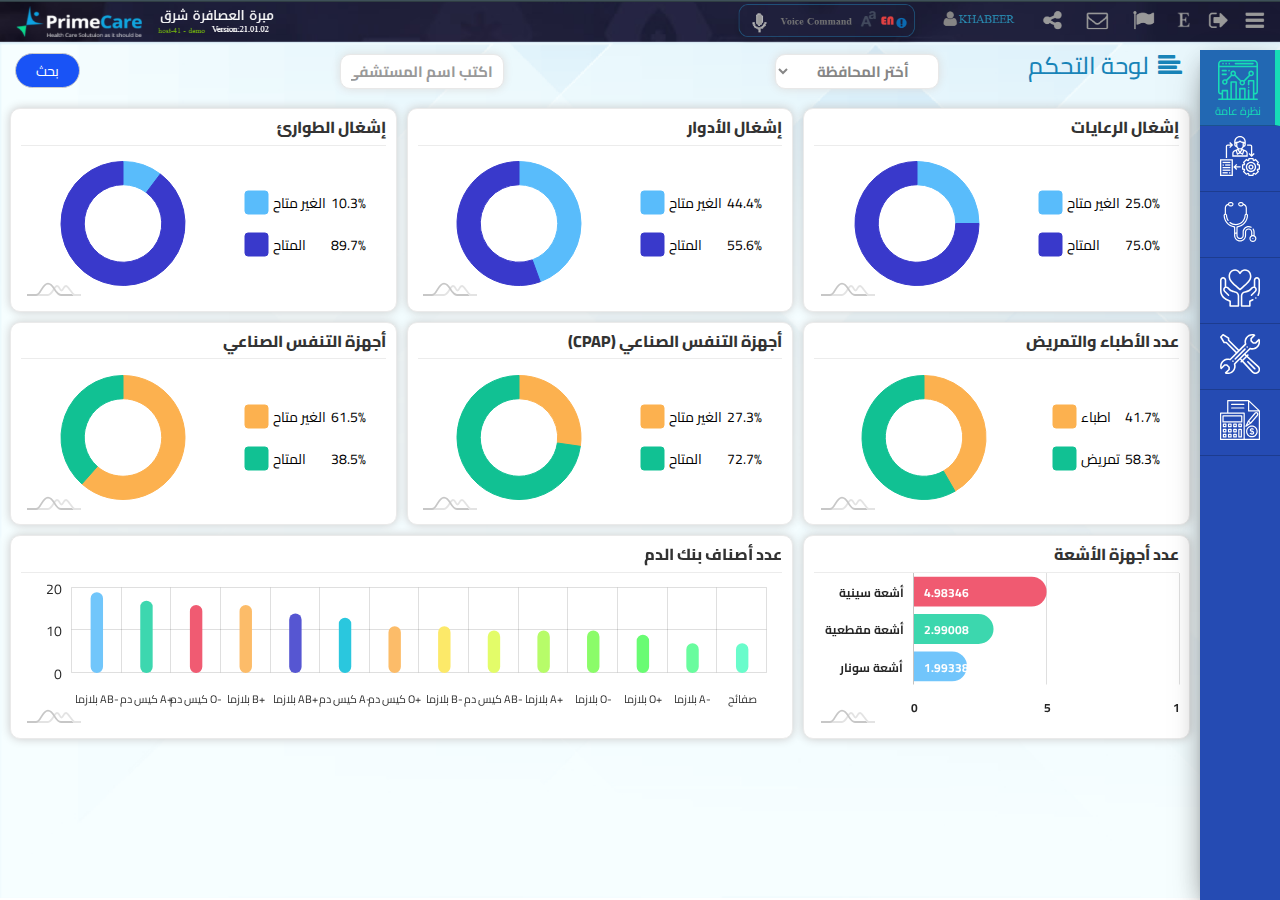
<file: index.html>
<!DOCTYPE html>
<html lang="ar">
<head>
  <meta charset="UTF-8">
  <meta name="viewport" content="width=device-width, initial-scale=1.0">
  <title>Document</title>
  <link rel="preconnect" href="https://fonts.gstatic.com">
  <link href="https://fonts.googleapis.com/css2?family=Cairo:wght@200;300;400;600;700;900&display=swap" rel="stylesheet">
  <link rel="stylesheet" href="https://stackpath.bootstrapcdn.com/font-awesome/4.7.0/css/font-awesome.min.css">
  <link rel="stylesheet" href="css/bootstrap.css">
  <link rel="stylesheet" href="css/copy.css">
  
</head>
<body>
  <header class="header">
    <img src="img/nav.PNG" alt="">
  </header>
  <div class="master-page">
    <aside class="aside" role="tablist">
      <ul class="list-unstyled">
        <li class="list-item active" data-value='overview.html'>
          <a  href="#" >
            <svg version="1.1" id="Capa_1" xmlns="http://www.w3.org/2000/svg" xmlns:xlink="http://www.w3.org/1999/xlink" x="0px" y="0px"
	 viewBox="0 0 512 512" style="enable-background:new 0 0 512 512;" xml:space="preserve">
<g>
	<g>
		<path d="M477.083,440.502c19.253,0,34.917-15.664,34.917-34.918V50c0-27.57-22.43-50-50-50H50C22.43,0,0,22.43,0,50v355.584
			c0,19.254,15.664,34.918,34.917,34.918H46V492H10c-5.523,0-10,4.478-10,10c0,5.522,4.477,10,10,10h492c5.523,0,10-4.478,10-10
			c0-5.522-4.477-10-10-10h-36v-51.498H477.083z M20,50c0-16.542,13.458-30,30-30h412c16.542,0,30,13.458,30,30v22H21.004
			c-0.339,0-0.674,0.018-1.004,0.051V50z M110,492H66v-90h44V492z M222,492h-44V291.432h44V492z M334,492h-44V376h44V492z
			 M456,256.5h-64c-5.523,0-10,4.478-10,10v50.499c0,5.522,4.477,10,10,10s10-4.478,10-10V276.5h44V492h-44V384.25
			c0-5.522-4.477-10-10-10s-10,4.478-10,10V492h-28V366c0-5.522-4.477-10-10-10h-64c-5.523,0-10,4.478-10,10v126h-28V281.432
			c0-5.522-4.477-10-10-10h-64c-5.523,0-10,4.478-10,10V492h-28V392c0-5.522-4.477-10-10-10H56c-5.523,0-10,4.478-10,10v28.502
			H34.917c-8.226,0-14.917-6.692-14.917-14.918V91.949C20.33,91.982,20.665,92,21.004,92H492v313.584
			c0,8.226-6.692,14.918-14.917,14.918H466V266.5C466,260.978,461.523,256.5,456,256.5z"/>
	</g>
</g>
<g>
	<g>
		<path d="M448,36H222.065c-5.523,0-10,4.478-10,10s4.477,10,10,10H448c5.523,0,10-4.478,10-10S453.523,36,448,36z"/>
	</g>
</g>
<g>
	<g>
		<path d="M111.07,38.93C109.21,37.07,106.63,36,104,36s-5.21,1.069-7.07,2.93C95.07,40.79,94,43.37,94,46s1.07,5.21,2.93,7.069
			C98.79,54.93,101.37,56,104,56s5.21-1.07,7.07-2.931C112.93,51.21,114,48.63,114,46S112.93,40.79,111.07,38.93z"/>
	</g>
</g>
<g>
	<g>
		<path d="M71.07,38.93C69.21,37.07,66.63,36,64,36s-5.21,1.069-7.07,2.93C55.07,40.79,54,43.37,54,46s1.07,5.21,2.93,7.069
			C58.79,54.93,61.37,56,64,56s5.21-1.07,7.07-2.931C72.93,51.21,74,48.63,74,46S72.93,40.79,71.07,38.93z"/>
	</g>
</g>
<g>
	<g>
		<path d="M151.07,38.93C149.21,37.07,146.64,36,144,36c-2.63,0-5.21,1.069-7.07,2.93C135.07,40.79,134,43.37,134,46
			s1.07,5.21,2.93,7.069C138.79,54.93,141.37,56,144,56s5.21-1.07,7.07-2.931C152.93,51.21,154,48.63,154,46
			S152.93,40.79,151.07,38.93z"/>
	</g>
</g>
<g>
	<g>
		<path d="M399.07,345.57c-1.86-1.87-4.44-2.93-7.07-2.93s-5.21,1.061-7.07,2.93c-1.86,1.86-2.93,4.44-2.93,7.07
			s1.07,5.21,2.93,7.07c1.86,1.859,4.44,2.93,7.07,2.93s5.21-1.07,7.07-2.93s2.93-4.44,2.93-7.07
			C402,350,400.93,347.43,399.07,345.57z"/>
	</g>
</g>
<g>
	<g>
		<path d="M424,135.939c-19.851,0-36,16.149-36,36c0,7.885,2.555,15.181,6.871,21.118l-66.425,66.425
			c-5.155-2.853-11.077-4.483-17.375-4.483c-5.675,0-11.045,1.325-15.824,3.674l-69.359-69.359
			c2.853-5.155,4.483-11.077,4.483-17.375c0-19.851-16.149-36-36-36s-36,16.149-36,36c0,6.938,1.978,13.42,5.392,18.922
			l-59.053,59.052c-5.155-2.853-11.077-4.483-17.374-4.483c-19.851,0-36,16.149-36,36s16.149,36,36,36c19.851,0,36-16.149,36-36
			c0-6.298-1.63-12.22-4.483-17.375l59.758-59.758c4.763,2.329,10.111,3.641,15.76,3.641c6.297,0,12.219-1.63,17.374-4.483
			l68.68,68.679c-3.391,5.49-5.354,11.95-5.354,18.863c0,19.851,16.149,36,36,36s36-16.149,36-36c0-6.298-1.63-12.22-4.483-17.375
			l68.205-68.205c4.093,1.622,8.546,2.522,13.207,2.522c19.851,0,36-16.149,36-36C460,152.088,443.851,135.939,424,135.939z
			 M87.337,297.432c-8.822,0-16-7.178-16-16c0-8.822,7.178-16,16-16c8.822,0,16,7.178,16,16
			C103.337,290.254,96.159,297.432,87.337,297.432z M194.372,187.939c-8.822,0-16-7.178-16-16c0-8.822,7.178-16,16-16
			s16,7.178,16,16C210.372,180.761,203.194,187.939,194.372,187.939z M311.072,306.999c-8.822,0-16-7.178-16-16
			c0-8.822,7.178-16,16-16c8.822,0,16,7.178,16,16C327.072,299.821,319.894,306.999,311.072,306.999z M424,187.939
			c-8.822,0-16-7.178-16-16c0-8.822,7.178-16,16-16c8.822,0,16,7.178,16,16C440,180.761,432.822,187.939,424,187.939z"/>
	</g>
</g>
<g>
	<g>
		<path d="M148.33,128.951c-1.87-1.86-4.44-2.931-7.07-2.931c-2.64,0-5.22,1.07-7.08,2.931c-1.86,1.859-2.92,4.439-2.92,7.069
			s1.06,5.21,2.92,7.07c1.87,1.86,4.44,2.93,7.08,2.93c2.63,0,5.2-1.069,7.07-2.93c1.86-1.86,2.93-4.44,2.93-7.07
			S150.19,130.81,148.33,128.951z"/>
	</g>
</g>
<g>
	<g>
		<path d="M104,126.021H56c-5.523,0-10,4.478-10,10c0,5.522,4.477,10,10,10h48c5.523,0,10-4.478,10-10
			C114,130.499,109.523,126.021,104,126.021z"/>
	</g>
</g>
<g>
	<g>
		<path d="M104,174.021H56c-5.523,0-10,4.478-10,10c0,5.522,4.477,10,10,10h48c5.523,0,10-4.478,10-10
			C114,178.499,109.523,174.021,104,174.021z"/>
	</g>
</g>

</svg>
            <span>نظرة عامة</span>
          </a>
        </li>
        <li class="list-item " data-value='resources.html'>
          <a  href="#" >
            <svg  viewBox="0 0 496 496"  xmlns="http://www.w3.org/2000/svg"><path d="m496 414.207031v-60.421875l-23.144531-5.914062c-.160157-.390625-.320313-.78125-.488281-1.167969l12.183593-20.535156-42.726562-42.726563-20.535157 12.183594c-.394531-.167969-.785156-.328125-1.167968-.488281l-5.914063-23.136719h-60.421875l-5.914062 23.144531c-.390625.160157-.78125.320313-1.167969.488281l-20.535156-12.183593-42.726563 42.726562 12.183594 20.535157c-.167969.394531-.328125.785156-.488281 1.167968l-23.136719 5.914063v60.421875l23.144531 5.914062c.160157.390625.320313.78125.488281 1.167969l-12.183593 20.535156 42.726562 42.726563 20.535157-12.183594c.394531.167969.785156.328125 1.167968.488281l5.914063 23.136719h60.421875l5.914062-23.144531c.390625-.160157.78125-.320313 1.167969-.488281l20.535156 12.183593 42.726563-42.726562-12.183594-20.535157c.167969-.394531.328125-.785156.488281-1.167968zm-31.542969 25.097657-25.152343 25.152343-17.097657-10.144531-3.847656 1.839844c-2.480469 1.175781-5.015625 2.238281-7.625 3.160156l-4.03125 1.429688-4.910156 19.257812h-35.578125l-4.910156-19.257812-4.03125-1.429688c-2.609376-.914062-5.152344-1.976562-7.625-3.160156l-3.847657-1.839844-17.097656 10.144531-25.152344-25.152343 10.144531-17.097657-1.839843-3.847656c-1.175781-2.480469-2.238281-5.015625-3.160157-7.625l-1.429687-4.03125-19.265625-4.910156v-35.578125l19.257812-4.910156 1.429688-4.03125c.914062-2.609376 1.976562-5.152344 3.160156-7.625l1.839844-3.847657-10.144531-17.097656 25.152343-25.152344 17.097657 10.144531 3.847656-1.839843c2.480469-1.175781 5.015625-2.238281 7.625-3.160157l4.03125-1.429687 4.910156-19.265625h35.578125l4.910156 19.257812 4.03125 1.429688c2.609376.914062 5.152344 1.976562 7.625 3.160156l3.847657 1.839844 17.097656-10.144531 25.152344 25.152343-10.144531 17.097657 1.839843 3.847656c1.175781 2.480469 2.238281 5.015625 3.160157 7.625l1.429687 4.03125 19.265625 4.910156v35.578125l-19.257812 4.910156-1.429688 4.03125c-.914062 2.609376-1.976562 5.152344-3.160156 7.625l-1.839844 3.847657zm0 0"/><path d="m384 320c-35.289062 0-64 28.710938-64 64s28.710938 64 64 64 64-28.710938 64-64-28.710938-64-64-64zm0 112c-26.472656 0-48-21.527344-48-48s21.527344-48 48-48 48 21.527344 48 48-21.527344 48-48 48zm0 0"/><path d="m384 352c-17.648438 0-32 14.351562-32 32s14.351562 32 32 32 32-14.351562 32-32-14.351562-32-32-32zm0 48c-8.824219 0-16-7.175781-16-16s7.175781-16 16-16 16 7.175781 16 16-7.175781 16-16 16zm0 0"/><path d="m202.601562 135.457031c2.679688 7.855469 7.34375 14.78125 13.398438 20.222657v6.785156l-38.039062 14.261718c-15.527344 5.816407-25.960938 20.867188-25.960938 37.449219v41.824219h192v-41.824219c0-16.582031-10.433594-31.632812-25.953125-37.457031l-38.046875-14.261719v-6.777343c6.054688-5.433594 10.71875-12.359376 13.398438-20.222657 15.074218-2.585937 26.601562-15.664062 26.601562-31.457031v-32c0-39.695312-32.296875-72-72-72s-72 32.304688-72 72v32c0 15.792969 11.527344 28.871094 26.601562 31.457031zm61.398438 30.328125-16 26.664063-16-26.664063v-.585937c5.015625 1.785156 10.382812 2.800781 16 2.800781s10.984375-1.023438 16-2.800781zm-43.433594 12.046875 16.128906 26.871094-16.023437 8.007813-10.351563-31.039063zm107.433594 36.34375v25.824219h-160v-25.824219c0-9.953125 6.257812-18.976562 15.574219-22.472656l11.761719-4.40625 15.992187 47.984375 36.671875-18.335938 36.671875 18.335938 15.992187-47.984375 11.769532 4.414063c9.308594 3.488281 15.566406 12.511718 15.566406 22.464843zm-42.320312-32.503906-10.351563 31.046875-16.023437-8.007812 16.128906-26.878907zm-37.679688-29.671875c-17.648438 0-32-14.351562-32-32v-32.542969c11.710938-1.234375 22.761719-5.503906 32-12.769531 9.238281 7.273438 20.289062 11.535156 32 12.769531v32.542969c0 17.648438-14.351562 32-32 32zm48-34.222656v-27.546875c4.761719 2.777343 8 7.882812 8 13.777343 0 5.894532-3.238281 10.992188-8 13.769532zm-48-101.777344c30.871094 0 56 25.121094 56 56v4.449219c-4.726562-2.753907-10.144531-4.449219-16-4.449219h-1.375c-12.457031 0-24.167969-4.847656-32.96875-13.65625l-5.65625-5.664062-5.65625 5.664062c-8.808594 8.808594-20.511719 13.65625-32.96875 13.65625h-1.375c-5.855469 0-11.273438 1.695312-16 4.449219v-4.449219c0-30.878906 25.128906-56 56-56zm-48 74.222656v27.546875c-4.761719-2.777343-8-7.882812-8-13.777343 0-5.894532 3.238281-10.992188 8-13.769532zm0 0"/><path d="m0 496h160v-208h-160zm16-192h128v176h-128zm0 0"/><path d="m32 320h96v16h-96zm0 0"/><path d="m32 352h16v16h-16zm0 0"/><path d="m64 352h64v16h-64zm0 0"/><path d="m32 384h96v16h-96zm0 0"/><path d="m32 416h96v16h-96zm0 0"/><path d="m112 448h16v16h-16zm0 0"/><path d="m32 448h64v16h-64zm0 0"/><path d="m213.65625 357.65625-11.3125-11.3125-37.65625 37.65625 37.65625 37.65625 11.3125-11.3125-18.34375-18.34375h60.6875v-16h-60.6875zm0 0"/><path d="m88 128c0-4.40625 3.585938-8 8-8h36.6875l-18.34375 18.34375 11.3125 11.3125 37.65625-37.65625-37.65625-37.65625-11.3125 11.3125 18.34375 18.34375h-36.6875c-13.230469 0-24 10.769531-24 24v144h16zm0 0"/><path d="m384 128v100.6875l-18.34375-18.34375-11.3125 11.3125 37.65625 37.65625 37.65625-37.65625-11.3125-11.3125-18.34375 18.34375v-100.6875c0-13.230469-10.769531-24-24-24h-40v16h40c4.414062 0 8 3.59375 8 8zm0 0"/></svg>
            <span>ادارة الموارد</span>
          </a>
        </li>
        <li class="list-item " data-value='medical.html'>
          <a  href="#" >
            <svg id="Capa_1" enable-background="new 0 0 512 512"  viewBox="0 0 512 512"  xmlns="http://www.w3.org/2000/svg"><g><path d="m421 459.5c-4.136 0-7.5 3.364-7.5 7.5s3.364 7.5 7.5 7.5 7.5-3.364 7.5-7.5-3.364-7.5-7.5-7.5zm22.5-31.446v-43.294c0-15.047-4.354-29.64-12.593-42.202-2.271-3.463-6.919-4.429-10.385-2.158-3.464 2.271-4.43 6.921-2.158 10.384 6.631 10.111 10.136 21.86 10.136 33.976v37.877c-2.441-.411-4.944-.637-7.5-.637s-5.059.226-7.5.637v-37.877c0-25.987-21.138-47.13-47.12-47.13-25.987 0-47.13 21.143-47.13 47.13v43.28c0 34.253-27.871 62.12-62.13 62.12-34.253 0-62.12-27.867-62.12-62.12v-22.312c2.327.834 4.95 1.292 7.519 1.292 2.591 0 5.106-.458 7.481-1.297v22.317c0 25.982 21.138 47.12 47.12 47.12 25.987 0 47.13-21.138 47.13-47.12v-43.28c0-34.258 27.871-62.13 62.13-62.13 10.166 0 20.255 2.521 29.176 7.291 3.654 1.952 8.197.575 10.15-3.078s.574-8.197-3.078-10.15c-11.089-5.928-23.623-9.062-36.248-9.062-42.529 0-77.13 34.6-77.13 77.13v43.28c0 17.711-14.413 32.12-32.13 32.12-17.711 0-32.12-14.409-32.12-32.12v-102.435c76.673-11.062 134-76.954 134-154.885 0-9.429-6.171-18.14-15-21.23v-71.991c0-25.834-17.146-48.042-41.522-54.867-2.511-12.88-13.874-22.633-27.478-22.633h-15c-15.439 0-28 12.561-28 28s12.561 28 28 28h15c11.939 0 22.151-7.514 26.17-18.058 16.479 5.862 27.83 21.51 27.83 39.558v72.027c-8.74 3.148-14.968 11.656-15.001 21.58-.208 61.268-50.227 111.114-111.499 111.114-25.738 0-50.866-9.018-70.756-25.391-3.197-2.632-7.924-2.175-10.557 1.023s-2.175 7.925 1.023 10.557c22.567 18.579 51.081 28.811 80.289 28.811 69.516 0 126.263-56.552 126.499-126.063.014-4.153 3.181-7.708 7.059-7.925 4.244-.237 7.942 3.228 7.942 7.488 0 71.665-53.615 132.07-124.714 140.508-5.294.628-9.286 5.11-9.286 10.425v62.865c.023 4.21-3.668 7.689-7.873 7.491-3.93-.185-7.127-3.736-7.127-7.915v-62.441c0-5.315-3.992-9.797-9.286-10.425-71.098-8.438-124.713-68.843-124.713-140.508 0-4.255 3.694-7.725 7.941-7.488 3.879.216 7.046 3.771 7.06 7.925.085 25.115 7.547 49.377 21.578 70.165 2.317 3.433 6.977 4.337 10.413 2.021 3.433-2.317 4.338-6.979 2.021-10.413-12.362-18.314-18.937-39.692-19.012-61.823-.033-9.924-6.26-18.432-15.001-21.58v-72.028c0-18.048 11.351-33.696 27.83-39.558 4.019 10.544 14.231 18.058 26.17 18.058h15c15.439 0 28-12.561 28-28s-12.561-28-28-28h-15c-13.604 0-24.967 9.753-27.478 22.633-24.376 6.825-41.522 29.033-41.522 54.867v71.993c-8.84 3.097-15 11.824-15 21.228 0 77.931 57.327 143.823 134 154.885v102.434c0 42.524 34.596 77.12 77.12 77.12 42.529 0 77.13-34.596 77.13-77.12v-43.28c0-17.716 14.413-32.13 32.13-32.13 17.711 0 32.12 14.414 32.12 32.13v43.294c-13.437 7.793-22.5 22.326-22.5 38.946 0 24.813 20.187 45 45 45s45-20.187 45-45c0-16.62-9.063-31.153-22.5-38.946zm-168.5-387.054h-15c-7.168 0-13-5.832-13-13s5.832-13 13-13h15c7.168 0 13 5.832 13 13s-5.832 13-13 13zm-145-26h15c7.168 0 13 5.832 13 13s-5.832 13-13 13h-15c-7.168 0-13-5.832-13-13s5.832-13 13-13zm291 482c-16.542 0-30-13.458-30-30s13.458-30 30-30 30 13.458 30 30-13.458 30-30 30z"/></g></svg>
            <span>طبية</span>
          </a>
        </li>
        <li class="list-item" data-value='Help.html'>
          <a href="#" >
            <svg id="Capa_1" enable-background="new 0 0 512 512"  viewBox="0 0 512 512"  xmlns="http://www.w3.org/2000/svg"><g><path d="m402.82 106c0-34.796-22.77-90-83.87-90-25.104 0-46.221 11.835-62.95 35.229-16.729-23.394-37.847-35.229-62.95-35.229-61.101 0-83.87 55.204-83.87 90 0 59.993 46.822 97.52 110.787 152.217 9.399 8.036 19.118 16.347 29.48 25.337 1.88 1.631 4.216 2.446 6.553 2.446s4.673-.815 6.553-2.446c10.362-8.99 20.081-17.301 29.48-25.337 66.966-57.263 110.787-93.492 110.787-152.217zm-146.82 156.776c-7.991-6.896-15.612-13.413-23.035-19.761-66.922-57.223-103.785-88.745-103.785-137.015 0-32.743 21.421-70 63.87-70 22.153 0 39.874 12.72 54.176 38.886 1.753 3.208 5.118 5.204 8.774 5.204s7.021-1.996 8.774-5.204c14.302-26.166 32.023-38.886 54.176-38.886 41.856 0 63.87 36.704 63.87 70 0 48.27-36.863 79.792-103.785 137.016-7.423 6.347-15.044 12.864-23.035 19.76z"/><path d="m71.858 408.114 48.142 24.067v53.819c0 5.522 4.478 10 10 10h106c5.522 0 10-4.478 10-10v-130.55c0-30.638-22.983-56.045-53.385-59.093l-.818-.088c-17.597-1.764-48.755-13.8-61.058-26.102l-22.458-22.449c-7.557-7.556-17.6-11.718-28.281-11.718v-80c0-22.056-17.944-40-40-40s-40 17.944-40 40v135.84c0 49.214 27.798 94.239 71.858 116.274zm-51.858-252.114c0-11.028 8.972-20 20-20s20 8.972 20 20v85.361c-12.196 7.052-20 20.2-20 34.639 0 10.681 4.162 20.724 11.719 28.28l51.21 51.22c3.904 3.906 10.236 3.906 14.142.001 3.905-3.904 3.906-10.236.001-14.142l-51.21-51.221c-3.781-3.779-5.862-8.8-5.862-14.138 0-8.464 5.357-16.044 13.332-18.861.001 0 .003-.001.004-.002.002-.001.005-.001.007-.002 6.898-2.448 15.08-.99 20.797 4.728l22.458 22.449c23.186 23.186 73.843 31.91 73.944 31.938 20.214 2.026 35.457 18.879 35.457 39.2v120.55h-86v-50c0-3.788-2.141-7.251-5.528-8.944l-53.669-26.83c-37.503-18.757-60.802-56.456-60.802-98.386z"/><circle cx="459" cy="384" r="10"/><path d="m472 116c-22.056 0-40 17.944-40 40v80c-10.681 0-20.724 4.162-28.279 11.718l-22.462 22.451c-12.301 12.301-43.459 24.337-61.134 26.108l-.662.072c-30.48 3.056-53.463 28.464-53.463 59.101v130.55c0 5.522 4.478 10 10 10h106c5.522 0 10-4.478 10-10v-53.819l32.73-16.362c4.939-2.47 6.942-8.476 4.473-13.416-2.47-4.939-8.477-6.944-13.416-4.473l-38.259 19.126c-3.387 1.693-5.528 5.156-5.528 8.944v50h-86v-120.55c0-20.321 15.243-37.174 35.535-39.208l.662-.072c21.691-2.175 57.606-16.261 73.202-31.857l22.462-22.451c5.733-5.735 13.931-7.162 20.795-4.727.002.001.005.001.007.002.001 0 .003.001.004.002 7.976 2.817 13.333 10.397 13.333 18.861 0 5.338-2.081 10.359-5.861 14.14l-51.21 51.22c-3.905 3.905-3.904 10.237.001 14.142 3.903 3.905 10.237 3.905 14.142-.001l51.21-51.219c7.556-7.558 11.718-17.601 11.718-28.282 0-14.439-7.804-27.587-20-34.639v-85.361c0-11.028 8.972-20 20-20s20 8.972 20 20v135.84c0 18.296-4.617 36.46-13.353 52.528-2.639 4.853-.844 10.924 4.009 13.562 4.851 2.638 10.925.845 13.562-4.009 10.325-18.991 15.782-40.458 15.782-62.081v-135.84c0-22.056-17.944-40-40-40z"/></g></svg>
            <span>معاونة </span>
          </a>
        </li>
        <li class="list-item" data-value='operattion.html'>
          <a href="#" >
            <svg viewBox="0 0 511 511.99968" xmlns="http://www.w3.org/2000/svg"><path d="m347.339844 155.148438c-5.519532 0-10 4.46875-10 9.996093 0 5.523438 4.480468 10 10 10 5.53125 0 10-4.476562 10-10 0-5.527343-4.46875-9.996093-10-9.996093zm0 0"/><path d="m165.644531 336.839844c-5.53125 0-10 4.480468-10 10 0 5.53125 4.46875 10 10 10 5.519531 0 10-4.46875 10-10 0-5.519532-4.480469-10-10-10zm0 0"/><path d="m500.058594 61.519531c-3.375-.785156-6.921875.234375-9.359375 2.695313l-41.457031 41.785156h-19.875l-21.878907-22.667969v-20.152343l40.863281-41.472657c2.417969-2.453125 3.402344-5.980469 2.601563-9.335937-.796875-3.351563-3.265625-6.054688-6.53125-7.15625-10.265625-3.460938-21.007813-5.214844-31.933594-5.214844-32.570312 0-62.160156 15.1875-81.183593 41.667969-17.804688 24.789062-23.292969 55.167969-15.429688 84.242187l-73.660156 73.660156-122.71875-123v-24.140624c0-3.511719-1.84375-6.769532-4.855469-8.574219l-70.707031-42.429688c-3.9375-2.363281-8.972656-1.742187-12.214844 1.503907l-28.28125 28.277343c-3.242188 3.246094-3.863281 8.28125-1.503906 12.21875l42.421875 70.707031c1.804687 3.011719 5.058593 4.851563 8.570312 4.855469l24.132813.007813 122.730468 123-73.378906 73.378906c-29.074218-7.859375-59.46875-2.363281-84.269531 15.453125-26.464844 19.011719-41.640625 48.59375-41.640625 81.164063 0 10.921874 1.753906 21.667968 5.214844 31.929687 1.105468 3.285156 3.835937 5.765625 7.210937 6.546875 3.378907.785156 6.921875-.234375 9.363281-2.695312l41.453126-41.78125h19.984374l22.769532 22.769531v19.984375l-41.78125 41.453125c-2.460938 2.441406-3.480469 5.984375-2.695313 9.363281.78125 3.375 3.261719 6.105469 6.546875 7.210938 10.261719 3.460937 21.007813 5.214843 31.929688 5.214843 32.570312 0 62.148437-15.179687 81.164062-41.644531 17.816406-24.800781 23.3125-55.191406 15.453125-84.265625l58.933594-58.933594 13.5 14.664063-6.195313 6.191406c-3.90625 3.90625-3.90625 10.238281 0 14.144531 3.90625 3.902344 10.234376 3.902344 14.144532 0l5.609375-5.609375 126.664062 137.585938c.09375.101562.191407.199218.289063.296875 23.4375 23.4375 61.410156 23.445312 84.859375-.003907 23.382812-23.394531 23.382812-61.460937 0-84.855468-.101563-.101563-.207031-.199219-.3125-.296875l-137.800781-126.421875 5.546874-5.546875c3.90625-3.902344 3.90625-10.234375 0-14.140625s-10.234374-3.90625-14.144531 0l-6.152343 6.15625-14.691407-13.484375 59.21875-59.21875c8.417969 2.25 17.105469 3.390625 25.90625 3.390625 55.140625 0 99.996094-44.859375 99.996094-99.996094 0-10.925781-1.753906-21.667969-5.214844-31.933594-1.105469-3.285156-3.835937-5.765625-7.210937-6.546875zm-411.773438 40.414063c-1.875-1.878906-4.417968-2.835938-7.074218-2.835938l-22.617188-.007812-35.492188-59.257813 17.238282-17.238281 59.15625 35.5v22.617188c0 2.648437 1.050781 5.1875 2.921875 7.0625l125.65625 125.941406-14.144531 14.140625zm254.363282 195.0625 138.269531 126.847656c15.445312 15.609375 15.398437 40.882812-.144531 56.433594-15.578126 15.578125-40.796876 15.625-56.4375.136718l-127.078126-138.035156zm-14.75-13.535156-44.199219 44.191406-13.5-14.664063 43.007812-43.011719zm84.589843-103.464844c-8.746093 0-17.347656-1.402344-25.558593-4.167969-3.597657-1.207031-7.574219-.277344-10.261719 2.40625-50.132813 50.132813-158.15625 158.152344-197.933594 197.933594-2.6875 2.6875-3.621094 6.664062-2.40625 10.265625 8.3125 24.683594 4.335937 51.011718-10.914063 72.242187-15.207031 21.167969-38.871093 33.3125-64.917968 33.3125-2.925782 0-5.835938-.160156-8.71875-.46875l31.761718-31.515625c1.890626-1.875 2.957032-4.429687 2.957032-7.097656v-28.289062c0-2.652344-1.054688-5.195313-2.929688-7.070313l-28.628906-28.628906c-1.875-1.875-4.417969-2.929688-7.070312-2.929688h-28.289063c-2.667969 0-5.222656 1.066407-7.101563 2.957031l-31.511718 31.761719c-.3125-2.882812-.46875-5.792969-.46875-8.71875 0-26.050781 12.140625-49.710937 33.3125-64.917969 21.226562-15.25 47.558594-19.230468 72.246094-10.914062 3.597656 1.214844 7.574218.28125 10.261718-2.40625.550782-.546875 197.792969-197.792969 197.933594-197.933594 2.6875-2.6875 3.617188-6.660156 2.40625-10.261718-8.316406-24.683594-4.347656-51.003907 10.890625-72.21875 15.21875-21.1875 38.886719-33.335938 64.9375-33.335938 3.015625 0 6.011719.167969 8.980469.496094l-31.101563 31.566406c-1.84375 1.871094-2.875 4.390625-2.875 7.015625v28.289063c0 2.59375 1.003907 5.082031 2.804688 6.945312l27.628906 28.628906c1.882813 1.953125 4.480469 3.054688 7.195313 3.054688h28.289062c2.664062 0 5.21875-1.0625 7.097656-2.957032l31.511719-31.757812c.3125 2.882812.46875 5.792969.46875 8.71875 0 44.109375-35.886719 79.996094-79.996094 79.996094zm0 0"/><path d="m311.988281 186.355469-125.136719 125.136719c-3.902343 3.902343-3.902343 10.234374 0 14.140624 3.90625 3.90625 10.238282 3.90625 14.144532 0l125.136718-125.136718c3.90625-3.902344 3.90625-10.234375 0-14.140625s-10.238281-3.90625-14.144531 0zm0 0"/><path d="m438.355469 452c3.90625 3.894531 10.238281 3.894531 14.144531-.023438 3.898438-3.910156 3.886719-10.242187-.023438-14.140624l-90.136718-89.847657c-3.910156-3.898437-10.246094-3.886719-14.140625.023438-3.902344 3.914062-3.890625 10.242187.019531 14.140625zm0 0"/></svg>
            <span>تشغيلى </span>
          </a>
        </li>
        <li class="list-item" data-value='Finance.html'>
          <a href="#" >
            <svg version="1.1" id="Capa_1" xmlns="http://www.w3.org/2000/svg" xmlns:xlink="http://www.w3.org/1999/xlink" x="0px" y="0px"
              viewBox="0 0 496.941 496.941" style="enable-background:new 0 0 496.941 496.941;" xml:space="preserve">
            <g>
              <g>
                <g>
                  <path d="M37.647,279.341h232.659c4.518,0,7.529-3.012,7.529-7.529v-75.294c0-4.518-3.765-7.529-7.529-7.529H37.647
                    c-4.518,0-7.529,3.012-7.529,7.529v75.294C30.118,276.329,33.129,279.341,37.647,279.341z M45.176,204.047h217.6v60.235h-217.6
                    V204.047z"/>
                  <path d="M73.788,292.894H42.165c-4.518,0-7.529,3.012-7.529,7.529v30.871c0,4.518,3.012,7.529,7.529,7.529h30.871
                    c4.518,0,7.529-3.012,7.529-7.529v-31.624C81.318,295.906,77.553,292.894,73.788,292.894z M49.694,323.765V307.2h15.812v16.565
                    H49.694z"/>
                  <path d="M73.788,356.141H42.165c-4.518,0-7.529,3.012-7.529,7.529v31.624c0,4.518,3.012,7.529,7.529,7.529h30.871
                    c4.518,0,7.529-3.012,7.529-7.529v-31.624C81.318,359.153,77.553,356.141,73.788,356.141z M49.694,387.765V371.2h15.812v16.565
                    H49.694z"/>
                  <path d="M73.788,419.388H42.165c-4.518,0-7.529,3.012-7.529,7.529v31.624c0,4.518,3.012,7.529,7.529,7.529h30.871
                    c4.518,0,7.529-3.012,7.529-7.529v-31.624C81.318,423.153,77.553,419.388,73.788,419.388z M49.694,451.012v-16.565h15.812v16.565
                    H49.694z"/>
                  <path d="M137.788,292.894h-31.624c-4.518,0-7.529,3.012-7.529,7.529v30.871c0,4.518,3.012,7.529,7.529,7.529h31.624
                    c4.518,0,7.529-3.012,7.529-7.529v-31.624C145.318,295.906,141.553,292.894,137.788,292.894z M130.259,323.765h-16.565V307.2
                    h16.565V323.765z"/>
                  <path d="M137.788,356.141h-31.624c-4.518,0-7.529,3.012-7.529,7.529v31.624c0,4.518,3.012,7.529,7.529,7.529h31.624
                    c4.518,0,7.529-3.012,7.529-7.529v-31.624C145.318,359.153,141.553,356.141,137.788,356.141z M130.259,387.765h-16.565V371.2
                    h16.565V387.765z"/>
                  <path d="M137.788,419.388h-31.624c-4.518,0-7.529,3.012-7.529,7.529v31.624c0,4.518,3.012,7.529,7.529,7.529h31.624
                    c4.518,0,7.529-3.012,7.529-7.529v-31.624C145.318,423.153,141.553,419.388,137.788,419.388z M130.259,451.012h-16.565v-16.565
                    h16.565V451.012z"/>
                  <path d="M201.788,292.894h-30.871c-4.518,0-7.529,3.012-7.529,7.529v30.871c0,4.518,3.012,7.529,7.529,7.529h30.871
                    c4.518,0,7.529-3.012,7.529-7.529v-31.624C209.318,295.906,205.553,292.894,201.788,292.894z M194.259,323.765h-15.812V307.2
                    h15.812V323.765z"/>
                  <path d="M201.788,356.141h-30.871c-4.518,0-7.529,3.012-7.529,7.529v31.624c0,4.518,3.012,7.529,7.529,7.529h30.871
                    c4.518,0,7.529-3.012,7.529-7.529v-31.624C209.318,359.153,205.553,356.141,201.788,356.141z M194.259,387.765h-15.812V371.2
                    h15.812V387.765z"/>
                  <path d="M201.788,419.388h-30.871c-4.518,0-7.529,3.012-7.529,7.529v31.624c0,4.518,3.012,7.529,7.529,7.529h30.871
                    c4.518,0,7.529-3.012,7.529-7.529v-31.624C209.318,423.153,205.553,419.388,201.788,419.388z M194.259,451.012h-15.812v-16.565
                    h15.812V451.012z"/>
                  <path d="M265.035,292.894h-30.871c-4.518,0-7.529,3.012-7.529,7.529v30.871c0,4.518,3.012,7.529,7.529,7.529h30.871
                    c4.518,0,7.529-3.012,7.529-7.529v-31.624C272.565,295.906,269.553,292.894,265.035,292.894z M257.506,323.765h-15.812V307.2
                    h15.812V323.765z"/>
                  <path d="M265.035,356.141h-30.871c-4.518,0-7.529,3.012-7.529,7.529v94.871c0,4.518,3.012,7.529,7.529,7.529h30.871
                    c4.518,0,7.529-3.012,7.529-7.529v-94.871C272.565,359.153,269.553,356.141,265.035,356.141z M257.506,451.012h-15.812V371.2
                    h15.812V451.012z"/>
                  <path d="M494.682,131.012L360.659,2.259C359.153,0.753,356.894,0,355.388,0H96.376c-4.518,0-7.529,3.012-7.529,7.529v149.082
                    H7.529c-4.518,0-7.529,3.012-7.529,7.529v325.271c0,4.518,3.012,7.529,7.529,7.529s19.576,0,481.882,0
                    c4.518,0,7.529-3.012,7.529-7.529c0-31.624,0,68.518,0-353.129C496.941,134.776,496.188,131.765,494.682,131.012z
                    M362.918,24.847L470.588,128H362.918V24.847z M292.894,481.882H15.059V171.671h277.835V481.882z M481.882,481.882H307.953
                    V164.141c0-4.518-3.012-7.529-7.529-7.529H103.906V15.059h243.953v121.224c0,4.518,3.012,7.529,7.529,7.529h126.494
                    C481.882,402.071,481.882,478.118,481.882,481.882z"/>
                  <path d="M295.906,47.435H144.565c-4.518,0-7.529,3.012-7.529,7.529s3.012,7.529,7.529,7.529h151.341
                    c4.518,0,7.529-3.012,7.529-7.529C303.435,50.447,300.424,47.435,295.906,47.435z"/>
                  <path d="M295.906,91.859H144.565c-4.518,0-7.529,3.012-7.529,7.529s3.012,7.529,7.529,7.529h151.341
                    c4.518,0,7.529-3.012,7.529-7.529S300.424,91.859,295.906,91.859z"/>
                  <path d="M396.047,317.741c-39.906,0-72.282,32.376-72.282,73.035c0,39.906,32.376,73.035,72.282,73.035
                    s72.282-32.376,72.282-73.035C468.329,350.118,435.953,317.741,396.047,317.741z M396.047,448
                    c-31.624,0-57.224-25.6-57.224-57.977s25.6-57.976,57.224-57.976s57.224,25.6,57.224,57.976S427.671,448,396.047,448z"/>
                  <path d="M418.635,391.529c-3.765-3.765-9.788-6.776-18.071-8.282v-20.329c5.271,0.753,10.541,3.012,15.059,6.023l6.776-9.788
                    c-6.776-4.518-14.306-7.529-21.835-8.282V345.6h-6.776v5.271c-6.776,0-12.8,2.259-16.565,6.776
                    c-4.518,3.765-6.776,9.035-6.776,15.059c0,6.023,1.506,10.541,5.271,14.306c3.765,3.012,9.788,6.024,17.318,7.529v21.082
                    c-6.024-0.753-12.8-3.765-18.071-9.035l-7.529,9.035c7.529,6.776,16.565,10.541,26.353,12.047v7.529h6.776v-7.529
                    c7.529,0,12.8-2.259,17.318-6.776c4.518-3.765,6.776-9.035,6.776-15.059C424.659,399.812,422.4,394.541,418.635,391.529z
                    M393.788,380.988L393.788,380.988c-3.765-1.506-6.777-2.259-8.282-3.765s-2.259-3.012-2.259-6.023
                    c0-2.259,0.753-4.518,3.012-6.024c1.506-1.506,4.518-2.259,7.529-3.012V380.988z M408.094,412.612
                    c-2.259,1.506-4.518,3.012-8.282,3.012v-19.576c4.518,1.506,7.529,3.012,9.035,3.765c1.506,1.506,2.259,3.765,2.259,6.024
                    C411.106,408.847,410.353,411.106,408.094,412.612z"/>
                  <path d="M346.353,257.506c-0.753,0,0,0,0,0.753l-30.871,65.506c-1.506,3.012-0.753,6.776,2.259,9.035
                    c2.259,2.259,6.024,2.259,9.035,0.753l59.482-40.659l0.753-0.753c0,0,0.753,0,0.753-0.753l82.824-97.129
                    c9.788-11.294,8.282-27.859-3.012-37.647c-4.518-3.765-10.541-6.023-17.318-6.023c-7.529,0-15.059,3.012-20.329,9.035
                    l-82.824,97.129C347.106,256.753,347.106,257.506,346.353,257.506z M441.976,169.412c3.765-4.518,11.294-5.271,15.812-1.506
                    c5.271,4.518,5.271,11.294,1.506,16.565l-78.306,91.106l-17.318-15.059L441.976,169.412z M369.694,285.365l-28.612,19.576
                    l15.059-31.624L369.694,285.365z"/>
                </g>
              </g>
            </g>

            </svg>
            <span>مالية </span>
          </a>
        </li>
        
      </ul>
    </aside>
    <section class="dash-board">
      <div id="content">
        <div class="filter-container">
          <div class="container-fluid">
            <div class="row">
              <div class="col-lg-12">
                  <div class="filter">
                    <h3>
                      <a class="icon-aside" href="#"><i class="fa fa-align-left  fa-fw" ></i></a>
                      
                      <span>لوحة التحكم</span>
                    </h3>
                    <form class="form-inline">
                      <div class="form-group">
                        <select class="form-control">
                          <option>أختر المحافظة</option>
                          <option>القاهرة </option>
                          <option>الجيزة</option>
                          <option>الاسكندرية</option>
                          <option>بورسعيد</option>
                          <option>شمال سيناء</option>
                          <option>جنوب سيناء</option>
                          <option>الوادى الجديد</option>
                          <option>مرسى مطروح</option>
                        </select>
                      </div>
                      <div class="form-group">
                        <input type="text" class="form-control"  placeholder="اكتب اسم المستشفى">
                      </div>
                      
                      <button type="submit" class="btn btn-default">بحث</button>
                    </form>
                  </div>
              </div>
              
              </div>
          </div>
        </div>
      
        <div id="operation  " class="operation show">
          <div class="chart-continer">
            <div class="container-fluid">
            <div class="row">
          <div class="col-lg-4 col-12 p-5">
            <div class="box-charts">
              <h4 class="box-charts-tilte">إشغال الرعايات
              </h4>
              <div class="box-charts-body">
                <div id="AmbulancesChartDiv"></div>
              </div>
            </div>
          </div>
          <div class="col-lg-4 col-12 p-5">
            <div class="box-charts">
              <h4 class="box-charts-tilte">إشغال الأدوار
              </h4>
              <div class="box-charts-body">
                <div id="AmbulancesChartDiv7"></div>
              </div>
            </div>
          </div>
          <div class="col-lg-4 col-12 p-5">
            <div class="box-charts">
              <h4 class="box-charts-tilte">إشغال الطوارئ
              </h4>
              <div class="box-charts-body">
                <div id="AmbulancesChartDiv8"></div>
              </div>
            </div>
          </div>
        </div>
        <div class="row">
          <div class="col-lg-4 col-12 p-5">
            <div class="box-charts">
              <h4 class="box-charts-tilte">عدد الأطباء والتمريض
              </h4>
              <div class="box-charts-body">
                <div id="RequestsChartDiv"></div>
              </div>
            </div>
          </div>
          <div class="col-lg-4 col-12 p-5">
            <div class="box-charts">
              <h4 class="box-charts-tilte">أجهزة التنفس الصناعي (CPAP)
              </h4>
              <div class="box-charts-body">
                <div id="RequestsChartDivTwo"></div>
              </div>
            </div>
          </div>
          <div class="col-lg-4 col-12 p-5">
            <div class="box-charts">
              <h4 class="box-charts-tilte">أجهزة التنفس الصناعي
              </h4>
              <div class="box-charts-body">
                <div id="RequestsChartDivThree"></div>
              </div>
            </div>
          </div>
        </div>
        <div class="row">
              <div class="col-lg-4 col-12 p-5">
                <div class="box-charts">
                  <h4 class="box-charts-tilte">عدد أجهزة الأشعة
                  </h4>
                  <div class="box-charts-body">
                    <div id="ICUSchartdiv"></div>
                  </div>
                </div>
              </div>
              <div class="col-lg-8 col-12 p-5">
                <div class="box-charts">
                  <h4 class="box-charts-tilte">عدد أصناف بنك الدم
                  </h4>
                  <div class="box-charts-body">
                    <div id="Typeschartdiv"></div>
                  </div>
                </div>
              </div>
              <!-- <div class="col-lg-4 col-12 p-5">
                <div class="box-charts">
                  <h4 class="box-charts-tilte">الأكثر طلبا                </h4>
                  <div class="box-charts-body">
                    <div id="TimeAveragechartdiv"></div>
                  </div>
                </div>
              </div> -->
              
            </div>
          </div>
          </div>
        </div>
        
      </div>
      
    </section>
  </div>
  <script src="js/jquery-3.5.1.min.js"></script>
  <script src="js/bootstrap.min.js"></script>
  <script src="Charts/core.js"></script>
  <script src="Charts/charts.js"></script>
  <script src="Charts/themes/animated.js"></script>
  <script src="js/main.js"></script>
  <script>
    $('.catagory a').click(function () {
      $(this).addClass('active').parent().siblings().find("a").removeClass('active');
    });
  </script>
  <script>
    var array=[];
    var ICUArray=[];
    
    function LoadPage(){
      var GouvId=$("#GouvId").val();
      var FromDate=$("#FromDate").val();
      var ToDate=$("#ToDate").val();
      window.location='/ar-eg/AmbulanceCommandCenter_/Ambulance_Requests_DashBord?GouvId='+GouvId+'&FromDate='+FromDate+'&ToDate='+ToDate;
    }
    </script>
      <script>
        var o={"country":'بلازما AB-',"visits":19}
        array.push(o);
          </script>
          <script>
        var o={"country":'كيس دم A+',"visits":17}
        array.push(o);
          </script>
          <script>
        var o={"country":'كيس دم O-',"visits":16}
        array.push(o);
          </script>
          
          <script>
        var o={"country":'بلازما B+',"visits":16}
        array.push(o);
          </script>
          <script>
        var o={"country":'بلازما AB+',"visits":14}
        array.push(o);
          </script>
          <script>
        var o={"country":'كيس دم A-',"visits":13}
        array.push(o);
          </script>
          <script>
        var o={"country":'كيس دم O+',"visits":11}
        array.push(o);
          </script>
          <script>
        var o={"country":'بلازما B-',"visits":11}
        array.push(o);
          </script>
          <script>
        var o={"country":'كيس دم AB-',"visits":10}
        array.push(o);
          </script>
          <script>
        var o={"country":'بلازما A+',"visits":10}
        array.push(o);
          </script>
          <script>
        var o={"country":'بلازما O-',"visits":10}
        array.push(o);
          </script>
          <script>
        var o={"country":'بلازما O+',"visits":9}
        array.push(o);
          </script>
          <script>
        var o={"country":'بلازما A-',"visits":7}
        array.push(o);
          </script>
          <script>
        var o={"country":'صفائح',"visits":7}
        array.push(o);
          </script>
      
    
      <script>
    var o={"network":'أشعة سونار',"MAU":2}
    ICUArray.push(o);
      </script>
      <script>
    var o={"network":'أشعة مقطعية',"MAU":3}
    ICUArray.push(o);
      </script>
      <script>
    var o={"network":'أشعة سينية',"MAU":5}
    ICUArray.push(o);
      </script>
      <script>
    
      </script>
    <!---------------------------------Requests-------------------------->
    <script>
    am4core.useTheme(am4themes_animated);
    
    var chart1 = am4core.create("RequestsChartDiv", am4charts.PieChart);
    
    
    chart1.data = [{
      "country": "اطباء",
      "value": 5,
    
    }, {
      "country": "تمريض",
      "value":  7,
    } ];
    
    chart1.responsive.enabled = true;
    chart1.innerRadius = am4core.percent(50);
    
    var series = chart1.series.push(new am4charts.PieSeries());
    series.dataFields.value = "value";
    series.dataFields.category = "country";
    
    series.slices.template.cornerRadius = 0;
    series.slices.template.innerCornerRadius = 0;
    series.alignLabels = false;
    series.labels.template.padding(0, 0, 0, 0);
    
    series.labels.template.bent = true;
    series.labels.template.radius = 4;
    
    series.ticks.template.disabled = true;
    series.alignLabels = false;
    series.labels.template.text = "{value.percent.formatNumber('#.0')}%";
    series.labels.template.radius = 4;
    series.labels.template.fill = am4core.color("white");
    
    
    
    series.slices.template.states.getKey("hover").properties.scale = 1.1;
    series.labels.template.states.create("hover").properties.fill = am4core.color("#000");
    
    series.slices.template.events.on("over", function (event) {
      event.target.dataItem.label.isHover = true;
    })
    
    series.slices.template.events.on("out", function (event) {
      event.target.dataItem.label.isHover = false;
    })
    var colorSet = new am4core.ColorSet();
    colorSet.list = [
    am4core.color("#fcb14f"),
    am4core.color("#11c193"),
    am4core.color("#ee3f5a"),
    
    ].map(function(color) {
      return new am4core.color(color);
    });
    series.colors = colorSet;
    series.ticks.template.disabled = true;
    series.tooltip.getFillFromObject = false;
    series.tooltip.label.propertyFields.fill = "color";
    series.tooltip.background.propertyFields.stroke = "color";
    // this creates initial animation
    series.hiddenState.properties.opacity = 1;
    series.hiddenState.properties.endAngle = -90;
    series.hiddenState.properties.startAngle = -90;
    ///////////////
    /////////////////////
    
    chart1.legend = new am4charts.Legend();
    chart1.legend.position = "right";
    </script>
    <script>
    am4core.useTheme(am4themes_animated);
    
    var chart1 = am4core.create("RequestsChartDivThree", am4charts.PieChart);
    
    
    chart1.data = [{
      "country": "الغير متاح",
      "value": 8,
    
    }, {
      "country": " المتاح",
      "value": 5,
    } ];
    
    chart1.responsive.enabled = true;
    chart1.innerRadius = am4core.percent(50);
    
    var series = chart1.series.push(new am4charts.PieSeries());
    series.dataFields.value = "value";
    series.dataFields.category = "country";
    
    series.slices.template.cornerRadius = 0;
    series.slices.template.innerCornerRadius = 0;
    series.alignLabels = false;
    series.labels.template.padding(0, 0, 0, 0);
    
    series.labels.template.bent = true;
    series.labels.template.radius = 4;
    
    series.ticks.template.disabled = true;
    series.alignLabels = false;
    series.labels.template.text = "{value.percent.formatNumber('#.0')}%";
    series.labels.template.radius = 4;
    series.labels.template.fill = am4core.color("white");
    
    
    
    series.slices.template.states.getKey("hover").properties.scale = 1.1;
    series.labels.template.states.create("hover").properties.fill = am4core.color("#000");
    
    series.slices.template.events.on("over", function (event) {
      event.target.dataItem.label.isHover = true;
    })
    
    series.slices.template.events.on("out", function (event) {
      event.target.dataItem.label.isHover = false;
    })
    var colorSet = new am4core.ColorSet();
    colorSet.list = [
    am4core.color("#fcb14f"),
    am4core.color("#11c193"),
    am4core.color("#ee3f5a"),
    
    ].map(function(color) {
      return new am4core.color(color);
    });
    series.colors = colorSet;
    series.ticks.template.disabled = true;
    series.tooltip.getFillFromObject = false;
    series.tooltip.label.propertyFields.fill = "color";
    series.tooltip.background.propertyFields.stroke = "color";
    // this creates initial animation
    series.hiddenState.properties.opacity = 1;
    series.hiddenState.properties.endAngle = -90;
    series.hiddenState.properties.startAngle = -90;
    ///////////////
    /////////////////////
    
    chart1.legend = new am4charts.Legend();
    chart1.legend.position = "right";
    </script>
    <script>
    am4core.useTheme(am4themes_animated);
    
    var chart1 = am4core.create("RequestsChartDivTwo", am4charts.PieChart);
    
    
    chart1.data = [{
      "country": "الغير متاح ",
      "value": 3,
    
    }, {
      "country": " المتاح",
      "value": 8,
    } ];
    
    chart1.responsive.enabled = true;
    chart1.innerRadius = am4core.percent(50);
    
    var series = chart1.series.push(new am4charts.PieSeries());
    series.dataFields.value = "value";
    series.dataFields.category = "country";
    
    series.slices.template.cornerRadius = 0;
    series.slices.template.innerCornerRadius = 0;
    series.alignLabels = false;
    series.labels.template.padding(0, 0, 0, 0);
    
    series.labels.template.bent = true;
    series.labels.template.radius = 4;
    
    series.ticks.template.disabled = true;
    series.alignLabels = false;
    series.labels.template.text = "{value.percent.formatNumber('#.0')}%";
    series.labels.template.radius = 4;
    series.labels.template.fill = am4core.color("white");
    
    
    
    series.slices.template.states.getKey("hover").properties.scale = 1.1;
    series.labels.template.states.create("hover").properties.fill = am4core.color("#000");
    
    series.slices.template.events.on("over", function (event) {
      event.target.dataItem.label.isHover = true;
    })
    
    series.slices.template.events.on("out", function (event) {
      event.target.dataItem.label.isHover = false;
    })
    var colorSet = new am4core.ColorSet();
    colorSet.list = [
    am4core.color("#fcb14f"),
    am4core.color("#11c193"),
    am4core.color("#ee3f5a"),
    
    ].map(function(color) {
      return new am4core.color(color);
    });
    series.colors = colorSet;
    series.ticks.template.disabled = true;
    series.tooltip.getFillFromObject = false;
    series.tooltip.label.propertyFields.fill = "color";
    series.tooltip.background.propertyFields.stroke = "color";
    // this creates initial animation
    series.hiddenState.properties.opacity = 1;
    series.hiddenState.properties.endAngle = -90;
    series.hiddenState.properties.startAngle = -90;
    ///////////////
    /////////////////////
    
    chart1.legend = new am4charts.Legend();
    chart1.legend.position = "right";
    </script>
    
    <!---------------------------------Types---------------------->
    <script>
    am4core.ready(function() {
    
      // Themes begin
      am4core.useTheme(am4themes_animated);
      // Themes end
    
      var chart = am4core.create("Typeschartdiv", am4charts.XYChart);
      chart.hiddenState.properties.opacity = 0; // this creates initial fade-in
    
      chart.data = array;
    
      chart.colors.list = [
      am4core.color("#59bcfb"),
      am4core.color("#1cd1a1"),
      am4core.color("#ee3f5a"),
      am4core.color("#fcb14f"),
      am4core.color("#3939cb"),
      am4core.color("#05bed9"),
      am4core.color("#fcb14f"),
    
      ];
      var categoryAxis = chart.xAxes.push(new am4charts.CategoryAxis());
      categoryAxis.renderer.grid.template.location = 0;
      categoryAxis.dataFields.category = "country";
      categoryAxis.renderer.minGridDistance = 40;
      categoryAxis.fontSize = 11;
      categoryAxis.renderer.labels.template.dy = 5;
    
    
    
    
    
    
      var valueAxis = chart.yAxes.push(new am4charts.ValueAxis());
      valueAxis.min = 0;
      valueAxis.renderer.minGridDistance = 30;
      valueAxis.renderer.baseGrid.disabled = true;
    
    
      var series = chart.series.push(new am4charts.ColumnSeries());
      series.dataFields.categoryX = "country";
      series.dataFields.valueY = "visits";
    
    
      series.tooltip.getFillFromObject = false;
      series.tooltip.label.propertyFields.fill = "#fcb14f" ;
      series.tooltip.background.propertyFields.stroke =   "#fcb14f" ;
    
    
    
      series.columns.template.tooltipText = "{valueY.value}";
    
      series.columns.template.tooltipY = 0;
      series.columns.template.strokeOpacity = 0;
      series.columns.template.width = am4core.percent(25);
      series.columns.template.column.cornerRadiusBottomRight = 20;
      series.columns.template.column.cornerRadiusTopRight = 20;
      series.columns.template.column.cornerRadiusBottomLeft = 20;
      series.columns.template.column.cornerRadiusTopLeft = 20;
      // as by default columns of the same series are of the same color, we add adapter which takes colors from chart.colors color set
      series.columns.template.adapter.add("fill", function(fill, target) {
          return chart.colors.getIndex(target.dataItem.index);
      });
    
    }); // end am4core.ready()
    </script>
    
    
    
    
    
    <!--------------------------------Ambulances------------------------->
    
    <script>
    am4core.useTheme(am4themes_animated);
    
    var chart4 = am4core.create("AmbulancesChartDiv", am4charts.PieChart);
    
    
    chart4.data = [{
      "country": "الغير متاح",
      "value": 50,
    
    }, {
      "country": " المتاح",
      "value": 150,
    } ];
    
    chart4.responsive.enabled = true;
    chart4.innerRadius = am4core.percent(50);
    
    var series = chart4.series.push(new am4charts.PieSeries());
    series.dataFields.value = "value";
    series.dataFields.category = "country";
    
    series.slices.template.cornerRadius = 0;
    series.slices.template.innerCornerRadius = 0;
    series.alignLabels = false;
    series.labels.template.padding(0, 0, 0, 0);
    
    series.labels.template.bent = true;
    series.labels.template.radius = 4;
    
    series.slices.template.states.getKey("hover").properties.scale = 1.1;
    series.labels.template.states.create("hover").properties.fill = am4core.color("#000");
    series.tooltip.getFillFromObject = false;
    series.tooltip.label.propertyFields.fill = "color";
    series.tooltip.background.propertyFields.stroke = "color";
    
    series.ticks.template.disabled = true;
    series.alignLabels = false;
    series.labels.template.text = "{value.percent.formatNumber('#.0')}%";
    series.labels.template.radius = 4;
    series.labels.template.fill = am4core.color("white");
    
    
    
    series.slices.template.events.on("over", function (event) {
      event.target.dataItem.label.isHover = true;
    })
    
    series.slices.template.events.on("out", function (event) {
      event.target.dataItem.label.isHover = false;
    })
    var colorSet = new am4core.ColorSet();
    
    
    colorSet.list = [
    am4core.color("#59bcfb"),
     
    //am4core.color("#ee3f5a"),
    //am4core.color("#fcb14f"),
    am4core.color("#3939cb"),
    //am4core.color("#05bed9"),
    // am4core.color("#fcb14f"),
    
    ].map(function(color) {
      return new am4core.color(color);
    });
    series.colors = colorSet;
    series.ticks.template.disabled = true;
    
    // this creates initial animation
    series.hiddenState.properties.opacity = 1;
    series.hiddenState.properties.endAngle = -90;
    series.hiddenState.properties.startAngle = -90;
    ///////////////
    /////////////////////
    
    chart4.legend = new am4charts.Legend();
    chart4.legend.position = "right";
    </script>
    <script>
    am4core.useTheme(am4themes_animated);
    
    var chart4 = am4core.create("AmbulancesChartDiv8", am4charts.PieChart);
    
    
    chart4.data = [{
      "country": "الغير متاح",
      "value": 18,
    
    }, {
      "country": "  المتاح",
      "value": 157,
    } ];
    
    chart4.responsive.enabled = true;
    chart4.innerRadius = am4core.percent(50);
    
    var series = chart4.series.push(new am4charts.PieSeries());
    series.dataFields.value = "value";
    series.dataFields.category = "country";
    
    series.slices.template.cornerRadius = 0;
    series.slices.template.innerCornerRadius = 0;
    series.alignLabels = false;
    series.labels.template.padding(0, 0, 0, 0);
    
    series.labels.template.bent = true;
    series.labels.template.radius = 4;
    
    series.slices.template.states.getKey("hover").properties.scale = 1.1;
    series.labels.template.states.create("hover").properties.fill = am4core.color("#000");
    series.tooltip.getFillFromObject = false;
    series.tooltip.label.propertyFields.fill = "color";
    series.tooltip.background.propertyFields.stroke = "color";
    
    series.ticks.template.disabled = true;
    series.alignLabels = false;
    series.labels.template.text = "{value.percent.formatNumber('#.0')}%";
    series.labels.template.radius = 4;
    series.labels.template.fill = am4core.color("white");
    
    
    
    series.slices.template.events.on("over", function (event) {
      event.target.dataItem.label.isHover = true;
    })
    
    series.slices.template.events.on("out", function (event) {
      event.target.dataItem.label.isHover = false;
    })
    var colorSet = new am4core.ColorSet();
    
    
    colorSet.list = [
    am4core.color("#59bcfb"),
     
    //am4core.color("#ee3f5a"),
    //am4core.color("#fcb14f"),
    am4core.color("#3939cb"),
    //am4core.color("#05bed9"),
    // am4core.color("#fcb14f"),
    
    ].map(function(color) {
      return new am4core.color(color);
    });
    series.colors = colorSet;
    series.ticks.template.disabled = true;
    
    // this creates initial animation
    series.hiddenState.properties.opacity = 1;
    series.hiddenState.properties.endAngle = -90;
    series.hiddenState.properties.startAngle = -90;
    ///////////////
    /////////////////////
    
    chart4.legend = new am4charts.Legend();
    chart4.legend.position = "right";
    </script>
    <script>
    am4core.useTheme(am4themes_animated);
    
    var chart4 = am4core.create("AmbulancesChartDiv7", am4charts.PieChart);
    
    
    chart4.data = [{
      "country": " الغير متاح",
      "value": 60,
    
    }, {
      "country": " المتاح",
      "value": 75,
    } ];
    
    chart4.responsive.enabled = true;
    chart4.innerRadius = am4core.percent(50);
    
    var series = chart4.series.push(new am4charts.PieSeries());
    series.dataFields.value = "value";
    series.dataFields.category = "country";
    
    series.slices.template.cornerRadius = 0;
    series.slices.template.innerCornerRadius = 0;
    series.alignLabels = false;
    series.labels.template.padding(0, 0, 0, 0);
    
    series.labels.template.bent = true;
    series.labels.template.radius = 4;
    
    series.slices.template.states.getKey("hover").properties.scale = 1.1;
    series.labels.template.states.create("hover").properties.fill = am4core.color("#000");
    series.tooltip.getFillFromObject = false;
    series.tooltip.label.propertyFields.fill = "color";
    series.tooltip.background.propertyFields.stroke = "color";
    
    series.ticks.template.disabled = true;
    series.alignLabels = false;
    series.labels.template.text = "{value.percent.formatNumber('#.0')}%";
    series.labels.template.radius = 4;
    series.labels.template.fill = am4core.color("white");
    
    
    
    series.slices.template.events.on("over", function (event) {
      event.target.dataItem.label.isHover = true;
    })
    
    series.slices.template.events.on("out", function (event) {
      event.target.dataItem.label.isHover = false;
    })
    var colorSet = new am4core.ColorSet();
    
    
    colorSet.list = [
    am4core.color("#59bcfb"),
     
    //am4core.color("#ee3f5a"),
    //am4core.color("#fcb14f"),
    am4core.color("#3939cb"),
    //am4core.color("#05bed9"),
    // am4core.color("#fcb14f"),
    
    ].map(function(color) {
      return new am4core.color(color);
    });
    series.colors = colorSet;
    series.ticks.template.disabled = true;
    
    // this creates initial animation
    series.hiddenState.properties.opacity = 1;
    series.hiddenState.properties.endAngle = -90;
    series.hiddenState.properties.startAngle = -90;
    ///////////////
    /////////////////////
    
    chart4.legend = new am4charts.Legend();
    chart4.legend.position = "right";
    </script>
    
    <!-----------------------------------ICUS------------------------->
    <script>
    am4core.ready(function() {
    
      // Themes begin
      am4core.useTheme(am4themes_animated);
      // Themes end
    
      var chart = am4core.create("ICUSchartdiv", am4charts.XYChart);
    
      chart.colors.list = [
      am4core.color("#59bcfb"),
      am4core.color("#1cd1a1"),
      am4core.color("#ee3f5a"),
      am4core.color("#fcb14f"),
      am4core.color("#3939cb"),
      am4core.color("#05bed9"),
      am4core.color("#fcb14f"),
    
      ];
      chart.padding(0, 0, 0, 0);
       
      var categoryAxis = chart.yAxes.push(new am4charts.CategoryAxis());
      categoryAxis.renderer.grid.template.location = 0;
      categoryAxis.dataFields.category = "network";
      categoryAxis.renderer.minGridDistance = 2;
      categoryAxis.renderer.inversed = true;
      categoryAxis.renderer.grid.template.disabled = true;
    
      var valueAxis = chart.xAxes.push(new am4charts.ValueAxis());
      valueAxis.min = 0;
    
      var series = chart.series.push(new am4charts.ColumnSeries());
      series.dataFields.categoryY = "network";
      series.dataFields.valueX = "MAU";
      series.tooltipText = "{valueX.value}"
      series.columns.template.strokeOpacity = 0;
      series.columns.template.column.cornerRadiusBottomRight = 20;
      series.columns.template.column.cornerRadiusTopRight = 20;
    
      var labelBullet = series.bullets.push(new am4charts.LabelBullet())
      labelBullet.label.horizontalCenter = "left";
      labelBullet.label.dx = 10;
      labelBullet.label.text = "{values.valueX.workingValue}";
      labelBullet.label.fill = am4core.color("#fff");
    
      labelBullet.locationX = 1;
    
    // as by default columns of the same series are of the same color, we add adapter which takes colors from chart.colors color set
    series.columns.template.adapter.add("fill", function(fill, target){
    return chart.colors.getIndex(target.dataItem.index);
    });
    
    categoryAxis.sortBySeries = series;
    chart.data = ICUArray;
    
    
    
    }); // end am4core.ready()
    </script>
    
</body>
</html>
</file>
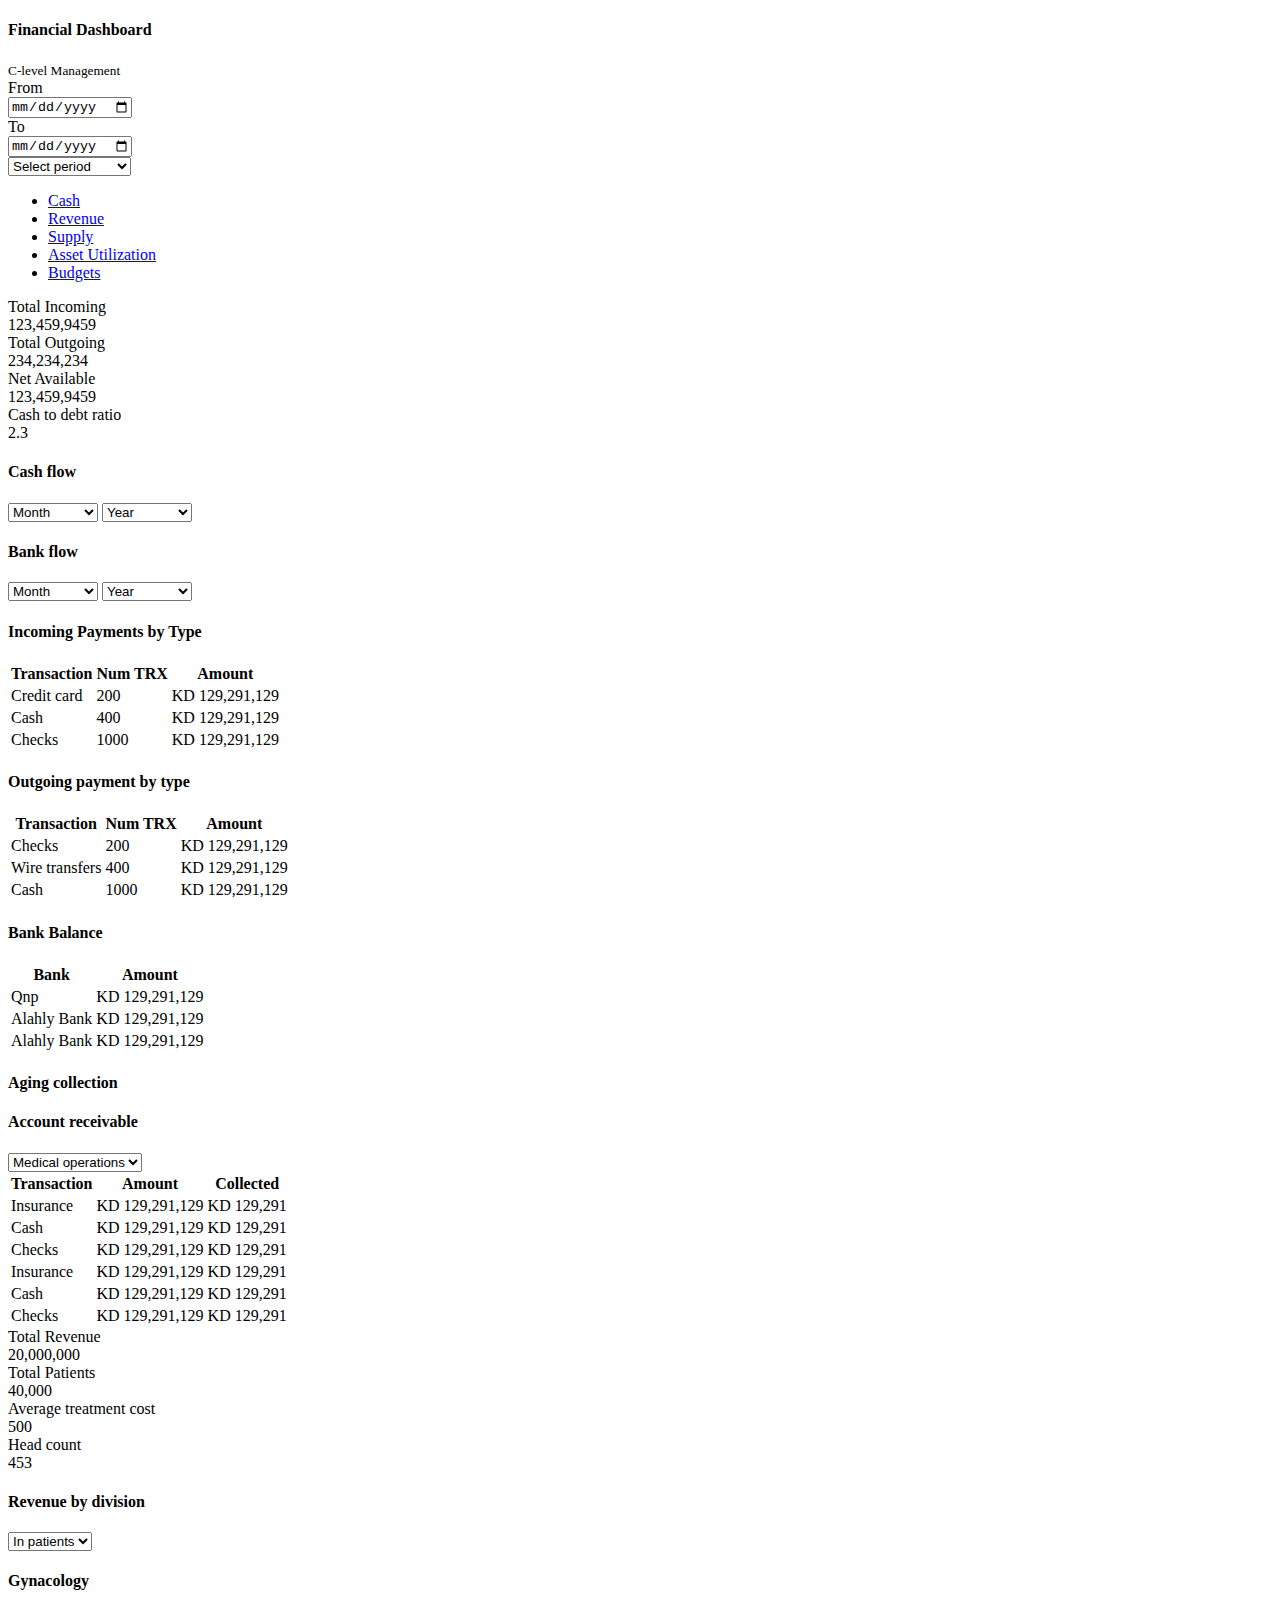
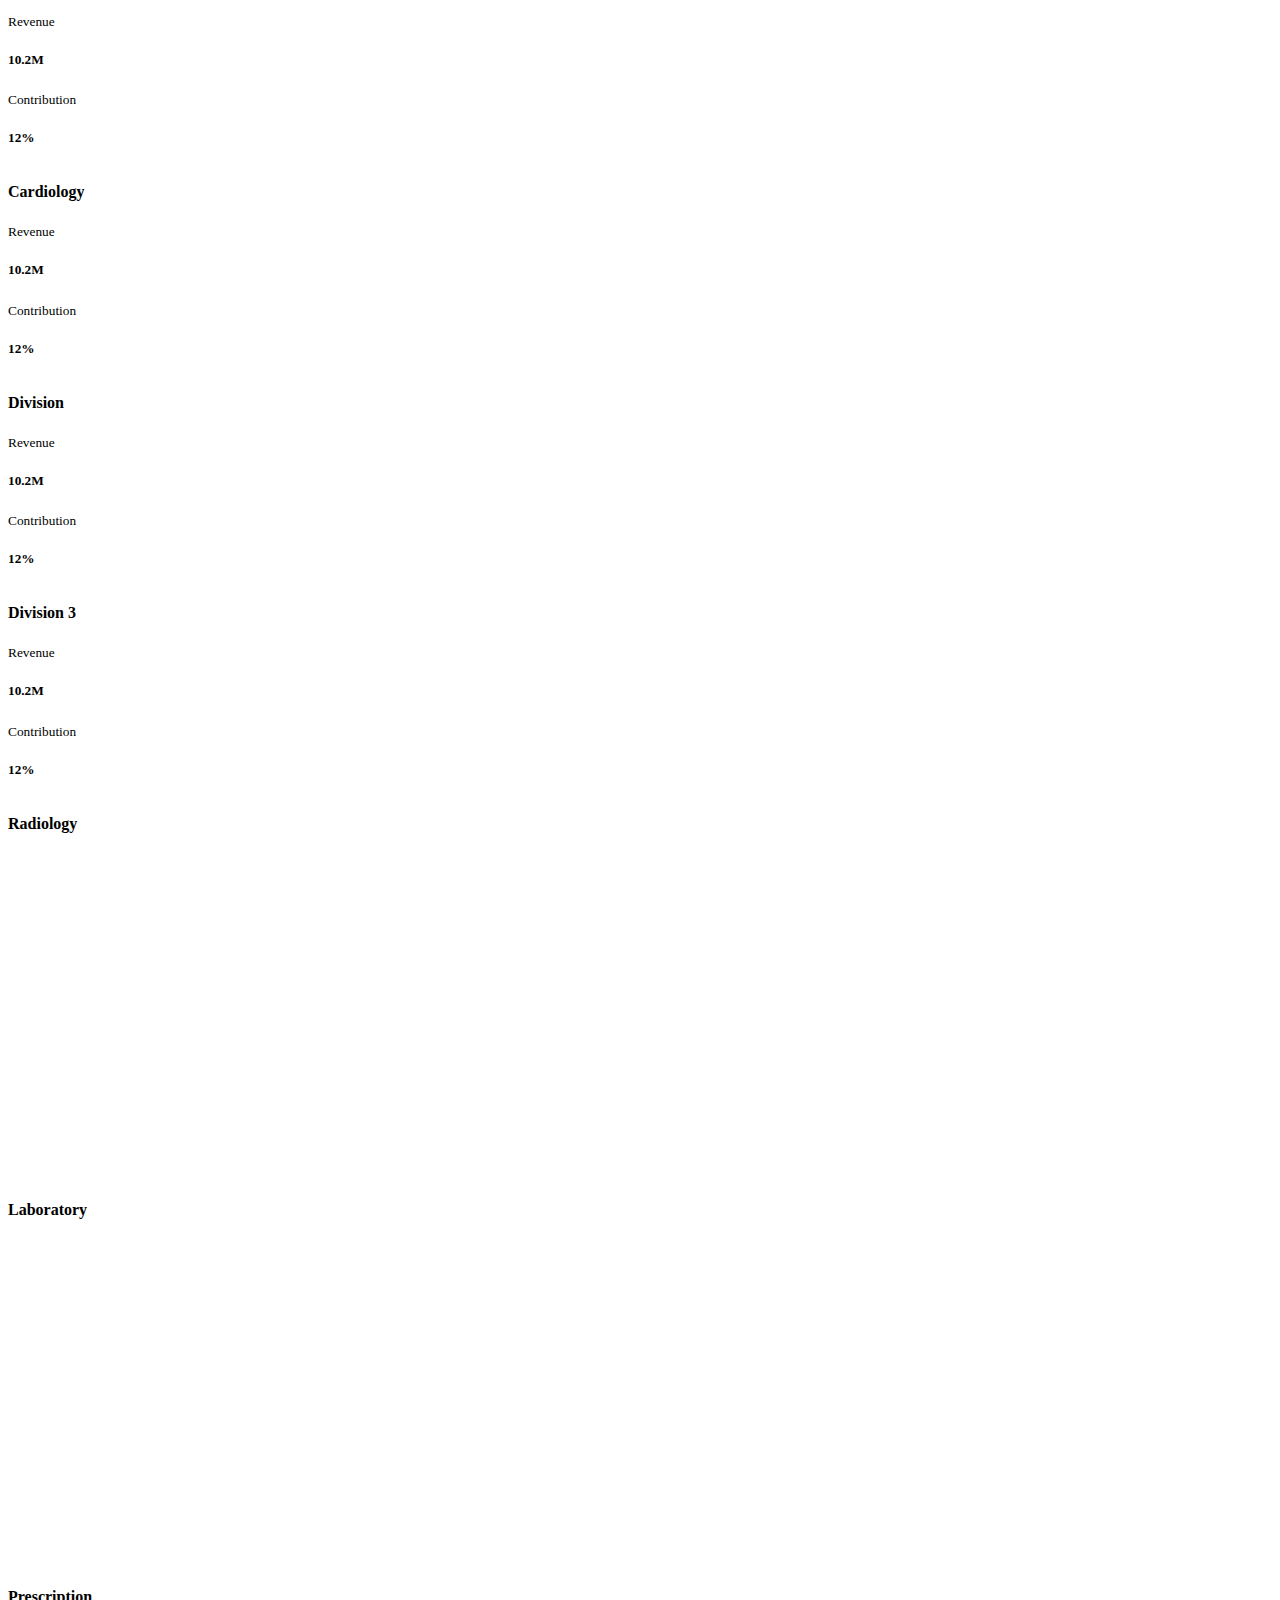
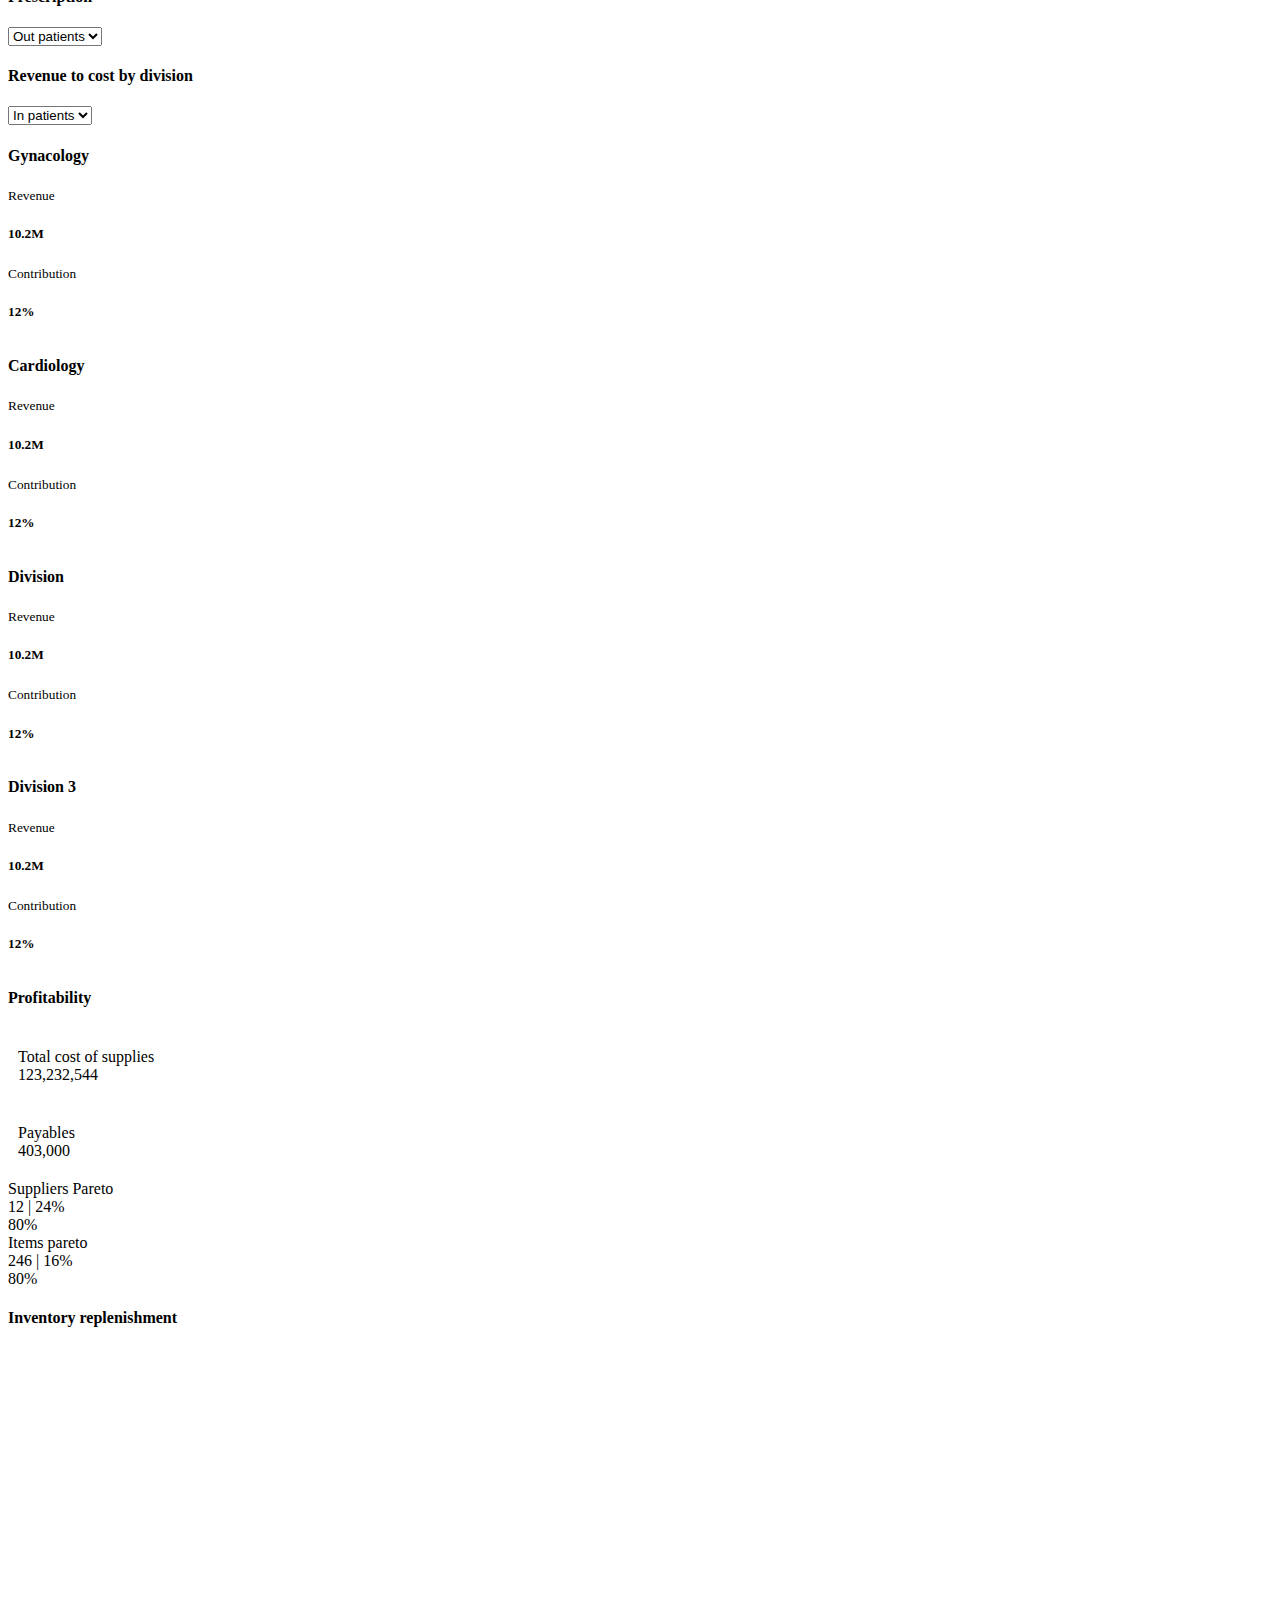
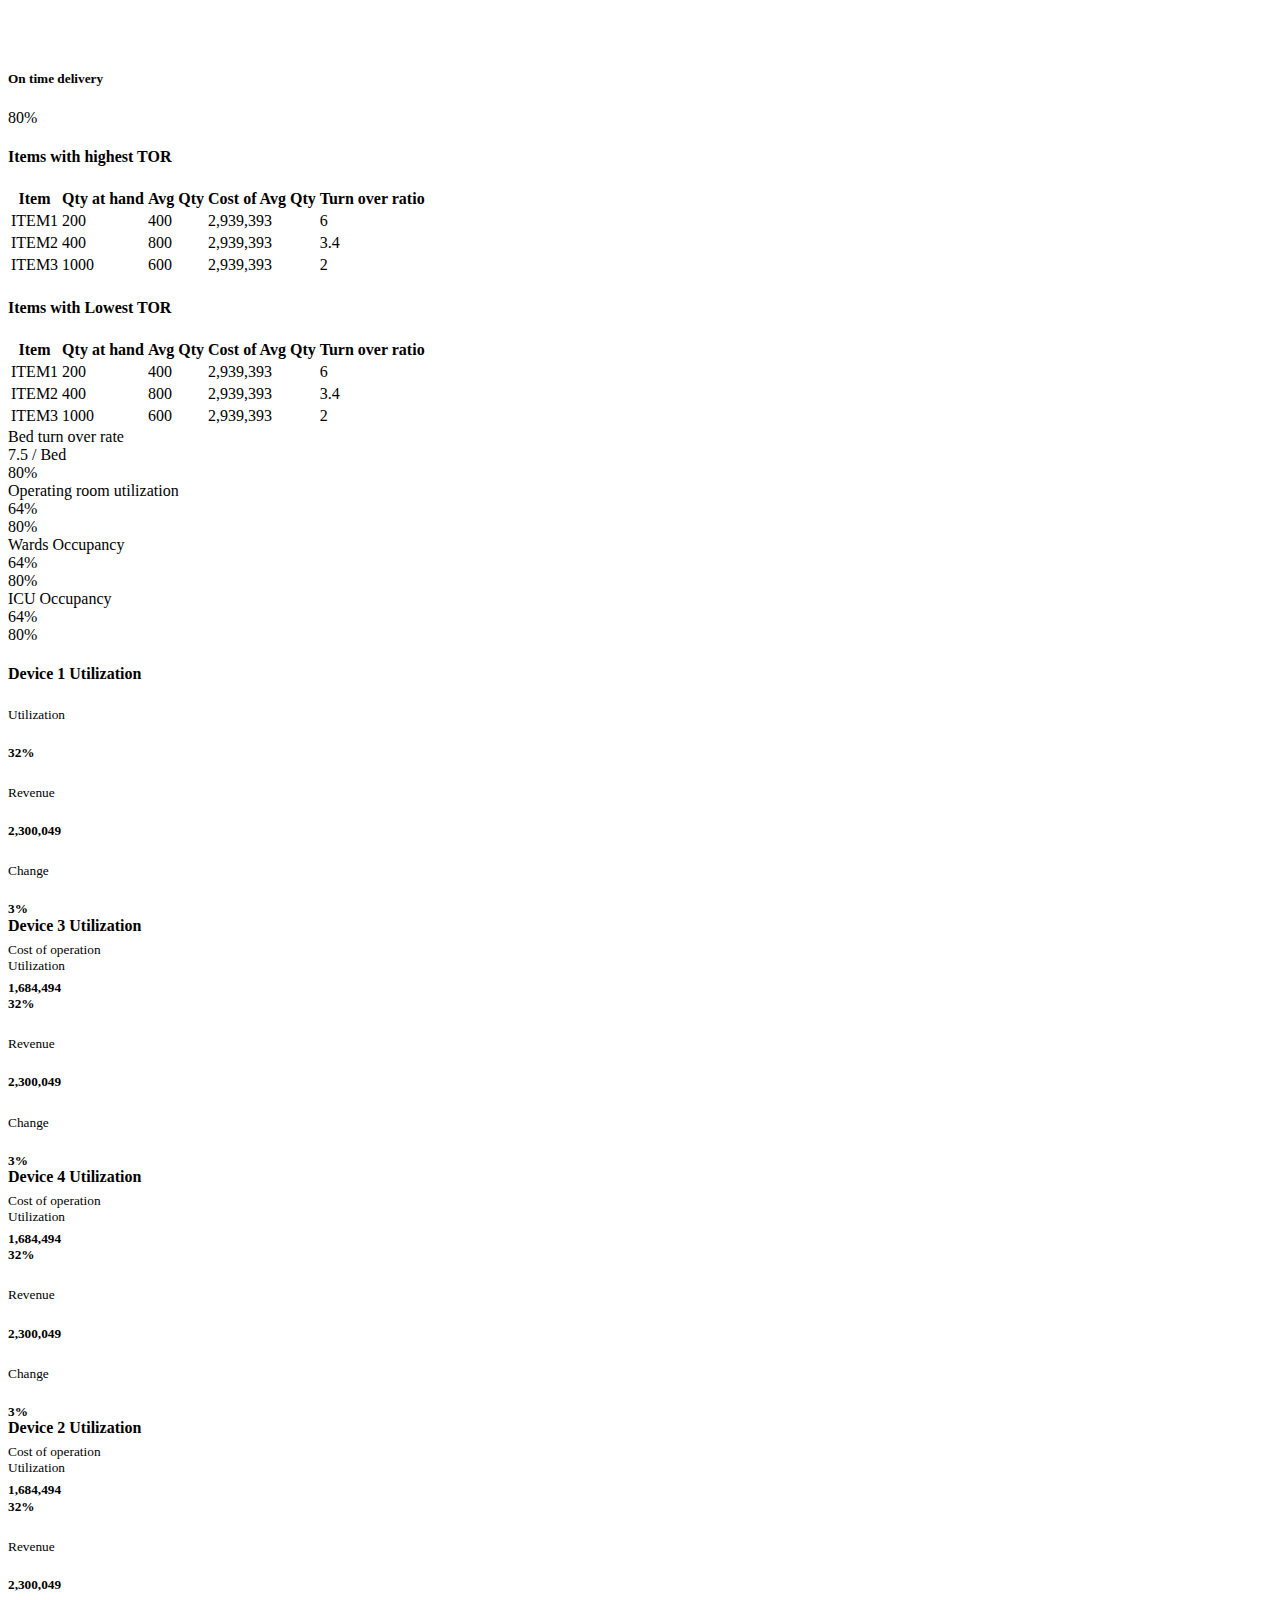
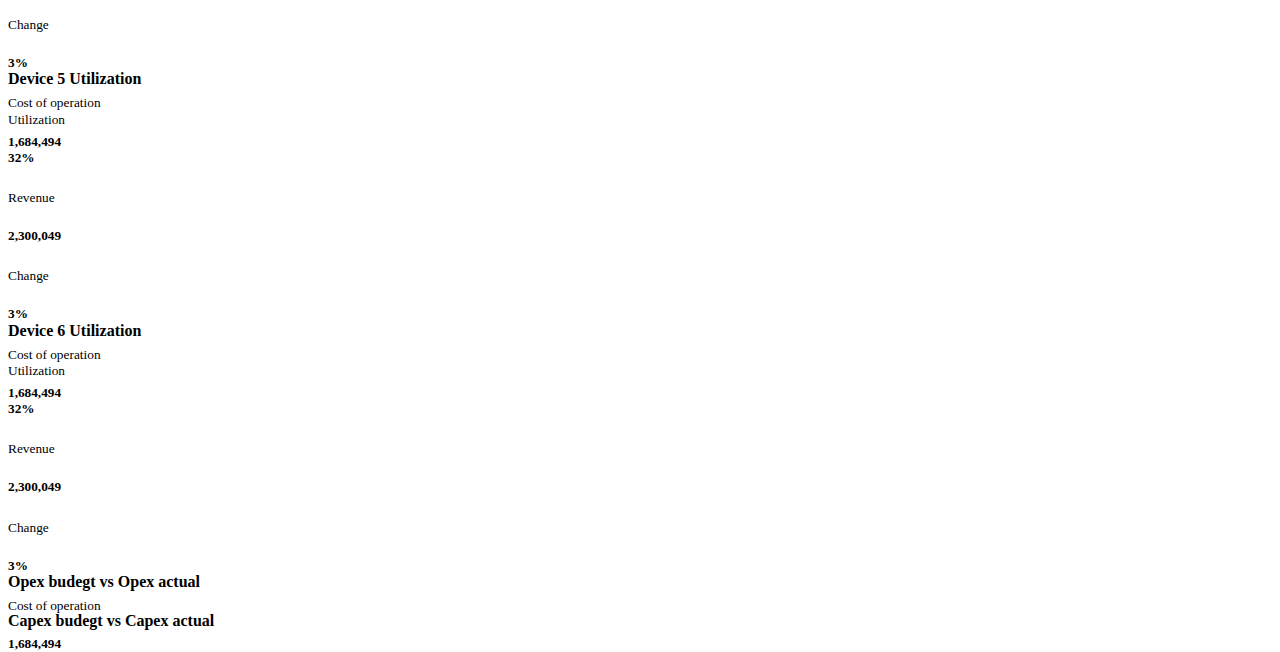
<file: Finance.html>
<!DOCTYPE html>
<html lang="en">

<head>
    <meta charset="UTF-8">
    <meta name="viewport" content="width=device-width, initial-scale=1.0">
    <title>Document</title>
</head>

<body>
    <div id="operation  " class="operation show">
        <div class="NewDashboardNew">
            <div class="title-page d-flex justify-content-space-between">
                <div class="title-text">
                    <h4>Financial Dashboard</h4>
                    <small>C-level Management</small>
                </div>
                <div class="flter d-flex">
                    <div class="form-group">
                        <label for="" class="col-sm-2 control-label">From</label>
                        <div class="col-sm-10">
                            <input type="date" class="form-control">
                        </div>
                    </div>
                    <div class="form-group">
                        <label for="" class="col-sm-2 control-label">To</label>
                        <div class="col-sm-10">
                            <input type="date" class="form-control">
                        </div>
                    </div>
                    <div class="form-group">
                        <select class="form-control">
                  <option>Select period</option>
                  <option>Today</option>
                  <option>Yesterday</option>
                  <option>Current Week</option>
                  <option>Previous Week</option>
                  <option>Current Month</option>
                  <option>Previous Month</option>
                  <option>Current Quarter</option>
                  <option>Previous Quarter</option>
                  <option>Current Year</option>
                  <option>Previous Year</option>
                 
              </select>
                    </div>
                </div>
            </div>
            <div class="container-fluid">
                <div class="row">
                    <div class="col-lg-12">
                        <!-- Nav tabs -->
                        <ul class="nav nav-tabs" role="tablist">
                            <li role="presentation" class="active"><a href="#Cash" aria-controls="Cash" role="tab" data-toggle="tab">Cash</a></li>
                            <li role="presentation"><a href="#Revenue" aria-controls="Revenue" role="tab" data-toggle="tab">Revenue</a></li>
                            <li role="presentation"><a href="#Supply" aria-controls="Supply" role="tab" data-toggle="tab">Supply</a></li>
                            <li role="presentation"><a href="#AssetUtilization" aria-controls="AssetUtilization" role="tab" data-toggle="tab">Asset Utilization</a></li>
                            <li role="presentation"><a href="#Budgets" aria-controls="Budgets" role="tab" data-toggle="tab">Budgets</a></li>
                        </ul>

                        <!-- Tab panes -->
                        <div class="tab-content">
                            <!-- Start Tap One -->
                            <div role="tabpanel" class="tab-pane active" id="Cash">
                                <div class="container-fluid">
                                    <div class="row">
                                        <div class="col-lg-3">
                                            <div class="card-dashBoard">
                                                <div class="card-dashBoard-title">Total Incoming
                                                    <a href="#"><i class="fa fa-exclamation-circle" ></i></a>
                                                </div>
                                                <div class="card-dashBoard-Number">123,459,9459</div>
                                            </div>
                                        </div>
                                        <div class="col-lg-3">
                                            <div class="card-dashBoard">
                                                <div class="card-dashBoard-title">Total Outgoing
                                                    <a href="#"><i class="fa fa-exclamation-circle" ></i></a>
                                                </div>
                                                <div class="card-dashBoard-Number">234,234,234</div>
                                            </div>
                                        </div>
                                        <div class="col-lg-3">
                                            <div class="card-dashBoard">
                                                <div class="card-dashBoard-title">Net Available
                                                    <a href="#"><i class="fa fa-exclamation-circle" ></i></a>
                                                </div>
                                                <div class="card-dashBoard-Number">123,459,9459</div>
                                            </div>
                                        </div>
                                        <div class="col-lg-3">
                                            <div class="card-dashBoard">
                                                <div class="card-dashBoard-title">Cash to debt ratio
                                                    <a href="#"><i class="fa fa-exclamation-circle" ></i></a>
                                                </div>
                                                <div class="card-dashBoard-Number ">
                                                    2.3
                                                </div>
                                            </div>
                                        </div>

                                    </div>

                                    <div class="row">
                                        <div class="col-lg-8">
                                            <div class="card-chart">
                                                <div class="card-chart-tile">
                                                    <h4 class="">Cash flow
                                                        <a href="#"><i class="fa fa-exclamation-circle" ></i></a></h4>
                                                    <div class="select-box d-flex">

                                                        <select class="form-control w-50 ">
                                                          <option>Month</option>
                                                          <option>Outpatient</option>
                                                          <option>Emergency</option>
                                                          <option>All</option>
                                                      </select>
                                                        <select class="form-control w-50">
                                                          <option>Year</option>
                                                          <option>Outpatient</option>
                                                          <option>Emergency</option>
                                                          <option>All</option>
                                                      </select>
                                                    </div>

                                                </div>
                                                <div class="card-chart-body">
                                                    <div id="Cashflow3" width="900" height="300"></div>
                                                </div>
                                            </div>
                                            <div class="card-chart">
                                                <div class="card-chart-tile">
                                                    <h4 class="">Bank flow
                                                        <a href="#"><i class="fa fa-exclamation-circle" ></i></a></h4>
                                                    <div class="select-box d-flex">

                                                        <select class="form-control w-50 ">
                                                            <option>Month</option>
                                                            <option>Outpatient</option>
                                                            <option>Emergency</option>
                                                            <option>All</option>
                                                        </select>
                                                        <select class="form-control w-50">
                                                            <option>Year</option>
                                                            <option>Outpatient</option>
                                                            <option>Emergency</option>
                                                            <option>All</option>
                                                        </select>
                                                    </div>
                                                </div>
                                                <div class="card-chart-body">
                                                    <div id="Bankflow3" width="900" height="300"></div>
                                                </div>
                                            </div>
                                        </div>
                                        <div class="col-lg-4">
                                            <div class="card-chart">
                                                <div class="card-chart-tile">
                                                    <h4 class="d-flex justify-content-space-between w-100">Incoming Payments by Type
                                                        <a href="#"><i class="fa fa-exclamation-circle" ></i></a></h4>

                                                </div>
                                                <div class="card-chart-body">
                                                    <table class="table table-hover">
                                                        <thead>
                                                            <tr>
                                                                <th>Transaction</th>
                                                                <th>Num TRX</th>
                                                                <th>Amount</th>
                                                            </tr>
                                                        </thead>
                                                        <tbody>
                                                            <tr>
                                                                <td>Credit card</td>
                                                                <td>200</td>
                                                                <td class="text-success">KD 129,291,129</td>
                                                            </tr>
                                                            <tr>
                                                                <td>Cash</td>
                                                                <td>400</td>
                                                                <td class="text-success">KD 129,291,129</td>
                                                            </tr>
                                                            <tr>
                                                                <td>Checks</td>
                                                                <td>1000</td>
                                                                <td class="text-success">KD 129,291,129</td>
                                                            </tr>
                                                        </tbody>
                                                    </table>


                                                </div>
                                            </div>
                                            <div class="card-chart">
                                                <div class="card-chart-tile">
                                                    <h4 class="d-flex justify-content-space-between w-100">Outgoing payment by type
                                                        <a href="#"><i class="fa fa-exclamation-circle" ></i></a></h4>

                                                </div>
                                                <div class="card-chart-body">
                                                    <table class="table table-hover">
                                                        <thead>
                                                            <tr>
                                                                <th>Transaction</th>
                                                                <th>Num TRX</th>
                                                                <th>Amount</th>
                                                            </tr>
                                                        </thead>
                                                        <tbody>
                                                            <tr>
                                                                <td>Checks</td>
                                                                <td>200</td>
                                                                <td class="text-danger">KD 129,291,129</td>
                                                            </tr>
                                                            <tr>
                                                                <td>Wire transfers</td>
                                                                <td>400</td>
                                                                <td class="text-danger">KD 129,291,129</td>
                                                            </tr>
                                                            <tr>
                                                                <td>Cash</td>
                                                                <td>1000</td>
                                                                <td class="text-danger">KD 129,291,129</td>
                                                            </tr>
                                                        </tbody>
                                                    </table>


                                                </div>
                                            </div>
                                            <div class="card-chart">
                                                <div class="card-chart-tile">
                                                    <h4 class="d-flex justify-content-space-between w-100">Bank Balance
                                                        <a href="#"><i class="fa fa-exclamation-circle" ></i></a></h4>

                                                </div>
                                                <div class="card-chart-body">
                                                    <table class="table table-hover">
                                                        <thead>
                                                            <tr>
                                                                <th>Bank</th>
                                                                <th>Amount</th>
                                                            </tr>
                                                        </thead>
                                                        <tbody>
                                                            <tr>
                                                                <td>Qnp</td>
                                                                <td class="text-success">KD 129,291,129</td>
                                                            </tr>
                                                            <tr>
                                                                <td>Alahly Bank</td>
                                                                <td class="text-success">KD 129,291,129</td>
                                                            </tr>
                                                            <tr>
                                                                <td>Alahly Bank</td>
                                                                <td class="text-success">KD 129,291,129</td>
                                                            </tr>

                                                        </tbody>
                                                    </table>


                                                </div>
                                            </div>

                                        </div>

                                    </div>
                                    <div class="row">
                                        <div class="col-lg-8">
                                            <div class="card-chart">
                                                <div class="card-chart-tile">
                                                    <h4 class="d-flex justify-content-space-between w-100">Aging collection
                                                        <a href="#"><i class="fa fa-exclamation-circle" ></i></a></h4>

                                                </div>
                                                <div class="card-chart-body">
                                                    <div id="AgingCollection"></div>

                                                </div>
                                            </div>
                                        </div>
                                        <div class="col-lg-4">
                                            <div class="card-chart">
                                                <div class="card-chart-tile">
                                                    <h4 class="">Account receivable
                                                        <a href="#"><i class="fa fa-exclamation-circle" ></i></a></h4>
                                                    <select class="form-control">
                                                  <option>Medical operations</option>
                                                  <option>Outpatient</option>
                                                  <option>Emergency</option>
                                                  <option>All</option>
                                              </select>
                                                </div>
                                                <div class="card-chart-body">
                                                    <table class="table table-hover">
                                                        <thead>
                                                            <tr>
                                                                <th>Transaction</th>
                                                                <th>Amount</th>
                                                                <th>Collected</th>
                                                            </tr>
                                                        </thead>
                                                        <tbody>
                                                            <tr>
                                                                <td>Insurance</td>
                                                                <td>KD 129,291,129</td>
                                                                <td>KD 129,291</td>
                                                            </tr>
                                                            <tr>
                                                                <td>Cash</td>
                                                                <td>KD 129,291,129</td>
                                                                <td>KD 129,291</td>
                                                            </tr>
                                                            <tr>
                                                                <td>Checks</td>
                                                                <td>KD 129,291,129</td>
                                                                <td>KD 129,291</td>
                                                            </tr>
                                                            <tr>
                                                                <td>Insurance</td>
                                                                <td>KD 129,291,129</td>
                                                                <td>KD 129,291</td>
                                                            </tr>
                                                            <tr>
                                                                <td>Cash</td>
                                                                <td>KD 129,291,129</td>
                                                                <td>KD 129,291</td>
                                                            </tr>
                                                            <tr>
                                                                <td>Checks</td>
                                                                <td>KD 129,291,129</td>
                                                                <td>KD 129,291</td>
                                                            </tr>

                                                        </tbody>
                                                    </table>


                                                </div>
                                            </div>

                                        </div>

                                    </div>


                                </div>
                            </div>
                            <!-- End Tap One -->

                            <!-- Start Tap Two -->
                            <div role="tabpanel" class="tab-pane" id="Revenue">
                                <div class="container-fluid">
                                    <div class="row">
                                        <div class="col-lg-3">
                                            <div class="card-dashBoard">
                                                <div class="card-dashBoard-title">Total Revenue
                                                    <a href="#"><i class="fa fa-exclamation-circle" ></i></a>
                                                </div>
                                                <div class="card-dashBoard-Number">20,000,000</div>
                                            </div>
                                        </div>
                                        <div class="col-lg-3">
                                            <div class="card-dashBoard">
                                                <div class="card-dashBoard-title">Total Patients
                                                    <a href="#"><i class="fa fa-exclamation-circle" ></i></a>
                                                </div>
                                                <div class="card-dashBoard-Number">40,000</div>
                                            </div>
                                        </div>
                                        <div class="col-lg-3">
                                            <div class="card-dashBoard">
                                                <div class="card-dashBoard-title">Average treatment cost
                                                    <a href="#"><i class="fa fa-exclamation-circle" ></i></a>
                                                </div>
                                                <div class="card-dashBoard-Number">500</div>
                                            </div>
                                        </div>
                                        <div class="col-lg-3">
                                            <div class="card-dashBoard">
                                                <div class="card-dashBoard-title">Head count
                                                    <a href="#"><i class="fa fa-exclamation-circle" ></i></a>
                                                </div>
                                                <div class="card-dashBoard-Number ">
                                                    453
                                                </div>
                                            </div>
                                        </div>

                                    </div>
                                    <div class="row">
                                        <div class="col-lg-8">
                                            <div class="card-chart">
                                                <div class="card-chart-tile">
                                                    <h4 class="">Revenue by division
                                                        <a href="#"><i class="fa fa-exclamation-circle" ></i></a></h4>
                                                    <select class="form-control">
                                                  <option>In patients</option>
                                                  <option>2</option>
                                                  <option>3</option>
                                                  <option>4</option>
                                                  <option>5</option>
                                              </select>
                                                </div>

                                                <div class="card-chart-body">
                                                    <div id="RevenueByDivision"></div>

                                                </div>
                                            </div>
                                        </div>
                                        <div class="col-lg-4">
                                            <div class="card-chart">
                                                <div class="card-chart-tile">
                                                    <h4 class="d-flex justify-content-space-between w-100">Gynacology
                                                        <a href="#"><i class="fa fa-exclamation-circle" ></i></a></h4>

                                                </div>

                                                <div class="card-chart-body">
                                                    <div class="row">

                                                        <div class="col-lg-5">
                                                            <div class="Device-box " style="height: 150px;">
                                                                <div class="boxs  ">
                                                                    <small>Revenue</small>
                                                                    <h5>10.2M</h5>
                                                                </div>
                                                                <div class="boxs  ">
                                                                    <small>Contribution</small>
                                                                    <h5>12%</h5>
                                                                </div>

                                                            </div>
                                                        </div>
                                                        <div class="col-lg-7">
                                                            <div id="Gynacology55"></div>
                                                        </div>
                                                    </div>

                                                </div>
                                            </div>
                                            <div class="card-chart">
                                                <div class="card-chart-tile">
                                                    <h4 class="d-flex justify-content-space-between w-100">Cardiology
                                                        <a href="#"><i class="fa fa-exclamation-circle" ></i></a></h4>

                                                </div>

                                                <div class="card-chart-body">
                                                    <div class="row">

                                                        <div class="col-lg-5">
                                                            <div class="Device-box " style="height: 150px;">
                                                                <div class="boxs  ">
                                                                    <small>Revenue</small>
                                                                    <h5>10.2M</h5>
                                                                </div>
                                                                <div class="boxs  ">
                                                                    <small>Contribution</small>
                                                                    <h5>12%</h5>
                                                                </div>

                                                            </div>
                                                        </div>
                                                        <div class="col-lg-7">
                                                            <div id="Cardiology55"></div>
                                                        </div>
                                                    </div>

                                                </div>
                                            </div>
                                            <div class="card-chart">
                                                <div class="card-chart-tile">
                                                    <h4 class="d-flex justify-content-space-between w-100">Division
                                                        <a href="#"><i class="fa fa-exclamation-circle" ></i></a></h4>

                                                </div>

                                                <div class="card-chart-body">
                                                    <div class="row">

                                                        <div class="col-lg-5">
                                                            <div class="Device-box " style="height: 150px;">
                                                                <div class="boxs  ">
                                                                    <small>Revenue</small>
                                                                    <h5>10.2M</h5>
                                                                </div>
                                                                <div class="boxs  ">
                                                                    <small>Contribution</small>
                                                                    <h5>12%</h5>
                                                                </div>

                                                            </div>
                                                        </div>
                                                        <div class="col-lg-7">
                                                            <div id="Division55"></div>
                                                        </div>
                                                    </div>

                                                </div>
                                            </div>
                                            <div class="card-chart">
                                                <div class="card-chart-tile">
                                                    <h4 class="d-flex justify-content-space-between w-100">Division 3
                                                        <a href="#"><i class="fa fa-exclamation-circle" ></i></a></h4>

                                                </div>

                                                <div class="card-chart-body">
                                                    <div class="row">

                                                        <div class="col-lg-5">
                                                            <div class="Device-box" style="height: 150px;">
                                                                <div class="boxs  ">
                                                                    <small>Revenue</small>
                                                                    <h5>10.2M</h5>
                                                                </div>
                                                                <div class="boxs  ">
                                                                    <small>Contribution</small>
                                                                    <h5>12%</h5>
                                                                </div>


                                                            </div>
                                                        </div>
                                                        <div class="col-lg-7">
                                                            <div id="Division66"></div>
                                                        </div>
                                                    </div>

                                                </div>
                                            </div>

                                        </div>

                                    </div>
                                    <div class="row">
                                        <div class="col-lg-4">
                                            <div class="card-chart">
                                                <div class="card-chart-tile">
                                                    <h4 class="d-flex justify-content-space-between w-100">Radiology
                                                        <a href="#"><i class="fa fa-exclamation-circle" ></i></a></h4>

                                                </div>

                                                <div class="card-chart-body">
                                                    <div id="Radiology55" style="height: 326px"></div>

                                                </div>
                                            </div>
                                        </div>
                                        <div class="col-lg-4">
                                            <div class="card-chart">
                                                <div class="card-chart-tile">
                                                    <h4 class="d-flex justify-content-space-between w-100">Laboratory
                                                        <a href="#"><i class="fa fa-exclamation-circle" ></i></a></h4>

                                                </div>

                                                <div class="card-chart-body">
                                                    <div id="Laboratory55" style="height: 326px"></div>

                                                </div>
                                            </div>
                                        </div>
                                        <div class="col-lg-4">
                                            <div class="card-chart">
                                                <div class="card-chart-tile">
                                                    <h4 class="">Prescription
                                                        <a href="#"><i class="fa fa-exclamation-circle" ></i></a></h4>
                                                    <select class="form-control">
                                                  <option>Out patients</option>
                                                  <option>2</option>
                                                  <option>3</option>
                                                  <option>4</option>
                                                  <option>5</option>
                                              </select>
                                                </div>

                                                <div class="card-chart-body">
                                                    <div id="Prescription"></div>

                                                </div>
                                            </div>
                                        </div>
                                    </div>
                                    <div class="row">
                                        <div class="col-lg-8">
                                            <div class="card-chart">
                                                <div class="card-chart-tile">
                                                    <h4 class="">Revenue to cost by division
                                                        <a href="#"><i class="fa fa-exclamation-circle" ></i></a></h4>
                                                    <select class="form-control">
                                                  <option>In patients</option>
                                                  <option>2</option>
                                                  <option>3</option>
                                                  <option>4</option>
                                                  <option>5</option>
                                              </select>
                                                </div>

                                                <div class="card-chart-body">
                                                    <div id="RevenueCostByDivision"></div>

                                                </div>
                                            </div>
                                        </div>
                                        <div class="col-lg-4">
                                            <div class="card-chart">
                                                <div class="card-chart-tile">
                                                    <h4 class="d-flex justify-content-space-between w-100">Gynacology
                                                        <a href="#"><i class="fa fa-exclamation-circle" ></i></a></h4>

                                                </div>

                                                <div class="card-chart-body">
                                                    <div class="row">

                                                        <div class="col-lg-5">
                                                            <div class="Device-box " style="height: 150px;">
                                                                <div class="boxs  ">
                                                                    <small>Revenue</small>
                                                                    <h5>10.2M</h5>
                                                                </div>
                                                                <div class="boxs  ">
                                                                    <small>Contribution</small>
                                                                    <h5>12%</h5>
                                                                </div>

                                                            </div>
                                                        </div>
                                                        <div class="col-lg-7">
                                                            <div id="Gynacology56"></div>
                                                        </div>
                                                    </div>

                                                </div>
                                            </div>
                                            <div class="card-chart">
                                                <div class="card-chart-tile">
                                                    <h4 class="d-flex justify-content-space-between w-100">Cardiology
                                                        <a href="#"><i class="fa fa-exclamation-circle" ></i></a></h4>

                                                </div>

                                                <div class="card-chart-body">
                                                    <div class="row">

                                                        <div class="col-lg-5">
                                                            <div class="Device-box " style="height: 150px;">
                                                                <div class="boxs  ">
                                                                    <small>Revenue</small>
                                                                    <h5>10.2M</h5>
                                                                </div>
                                                                <div class="boxs  ">
                                                                    <small>Contribution</small>
                                                                    <h5>12%</h5>
                                                                </div>

                                                            </div>
                                                        </div>
                                                        <div class="col-lg-7">
                                                            <div id="Cardiology56"></div>
                                                        </div>
                                                    </div>

                                                </div>
                                            </div>
                                            <div class="card-chart">
                                                <div class="card-chart-tile">
                                                    <h4 class="d-flex justify-content-space-between w-100">Division
                                                        <a href="#"><i class="fa fa-exclamation-circle" ></i></a></h4>

                                                </div>

                                                <div class="card-chart-body">
                                                    <div class="row">

                                                        <div class="col-lg-5">
                                                            <div class="Device-box " style="height: 150px;">
                                                                <div class="boxs  ">
                                                                    <small>Revenue</small>
                                                                    <h5>10.2M</h5>
                                                                </div>
                                                                <div class="boxs  ">
                                                                    <small>Contribution</small>
                                                                    <h5>12%</h5>
                                                                </div>

                                                            </div>
                                                        </div>
                                                        <div class="col-lg-7">
                                                            <div id="Division56"></div>
                                                        </div>
                                                    </div>

                                                </div>
                                            </div>
                                            <div class="card-chart">
                                                <div class="card-chart-tile">
                                                    <h4 class="d-flex justify-content-space-between w-100">Division 3
                                                        <a href="#"><i class="fa fa-exclamation-circle" ></i></a></h4>

                                                </div>

                                                <div class="card-chart-body">
                                                    <div class="row">

                                                        <div class="col-lg-5">
                                                            <div class="Device-box" style="height: 150px;">
                                                                <div class="boxs  ">
                                                                    <small>Revenue</small>
                                                                    <h5>10.2M</h5>
                                                                </div>
                                                                <div class="boxs  ">
                                                                    <small>Contribution</small>
                                                                    <h5>12%</h5>
                                                                </div>


                                                            </div>
                                                        </div>
                                                        <div class="col-lg-7">
                                                            <div id="Division76"></div>
                                                        </div>
                                                    </div>

                                                </div>
                                            </div>

                                        </div>

                                    </div>
                                    <div class="row">
                                        <div class="col-lg-12">
                                            <div class="card-chart">
                                                <div class="card-chart-tile">
                                                    <h4 class="d-flex justify-content-space-between w-100">Profitability
                                                        <a href="#"><i class="fa fa-exclamation-circle" ></i></a></h4>

                                                </div>

                                                <div class="card-chart-body">
                                                    <div id="Profitability"></div>

                                                </div>
                                            </div>
                                        </div>
                                    </div>
                                </div>
                            </div>
                            <!-- Start Tap End -->

                            <!-- Start Tap Three -->
                            <div role="tabpanel" class="tab-pane" id="Supply">
                                <div class="container-fluid">
                                    <div class="row">


                                        <div class="col-lg-3">
                                            <div class="card-dashBoard" style="padding: 20px 10px">
                                                <div class="card-dashBoard-title">Total cost of supplies
                                                    <a href="#"><i class="fa fa-exclamation-circle" ></i></a>
                                                </div>
                                                <div class="card-dashBoard-Number">123,232,544</div>
                                            </div>
                                        </div>
                                        <div class="col-lg-3">
                                            <div class="card-dashBoard" style="padding: 20px 10px">
                                                <div class="card-dashBoard-title">Payables
                                                    <a href="#"><i class="fa fa-exclamation-circle" ></i></a>
                                                </div>
                                                <div class="card-dashBoard-Number">403,000</div>
                                            </div>
                                        </div>
                                        <div class="col-lg-3">
                                            <div class="card-dashBoard">
                                                <div class="card-dashBoard-title">Suppliers Pareto
                                                    <a href="#"><i class="fa fa-exclamation-circle" ></i></a>
                                                </div>
                                                <div class="card-dashBoard-Number">12 | 24%</div>
                                                <div class="progress">
                                                    <div class="progress-bar" role="progressbar" aria-valuenow="2" aria-valuemin="0" aria-valuemax="100" style="min-width: 2em; width: 80%;">
                                                        80%
                                                    </div>
                                                </div>
                                            </div>
                                        </div>
                                        <div class="col-lg-3">
                                            <div class="card-dashBoard">
                                                <div class="card-dashBoard-title">Items pareto
                                                    <a href="#"><i class="fa fa-exclamation-circle" ></i></a>
                                                </div>
                                                <div class="card-dashBoard-Number">246 | 16%</div>
                                                <div class="progress">
                                                    <div class="progress-bar" role="progressbar" aria-valuenow="2" aria-valuemin="0" aria-valuemax="100" style="min-width: 2em; width: 80%;">
                                                        80%
                                                    </div>
                                                </div>
                                            </div>
                                        </div>



                                    </div>
                                    <div class="row">
                                        <div class="col-lg-6">
                                            <div class="card-chart">
                                                <div class="card-chart-tile">
                                                    <h4 class="d-flex justify-content-space-between w-100">Inventory replenishment
                                                        <a href="#"><i class="fa fa-exclamation-circle" ></i></a></h4>

                                                </div>
                                                <div class="card-chart-body">
                                                    <div class="box" style="height: 300px;width: 500px;margin:auto;">
                                                        <div id="InventoryReplenishment"></div>

                                                    </div>
                                                    <h5>On time delivery</h5>
                                                    <div class="progress">
                                                        <div class="progress-bar" role="progressbar" aria-valuenow="2" aria-valuemin="0" aria-valuemax="100" style="min-width: 2em; width: 80%;">
                                                            80%
                                                        </div>
                                                    </div>
                                                </div>
                                            </div>
                                        </div>
                                        <div class="col-lg-6">
                                            <div class="card-chart">
                                                <div class="card-chart-tile">
                                                    <h4 class="d-flex justify-content-space-between w-100">Items with highest TOR

                                                        <a href="#"><i class="fa fa-exclamation-circle" ></i></a></h4>

                                                </div>
                                                <div class="card-chart-body">
                                                    <table class="table table-hover">
                                                        <thead>
                                                            <tr>
                                                                <th>Item</th>
                                                                <th>Qty at hand</th>
                                                                <th>Avg Qty</th>
                                                                <th>Cost of Avg Qty</th>
                                                                <th>Turn over ratio</th>
                                                            </tr>
                                                        </thead>
                                                        <tbody>
                                                            <tr>
                                                                <td>ITEM1</td>
                                                                <td>200</td>
                                                                <td>400</td>
                                                                <td>2,939,393</td>
                                                                <td>6</td>
                                                            </tr>
                                                            <tr>
                                                                <td>ITEM2</td>
                                                                <td>400</td>
                                                                <td>800</td>
                                                                <td>2,939,393</td>
                                                                <td>3.4</td>
                                                            </tr>
                                                            <tr>
                                                                <td>ITEM3</td>
                                                                <td>1000</td>
                                                                <td>600</td>
                                                                <td>2,939,393</td>
                                                                <td>2</td>
                                                            </tr>

                                                        </tbody>
                                                    </table>


                                                </div>
                                            </div>
                                            <div class="card-chart">
                                                <div class="card-chart-tile">
                                                    <h4 class="d-flex justify-content-space-between w-100">Items with Lowest TOR

                                                        <a href="#"><i class="fa fa-exclamation-circle" ></i></a></h4>

                                                </div>
                                                <div class="card-chart-body">
                                                    <table class="table table-hover">
                                                        <thead>
                                                            <tr>
                                                                <th>Item</th>
                                                                <th>Qty at hand</th>
                                                                <th>Avg Qty</th>
                                                                <th>Cost of Avg Qty</th>
                                                                <th>Turn over ratio</th>
                                                            </tr>
                                                        </thead>
                                                        <tbody>
                                                            <tr>
                                                                <td>ITEM1</td>
                                                                <td>200</td>
                                                                <td>400</td>
                                                                <td>2,939,393</td>
                                                                <td>6</td>
                                                            </tr>
                                                            <tr>
                                                                <td>ITEM2</td>
                                                                <td>400</td>
                                                                <td>800</td>
                                                                <td>2,939,393</td>
                                                                <td>3.4</td>
                                                            </tr>
                                                            <tr>
                                                                <td>ITEM3</td>
                                                                <td>1000</td>
                                                                <td>600</td>
                                                                <td>2,939,393</td>
                                                                <td>2</td>
                                                            </tr>

                                                        </tbody>
                                                    </table>


                                                </div>
                                            </div>

                                        </div>

                                    </div>
                                </div>
                            </div>
                            <!-- End Tap Three -->

                            <!-- Start Tap Four -->
                            <div role="tabpanel" class="tab-pane" id="AssetUtilization">
                                <div class="container-fluid">
                                    <div class="row">
                                        <div class="col-lg-3">
                                            <div class="card-dashBoard">
                                                <div class="card-dashBoard-title">Bed turn over rate
                                                    <a href="#"><i class="fa fa-exclamation-circle" ></i></a>
                                                </div>
                                                <div class="card-dashBoard-Number">7.5 / Bed</div>
                                                <div class="progress">
                                                    <div class="progress-bar" role="progressbar" aria-valuenow="2" aria-valuemin="0" aria-valuemax="100" style="min-width: 2em; width: 80%;">
                                                        80%
                                                    </div>
                                                </div>
                                            </div>
                                        </div>

                                        <div class="col-lg-3">
                                            <div class="card-dashBoard">
                                                <div class="card-dashBoard-title">Operating room utilization
                                                    <a href="#"><i class="fa fa-exclamation-circle" ></i></a>
                                                </div>
                                                <div class="card-dashBoard-Number">64%</div>
                                                <div class="progress">
                                                    <div class="progress-bar" role="progressbar" aria-valuenow="2" aria-valuemin="0" aria-valuemax="100" style="min-width: 2em; width: 80%;">
                                                        80%
                                                    </div>
                                                </div>
                                            </div>
                                        </div>
                                        <div class="col-lg-3">
                                            <div class="card-dashBoard">
                                                <div class="card-dashBoard-title">Wards Occupancy
                                                    <a href="#"><i class="fa fa-exclamation-circle" ></i></a>
                                                </div>
                                                <div class="card-dashBoard-Number">64%</div>
                                                <div class="progress">
                                                    <div class="progress-bar" role="progressbar" aria-valuenow="2" aria-valuemin="0" aria-valuemax="100" style="min-width: 2em; width: 80%;">
                                                        80%
                                                    </div>
                                                </div>
                                            </div>
                                        </div>
                                        <div class="col-lg-3">
                                            <div class="card-dashBoard">
                                                <div class="card-dashBoard-title">ICU Occupancy
                                                    <a href="#"><i class="fa fa-exclamation-circle" ></i></a>
                                                </div>
                                                <div class="card-dashBoard-Number">64%</div>
                                                <div class="progress">
                                                    <div class="progress-bar" role="progressbar" aria-valuenow="2" aria-valuemin="0" aria-valuemax="100" style="min-width: 2em; width: 80%;">
                                                        80%
                                                    </div>
                                                </div>
                                            </div>
                                        </div>



                                    </div>
                                    <div class="row">
                                        <div class="col-lg-6">
                                            <div class="card-chart" style="height: 230px;">
                                                <div class="card-chart-tile">
                                                    <h4 class="d-flex justify-content-space-between w-100">Device 1 Utilization
                                                        <a href="#"><i class="fa fa-exclamation-circle" ></i></a></h4>
                                                </div>
                                                <div class="card-chart-body">
                                                    <div class="row">
                                                        <div class="col-lg-6">
                                                            <div id="Device1"></div>
                                                        </div>
                                                        <div class="col-lg-6">
                                                            <div class="Device-box ">
                                                                <div class="boxs  ">
                                                                    <small>Utilization</small>
                                                                    <h5>32%</h5>
                                                                </div>
                                                                <div class="boxs  ">
                                                                    <small>Revenue</small>
                                                                    <h5>2,300,049</h5>
                                                                </div>
                                                                <div class="boxs  ">
                                                                    <small>Change</small>
                                                                    <h5>3%
                                                                        <i class="fa fa-arrow-up text-success"></i>

                                                                    </h5>
                                                                </div>
                                                                <div class="boxs  ">
                                                                    <small>Cost of operation</small>
                                                                    <h5>1,684,494</h5>
                                                                </div>

                                                            </div>
                                                        </div>
                                                    </div>

                                                </div>
                                            </div>
                                        </div>
                                        <div class="col-lg-6">
                                            <div class="card-chart" style="height: 230px;">
                                                <div class="card-chart-tile">
                                                    <h4 class="d-flex justify-content-space-between w-100">Device 3 Utilization
                                                        <a href="#"><i class="fa fa-exclamation-circle" ></i></a></h4>

                                                </div>
                                                <div class="card-chart-body">
                                                    <div class="row">
                                                        <div class="col-lg-6">
                                                            <div id="Device2"></div>
                                                        </div>
                                                        <div class="col-lg-6">
                                                            <div class="Device-box ">
                                                                <div class="boxs  ">
                                                                    <small>Utilization</small>
                                                                    <h5>32%</h5>
                                                                </div>
                                                                <div class="boxs  ">
                                                                    <small>Revenue</small>
                                                                    <h5>2,300,049</h5>
                                                                </div>
                                                                <div class="boxs  ">
                                                                    <small>Change</small>
                                                                    <h5>3%
                                                                        <i class="fa fa-arrow-up text-success"></i>

                                                                    </h5>
                                                                </div>
                                                                <div class="boxs  ">
                                                                    <small>Cost of operation</small>
                                                                    <h5>1,684,494</h5>
                                                                </div>

                                                            </div>
                                                        </div>
                                                    </div>
                                                </div>
                                            </div>
                                        </div>
                                        <div class="col-lg-6">
                                            <div class="card-chart" style="height: 230px;">
                                                <div class="card-chart-tile">
                                                    <h4 class="d-flex justify-content-space-between w-100">Device 4 Utilization
                                                        <a href="#"><i class="fa fa-exclamation-circle" ></i></a></h4>
                                                </div>
                                                <div class="card-chart-body">
                                                    <div class="row">
                                                        <div class="col-lg-6">
                                                            <div id="Device3"></div>
                                                        </div>
                                                        <div class="col-lg-6">
                                                            <div class="Device-box ">
                                                                <div class="boxs  ">
                                                                    <small>Utilization</small>
                                                                    <h5>32%</h5>
                                                                </div>
                                                                <div class="boxs  ">
                                                                    <small>Revenue</small>
                                                                    <h5>2,300,049</h5>
                                                                </div>
                                                                <div class="boxs  ">
                                                                    <small>Change</small>
                                                                    <h5>3%
                                                                        <i class="fa fa-arrow-up text-success"></i>

                                                                    </h5>
                                                                </div>
                                                                <div class="boxs  ">
                                                                    <small>Cost of operation</small>
                                                                    <h5>1,684,494</h5>
                                                                </div>

                                                            </div>
                                                        </div>
                                                    </div>
                                                </div>
                                            </div>
                                        </div>
                                        <div class="col-lg-6">
                                            <div class="card-chart" style="height: 230px;">
                                                <div class="card-chart-tile">
                                                    <h4 class="d-flex justify-content-space-between w-100">Device 2 Utilization
                                                        <a href="#"><i class="fa fa-exclamation-circle" ></i></a></h4>

                                                </div>
                                                <div class="card-chart-body">
                                                    <div class="row">
                                                        <div class="col-lg-6">
                                                            <div id="Device4"></div>
                                                        </div>
                                                        <div class="col-lg-6">
                                                            <div class="Device-box ">
                                                                <div class="boxs  ">
                                                                    <small>Utilization</small>
                                                                    <h5>32%</h5>
                                                                </div>
                                                                <div class="boxs  ">
                                                                    <small>Revenue</small>
                                                                    <h5>2,300,049</h5>
                                                                </div>
                                                                <div class="boxs  ">
                                                                    <small>Change</small>
                                                                    <h5>3%
                                                                        <i class="fa fa-arrow-up text-success"></i>

                                                                    </h5>
                                                                </div>
                                                                <div class="boxs  ">
                                                                    <small>Cost of operation</small>
                                                                    <h5>1,684,494</h5>
                                                                </div>

                                                            </div>
                                                        </div>
                                                    </div>
                                                </div>
                                            </div>
                                        </div>
                                        <div class="col-lg-6">
                                            <div class="card-chart" style="height: 230px;">
                                                <div class="card-chart-tile">
                                                    <h4 class="d-flex justify-content-space-between w-100">Device 5 Utilization
                                                        <a href="#"><i class="fa fa-exclamation-circle" ></i></a></h4>
                                                </div>
                                                <div class="card-chart-body">
                                                    <div class="row">
                                                        <div class="col-lg-6">
                                                            <div id="Device5"></div>
                                                        </div>
                                                        <div class="col-lg-6">
                                                            <div class="Device-box ">
                                                                <div class="boxs  ">
                                                                    <small>Utilization</small>
                                                                    <h5>32%</h5>
                                                                </div>
                                                                <div class="boxs  ">
                                                                    <small>Revenue</small>
                                                                    <h5>2,300,049</h5>
                                                                </div>
                                                                <div class="boxs  ">
                                                                    <small>Change</small>
                                                                    <h5>3%
                                                                        <i class="fa fa-arrow-up text-success"></i>

                                                                    </h5>
                                                                </div>
                                                                <div class="boxs  ">
                                                                    <small>Cost of operation</small>
                                                                    <h5>1,684,494</h5>
                                                                </div>

                                                            </div>
                                                        </div>
                                                    </div>
                                                </div>
                                            </div>
                                        </div>
                                        <div class="col-lg-6">
                                            <div class="card-chart" style="height: 230px;">
                                                <div class="card-chart-tile">
                                                    <h4 class="d-flex justify-content-space-between w-100">Device 6 Utilization
                                                        <a href="#"><i class="fa fa-exclamation-circle" ></i></a></h4>

                                                </div>
                                                <div class="card-chart-body">
                                                    <div class="row">
                                                        <div class="col-lg-6">
                                                            <div id="Device6"></div>
                                                        </div>
                                                        <div class="col-lg-6">
                                                            <div class="Device-box ">
                                                                <div class="boxs  ">
                                                                    <small>Utilization</small>
                                                                    <h5>32%</h5>
                                                                </div>
                                                                <div class="boxs  ">
                                                                    <small>Revenue</small>
                                                                    <h5>2,300,049</h5>
                                                                </div>
                                                                <div class="boxs  ">
                                                                    <small>Change</small>
                                                                    <h5>3%
                                                                        <i class="fa fa-arrow-up text-success"></i>

                                                                    </h5>
                                                                </div>
                                                                <div class="boxs  ">
                                                                    <small>Cost of operation</small>
                                                                    <h5>1,684,494</h5>
                                                                </div>

                                                            </div>
                                                        </div>
                                                    </div>
                                                </div>
                                            </div>
                                        </div>

                                    </div>


                                </div>
                            </div>
                            <!-- End Tap Four -->
                            <!-- Start Tap five -->
                            <div role="tabpanel" class="tab-pane" id="Budgets">
                                <div class="container-fluid">

                                    <div class="row">
                                        <div class="col-lg-12">
                                            <div class="card-chart">
                                                <div class="card-chart-tile">
                                                    <h4 class="d-flex justify-content-space-between w-100">Opex budegt vs Opex actual
                                                        <a href="#"><i class="fa fa-exclamation-circle" ></i></a></h4>
                                                </div>
                                                <div class="card-chart-body">
                                                    <div id="OpexBudegt"></div>
                                                </div>
                                            </div>
                                        </div>
                                        <div class="col-lg-12">
                                            <div class="card-chart">
                                                <div class="card-chart-tile">
                                                    <h4 class="d-flex justify-content-space-between w-100">Capex budegt vs Capex actual
                                                        <a href="#"><i class="fa fa-exclamation-circle" ></i></a></h4>

                                                </div>
                                                <div class="card-chart-body">
                                                    <div id="CapexBudegt"></div>
                                                </div>
                                            </div>
                                        </div>

                                    </div>


                                </div>
                            </div>
                            <!-- End Tap five -->


                        </div>
                    </div>
                </div>
            </div>
        </div>
    </div>

    <script>
        var categories = ['Jun ', 'Jul ', 'Aug ', 'Sep ', 'Oct ', 'Nov ', 'Dec ', 'Jan ', 'Feb ', 'Mar ', 'Apr ', 'May '];

        Highcharts.chart('Bankflow3', {
            chart: {
                height: 350,
                type: 'column'
            },
            title: {
                text: ''
            },

            accessibility: {
                point: {
                    valueDescriptionFormat: '{index}. Age {xDescription}, {value}%.'
                }
            },
            xAxis: [{
                categories: categories,
                reversed: false,
                labels: {
                    step: 1
                },
                accessibility: {
                    description: 'Age (male)'
                }
            }, { // mirror axis on right side
                opposite: true,
                reversed: false,
                categories: categories,
                linkedTo: 0,
                labels: {
                    step: 1
                },
                accessibility: {
                    description: 'Age (female)'
                }
            }],
            yAxis: {
                title: {
                    text: null
                },
                labels: {
                    formatter: function() {
                        return Math.abs(this.value) + '%';
                    }
                },
                accessibility: {
                    description: 'Percentage population',
                    rangeDescription: 'Range: 0 to 5%'
                }
            },

            plotOptions: {
                series: {
                    stacking: 'normal'
                }
            },

            tooltip: {
                formatter: function() {
                    return '<b>' + this.series.name + ', age ' + this.point.category + '</b><br/>' +
                        'Population: ' + Highcharts.numberFormat(Math.abs(this.point.y), 1) + '%';
                }
            },

            series: [{
                showInLegend: false,
                data: [-2.2, -2.1, -2.2, -2.4, -2.7, -3.0, -3.3, -3.2, -2.9, -3.5, -4.4, -4.1],
                color: '#FF4560',
            }, {
                showInLegend: false,
                data: [
                    2.1, 2.0, 2.1, 2.3, 2.6,
                    2.9, 3.2, 3.1, 2.9, 3.4,
                    4.3, 4.0
                ],
                color: '#00E396',
            }]
        });
    </script>
    <script>
        var categories = ['Jun ', 'Jul ', 'Aug ', 'Sep ', 'Oct ', 'Nov ', 'Dec ', 'Jan ', 'Feb ', 'Mar ', 'Apr ', 'May '];

        Highcharts.chart('Cashflow3', {
            chart: {
                height: 350,
                type: 'column'
            },
            title: {
                text: ''
            },

            accessibility: {
                point: {
                    valueDescriptionFormat: '{index}. Age {xDescription}, {value}%.'
                }
            },
            xAxis: [{
                categories: categories,
                reversed: false,
                labels: {
                    step: 1
                },
                accessibility: {
                    description: 'Age (male)'
                }
            }, { // mirror axis on right side
                opposite: true,
                reversed: false,
                categories: categories,
                linkedTo: 0,
                labels: {
                    step: 1
                },
                accessibility: {
                    description: 'Age (female)'
                }
            }],
            yAxis: {
                title: {
                    text: null
                },
                labels: {
                    formatter: function() {
                        return Math.abs(this.value) + '%';
                    }
                },
                accessibility: {
                    description: 'Percentage population',
                    rangeDescription: 'Range: 0 to 5%'
                }
            },

            plotOptions: {
                series: {
                    stacking: 'normal'
                }
            },

            tooltip: {
                formatter: function() {
                    return '<b>' + this.series.name + ', age ' + this.point.category + '</b><br/>' +
                        'Population: ' + Highcharts.numberFormat(Math.abs(this.point.y), 1) + '%';
                }
            },

            series: [{
                showInLegend: false,
                data: [-2.2, -2.1, -2.2, -2.4, -2.7, -3.0, -3.3, -3.2, -2.9, -3.5, -4.4, -4.1],
                color: '#FF4560',
            }, {
                showInLegend: false,
                data: [
                    2.1, 2.0, 2.1, 2.3, 2.6,
                    2.9, 3.2, 3.1, 2.9, 3.4,
                    4.3, 4.0
                ],
                color: '#00E396',
            }]
        });
    </script>

    <script>
        var options = {
            series: [{
                name: 'Pending',
                data: [25, 75, 55, 55, 7.5, 25, 98, 75, 75, 65, 55, 55]
            }],
            chart: {
                type: 'bar',
                height: 250,
                stacked: true,
                toolbar: {
                    show: false,
                },
                zoom: {
                    enabled: true
                }
            },
            responsive: [{
                breakpoint: 480,
                options: {
                    legend: {
                        position: 'bottom',
                        offsetX: -10,
                        offsetY: 0
                    }
                }
            }],
            plotOptions: {
                bar: {
                    horizontal: false,
                    borderRadius: 10
                },
            },
            xaxis: {
                categories: ['5', '10', '15', '20', '30', '45', '60', '90', '120', '180', '240', '300+'],
            },
            legend: {
                position: 'bottom',

            },
            fill: {
                opacity: 1
            }
        };

        var chart = new ApexCharts(document.querySelector("#AgingCollection"), options);
        chart.render();
    </script>



    <!-- Start Tap two -->
    <script>
        var options = {
            series: [30, 30, 40],
            labels: ['Full', 'Non', 'Partial'],
            chart: {
                type: 'donut',
            },
            responsive: [{
                breakpoint: 400,
                options: {

                    chart: {
                        width: 200
                    },
                    legend: {
                        position: 'bottom'
                    }
                }
            }]
        };

        var chart = new ApexCharts(document.querySelector("#Prescription"), options);
        chart.render();
    </script>
    <!-- Start Tap Three -->
    <script>
        var options = {
            series: [30, 10, 40, 20],
            labels: ['Placed orders', 'Shipped orders', 'Delivered orders', 'Returned orders'],
            chart: {
                type: 'donut',
            },
            responsive: [{
                breakpoint: 400,
                options: {

                    chart: {
                        width: 200,
                        height: 200,
                    },
                    legend: {
                        position: 'bottom'
                    }
                }
            }]
        };

        var chart = new ApexCharts(document.querySelector("#InventoryReplenishment"), options);
        chart.render();
    </script>
    <!-- Start Tap Five  -->
    <script>
        var options = {
            series: [{
                name: 'Pending',
                data: [25, 75, 55, 55, 7.5, 98, 75, 75, 65, 55, 55]
            }],
            chart: {
                type: 'bar',
                height: 250,
                stacked: true,
                toolbar: {
                    show: false,
                },
                zoom: {
                    enabled: true
                }
            },
            responsive: [{
                breakpoint: 480,
                options: {
                    legend: {
                        position: 'bottom',
                        offsetX: -10,
                        offsetY: 0
                    }
                }
            }],
            plotOptions: {
                bar: {
                    horizontal: false,
                    borderRadius: 10
                },
            },
            xaxis: {
                categories: ['Division1', 'Division2', 'Division3', 'Division4', 'Division5', 'Division6', 'Division7', 'Division8', 'Division9', 'Division10', 'Division11'],
            },
            legend: {
                position: 'bottom',

            },
            fill: {
                opacity: 1
            }
        };

        var chart = new ApexCharts(document.querySelector("#OpexBudegt"), options);
        chart.render();
        var chart = new ApexCharts(document.querySelector("#CapexBudegt"), options);
        chart.render();
        var chart = new ApexCharts(document.querySelector("#Profitability"), options);
        chart.render();
    </script>





    <!-- Start Tap two -->
    <script>
        var options = {
            series: [{
                name: "Division",
                data: [
                    [-16.4, 5.4],
                    [21.7, -2],
                    [25.4, 3],
                    [19, 2],
                    [10.9, 1],
                    [13.6, -3.2],
                    [10.9, 7.4],
                    [-10.9, 0],
                    [-10.9, 8.2],
                    [16.4, 0],
                    [16.4, 1.8],
                    [13.6, 0.3],
                    [13.6, 0],
                    [29.9, 0],
                    [27.1, 2.3],
                    [16.4, 0],
                    [13.6, 3.7],
                    [10.9, 5.2],
                    [16.4, 6.5],
                    [10.9, 0],
                    [24.5, 7.1],
                    [10.9, 0],
                    [8.1, 4.7],
                    [19, 0],
                    [21.7, 1.8],
                    [27.1, 0],
                    [24.5, 0],
                    [27.1, 0],
                    [29.9, 1.5],
                    [27.1, 0.8],
                    [22.1, 2]
                ]
            }, {
                name: "Cardiology",
                data: [
                    [36.4, -13.4],
                    [1.7, 11],
                    [5.4, -8],
                    [9, 17],
                    [1.9, 4],
                    [3.6, 12.2],
                    [-1.9, 14.4],
                    [1.9, -9],
                    [1.9, 13.2],
                    [1.4, 7],
                    [6.4, 8.8],
                    [-3.6, 4.3],
                    [1.6, 10],
                    [9.9, 2],
                    [7.1, 15],
                    [1.4, 0],
                    [3.6, -13.7],
                    [1.9, 15.2],
                    [6.4, 16.5],
                    [-0.9, 10],
                    [4.5, 17.1],
                    [10.9, 10],
                    [0.1, 14.7],
                    [9, 10],
                    [12.7, 11.8],
                    [2.1, 10],
                    [2.5, 10],
                    [27.1, 10],
                    [2.9, 11.5],
                    [7.1, 10.8],
                    [2.1, 12]
                ]
            }, {
                name: "Gynacology",
                data: [
                    [21.7, 3],
                    [23.6, 3.5],
                    [-24.6, 3],
                    [29.9, 3],
                    [-21.7, 20],
                    [23, 2],
                    [10.9, 3],
                    [28, 4],
                    [27.1, 0.3],
                    [-16.4, -4],
                    [13.6, 0],
                    [19, 5],
                    [22.4, 3],
                    [24.5, 3],
                    [-32.6, 3],
                    [27.1, 4],
                    [29.6, 6],
                    [31.6, 8],
                    [21.6, 5],
                    [20.9, 4],
                    [22.4, 0],
                    [32.6, 10.3],
                    [29.7, 20.8],
                    [24.5, 0.8],
                    [21.4, 0],
                    [21.7, 6.9],
                    [28.6, 7.7],
                    [15.4, 0],
                    [18.1, 0],
                    [33.4, 0],
                    [16.4, 0]
                ]
            }],
            chart: {
                height: 800,
                type: 'scatter',
                zoom: {
                    enabled: true,
                    type: 'xyz'
                }
            },
            xaxis: {
                tickAmount: 10,
                title: {
                    text: 'Revenue contribution',
                },
                labels: {
                    formatter: function(val) {
                        return parseFloat(val).toFixed(1)
                    }
                }
            },
            yaxis: {
                tickAmount: 7,
                title: {
                    text: 'Cost contribution',
                },
            }
        };

        var chart = new ApexCharts(document.querySelector("#RevenueCostByDivision"), options);
        chart.render();
    </script>


    <script>
        function generateData(baseval, count, yrange) {
            var i = 0;
            var series = [];
            while (i < count) {
                var x = Math.floor(Math.random() * (100 - 1 + 1)) + 1;;
                var y = Math.floor(Math.random() * (yrange.max - yrange.min + 1)) + yrange.min;
                var z = Math.floor(Math.random() * (75 - 15 + 1)) + 15;

                series.push([x, y, z]);
                baseval -= 86400000;
                i++;
            }
            return series;
        }

        var options = {
            series: [{
                name: 'Gynacology',
                data: generateData(new Date('11 Feb 2017 GMT').getTime(), 20, {
                    min: -50,
                    max: 60
                }),

            }, {
                name: 'Division',
                data: generateData(new Date('11 Feb 2017 GMT').getTime(), 20, {
                    min: -50,
                    max: 60
                })
            }],
            chart: {
                height: 820,
                type: 'bubble',
            },
            dataLabels: {
                enabled: false
            },
            fill: {
                opacity: 0.8
            },
            title: {
                text: 'Revenue'
            },
            xaxis: {
                tickAmount: 12,
                type: 'category',
            },
            yaxis: {
                max: 60
            }
        };

        var chart = new ApexCharts(document.querySelector("#RevenueByDivision"), options);

        chart.render();
    </script>
    <script>
        Highcharts.chart('Radiology55', {
            chart: {
                type: 'funnel'
            },
            title: {
                text: '',
            },
            plotOptions: {
                series: {
                    dataLabels: {
                        enabled: true,
                        format: '<b>{point.name}</b> ({point.y:,.0f})',
                        softConnector: true
                    },
                    center: ['40%', '50%'],
                    //neckWidth: '30%',
                    neckHeight: '0',
                    width: '80%'
                }
            },
            legend: {
                enabled: true,
            },
            series: [{
                name: 'Unique users',
                data: [
                    ['Schedueled', 5000],
                    ['Started', 4000],
                    ['Finished', 3000],
                    ['Confirmed', 1000]
                ]
            }],

            responsive: {
                rules: [{
                    condition: {
                        maxWidth: 500
                    },
                    chartOptions: {
                        plotOptions: {
                            series: {
                                dataLabels: {
                                    inside: true
                                },
                                center: ['50%', '50%'],
                                width: '100%'
                            }
                        }
                    }
                }]
            }
        });
    </script>
    <script>
        Highcharts.chart('Laboratory55', {
            chart: {
                type: 'funnel'
            },
            title: {
                text: '',
            },
            plotOptions: {
                series: {
                    dataLabels: {
                        enabled: true,
                        format: '<b>{point.name}</b> ({point.y:,.0f})',
                        softConnector: true
                    },
                    center: ['40%', '50%'],
                    //neckWidth: '30%',
                    neckHeight: '0',
                    width: '80%'
                }
            },
            legend: {
                enabled: true,
            },
            series: [{
                name: 'Unique users',
                data: [
                    ['Schedueled', 5000],
                    ['Started', 4000],
                    ['Finished', 3000],
                    ['Confirmed', 1000]
                ]
            }],

            responsive: {
                rules: [{
                    condition: {
                        maxWidth: 500
                    },
                    chartOptions: {
                        plotOptions: {
                            series: {
                                dataLabels: {
                                    inside: true
                                },
                                center: ['50%', '50%'],
                                width: '100%'
                            }
                        }
                    }
                }]
            }
        });
    </script>

    <script>
        var options = {
            series: [{
                name: 'TEAM A',
                type: 'line',
                data: [10, 20, 35]
            }, {
                name: 'TEAM B',
                type: 'area',
                data: [12, 22, 33]
            }, {
                name: 'TEAM C',
                type: 'line',
                data: [10, 20, 35]
            }],
            chart: {
                height: 150,
                type: 'line',
                stacked: false,
                toolbar: {
                    show: false,
                },
            },
            stroke: {
                width: [5, 7, 5],
                curve: 'straight',
                dashArray: [0, 8, 5]
            },
            plotOptions: {
                bar: {
                    columnWidth: '50%'
                }
            },
            legend: {
                show: false,
            },
            fill: {
                opacity: [0.85, 0.25, 1],
                gradient: {
                    inverseColors: false,
                    shade: 'light',
                    type: "vertical",
                    opacityFrom: 0.85,
                    opacityTo: 0.55,
                    stops: [0, 100, 100, 100]
                }
            },
            labels: ['January', 'February', 'March'],
            markers: {
                size: 0
            },

        };

        var chart = new ApexCharts(document.querySelector("#Gynacology55"), options);
        chart.render();
        var chart = new ApexCharts(document.querySelector("#Cardiology55"), options);
        chart.render();
        var chart = new ApexCharts(document.querySelector("#Division55"), options);
        chart.render();
        var chart = new ApexCharts(document.querySelector("#Division66"), options);
        chart.render();
        var chart = new ApexCharts(document.querySelector("#Gynacology56"), options);
        chart.render();
        var chart = new ApexCharts(document.querySelector("#Cardiology56"), options);
        chart.render();
        var chart = new ApexCharts(document.querySelector("#Division56"), options);
        chart.render();
        var chart = new ApexCharts(document.querySelector("#Division76"), options);
        chart.render();
    </script>




    <!-- Start Tap Four -->

    <script>
        window.feed = function(callback) {
            var tick = {};
            tick.plot0 = Math.ceil(350 + (Math.random() * 500));
            callback(JSON.stringify(tick));
        };
        var myConfig = {
            type: "gauge",
            globals: {
                fontSize: 0
            },
            plotarea: {
                marginTop: 20
            },
            plot: {
                size: '100%',
                valueBox: {
                    placement: 'center',
                    text: '%v', //default
                    fontSize: 18,
                    rules: [{
                        rule: '%v >= 300',
                        text: '%v<br> '
                    }, {
                        rule: '%v < 100 && %v > 66.666',
                        text: '%v<br>Good'
                    }, {
                        rule: '%v < 66.666 && %v > 33.333',
                        text: '%v<br>Fair'
                    }, {
                        rule: '%v <  33.333',
                        text: '%v<br>Bad'
                    }]
                }
            },
            tooltip: {
                borderRadius: 3
            },
            scaleR: {
                aperture: 180,
                minValue: 300,
                maxValue: 850,
                step: 50,
                center: {
                    visible: false
                },
                tick: {
                    visible: false
                },
                item: {
                    offsetR: 0,
                    rules: [{
                        rule: '%i == 9',
                        offsetX: 15
                    }]
                },
                ring: {
                    size: 30,
                    rules: [{
                            rule: '%v <= 330',
                            backgroundColor: '#E53935'
                        },

                        {
                            rule: '%v >= 330 && %v < 660',
                            backgroundColor: '#FFA726'
                        }, {
                            rule: '%v >= 700',
                            backgroundColor: '#29B6F6'
                        }
                    ]
                }
            },
            refresh: {
                type: "feed",
                transport: "js",
                url: "feed()",
                interval: 1000,
                resetTimeout: 1000
            },
            series: [{
                values: [755], // starting value
                backgroundColor: 'black',
                indicator: [10, 10, 10, 10, 0.75],
                animation: {
                    effect: 2,
                    method: 1,
                    sequence: 4,
                    speed: 900
                },
            }]
        };

        zingchart.render({
            id: 'Device1',
            data: myConfig,
            height: 250,
            width: '100%'
        });
    </script>
    <script>
        window.feed = function(callback) {
            var tick = {};
            tick.plot0 = Math.ceil(350 + (Math.random() * 500));
            callback(JSON.stringify(tick));
        };
        var myConfig = {
            type: "gauge",
            globals: {
                fontSize: 0
            },
            plotarea: {
                marginTop: 20
            },
            plot: {
                size: '100%',
                valueBox: {
                    placement: 'center',
                    text: '%v', //default
                    fontSize: 18,
                    rules: [{
                        rule: '%v >= 300',
                        text: '%v<br> '
                    }, {
                        rule: '%v < 100 && %v > 66.666',
                        text: '%v<br>Good'
                    }, {
                        rule: '%v < 66.666 && %v > 33.333',
                        text: '%v<br>Fair'
                    }, {
                        rule: '%v <  33.333',
                        text: '%v<br>Bad'
                    }]
                }
            },
            tooltip: {
                borderRadius: 3
            },
            scaleR: {
                aperture: 180,
                minValue: 300,
                maxValue: 850,
                step: 50,
                center: {
                    visible: false
                },
                tick: {
                    visible: false
                },
                item: {
                    offsetR: 0,
                    rules: [{
                        rule: '%i == 9',
                        offsetX: 15
                    }]
                },
                ring: {
                    size: 30,
                    rules: [{
                            rule: '%v <= 330',
                            backgroundColor: '#E53935'
                        },

                        {
                            rule: '%v >= 330 && %v < 660',
                            backgroundColor: '#FFA726'
                        }, {
                            rule: '%v >= 700',
                            backgroundColor: '#29B6F6'
                        }
                    ]
                }
            },
            refresh: {
                type: "feed",
                transport: "js",
                url: "feed()",
                interval: 1000,
                resetTimeout: 1000
            },
            series: [{
                values: [755], // starting value
                backgroundColor: 'black',
                indicator: [10, 10, 10, 10, 0.75],
                animation: {
                    effect: 2,
                    method: 1,
                    sequence: 4,
                    speed: 900
                },
            }]
        };

        zingchart.render({
            id: 'Device2',
            data: myConfig,
            height: 250,
            width: '100%'
        });
    </script>
    <script>
        window.feed = function(callback) {
            var tick = {};
            tick.plot0 = Math.ceil(350 + (Math.random() * 500));
            callback(JSON.stringify(tick));
        };
        var myConfig = {
            type: "gauge",
            globals: {
                fontSize: 0
            },
            plotarea: {
                marginTop: 20
            },
            plot: {
                size: '100%',
                valueBox: {
                    placement: 'center',
                    text: '%v', //default
                    fontSize: 18,
                    rules: [{
                        rule: '%v >= 300',
                        text: '%v<br> '
                    }, {
                        rule: '%v < 100 && %v > 66.666',
                        text: '%v<br>Good'
                    }, {
                        rule: '%v < 66.666 && %v > 33.333',
                        text: '%v<br>Fair'
                    }, {
                        rule: '%v <  33.333',
                        text: '%v<br>Bad'
                    }]
                }
            },
            tooltip: {
                borderRadius: 3
            },
            scaleR: {
                aperture: 180,
                minValue: 300,
                maxValue: 850,
                step: 50,
                center: {
                    visible: false
                },
                tick: {
                    visible: false
                },
                item: {
                    offsetR: 0,
                    rules: [{
                        rule: '%i == 9',
                        offsetX: 15
                    }]
                },
                ring: {
                    size: 30,
                    rules: [{
                            rule: '%v <= 330',
                            backgroundColor: '#E53935'
                        },

                        {
                            rule: '%v >= 330 && %v < 660',
                            backgroundColor: '#FFA726'
                        }, {
                            rule: '%v >= 700',
                            backgroundColor: '#29B6F6'
                        }
                    ]
                }
            },
            refresh: {
                type: "feed",
                transport: "js",
                url: "feed()",
                interval: 1000,
                resetTimeout: 1000
            },
            series: [{
                values: [755], // starting value
                backgroundColor: 'black',
                indicator: [10, 10, 10, 10, 0.75],
                animation: {
                    effect: 2,
                    method: 1,
                    sequence: 4,
                    speed: 900
                },
            }]
        };

        zingchart.render({
            id: 'Device3',
            data: myConfig,
            height: 250,
            width: '100%'
        });
    </script>
    <script>
        window.feed = function(callback) {
            var tick = {};
            tick.plot0 = Math.ceil(350 + (Math.random() * 500));
            callback(JSON.stringify(tick));
        };
        var myConfig = {
            type: "gauge",
            globals: {
                fontSize: 0
            },
            plotarea: {
                marginTop: 20
            },
            plot: {
                size: '100%',
                valueBox: {
                    placement: 'center',
                    text: '%v', //default
                    fontSize: 18,
                    rules: [{
                        rule: '%v >= 300',
                        text: '%v<br> '
                    }, {
                        rule: '%v < 100 && %v > 66.666',
                        text: '%v<br>Good'
                    }, {
                        rule: '%v < 66.666 && %v > 33.333',
                        text: '%v<br>Fair'
                    }, {
                        rule: '%v <  33.333',
                        text: '%v<br>Bad'
                    }]
                }
            },
            tooltip: {
                borderRadius: 3
            },
            scaleR: {
                aperture: 180,
                minValue: 300,
                maxValue: 850,
                step: 50,
                center: {
                    visible: false
                },
                tick: {
                    visible: false
                },
                item: {
                    offsetR: 0,
                    rules: [{
                        rule: '%i == 9',
                        offsetX: 15
                    }]
                },
                ring: {
                    size: 30,
                    rules: [{
                            rule: '%v <= 330',
                            backgroundColor: '#E53935'
                        },

                        {
                            rule: '%v >= 330 && %v < 660',
                            backgroundColor: '#FFA726'
                        }, {
                            rule: '%v >= 700',
                            backgroundColor: '#29B6F6'
                        }
                    ]
                }
            },
            refresh: {
                type: "feed",
                transport: "js",
                url: "feed()",
                interval: 1000,
                resetTimeout: 1000
            },
            series: [{
                values: [755], // starting value
                backgroundColor: 'black',
                indicator: [10, 10, 10, 10, 0.75],
                animation: {
                    effect: 2,
                    method: 1,
                    sequence: 4,
                    speed: 900
                },
            }]
        };

        zingchart.render({
            id: 'Device4',
            data: myConfig,
            height: 250,
            width: '100%'
        });
    </script>
    <script>
        window.feed = function(callback) {
            var tick = {};
            tick.plot0 = Math.ceil(350 + (Math.random() * 500));
            callback(JSON.stringify(tick));
        };
        var myConfig = {
            type: "gauge",
            globals: {
                fontSize: 0
            },
            plotarea: {
                marginTop: 20
            },
            plot: {
                size: '100%',
                valueBox: {
                    placement: 'center',
                    text: '%v', //default
                    fontSize: 18,
                    rules: [{
                        rule: '%v >= 300',
                        text: '%v<br> '
                    }, {
                        rule: '%v < 100 && %v > 66.666',
                        text: '%v<br>Good'
                    }, {
                        rule: '%v < 66.666 && %v > 33.333',
                        text: '%v<br>Fair'
                    }, {
                        rule: '%v <  33.333',
                        text: '%v<br>Bad'
                    }]
                }
            },
            tooltip: {
                borderRadius: 3
            },
            scaleR: {
                aperture: 180,
                minValue: 300,
                maxValue: 850,
                step: 50,
                center: {
                    visible: false
                },
                tick: {
                    visible: false
                },
                item: {
                    offsetR: 0,
                    rules: [{
                        rule: '%i == 9',
                        offsetX: 15
                    }]
                },
                ring: {
                    size: 30,
                    rules: [{
                            rule: '%v <= 330',
                            backgroundColor: '#E53935'
                        },

                        {
                            rule: '%v >= 330 && %v < 660',
                            backgroundColor: '#FFA726'
                        }, {
                            rule: '%v >= 700',
                            backgroundColor: '#29B6F6'
                        }
                    ]
                }
            },
            refresh: {
                type: "feed",
                transport: "js",
                url: "feed()",
                interval: 1000,
                resetTimeout: 1000
            },
            series: [{
                values: [755], // starting value
                backgroundColor: 'black',
                indicator: [10, 10, 10, 10, 0.75],
                animation: {
                    effect: 2,
                    method: 1,
                    sequence: 4,
                    speed: 900
                },
            }]
        };

        zingchart.render({
            id: 'Device5',
            data: myConfig,
            height: 250,
            width: '100%'
        });
    </script>
    <script>
        window.feed = function(callback) {
            var tick = {};
            tick.plot0 = Math.ceil(350 + (Math.random() * 500));
            callback(JSON.stringify(tick));
        };
        var myConfig = {
            type: "gauge",
            globals: {
                fontSize: 0
            },
            plotarea: {
                marginTop: 20
            },
            plot: {
                size: '100%',
                valueBox: {
                    placement: 'center',
                    text: '%v', //default
                    fontSize: 18,
                    rules: [{
                        rule: '%v >= 300',
                        text: '%v<br> '
                    }, {
                        rule: '%v < 100 && %v > 66.666',
                        text: '%v<br>Good'
                    }, {
                        rule: '%v < 66.666 && %v > 33.333',
                        text: '%v<br>Fair'
                    }, {
                        rule: '%v <  33.333',
                        text: '%v<br>Bad'
                    }]
                }
            },
            tooltip: {
                borderRadius: 3
            },
            scaleR: {
                aperture: 180,
                minValue: 300,
                maxValue: 850,
                step: 50,
                center: {
                    visible: false
                },
                tick: {
                    visible: false
                },
                item: {
                    offsetR: 0,
                    rules: [{
                        rule: '%i == 9',
                        offsetX: 15
                    }]
                },
                ring: {
                    size: 30,
                    rules: [{
                            rule: '%v <= 330',
                            backgroundColor: '#E53935'
                        },

                        {
                            rule: '%v >= 330 && %v < 660',
                            backgroundColor: '#FFA726'
                        }, {
                            rule: '%v >= 700',
                            backgroundColor: '#29B6F6'
                        }
                    ]
                }
            },
            refresh: {
                type: "feed",
                transport: "js",
                url: "feed()",
                interval: 1000,
                resetTimeout: 1000
            },
            series: [{
                values: [755], // starting value
                backgroundColor: 'black',
                indicator: [10, 10, 10, 10, 0.75],
                animation: {
                    effect: 2,
                    method: 1,
                    sequence: 4,
                    speed: 900
                },
            }]
        };

        zingchart.render({
            id: 'Device6',
            data: myConfig,
            height: 250,
            width: '100%'
        });
    </script>
</body>

</html>
</file>
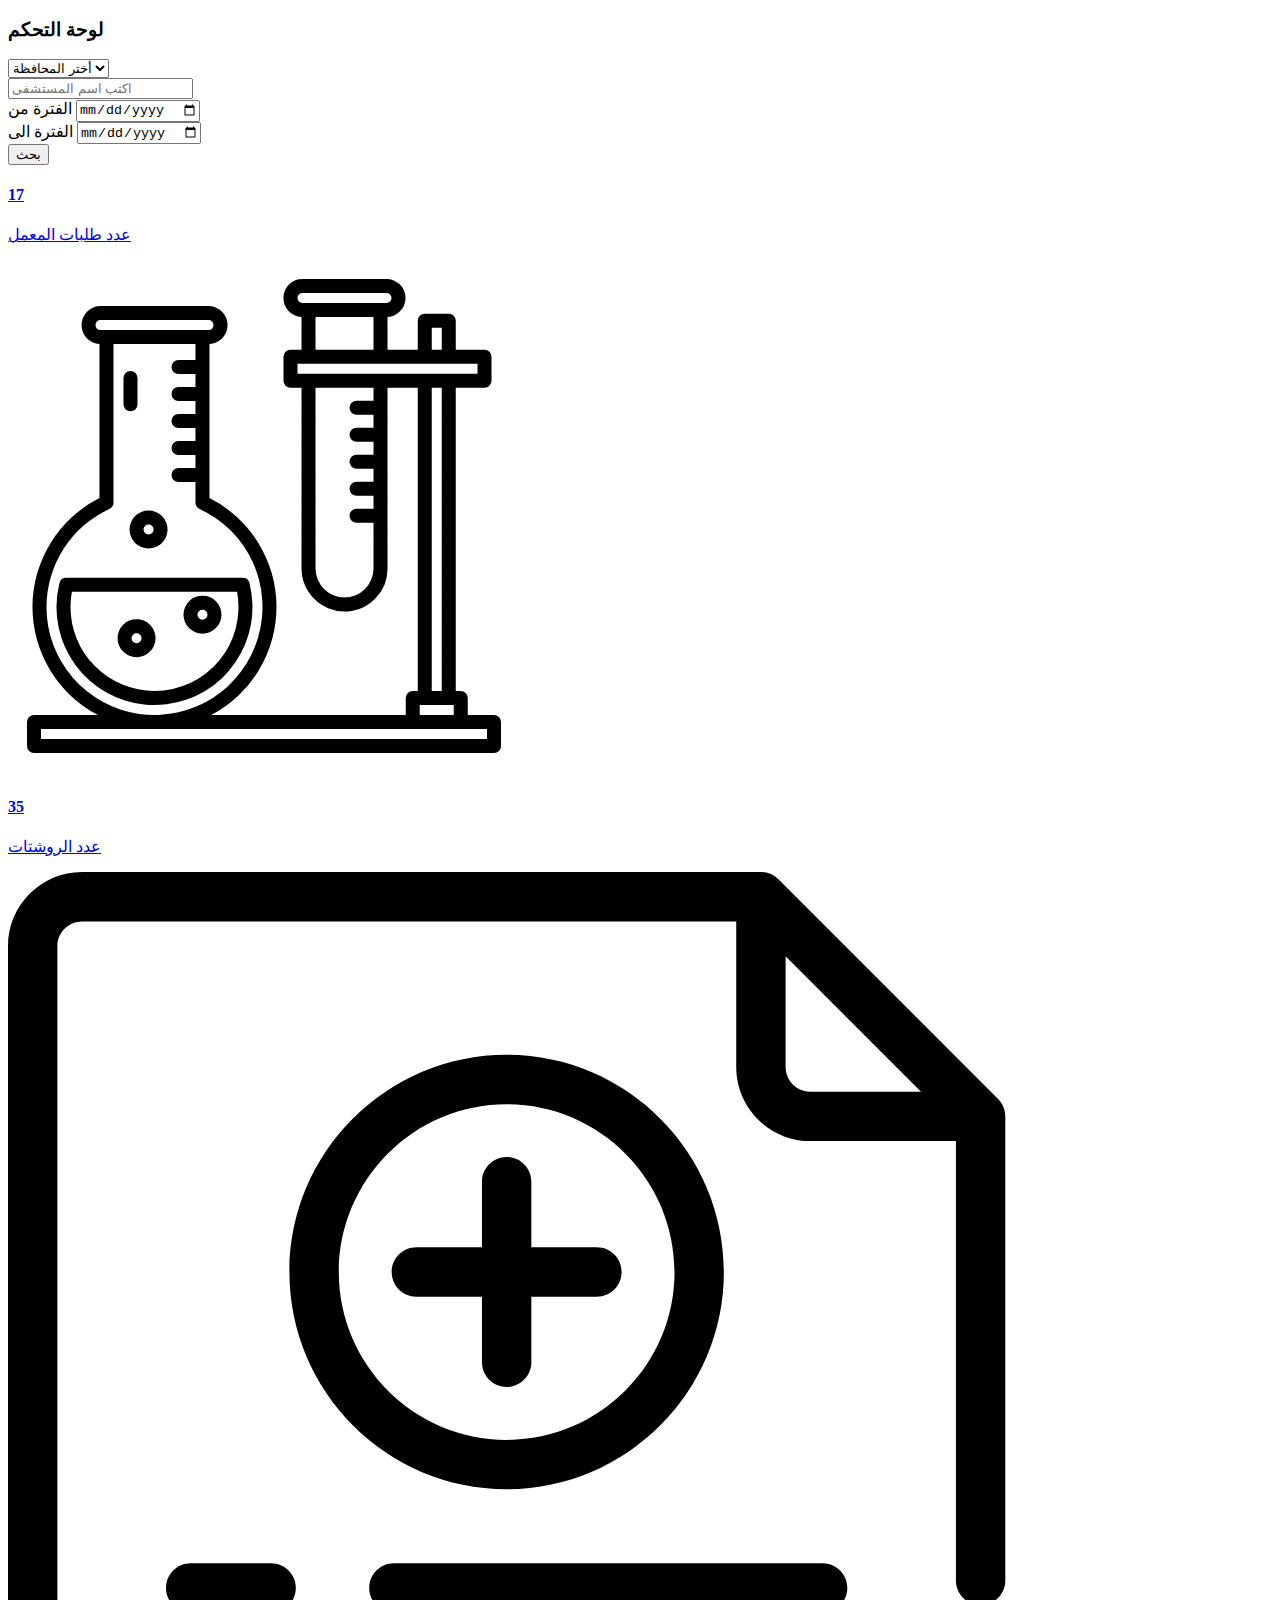
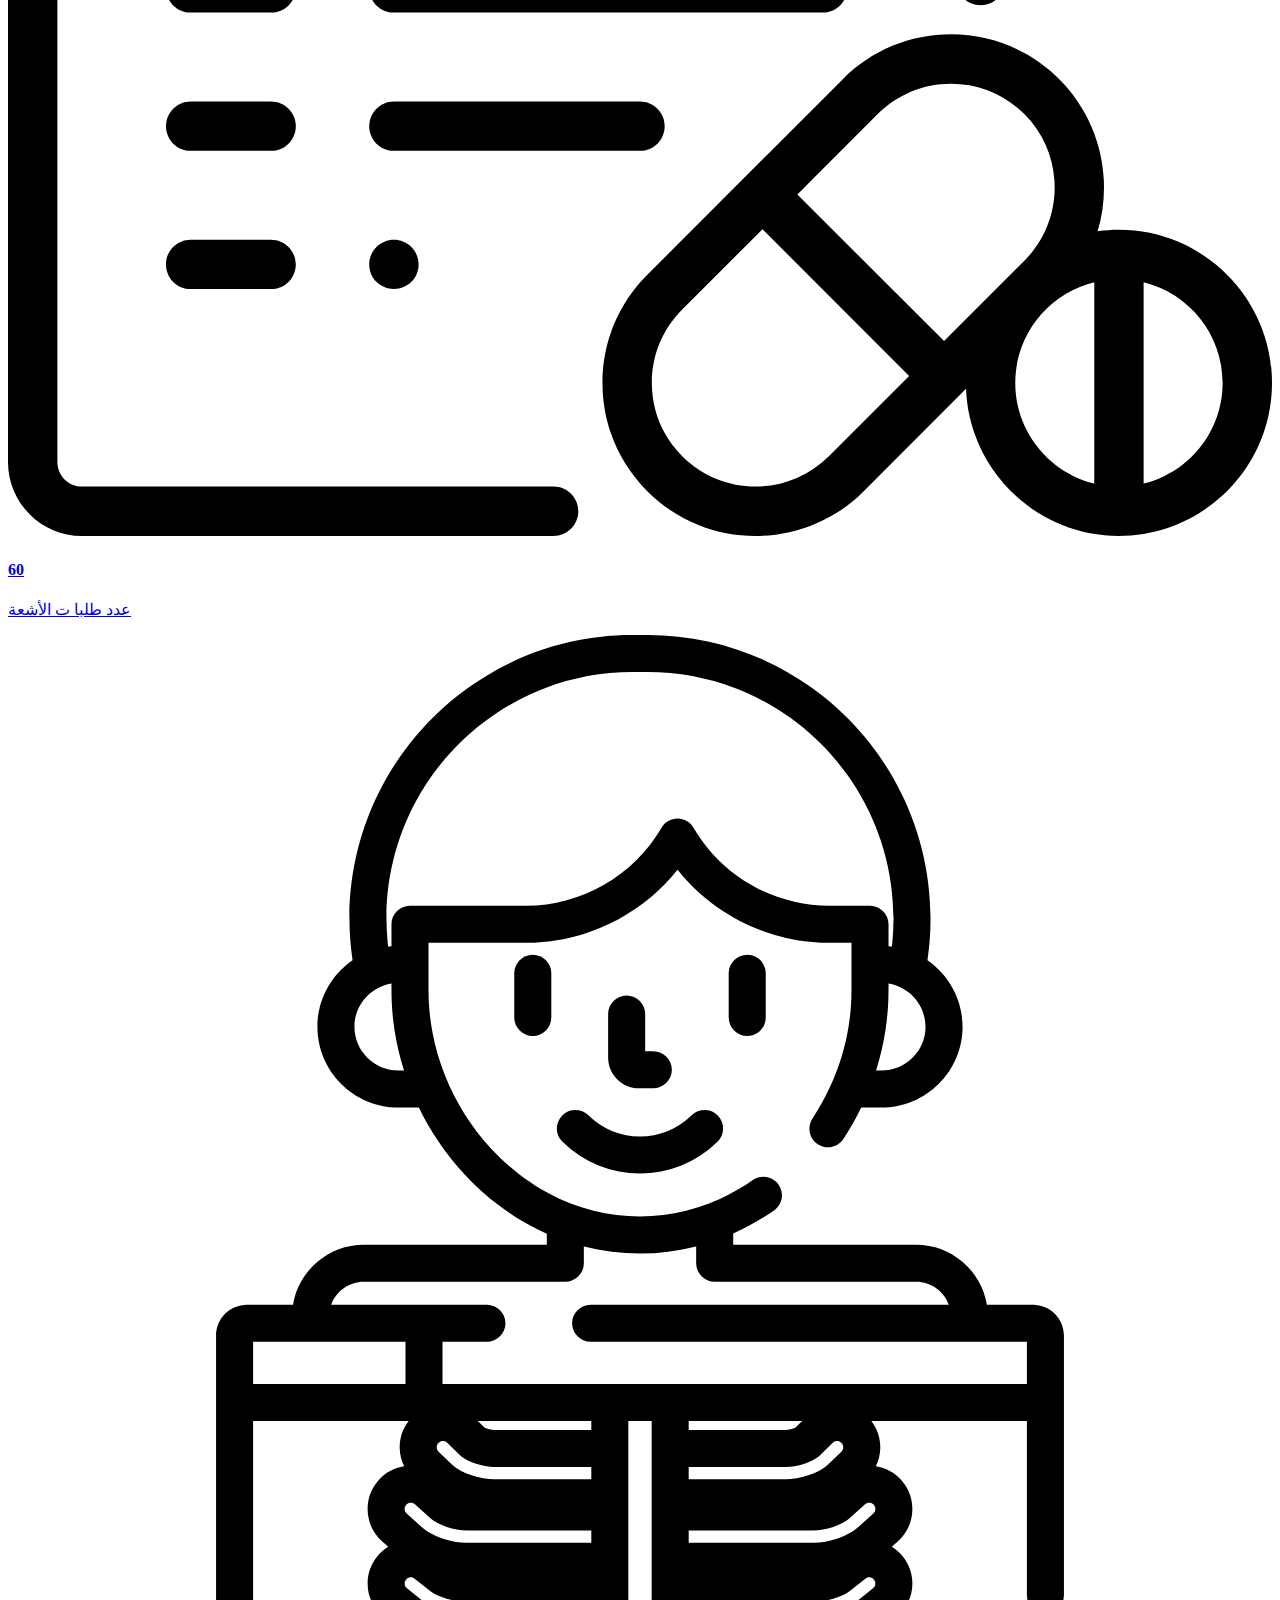
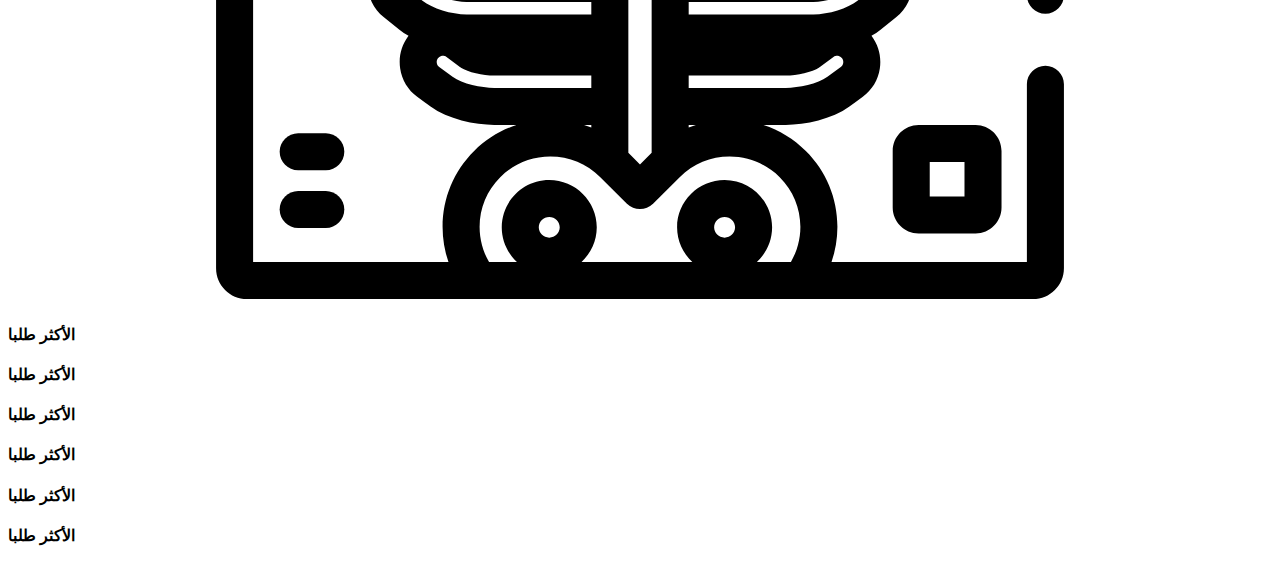
<file: Help.html>
<!DOCTYPE html>
<html lang="en">
<head>
  <meta charset="UTF-8">
  <meta name="viewport" content="width=device-width, initial-scale=1.0">
  <title>Document</title>
</head>
<body>
  <div id="operation  " class="operation show">
    <div class="filter-container">
      <div class="container-fluid">
        <div class="row">
          <div class="col-lg-12">
              <div class="filter">
                <h3>
                  <a class="icon-aside" href="#"><i class="fa fa-align-left  fa-fw" ></i></a>
                  
                  <span>لوحة التحكم</span>
                </h3>
                <form class="form-inline">
                  <div class="form-group">
                    <select class="form-control">
                      <option>أختر المحافظة</option>
                      <option>القاهرة </option>
                      <option>الجيزة</option>
                      <option>الاسكندرية</option>
                      <option>بورسعيد</option>
                      <option>شمال سيناء</option>
                      <option>جنوب سيناء</option>
                      <option>الوادى الجديد</option>
                      <option>مرسى مطروح</option>
                    </select>
                  </div>
                  <div class="form-group">
                    <input type="text" class="form-control"  placeholder="اكتب اسم المستشفى">
                  </div>
                  <div class="form-group">
                    <label for="">الفترة من</label>
                    <input type="date" class="form-control"  >
                  </div>
                  <div class="form-group">
                    <label for="">الفترة الى</label>
                    <input type="date" class="form-control"  >
                  </div>
                  <button type="submit" class="btn btn-default">بحث</button>
                </form>
              </div>
          </div>
          
          </div>
      </div>
    </div>
    <div class="box-catagory">
      <div class="container-fluid">  
      <div class="row catagory">
        
          <div class="col-lg-4 col-md-3 col-sm-3 col-12 p-5">
            <a href="#">
              <div class="card info-bg ">
              <div class="card-body">
                <h4 class="card-title">17</h4>
                <p>عدد طلبات المعمل</p>
              </div>
              <div class="card-img">
                <svg xmlns="http://www.w3.org/2000/svg" width="512" height="512" viewBox="0 0 128 128"><g><path d="M30.624,37.833a1.751,1.751,0,0,0,1.75-1.75V29.5a1.75,1.75,0,0,0-3.5,0v6.583A1.75,1.75,0,0,0,30.624,37.833Z"/><path d="M60.365,80.737a1.749,1.749,0,0,0-1.7-1.317H14.57a1.748,1.748,0,0,0-1.7,1.317,24.274,24.274,0,0,0-.755,6.013,24.5,24.5,0,1,0,48.245-6.013ZM36.62,107.75a21.024,21.024,0,0,1-21-21,20.8,20.8,0,0,1,.355-3.83H57.266A20.991,20.991,0,0,1,36.62,107.75Z"/><path d="M121.5,113.75h-6.562V109.5a1.75,1.75,0,0,0-1.75-1.75H111.94V31.942h7.186a1.75,1.75,0,0,0,1.75-1.75v-6a1.751,1.751,0,0,0-1.75-1.75H111.94V15.19a1.751,1.751,0,0,0-1.75-1.75h-6a1.751,1.751,0,0,0-1.75,1.75v7.252H94.88V14.224a4.74,4.74,0,0,0-.254-9.474h-21a4.74,4.74,0,0,0-.246,9.475v8.217H70.626a1.751,1.751,0,0,0-1.75,1.75v6a1.75,1.75,0,0,0,1.75,1.75H73.38V77.12a10.744,10.744,0,0,0,18.344,7.6,10.641,10.641,0,0,0,3.156-7.6V31.942h7.56V107.75h-1.252a1.751,1.751,0,0,0-1.75,1.75v4.25H50.783a30.485,30.485,0,0,0-.413-54.219V53.783c0-.012,0-.022,0-.034s0-.022,0-.034V47.033c0-.012,0-.022,0-.034s0-.022,0-.034V40.283c0-.012,0-.022,0-.034s0-.022,0-.034V33.533c0-.012,0-.022,0-.034s0-.022,0-.034V26.783c0-.012,0-.022,0-.034s0-.022,0-.034V21a4.74,4.74,0,0,0-.246-9.475h-27A4.741,4.741,0,0,0,22.87,21V59.531a30.485,30.485,0,0,0-.412,54.219H6.5a1.751,1.751,0,0,0-1.75,1.75v6a1.751,1.751,0,0,0,1.75,1.75h115a1.751,1.751,0,0,0,1.75-1.75v-6A1.751,1.751,0,0,0,121.5,113.75ZM105.94,16.94h2.5v5.5h-2.5ZM72.376,9.5a1.252,1.252,0,0,1,1.25-1.25h21a1.25,1.25,0,0,1,0,2.5h-21A1.252,1.252,0,0,1,72.376,9.5Zm4.5,4.75h14.5v8.192H76.88Zm-4.5,11.692h45v2.5h-45Zm19,9.25H87.126a1.75,1.75,0,0,0,0,3.5H91.38v3.25H87.126a1.75,1.75,0,0,0,0,3.5H91.38v3.25H87.126a1.75,1.75,0,0,0,0,3.5H91.38v3.25H87.126a1.75,1.75,0,0,0,0,3.5H91.38v3.25H87.126a1.75,1.75,0,0,0,0,3.5H91.38V77.12a7.264,7.264,0,0,1-7.25,7.25,7.258,7.258,0,0,1-7.25-7.25V31.942h14.5Zm14.56-3.25h2.5V107.75h-2.5Zm-3,79.308h8.5v2.5h-8.5ZM21.874,16.275a1.251,1.251,0,0,1,1.25-1.25h27a1.25,1.25,0,1,1,0,2.5h-27A1.25,1.25,0,0,1,21.874,16.275ZM9.62,86.75A27.073,27.073,0,0,1,25.351,62.22a1.75,1.75,0,0,0,1.019-1.59V21.025h20.5V25H42.624a1.75,1.75,0,0,0,0,3.5H46.87v3.25H42.624a1.75,1.75,0,1,0,0,3.5H46.87V38.5H42.624a1.75,1.75,0,0,0,0,3.5H46.87v3.25H42.624a1.75,1.75,0,0,0,0,3.5H46.87V52H42.624a1.75,1.75,0,0,0,0,3.5H46.87V60.63a1.75,1.75,0,0,0,1.02,1.59A27,27,0,1,1,9.62,86.75Zm110.13,33H8.25v-2.5h111.5Z"/><path d="M32.137,89.792a4.75,4.75,0,1,0,4.75,4.75A4.755,4.755,0,0,0,32.137,89.792Zm0,6a1.25,1.25,0,1,1,1.25-1.25A1.251,1.251,0,0,1,32.137,95.792Z"/><path d="M48.624,83.917a4.75,4.75,0,1,0,4.75,4.75A4.754,4.754,0,0,0,48.624,83.917Zm0,6a1.25,1.25,0,1,1,1.25-1.25A1.251,1.251,0,0,1,48.624,89.917Z"/><path d="M30.387,67.388a4.75,4.75,0,1,0,4.75-4.75A4.756,4.756,0,0,0,30.387,67.388Zm4.75-1.25a1.25,1.25,0,1,1-1.25,1.25A1.251,1.251,0,0,1,35.137,66.138Z"/></g></svg>
                
              </div>
            </div>
            </a>
          </div>
          <div class="col-lg-4 col-md-3 col-sm-3 col-12 p-5">
            <a href="#">
              <div class="card primary-bg">
              <div class="card-body">
                <h4 class="card-title">35</h4>
                <p>عدد الروشتات</p>
              </div>
              <div class="card-img">
                <svg version="1.1" id="Capa_1" xmlns="http://www.w3.org/2000/svg" xmlns:xlink="http://www.w3.org/1999/xlink" x="0px" y="0px"
                    viewBox="0 0 512.001 512.001" style="enable-background:new 0 0 512.001 512.001;" xml:space="preserve">
                  <g>
                    <g>
                      <path d="M238.559,152.037h-26.572v-26.572c0-5.523-4.478-9.999-9.999-9.999s-9.999,4.477-9.999,9.999v26.572h-26.572
                        c-5.522,0-9.999,4.477-9.999,9.999s4.477,9.999,9.999,9.999h26.572v26.572c0,5.523,4.478,9.999,9.999,9.999
                        s9.999-4.477,9.999-9.999v-26.572h26.572c5.522,0,9.999-4.477,9.999-9.999S244.081,152.037,238.559,152.037z"/>
                    </g>
                  </g>
                  <g>
                    <g>
                      <path d="M201.987,74.042c-48.52,0-87.995,39.475-87.995,87.995s39.475,87.995,87.995,87.995s87.995-39.475,87.995-87.995
                        S250.507,74.042,201.987,74.042z M201.987,230.032c-37.493,0-67.996-30.503-67.996-67.996c0-37.493,30.503-67.996,67.996-67.996
                        c37.493,0,67.996,30.503,67.996,67.996C269.983,199.529,239.48,230.032,201.987,230.032z"/>
                    </g>
                  </g>
                  <g>
                    <g>
                      <path d="M401.046,91.939L312.052,2.944c-1.876-1.875-4.419-2.929-7.071-2.929H29.998C13.457,0.015,0,13.473,0,30.014v451.974
                        c0,16.541,13.457,29.998,29.998,29.998h191.009c5.522,0,9.999-4.478,9.999-9.999s-4.478-9.999-9.999-9.999H29.998
                        c-5.514,0-9.999-4.486-9.999-9.999V30.014c0-5.514,4.486-9.999,9.999-9.999h264.983v58.996c0,16.541,13.457,29.998,29.998,29.998
                        h58.996v177.989c0,5.522,4.478,9.999,9.999,9.999s9.999-4.478,9.999-9.999V99.009C403.975,96.357,402.921,93.814,401.046,91.939z
                        M324.98,89.01c-5.514,0-9.999-4.486-9.999-9.999V34.156l54.855,54.854H324.98z"/>
                    </g>
                  </g>
                  <g>
                    <g>
                      <path d="M329.979,279.998H156.323c-5.522,0-9.999,4.478-9.999,9.999s4.478,9.999,9.999,9.999h173.656
                        c5.522,0,9.999-4.477,9.999-9.999C339.979,284.476,335.501,279.998,329.979,279.998z"/>
                    </g>
                  </g>
                  <g>
                    <g>
                      <path d="M106.577,279.998H73.995c-5.522,0-9.999,4.478-9.999,9.999s4.478,9.999,9.999,9.999h32.582
                        c5.522,0,9.999-4.478,9.999-9.999S112.099,279.998,106.577,279.998z"/>
                    </g>
                  </g>
                  <g>
                    <g>
                      <path d="M255.984,335.994h-99.661c-5.522,0-9.999,4.478-9.999,9.999s4.478,9.999,9.999,9.999h99.661
                        c5.522,0,9.999-4.477,9.999-9.999C265.983,340.472,261.506,335.994,255.984,335.994z"/>
                    </g>
                  </g>
                  <g>
                    <g>
                      <path d="M106.577,335.994H73.995c-5.522,0-9.999,4.478-9.999,9.999s4.478,9.999,9.999,9.999h32.582
                        c5.522,0,9.999-4.478,9.999-9.999S112.099,335.994,106.577,335.994z"/>
                    </g>
                  </g>
                  <g>
                    <g>
                      <path d="M163.389,394.921c-1.859-1.86-4.43-2.93-7.069-2.93c-2.63,0-5.2,1.069-7.07,2.93c-1.86,1.86-2.93,4.44-2.93,7.07
                        c0,2.63,1.069,5.21,2.93,7.069c1.86,1.86,4.44,2.931,7.07,2.931c2.64,0,5.21-1.07,7.069-2.931c1.87-1.859,2.931-4.439,2.931-7.069
                        C166.32,399.361,165.259,396.781,163.389,394.921z"/>
                    </g>
                  </g>
                  <g>
                    <g>
                      <path d="M106.577,391.991H73.995c-5.522,0-9.999,4.478-9.999,9.999c0,5.522,4.478,9.999,9.999,9.999h32.582
                        c5.522,0,9.999-4.478,9.999-9.999C116.577,396.469,112.099,391.991,106.577,391.991z"/>
                    </g>
                  </g>
                  <g>
                    <g>
                      <path d="M450.003,387.989c-2.935,0-5.819,0.219-8.645,0.616c6.301-21.134,1.125-44.988-15.531-61.646
                        c-11.71-11.709-27.278-18.158-43.838-18.158c-16.561,0-32.129,6.449-43.838,18.158l-79.191,79.19
                        c-11.709,11.71-18.158,27.278-18.158,43.838c0,16.561,6.449,32.129,18.158,43.838c12.088,12.087,27.96,18.129,43.838,18.129
                        c15.874,0,31.753-6.045,43.838-18.129l41.432-41.432c1.271,33.073,28.558,59.59,61.936,59.59
                        c34.186,0,61.997-27.811,61.997-61.997C512.001,415.8,484.189,387.989,450.003,387.989z M332.493,479.684
                        c-16.374,16.376-43.018,16.376-59.392,0c-7.933-7.932-12.301-18.478-12.301-29.696c0-11.218,4.368-21.765,12.301-29.696
                        l32.525-32.525l59.392,59.393L332.493,479.684z M379.158,433.018l-59.392-59.393l32.525-32.524
                        c7.933-7.933,18.478-12.301,29.696-12.301c11.218,0,21.765,4.368,29.696,12.301c16.375,16.374,16.375,43.018,0,59.392
                        L379.158,433.018z M440.004,490.773c-18.344-4.5-31.999-21.075-31.999-40.786c0-19.712,13.654-36.287,31.999-40.785V490.773z
                        M460.002,490.773v-81.572c18.345,4.499,31.999,21.074,31.999,40.785S478.347,486.273,460.002,490.773z"/>
                    </g>
                  </g>

                  </svg>
                
              </div>
            </div>
            </a>
          </div>
          <div class="col-lg-4 col-md-3 col-sm-3 col-12 p-5">
            <a href="#">
              <div class="card Violet-bg">
              <div class="card-body">
                <h4 class="card-title">60</h4>
                <p>عدد طلبا ت الأشعة</p>
              </div>
              <div class="card-img">
                <svg version="1.1" id="Capa_1" xmlns="http://www.w3.org/2000/svg" xmlns:xlink="http://www.w3.org/1999/xlink" x="0px" y="0px"
	 viewBox="0 0 512 512" style="enable-background:new 0 0 512 512;" xml:space="preserve">
<g>
	<g>
		<path d="M261.402,168.639h-3.305v-15.071c0-4.142-3.357-7.5-7.5-7.5s-7.5,3.358-7.5,7.5v17.571c0,6.893,5.607,12.5,12.5,12.5
			h5.805c4.143,0,7.5-3.358,7.5-7.5C268.902,171.997,265.545,168.639,261.402,168.639z"/>
	</g>
</g>
<g>
	<g>
		<path d="M287.501,194.588c-2.923-2.938-7.672-2.948-10.607-0.028c-11.522,11.461-30.267,11.461-41.786,0.001
			c-2.937-2.923-7.685-2.91-10.607,0.027c-2.921,2.936-2.91,7.685,0.027,10.606c8.678,8.634,20.074,12.948,31.472,12.948
			c11.397,0,22.797-4.317,31.473-12.948C290.409,202.273,290.422,197.524,287.501,194.588z"/>
	</g>
</g>
<g>
	<g>
		<path d="M128.725,468.245h-11.184c-4.143,0-7.5,3.358-7.5,7.5c0,4.142,3.357,7.5,7.5,7.5h11.184c4.142,0,7.5-3.358,7.5-7.5
			C136.225,471.603,132.868,468.245,128.725,468.245z"/>
	</g>
</g>
<g>
	<g>
		<path d="M128.725,444.876h-11.184c-4.143,0-7.5,3.358-7.5,7.5c0,4.142,3.357,7.5,7.5,7.5h11.184c4.142,0,7.5-3.358,7.5-7.5
			C136.225,448.234,132.868,444.876,128.725,444.876z"/>
	</g>
</g>
<g>
	<g>
		<path d="M391.941,441.538h-23.082c-5.79,0-10.5,4.71-10.5,10.5v22.933c0,5.79,4.71,10.5,10.5,10.5h23.082
			c5.79,0,10.5-4.711,10.5-10.5v-22.933C402.441,446.248,397.731,441.538,391.941,441.538z M387.441,470.471h-14.082v-13.933h14.082
			V470.471z"/>
	</g>
</g>
<g>
	<g>
		<path d="M420.217,396.5c4.143,0,7.5-3.358,7.5-7.5V283.78c0-6.893-5.607-12.5-12.5-12.5h-18.682
			c-2.271-13.749-14.281-24.273-28.717-24.273H293.75v-4.56c5.723-2.542,11.263-5.659,16.544-9.348
			c3.396-2.372,4.227-7.047,1.854-10.443c-2.37-3.396-7.047-4.227-10.442-1.854c-13.803,9.64-29.607,14.735-45.706,14.735
			c-22.507,0-43.947-9.787-60.372-27.558c-16.076-17.394-25.296-40.715-25.296-63.982v-19.303h39.521
			c23.958,0,46.574-11.111,61.356-29.598c14.781,18.486,37.397,29.598,61.355,29.598h9.103v19.303
			c0,18.297-5.464,36.232-15.8,51.867c-2.285,3.455-1.336,8.108,2.119,10.393c3.457,2.285,8.109,1.335,10.393-2.12
			c2.714-4.105,5.122-8.354,7.247-12.71h8.148c18.135,0,32.889-14.695,32.889-32.759c0-11.163-5.639-21.035-14.226-26.949
			c0.826-5.576,1.253-11.231,1.253-16.943C373.691,51.488,322.275,0,259.076,0h-6.15c-63.2,0-114.617,51.488-114.617,114.775
			c0,5.712,0.427,11.367,1.253,16.944c-8.587,5.914-14.226,15.785-14.226,26.948c0,18.063,14.755,32.759,32.891,32.759h8.189
			c4.709,9.705,10.828,18.762,18.196,26.735c9.843,10.65,21.264,18.852,33.638,24.339v4.508h-74.068
			c-14.436,0-26.445,10.523-28.717,24.273H96.783c-6.893,0-12.5,5.607-12.5,12.5V499.5c0,6.893,5.607,12.5,12.5,12.5h94.092h130.234
			h94.107c6.893,0,12.5-5.607,12.5-12.5V425c0-4.142-3.357-7.5-7.5-7.5s-7.5,3.358-7.5,7.5v72h-79.139
			c1.574-4.524,2.389-9.313,2.389-14.237c0-11.618-4.545-22.534-12.795-30.735c-4.895-4.872-10.752-8.431-17.142-10.527h8.993
			c7.848,0,18.875-2.297,25.813-7.429l5.41-4c3.758-2.779,6.209-6.856,6.902-11.48c0.691-4.623-0.459-9.239-3.238-12.999
			c-0.049-0.067-0.104-0.129-0.153-0.195c1.337-0.776,2.581-1.604,3.683-2.479l6.293-5.002c7.553-6.005,8.811-17.036,2.807-24.586
			c-1.294-1.629-2.842-2.98-4.559-4.033l2.508-2.237c7.201-6.422,7.836-17.506,1.412-24.709c-2.713-3.041-6.396-4.998-10.374-5.618
			c1.136-2.299,1.772-4.832,1.811-7.472c0.061-3.989-1.219-7.789-3.617-10.903h62.996V389
			C412.717,393.142,416.074,396.5,420.217,396.5z M371.664,158.667c0,9.792-8.025,17.759-17.889,17.759h-2.146
			c3.317-10.479,5.039-21.391,5.039-32.429v-2.834C365.158,142.542,371.664,149.855,371.664,158.667z M158.227,176.426
			c-9.865,0-17.891-7.966-17.891-17.759c0-8.812,6.506-16.124,14.996-17.504v2.834c0,10.958,1.759,21.923,5.092,32.429H158.227z
			 M162.832,109.694c-4.143,0-7.5,3.358-7.5,7.5v8.85c-0.458,0.04-0.912,0.093-1.365,0.151c-0.433-3.771-0.658-7.58-0.658-11.42
			c0-55.016,44.689-99.775,99.617-99.775h6.15c54.928,0,99.615,44.759,99.615,99.775c0,3.841-0.225,7.649-0.658,11.42
			c-0.453-0.059-0.907-0.112-1.365-0.152v-8.849c0-4.142-3.358-7.5-7.5-7.5h-16.603c-22.484,0-43.512-12.108-54.876-31.599
			c-1.345-2.305-3.811-3.722-6.479-3.722c-2.668,0-5.135,1.417-6.48,3.722c-11.364,19.491-32.392,31.599-54.876,31.599H162.832z
			 M99.283,286.28h61.727v17.077H99.283V286.28z M188.815,452.024c-8.243,8.197-12.782,19.113-12.782,30.738
			c0,4.926,0.813,9.715,2.384,14.237H99.283V318.357h62.996c-2.397,3.115-3.678,6.914-3.617,10.903
			c0.039,2.64,0.676,5.173,1.812,7.472c-3.977,0.621-7.66,2.578-10.374,5.619c-6.424,7.202-5.789,18.286,1.412,24.708l2.508,2.237
			c-1.717,1.054-3.264,2.404-4.557,4.031c-6.006,7.553-4.748,18.583,2.807,24.589l6.289,5.001c1.103,0.876,2.347,1.704,3.686,2.481
			c-0.051,0.066-0.104,0.128-0.154,0.195c-2.779,3.758-3.93,8.374-3.238,12.997c0.693,4.624,3.145,8.7,6.902,11.48l5.41,4
			c6.939,5.132,17.965,7.429,25.813,7.429h8.98C199.567,443.596,193.709,447.154,188.815,452.024z M236.279,322h-39.303
			c-1.182,0-2.955-0.533-3.848-0.917l-2.809-2.726h45.96V322z M196.976,337h39.304v5h-39.304c-5.414,0-13.309-2.228-17.148-5.955
			l-5.41-5.251c-0.646-0.628-0.752-1.371-0.758-1.757c-0.006-0.387,0.078-1.132,0.703-1.776c0.643-0.662,1.402-0.76,1.799-0.76
			c0.461,0,1.137,0.122,1.738,0.706l5.41,5.25c0.119,0.117,0.244,0.229,0.371,0.337C186.415,335.113,192.38,337,196.976,337z
			 M185.738,362.72h50.542v4.999h-50.542c-6.143,0-14.027-2.743-17.953-6.243l-6.289-5.61c-1.029-0.917-1.119-2.501-0.203-3.529
			c0.65-0.728,1.451-0.836,1.871-0.836c0.432,0,1.072,0.11,1.66,0.635l6.289,5.609C174.136,360.442,180.834,362.72,185.738,362.72z
			 M196.976,426.5c-5.246,0-12.951-1.574-16.895-4.489l-5.41-4.001c-0.723-0.536-0.928-1.257-0.984-1.64
			c-0.059-0.382-0.074-1.132,0.463-1.858c0.676-0.914,1.635-1.013,2.016-1.013c0.373,0,0.932,0.085,1.48,0.49l5.408,4.001
			c0.139,0.103,0.281,0.201,0.428,0.294c2.781,1.773,8.834,3.215,13.494,3.215h39.304v5.001H196.976z M236.28,441.5v1.065
			c-0.961-0.394-1.941-0.741-2.929-1.065H236.28z M185.738,396.719c-6.098,0-13.936-2.435-17.846-5.543l-6.289-5
			c-1.078-0.858-1.258-2.434-0.4-3.514c0.678-0.852,1.6-0.944,1.963-0.944c0.396,0,0.984,0.094,1.551,0.543l6.287,5
			c2.986,2.375,9.871,4.457,14.734,4.457h50.542v5.001H185.738z M219.242,487.162c-2.34,0-4.244-1.877-4.244-4.185
			c0-2.307,1.904-4.184,4.244-4.184c2.34,0,4.244,1.877,4.244,4.184C223.486,485.285,221.582,487.162,219.242,487.162z
			 M290.272,487.162c-2.341,0-4.246-1.877-4.246-4.185c0-2.307,1.905-4.184,4.246-4.184c2.339,0,4.242,1.877,4.242,4.184
			C294.514,485.285,292.61,487.162,290.272,487.162z M312.592,462.663c5.401,5.367,8.375,12.505,8.375,20.1
			c0,5.081-1.316,9.94-3.834,14.237H303.36c3.774-3.505,6.153-8.486,6.153-14.022c0-10.578-8.632-19.184-19.242-19.184
			c-10.612,0-19.246,8.606-19.246,19.184c0,5.536,2.379,10.518,6.154,14.022h-44.848c3.775-3.505,6.154-8.486,6.154-14.022
			c0-10.578-8.633-19.184-19.244-19.184c-10.611,0-19.244,8.606-19.244,19.184c0,5.536,2.379,10.518,6.154,14.022h-11.297
			c-2.51-4.294-3.822-9.153-3.822-14.237c0-7.603,2.969-14.742,8.36-20.103c5.409-5.382,12.605-8.347,20.265-8.347
			c7.656,0,14.852,2.964,20.264,8.348l10.783,10.727c2.926,2.91,7.651,2.91,10.577,0.001l10.79-10.729
			c5.406-5.382,12.601-8.346,20.256-8.346C299.986,454.314,307.182,457.278,312.592,462.663z M251.28,452.801V318.357h9.439v134.436
			l-4.725,4.698L251.28,452.801z M275.72,442.56v-1.06h2.916C277.652,441.823,276.677,442.168,275.72,442.56z M338.313,416.37
			c-0.057,0.382-0.262,1.104-0.984,1.64l-5.412,4.001c-3.941,2.916-11.646,4.489-16.893,4.489H275.72v-5h39.304
			c4.674,0,10.766-1.469,13.58-3.275c0.139-0.09,0.275-0.184,0.408-0.283l5.344-3.953c0.547-0.405,1.105-0.491,1.477-0.491
			c0.381,0,1.34,0.099,2.018,1.015C338.387,415.238,338.371,415.988,338.313,416.37z M350.397,386.175l-6.293,5.002
			c-3.908,3.107-11.746,5.542-17.842,5.542H275.72v-5h50.542c4.861,0,11.746-2.083,14.732-4.456l6.289-5
			c0.566-0.45,1.156-0.544,1.551-0.544c0.365,0,1.285,0.092,1.963,0.945C351.654,383.742,351.475,385.318,350.397,386.175z
			 M350.705,352.335c0.918,1.029,0.828,2.613-0.201,3.53l-6.291,5.611c-3.924,3.5-11.811,6.243-17.951,6.243H275.72v-5h50.542
			c4.904,0,11.602-2.278,14.623-4.975l6.291-5.609c0.588-0.524,1.228-0.635,1.662-0.635
			C349.258,351.5,350.059,351.609,350.705,352.335z M315.024,337c4.602,0,10.59-1.908,13.348-4.254
			c0.125-0.107,0.246-0.217,0.363-0.331l5.365-5.209c0.602-0.583,1.277-0.706,1.74-0.706c0.395,0,1.154,0.099,1.795,0.758
			c0.627,0.646,0.711,1.392,0.705,1.778c-0.006,0.387-0.111,1.129-0.758,1.757l-5.412,5.251c-3.838,3.727-11.732,5.955-17.146,5.955
			H275.72V337H315.024z M275.72,322v-3.643h45.96l-2.791,2.711c-0.881,0.387-2.67,0.932-3.865,0.932H275.72z M176.01,303.358
			L176.01,303.358V286.28H194c4.143,0,7.5-3.358,7.5-7.5c0-4.142-3.357-7.5-7.5-7.5h-63.083c1.96-5.397,7.157-9.272,13.265-9.272
			h81.568c4.143,0,7.5-3.358,7.5-7.5v-6.813c7.393,1.874,15.013,2.843,22.75,2.843c7.694,0,15.319-0.986,22.75-2.883v6.854
			c0,4.142,3.357,7.5,7.5,7.5h81.568c6.107,0,11.305,3.876,13.265,9.272H236c-4.143,0-7.5,3.358-7.5,7.5c0,4.142,3.357,7.5,7.5,7.5
			h176.717v17.077H176.01z"/>
	</g>
</g>
<g>
	<g>
		<path d="M212.572,129.527c-4.143,0-7.5,3.358-7.5,7.5v17.906c0,4.142,3.357,7.5,7.5,7.5s7.5-3.358,7.5-7.5v-17.906
			C220.072,132.885,216.715,129.527,212.572,129.527z"/>
	</g>
</g>
<g>
	<g>
		<path d="M299.428,129.527c-4.143,0-7.5,3.358-7.5,7.5v17.906c0,4.142,3.357,7.5,7.5,7.5c4.142,0,7.5-3.358,7.5-7.5v-17.906
			C306.928,132.885,303.571,129.527,299.428,129.527z"/>
	</g>
</g>

</svg>
                
  
              </div>
            </div>
            </a>
          </div>
          
          
          
        </div>
      </div>
    </div>
    <div class="chart-continer">
      <div class="container-fluid">
      <div class="row">
        <div class="col-lg-4 col-12 p-5">
          <div class="box-charts">
            <h4 class="box-charts-tilte">الأكثر طلبا                </h4>
            <div class="box-charts-body">
              <div id="ICUSchartdiv"></div>
            </div>
          </div>
        </div>
        <div class="col-lg-4 col-12 p-5">
          <div class="box-charts">
            <h4 class="box-charts-tilte">الأكثر طلبا                </h4>
            <div class="box-charts-body">
              <div id="Typeschartdiv"></div>
            </div>
          </div>
        </div>
        <div class="col-lg-4 col-12 p-5">
          <div class="box-charts">
            <h4 class="box-charts-tilte">الأكثر طلبا                </h4>
            <div class="box-charts-body">
              <div id="TimeAveragechartdiv"></div>
            </div>
          </div>
        </div>
        <div class="col-lg-4 col-12 p-5">
          <div class="box-charts">
            <h4 class="box-charts-tilte">الأكثر طلبا                </h4>
            <div class="box-charts-body">
              <div id="AmbulancesChartDiv"></div>
            </div>
          </div>
        </div>
        <div class="col-lg-4 col-12 p-5">
          <div class="box-charts">
            <h4 class="box-charts-tilte">الأكثر طلبا                </h4>
            <div class="box-charts-body">
              <div id="RequestsChartDiv"></div>
            </div>
          </div>
        </div>
        <div class="col-lg-4 col-12 p-5">
          <div class="box-charts">
            <h4 class="box-charts-tilte">الأكثر طلبا                </h4>
            <div class="box-charts-body">
              <div id="RequestsChartDivTwo"></div>
            </div>
          </div>
        </div>
      </div>
      </div>
    </div>
  </div>
  <script>
    $('.catagory a').click(function () {
      $(this).addClass('active').parent().siblings().find("a").removeClass('active');
    });
  </script>
  <script>
    var array=[];
    var ICUArray=[];
    
    function LoadPage(){
      var GouvId=$("#GouvId").val();
      var FromDate=$("#FromDate").val();
      var ToDate=$("#ToDate").val();
      window.location='/ar-eg/AmbulanceCommandCenter_/Ambulance_Requests_DashBord?GouvId='+GouvId+'&FromDate='+FromDate+'&ToDate='+ToDate;
    }
    </script>
      <script>
    var o={"country":'حادث طريق',"visits":17}
    array.push(o);
      </script>
      <script>
    var o={"country":'اختناق',"visits":14}
    array.push(o);
      </script>
      <script>
    var o={"country":'فقدان في الوعي',"visits":9}
    array.push(o);
      </script>
      
      <script>
    var o={"country":'حروق',"visits":4}
    array.push(o);
      </script>
      <script>
    var o={"country":'حساسية شديدة',"visits":4}
    array.push(o);
      </script>
      
    
      <script>
    var o={"network":'رعاية أطفال',"MAU":1}
    ICUArray.push(o);
      </script>
      <script>
    var o={"network":'رعاية مركزة ',"MAU":3}
    ICUArray.push(o);
      </script>
      <script>
    var o={"network":'رعاية أعصاب',"MAU":4}
    ICUArray.push(o);
      </script>
      <script>
    
      </script>
    <!---------------------------------Requests-------------------------->
    <script>
    am4core.useTheme(am4themes_animated);
    
    var chart1 = am4core.create("RequestsChartDiv", am4charts.PieChart);
    
    
    chart1.data = [{
      "country": "الإنتظار",
      "value": 10+6,
    
    }, {
      "country": "المقبولة",
      "value":  145,
    } ];
    
    chart1.responsive.enabled = true;
    chart1.innerRadius = am4core.percent(50);
    
    var series = chart1.series.push(new am4charts.PieSeries());
    series.dataFields.value = "value";
    series.dataFields.category = "country";
    
    series.slices.template.cornerRadius = 0;
    series.slices.template.innerCornerRadius = 0;
    series.alignLabels = false;
    series.labels.template.padding(0, 0, 0, 0);
    
    series.labels.template.bent = true;
    series.labels.template.radius = 4;
    
    series.ticks.template.disabled = true;
    series.alignLabels = false;
    series.labels.template.text = "{value.percent.formatNumber('#.0')}%";
    series.labels.template.radius = 4;
    series.labels.template.fill = am4core.color("white");
    
    
    
    series.slices.template.states.getKey("hover").properties.scale = 1.1;
    series.labels.template.states.create("hover").properties.fill = am4core.color("#000");
    
    series.slices.template.events.on("over", function (event) {
      event.target.dataItem.label.isHover = true;
    })
    
    series.slices.template.events.on("out", function (event) {
      event.target.dataItem.label.isHover = false;
    })
    var colorSet = new am4core.ColorSet();
    colorSet.list = [
    am4core.color("#fcb14f"),
    am4core.color("#11c193"),
    am4core.color("#ee3f5a"),
    
    ].map(function(color) {
      return new am4core.color(color);
    });
    series.colors = colorSet;
    series.ticks.template.disabled = true;
    series.tooltip.getFillFromObject = false;
    series.tooltip.label.propertyFields.fill = "color";
    series.tooltip.background.propertyFields.stroke = "color";
    // this creates initial animation
    series.hiddenState.properties.opacity = 1;
    series.hiddenState.properties.endAngle = -90;
    series.hiddenState.properties.startAngle = -90;
    ///////////////
    /////////////////////
    
    chart1.legend = new am4charts.Legend();
    chart1.legend.position = "right";
    </script>
    <script>
    am4core.useTheme(am4themes_animated);
    
    var chart1 = am4core.create("RequestsChartDivTwo", am4charts.PieChart);
    
    
    chart1.data = [{
      "country": "الإنتظار",
      "value": 110,
    
    }, {
      "country": "المقبولة",
      "value":  75,
    } ];
    
    chart1.responsive.enabled = true;
    chart1.innerRadius = am4core.percent(50);
    
    var series = chart1.series.push(new am4charts.PieSeries());
    series.dataFields.value = "value";
    series.dataFields.category = "country";
    
    series.slices.template.cornerRadius = 0;
    series.slices.template.innerCornerRadius = 0;
    series.alignLabels = false;
    series.labels.template.padding(0, 0, 0, 0);
    
    series.labels.template.bent = true;
    series.labels.template.radius = 4;
    
    series.ticks.template.disabled = true;
    series.alignLabels = false;
    series.labels.template.text = "{value.percent.formatNumber('#.0')}%";
    series.labels.template.radius = 4;
    series.labels.template.fill = am4core.color("white");
    
    
    
    series.slices.template.states.getKey("hover").properties.scale = 1.1;
    series.labels.template.states.create("hover").properties.fill = am4core.color("#000");
    
    series.slices.template.events.on("over", function (event) {
      event.target.dataItem.label.isHover = true;
    })
    
    series.slices.template.events.on("out", function (event) {
      event.target.dataItem.label.isHover = false;
    })
    var colorSet = new am4core.ColorSet();
    colorSet.list = [
    am4core.color("#fcb14f"),
    am4core.color("#11c193"),
    am4core.color("#ee3f5a"),
    
    ].map(function(color) {
      return new am4core.color(color);
    });
    series.colors = colorSet;
    series.ticks.template.disabled = true;
    series.tooltip.getFillFromObject = false;
    series.tooltip.label.propertyFields.fill = "color";
    series.tooltip.background.propertyFields.stroke = "color";
    // this creates initial animation
    series.hiddenState.properties.opacity = 1;
    series.hiddenState.properties.endAngle = -90;
    series.hiddenState.properties.startAngle = -90;
    ///////////////
    /////////////////////
    
    chart1.legend = new am4charts.Legend();
    chart1.legend.position = "right";
    </script>
    
    <!---------------------------------Types---------------------->
    <script>
    am4core.ready(function() {
    
      // Themes begin
      am4core.useTheme(am4themes_animated);
      // Themes end
    
      var chart = am4core.create("Typeschartdiv", am4charts.XYChart);
      chart.hiddenState.properties.opacity = 0; // this creates initial fade-in
    
      chart.data = array;
    
      chart.colors.list = [
      am4core.color("#59bcfb"),
      am4core.color("#1cd1a1"),
      am4core.color("#ee3f5a"),
      am4core.color("#fcb14f"),
      am4core.color("#3939cb"),
      am4core.color("#05bed9"),
      am4core.color("#fcb14f"),
    
      ];
      var categoryAxis = chart.xAxes.push(new am4charts.CategoryAxis());
      categoryAxis.renderer.grid.template.location = 0;
      categoryAxis.dataFields.category = "country";
      categoryAxis.renderer.minGridDistance = 40;
      categoryAxis.fontSize = 11;
      categoryAxis.renderer.labels.template.dy = 5;
    
    
    
    
    
    
      var valueAxis = chart.yAxes.push(new am4charts.ValueAxis());
      valueAxis.min = 0;
      valueAxis.renderer.minGridDistance = 30;
      valueAxis.renderer.baseGrid.disabled = true;
    
    
      var series = chart.series.push(new am4charts.ColumnSeries());
      series.dataFields.categoryX = "country";
      series.dataFields.valueY = "visits";
    
    
      series.tooltip.getFillFromObject = false;
      series.tooltip.label.propertyFields.fill = "#fcb14f" ;
      series.tooltip.background.propertyFields.stroke =   "#fcb14f" ;
    
    
    
      series.columns.template.tooltipText = "{valueY.value}";
    
      series.columns.template.tooltipY = 0;
      series.columns.template.strokeOpacity = 0;
      series.columns.template.width = am4core.percent(25);
      series.columns.template.column.cornerRadiusBottomRight = 20;
      series.columns.template.column.cornerRadiusTopRight = 20;
      series.columns.template.column.cornerRadiusBottomLeft = 20;
      series.columns.template.column.cornerRadiusTopLeft = 20;
      // as by default columns of the same series are of the same color, we add adapter which takes colors from chart.colors color set
      series.columns.template.adapter.add("fill", function(fill, target) {
          return chart.colors.getIndex(target.dataItem.index);
      });
    
    }); // end am4core.ready()
    </script>
    
    
    
    <!--------------------------------TimeAverage---------------------->
    <script>
    am4core.ready(function() {
    
      // Themes begin
      am4core.useTheme(am4themes_animated);
      // Themes end
    
      var chart = am4core.create("TimeAveragechartdiv", am4charts.XYChart);
      chart.colors.list = [
    am4core.color("#59bcfb"),
     am4core.color("#59bcfb"),
      am4core.color("#59bcfb"),
       am4core.color("#59bcfb"),
        am4core.color("#59bcfb"),
           am4core.color("#59bcfb"),
              am4core.color("#59bcfb"),
                 am4core.color("#59bcfb"),
    ////am4core.color("#1cd1a1"),
    //am4core.color("#ee3f5a"),
    //am4core.color("#fcb14f"),
    //am4core.color("#3939cb"),
    //am4core.color("#05bed9"),
    // am4core.color("#fcb14f"),
    
      ];
      var data = [];
    
      chart.data = [{
          "year": "السبت",
          "income": 12,
          "expenses": 0,
          "lineColor": chart.colors.next()
      }, {
          "year": "الأحد",
          "income": 8,
          "expenses": 0,
          "lineColor": chart.colors.next()
      }, {
          "year": "الأثنين",
          "income": 6,
          "expenses": 0,
          "lineColor": chart.colors.next()
      }, {
          "year": "الثلاثاء",
          "income": 12,
          "expenses": 0,
          "lineColor": chart.colors.next()
      }, {
          "year": "الأربعاء",
          "income": 8,
          "expenses": 0,
          "lineColor": chart.colors.next()
      }, {
          "year": "الخميس",
          "income": 8,
          "expenses": 0,
          "lineColor": chart.colors.next()
      }, {
          "year": "الجمعة",
          "income": 10,
          "expenses": 0,
          "lineColor": chart.colors.next()
      } ];
    
      var categoryAxis = chart.xAxes.push(new am4charts.CategoryAxis());
      categoryAxis.renderer.grid.template.location = 0;
      categoryAxis.renderer.ticks.template.disabled = true;
      categoryAxis.renderer.line.opacity = 0;
      categoryAxis.renderer.grid.template.disabled = true;
      categoryAxis.renderer.minGridDistance = 40;
      categoryAxis.dataFields.category = "year";
      categoryAxis.startLocation = 0.4;
      categoryAxis.endLocation = 0.6;
    
    
      var valueAxis = chart.yAxes.push(new am4charts.ValueAxis());
      valueAxis.tooltip.disabled = true;
      valueAxis.renderer.line.opacity = 0;
      valueAxis.renderer.ticks.template.disabled = true;
      valueAxis.min = 0;
    
      var lineSeries = chart.series.push(new am4charts.LineSeries());
      lineSeries.dataFields.categoryX = "year";
      lineSeries.dataFields.valueY = "income";
      lineSeries.tooltipText = "وقت الإستجابة: {valueY.value}";
      lineSeries.fillOpacity = 0.5;
      lineSeries.strokeWidth = 3;
      lineSeries.propertyFields.stroke = "lineColor";
      lineSeries.propertyFields.fill = "lineColor";
    
      lineSeries.tooltip.getFillFromObject = false;
      lineSeries.tooltip.label.propertyFields.fill = "color";
      lineSeries.tooltip.background.propertyFields.stroke = "color";
    
      var bullet = lineSeries.bullets.push(new am4charts.CircleBullet());
      bullet.circle.radius = 10;
      bullet.circle.fill = am4core.color("#fff");
      bullet.circle.strokeWidth = 3;
    
      var labelBullet = lineSeries.bullets.push(new am4charts.LabelBullet());
      labelBullet.label.text = "{income}";
    
    
      chart.cursor = new am4charts.XYCursor();
      chart.cursor.behavior = "panX";
      chart.cursor.lineX.opacity = 0;
      chart.cursor.lineY.opacity = 0;
    
    
    
    }); // end am4core.ready()
    </script>
    
    <!--------------------------------Ambulances------------------------->
    
    <script>
    am4core.useTheme(am4themes_animated);
    
    var chart4 = am4core.create("AmbulancesChartDiv", am4charts.PieChart);
    
    
    chart4.data = [{
      "country": "المتاح",
      "value": 2,
    
    }, {
      "country": "فى مهمة",
      "value": 6,
    } ];
    
    chart4.responsive.enabled = true;
    chart4.innerRadius = am4core.percent(50);
    
    var series = chart4.series.push(new am4charts.PieSeries());
    series.dataFields.value = "value";
    series.dataFields.category = "country";
    
    series.slices.template.cornerRadius = 0;
    series.slices.template.innerCornerRadius = 0;
    series.alignLabels = false;
    series.labels.template.padding(0, 0, 0, 0);
    
    series.labels.template.bent = true;
    series.labels.template.radius = 4;
    
    series.slices.template.states.getKey("hover").properties.scale = 1.1;
    series.labels.template.states.create("hover").properties.fill = am4core.color("#000");
    series.tooltip.getFillFromObject = false;
    series.tooltip.label.propertyFields.fill = "color";
    series.tooltip.background.propertyFields.stroke = "color";
    
    series.ticks.template.disabled = true;
    series.alignLabels = false;
    series.labels.template.text = "{value.percent.formatNumber('#.0')}%";
    series.labels.template.radius = 4;
    series.labels.template.fill = am4core.color("white");
    
    
    
    series.slices.template.events.on("over", function (event) {
      event.target.dataItem.label.isHover = true;
    })
    
    series.slices.template.events.on("out", function (event) {
      event.target.dataItem.label.isHover = false;
    })
    var colorSet = new am4core.ColorSet();
    
    
    colorSet.list = [
    am4core.color("#59bcfb"),
     
    //am4core.color("#ee3f5a"),
    //am4core.color("#fcb14f"),
    am4core.color("#3939cb"),
    //am4core.color("#05bed9"),
    // am4core.color("#fcb14f"),
    
    ].map(function(color) {
      return new am4core.color(color);
    });
    series.colors = colorSet;
    series.ticks.template.disabled = true;
    
    // this creates initial animation
    series.hiddenState.properties.opacity = 1;
    series.hiddenState.properties.endAngle = -90;
    series.hiddenState.properties.startAngle = -90;
    ///////////////
    /////////////////////
    
    chart4.legend = new am4charts.Legend();
    chart4.legend.position = "right";
    </script>
    
    <!-----------------------------------ICUS------------------------->
    <script>
    am4core.ready(function() {
    
      // Themes begin
      am4core.useTheme(am4themes_animated);
      // Themes end
    
      var chart = am4core.create("ICUSchartdiv", am4charts.XYChart);
    
      chart.colors.list = [
      am4core.color("#59bcfb"),
      am4core.color("#1cd1a1"),
      am4core.color("#ee3f5a"),
      am4core.color("#fcb14f"),
      am4core.color("#3939cb"),
      am4core.color("#05bed9"),
      am4core.color("#fcb14f"),
    
      ];
      chart.padding(0, 0, 0, 0);
       
      var categoryAxis = chart.yAxes.push(new am4charts.CategoryAxis());
      categoryAxis.renderer.grid.template.location = 0;
      categoryAxis.dataFields.category = "network";
      categoryAxis.renderer.minGridDistance = 2;
      categoryAxis.renderer.inversed = true;
      categoryAxis.renderer.grid.template.disabled = true;
    
      var valueAxis = chart.xAxes.push(new am4charts.ValueAxis());
      valueAxis.min = 0;
    
      var series = chart.series.push(new am4charts.ColumnSeries());
      series.dataFields.categoryY = "network";
      series.dataFields.valueX = "MAU";
      series.tooltipText = "{valueX.value}"
      series.columns.template.strokeOpacity = 0;
      series.columns.template.column.cornerRadiusBottomRight = 20;
      series.columns.template.column.cornerRadiusTopRight = 20;
    
      var labelBullet = series.bullets.push(new am4charts.LabelBullet())
      labelBullet.label.horizontalCenter = "left";
      labelBullet.label.dx = 10;
      labelBullet.label.text = "{values.valueX.workingValue}";
      labelBullet.label.fill = am4core.color("#fff");
    
      labelBullet.locationX = 1;
    
    // as by default columns of the same series are of the same color, we add adapter which takes colors from chart.colors color set
    series.columns.template.adapter.add("fill", function(fill, target){
    return chart.colors.getIndex(target.dataItem.index);
    });
    
    categoryAxis.sortBySeries = series;
    chart.data = ICUArray;
    
    
    
    }); // end am4core.ready()
    </script>
    
</body>
</html>
</file>
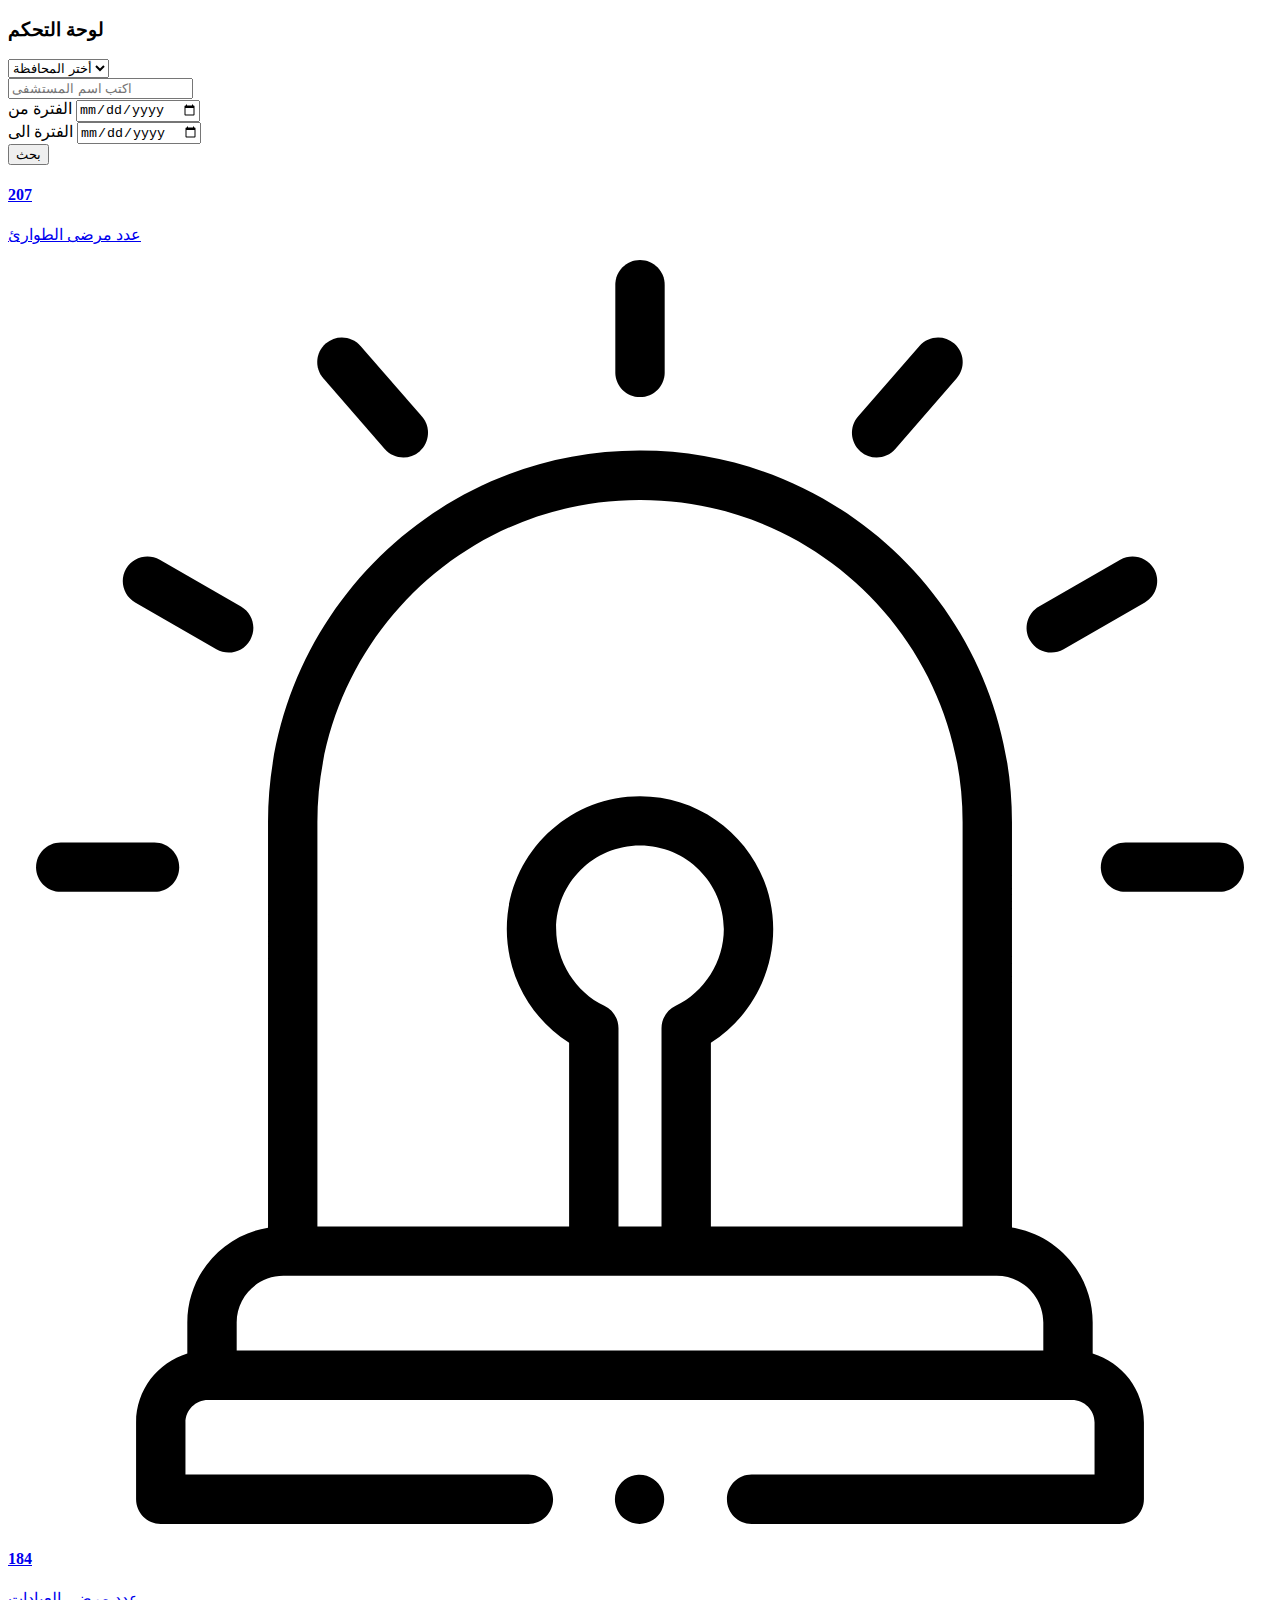
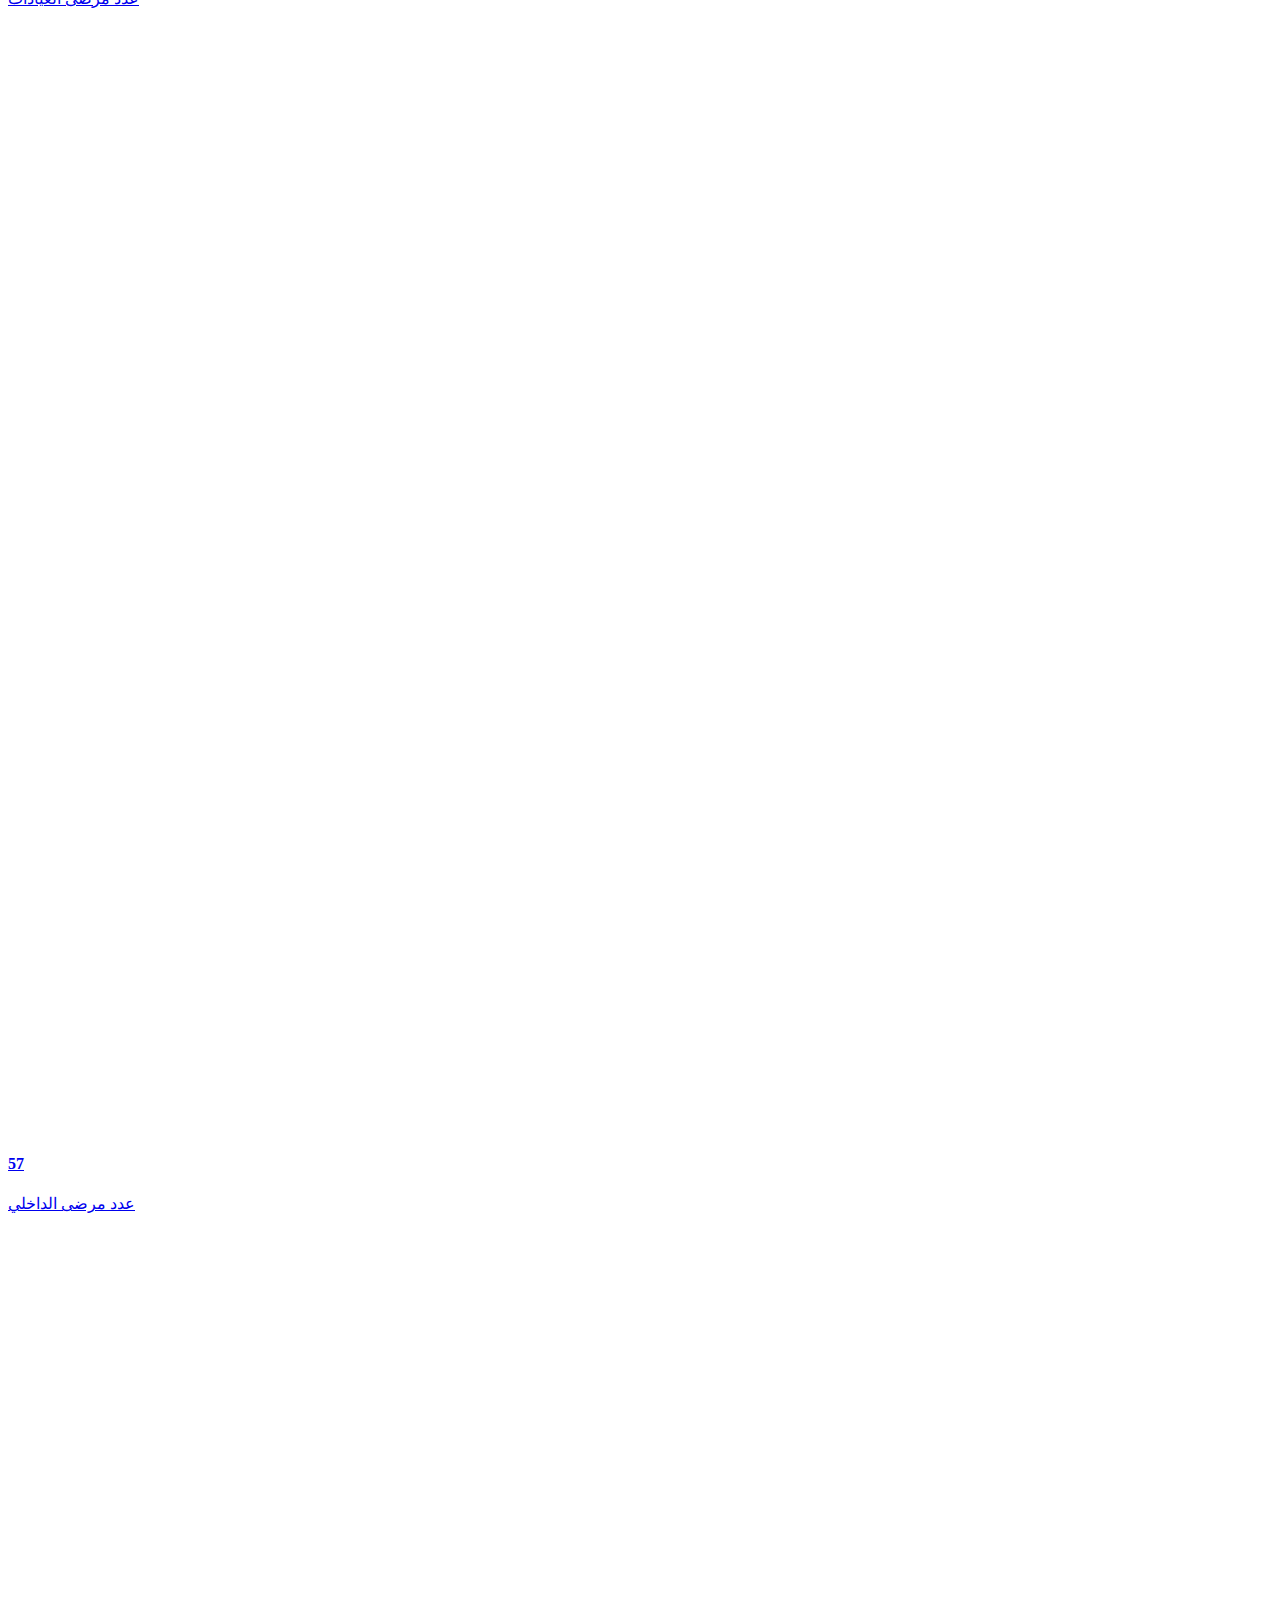
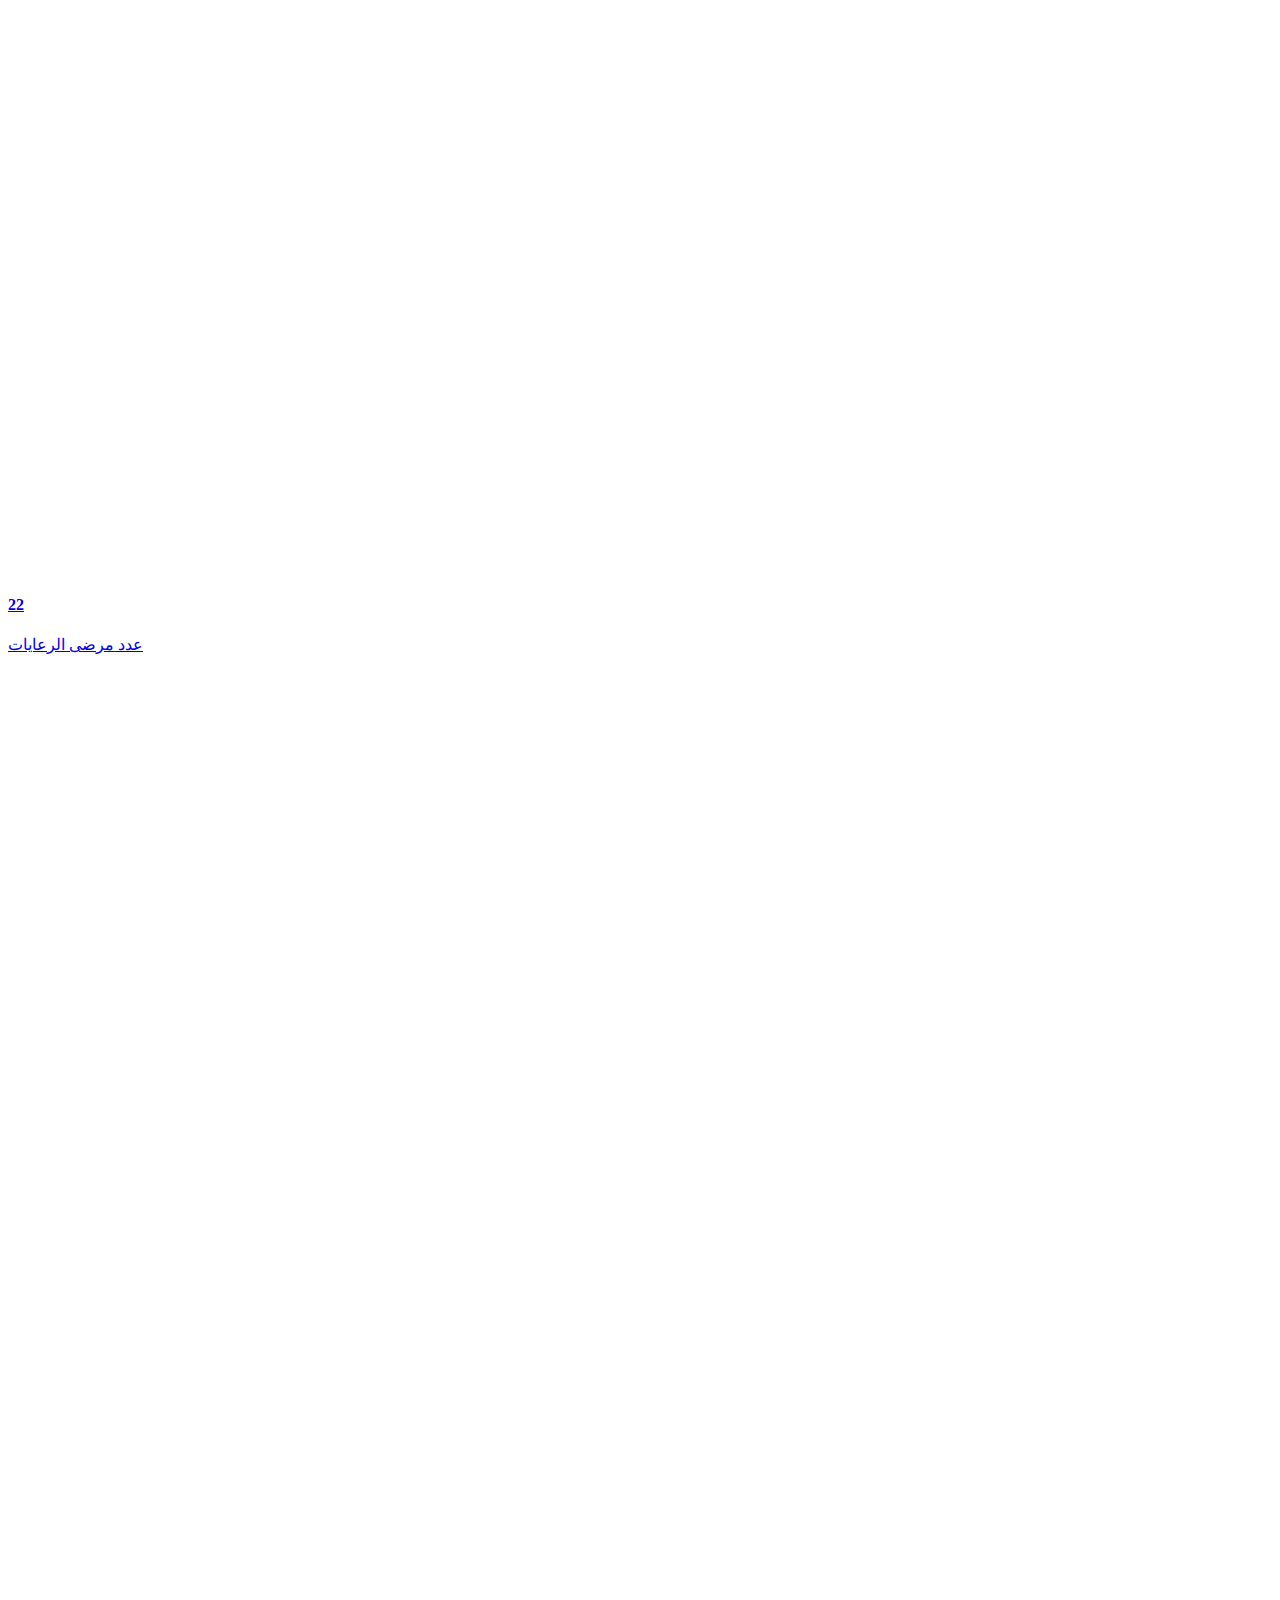
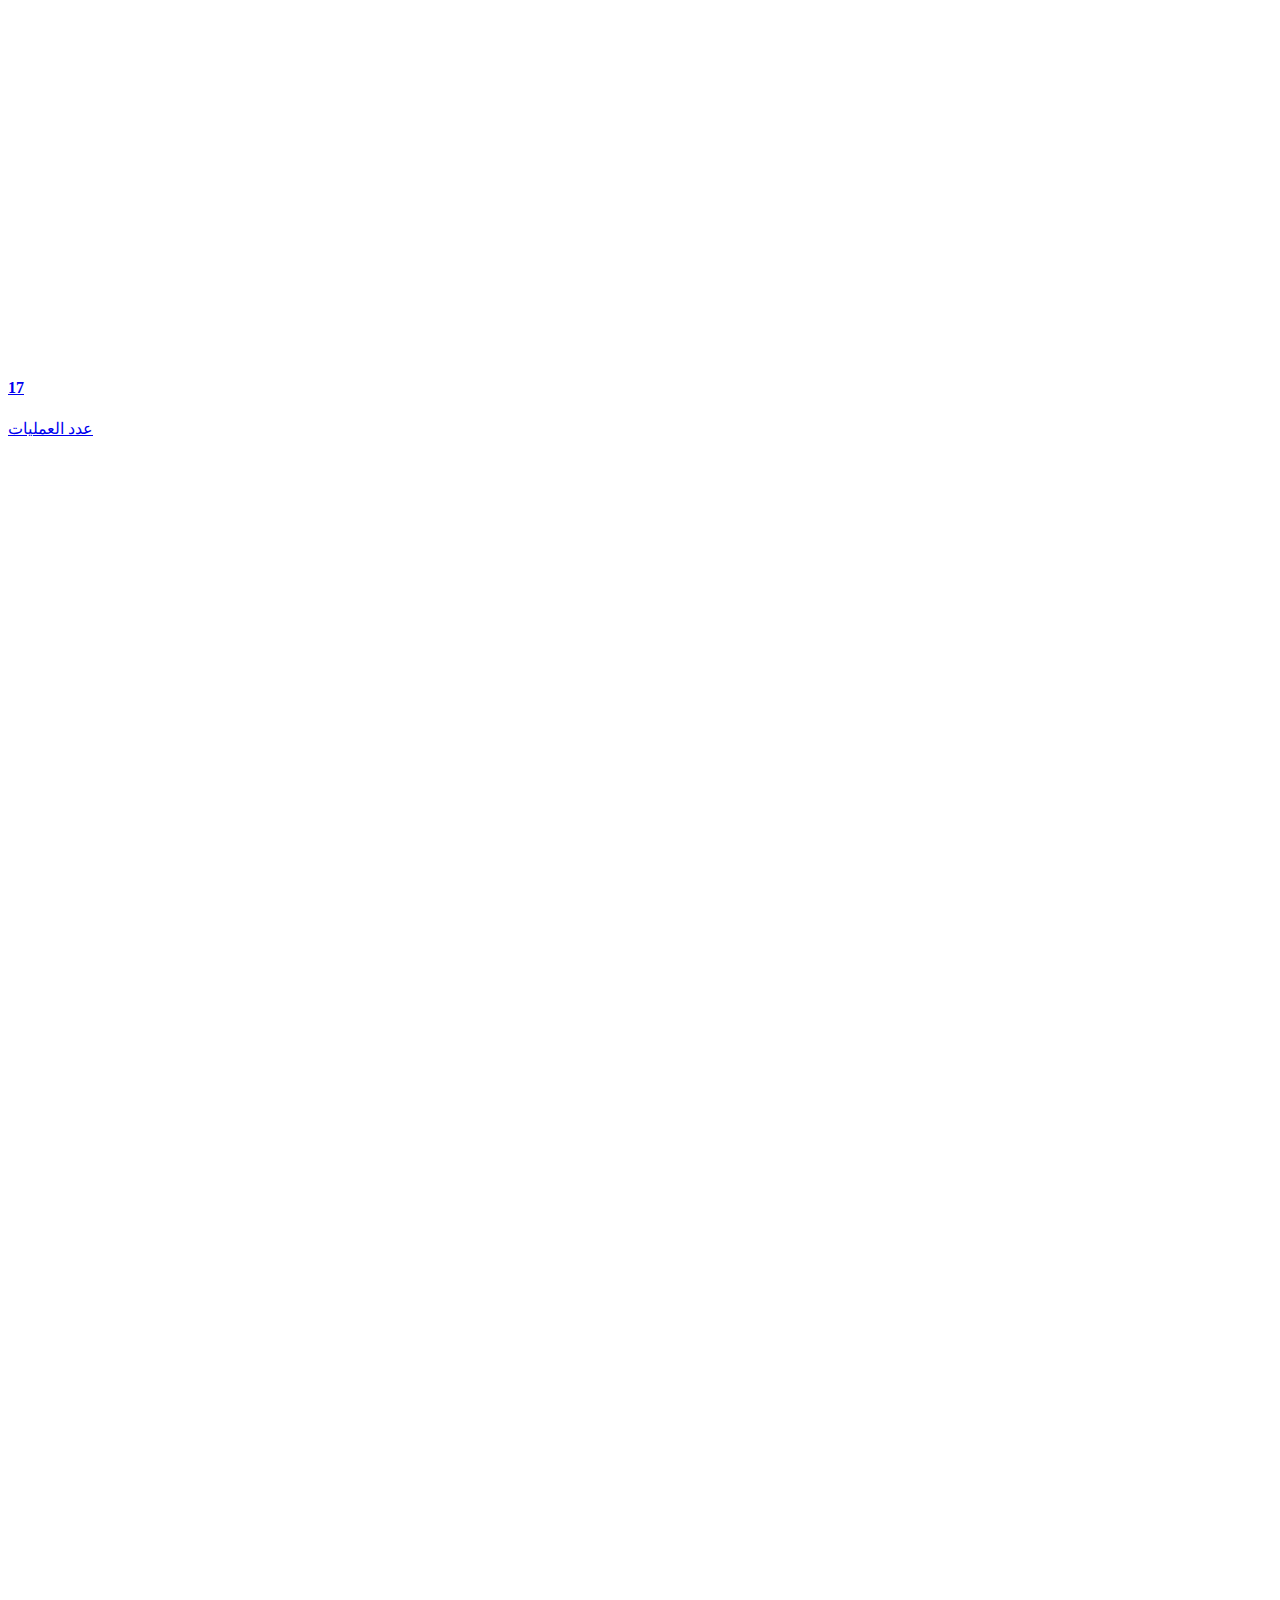
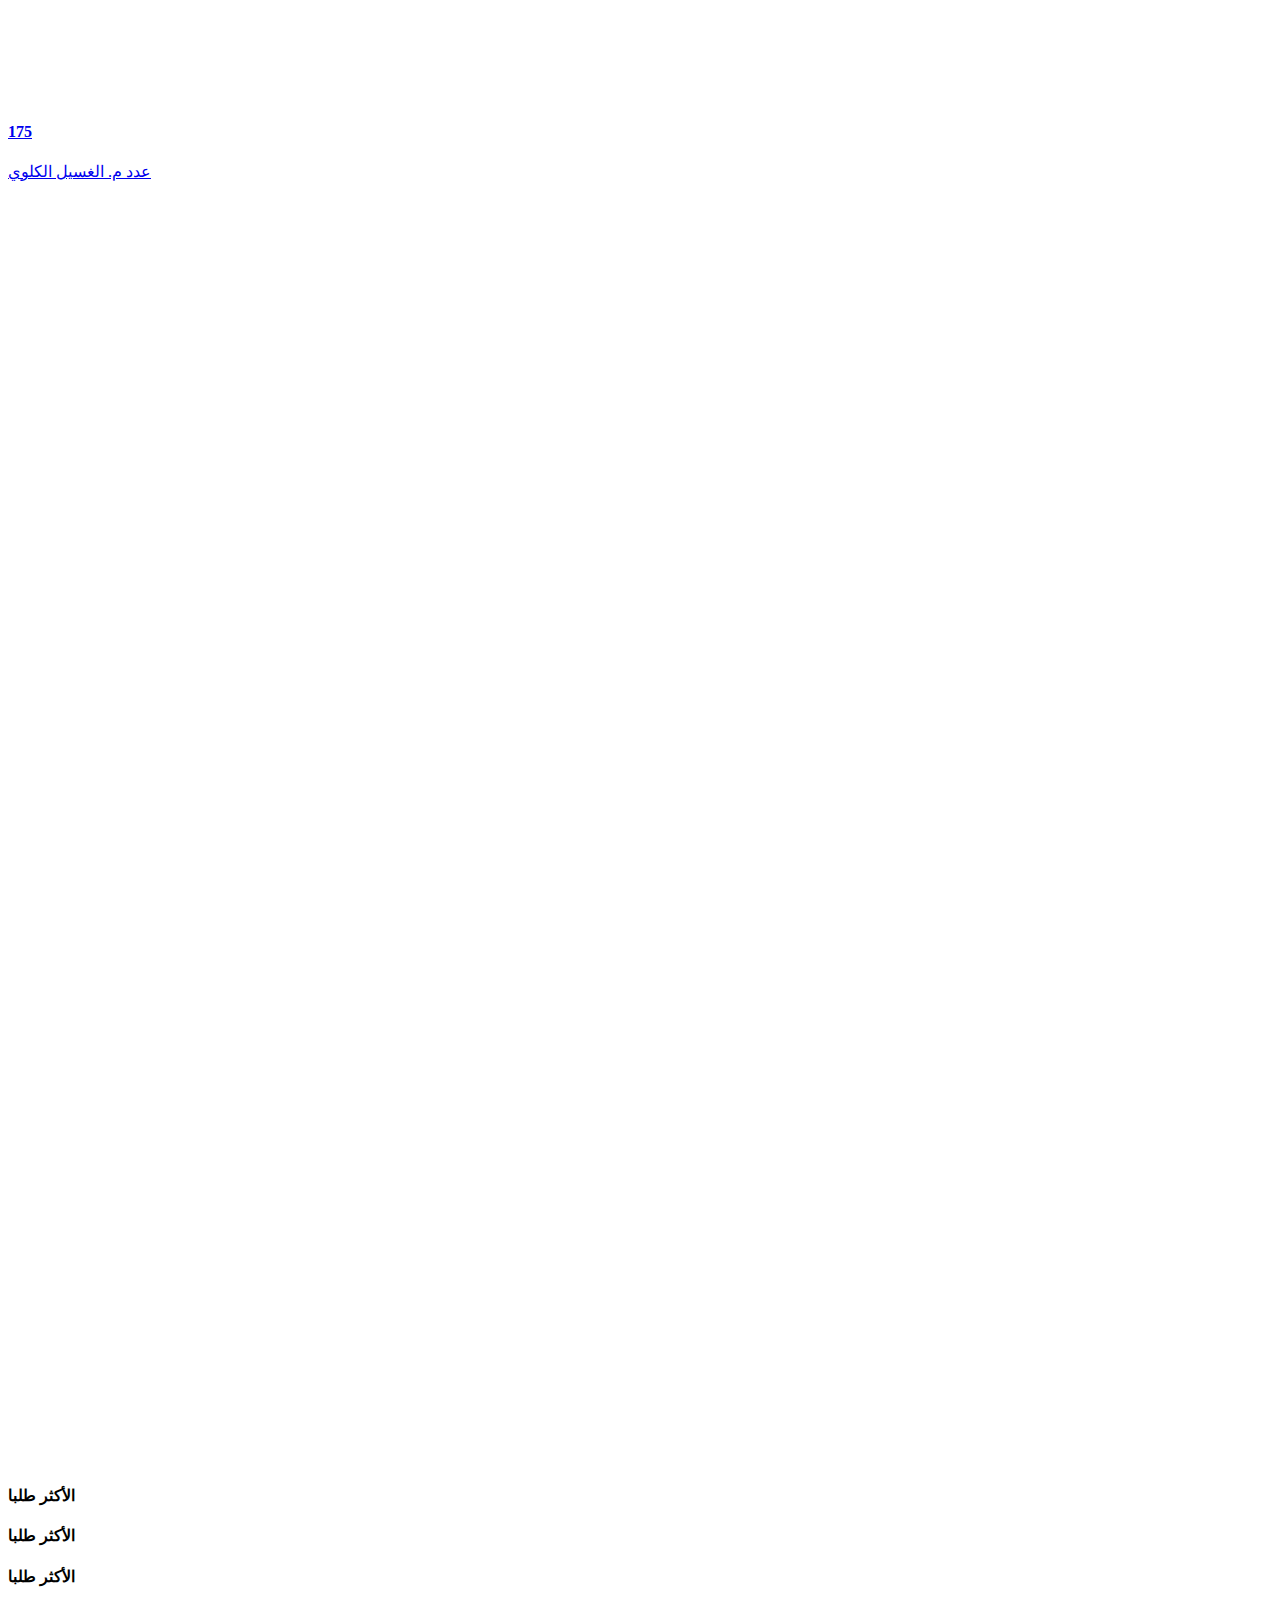
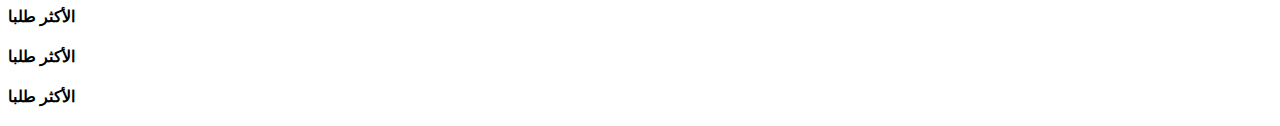
<file: medical.html>
<!DOCTYPE html>
<html lang="en">
<head>
  <meta charset="UTF-8">
  <meta name="viewport" content="width=device-width, initial-scale=1.0">
  <title>Document</title>
</head>
<body>
  <div id="medical" class="medical show" >
    <div class="filter-container">
      <div class="container-fluid">
        <div class="row">
          <div class="col-lg-12">
              <div class="filter">
                <h3>
                  <a class="icon-aside" href="#"><i class="fa fa-align-left  fa-fw" ></i></a>
                  
                  <span>لوحة التحكم</span>
                </h3>
                <form class="form-inline">
                  <div class="form-group">
                    <select class="form-control">
                      <option>أختر المحافظة</option>
                      <option>القاهرة </option>
                      <option>الجيزة</option>
                      <option>الاسكندرية</option>
                      <option>بورسعيد</option>
                      <option>شمال سيناء</option>
                      <option>جنوب سيناء</option>
                      <option>الوادى الجديد</option>
                      <option>مرسى مطروح</option>
                    </select>
                  </div>
                  <div class="form-group">
                    <input type="text" class="form-control"  placeholder="اكتب اسم المستشفى">
                  </div>
                  <div class="form-group">
                    <label for="">الفترة من</label>
                    <input type="date" class="form-control"  >
                  </div>
                  <div class="form-group">
                    <label for="">الفترة الى</label>
                    <input type="date" class="form-control"  >
                  </div>
                  <button type="submit" class="btn btn-default">بحث</button>
                </form>
              </div>
          </div>
          
          </div>
      </div>
    </div>
    <div class="box-catagory">
      <div class="container-fluid">  
      <div class="row catagory">
        <div class="col-lg-2 col-md-3 col-sm-3 col-12 p-5">
            
            <a href="#">
              <div class="card info-bg">
              <div class="card-body">
                <h4 class="card-title">207</h4>
                <p>عدد مرضى الطوارئ</p>
              </div>
              <div class="card-img">
                <svg id="Capa_1" enable-background="new 0 0 512 512"  viewBox="0 0 512 512"  xmlns="http://www.w3.org/2000/svg"><g><g><g><path d="m256 55.539c5.523 0 10-4.478 10-10v-35.539c0-5.523-4.477-10-10-10s-10 4.477-10 10v35.539c0 5.523 4.477 10 10 10z"/><path d="m345.302 77.533c1.894 1.646 4.23 2.453 6.557 2.453 2.794 0 5.574-1.165 7.551-3.438l24.88-28.618c3.624-4.168 3.182-10.484-.986-14.108s-10.483-3.182-14.108.985l-24.88 28.618c-3.623 4.168-3.182 10.484.986 14.108z"/><path d="m422.621 159.005c1.692 0 3.407-.431 4.979-1.335l32.9-18.935c4.787-2.755 6.434-8.868 3.679-13.655-2.754-4.786-8.867-6.433-13.655-3.679l-32.9 18.935c-4.787 2.755-6.434 8.868-3.679 13.655 1.85 3.215 5.215 5.014 8.676 5.014z"/><path d="m490.639 235.933h-37.989c-5.523 0-10 4.478-10 10s4.477 10 10 10h37.989c5.523 0 10-4.478 10-10 0-5.523-4.477-10-10-10z"/><path d="m152.59 76.548c1.978 2.274 4.757 3.438 7.551 3.438 2.326 0 4.663-.808 6.557-2.453 4.168-3.624 4.609-9.94.986-14.108l-24.881-28.618c-3.624-4.168-9.94-4.607-14.108-.985-4.168 3.624-4.609 9.94-.986 14.108z"/><path d="m51.501 138.735 32.9 18.935c1.572.905 3.287 1.335 4.979 1.335 3.46 0 6.826-1.799 8.676-5.014 2.755-4.787 1.108-10.9-3.679-13.655l-32.9-18.935c-4.788-2.757-10.901-1.109-13.655 3.679-2.755 4.787-1.108 10.9 3.679 13.655z"/><path d="m69.35 245.933c0-5.522-4.477-10-10-10h-37.99c-5.523 0-10 4.478-10 10s4.477 10 10 10h37.99c5.523 0 10-4.478 10-10z"/><path d="m439.367 442.955v-12.588c0-19.342-14.183-35.432-32.695-38.418v-164.304c0-82.959-67.492-150.451-150.451-150.451h-.441c-82.959 0-150.451 67.492-150.451 150.451v164.305c-18.512 2.986-32.695 19.076-32.695 38.418v12.588c-11.992 3.608-20.752 14.752-20.752 27.903v31.141c0 5.522 4.477 10 10 10h148.912c5.523 0 10-4.478 10-10s-4.477-10-10-10h-138.912v-21.142c0-5.035 4.097-9.132 9.132-9.132h349.973c5.036 0 9.132 4.097 9.132 9.132v21.142h-138.913c-5.523 0-10 4.478-10 10s4.477 10 10 10h148.913c5.523 0 10-4.478 10-10v-31.142c0-13.151-8.761-24.295-20.752-27.903zm-314.038-215.31c0-71.931 58.52-130.451 130.451-130.451h.441c71.931 0 130.451 58.521 130.451 130.451v163.808h-101.959v-74.381c15.52-9.802 25.246-27.228 25.246-46.036 0-29.677-24.206-53.821-53.959-53.821s-53.959 24.145-53.959 53.821c0 18.808 9.727 36.234 25.246 46.036v74.381h-101.958zm116.21 74.474c-11.663-5.48-19.498-17.971-19.498-31.084 0-18.649 15.234-33.821 33.959-33.821s33.959 15.172 33.959 33.821c0 13.113-7.836 25.604-19.498 31.084-3.508 1.647-5.748 5.175-5.748 9.051v80.282h-17.426v-80.282c0-3.876-2.239-7.403-5.748-9.051zm-129.991 109.333h288.904c10.43 0 18.915 8.485 18.915 18.915v11.359h-326.733v-11.359c0-10.429 8.484-18.915 18.914-18.915z"/><path d="m265.05 498.18c-1.583-3.865-5.559-6.369-9.726-6.161-4.119.205-7.761 3.003-9.024 6.926-1.312 4.075.204 8.698 3.699 11.181 3.373 2.396 7.921 2.461 11.371.185 3.924-2.59 5.485-7.803 3.68-12.131z"/></g></g></g></svg>
              </div>
            </div>
            </a>
          </div>
          <div class="col-lg-2 col-md-3 col-sm-3 col-12 p-5">
            <a href="#">
              <div class="card primary-bg">
              <div class="card-body">
                <h4 class="card-title">184</h4>
                <p>عدد مرضى العيادات</p>
              </div>
              <div class="card-img">
                <svg id="Group_182" data-name="Group 182" xmlns="http://www.w3.org/2000/svg"  viewBox="0 0 45 39.375">
                  <g id="Icons">
                    <path id="Path_4" data-name="Path 4" d="M21.7,56.438a.7.7,0,0,1-.7-.7V48.7a.7.7,0,0,1,1.406,0v7.031A.7.7,0,0,1,21.7,56.438Z" transform="translate(-6.234 -17.063)" fill="#fff"/>
                    <path id="Path_5" data-name="Path 5" d="M11.516,18.438A3.52,3.52,0,0,1,8,14.922V13.516a3.516,3.516,0,1,1,7.031,0v1.406A3.52,3.52,0,0,1,11.516,18.438Zm0-7.031a2.109,2.109,0,0,0-2.109,2.109v1.406a2.109,2.109,0,0,0,4.219,0V13.516A2.109,2.109,0,0,0,11.516,11.406Z" transform="translate(-2.375 -5.781)" fill="#fff"/>
                    <path id="Path_6" data-name="Path 6" d="M19.9,49.313a.7.7,0,0,1-.7-.7V38.766a.7.7,0,0,0-.7-.7H17.086a.7.7,0,0,1-.7-.7V30.328a4.928,4.928,0,0,0-4.922-4.922H8.648a4.916,4.916,0,0,0-4.256,2.461.7.7,0,1,1-1.219-.7A6.323,6.323,0,0,1,8.648,24h2.813a6.335,6.335,0,0,1,6.328,6.328v6.328h.7A2.109,2.109,0,0,1,20.6,38.766v9.844A.7.7,0,0,1,19.9,49.313Z" transform="translate(-0.914 -9.938)" fill="#fff"/>
                    <path id="Path_7" data-name="Path 7" d="M11.953,43.469H2.109A2.109,2.109,0,0,1,0,41.359V30.109A2.109,2.109,0,0,1,2.109,28h9.844a2.109,2.109,0,0,1,2.109,2.109v11.25a2.109,2.109,0,0,1-2.109,2.109ZM2.109,29.406a.7.7,0,0,0-.7.7v11.25a.7.7,0,0,0,.7.7h9.844a.7.7,0,0,0,.7-.7V30.109a.7.7,0,0,0-.7-.7Z" transform="translate(0 -11.125)" fill="#fff"/>
                    <path id="Path_8" data-name="Path 8" d="M9.7,56.438a.7.7,0,0,1-.7-.7V48.7a.7.7,0,0,1,1.406,0v7.031A.7.7,0,0,1,9.7,56.438Z" transform="translate(-2.672 -17.063)" fill="#fff"/>
                    <path id="Path_9" data-name="Path 9" d="M20.625,49.406H15.7A.7.7,0,0,1,15.7,48h4.922a.7.7,0,0,1,0,1.406Z" transform="translate(-4.453 -17.063)" fill="#fff"/>
                    <path id="Path_10" data-name="Path 10" d="M16.7,56.438a.7.7,0,0,1-.7-.7V48.7a.7.7,0,0,1,1.406,0v7.031A.7.7,0,0,1,16.7,56.438Z" transform="translate(-4.75 -17.063)" fill="#fff"/>
                    <path id="Path_11" data-name="Path 11" d="M10.922,59.406H6.7A.7.7,0,0,1,6.7,58h4.219a.7.7,0,0,1,0,1.406Z" transform="translate(-1.781 -20.031)" fill="#fff"/>
                    <path id="Path_12" data-name="Path 12" d="M47.8,38.219H26.7a.7.7,0,0,1,0-1.406H47.094V35.406H26.7A.7.7,0,0,1,26.7,34H47.8a.7.7,0,0,1,.7.7v2.813A.7.7,0,0,1,47.8,38.219Z" transform="translate(-7.719 -12.906)" fill="#fff"/>
                    <path id="Path_13" data-name="Path 13" d="M46.172,50.656H30.7a.7.7,0,0,1,0-1.406H46.172a.7.7,0,0,0,.7-.7V38.7a.7.7,0,0,1,1.406,0v9.844a2.109,2.109,0,0,1-2.109,2.109Z" transform="translate(-8.906 -14.094)" fill="#fff"/>
                    <path id="Path_14" data-name="Path 14" d="M55.734,15.25H51.516a.7.7,0,0,1-.7-.7V12.438H48.7a.7.7,0,0,1-.7-.7V7.516a.7.7,0,0,1,.7-.7h2.109V4.7a.7.7,0,0,1,.7-.7h4.219a.7.7,0,0,1,.7.7V6.813h2.109a.7.7,0,0,1,.7.7v4.219a.7.7,0,0,1-.7.7H56.438v2.109A.7.7,0,0,1,55.734,15.25Zm-3.516-1.406h2.813V11.734a.7.7,0,0,1,.7-.7h2.109V8.219H55.734a.7.7,0,0,1-.7-.7V5.406H52.219V7.516a.7.7,0,0,1-.7.7H49.406v2.813h2.109a.7.7,0,0,1,.7.7Z" transform="translate(-14.25 -4)" fill="#fff"/>
                    <path id="Path_15" data-name="Path 15" d="M37.516,14.438A3.52,3.52,0,0,1,34,10.922V9.516a3.516,3.516,0,0,1,7.031,0v1.406A3.52,3.52,0,0,1,37.516,14.438Zm0-7.031a2.109,2.109,0,0,0-2.109,2.109v1.406a2.109,2.109,0,0,0,4.219,0V9.516A2.109,2.109,0,0,0,37.516,7.406Z" transform="translate(-10.094 -4.594)" fill="#fff"/>
                    <path id="Path_16" data-name="Path 16" d="M42.766,31.25a.7.7,0,0,1-.7-.7V26.328a4.928,4.928,0,0,0-4.922-4.922H34.328a4.928,4.928,0,0,0-4.922,4.922v4.219a.7.7,0,0,1-1.406,0V26.328A6.335,6.335,0,0,1,34.328,20h2.813a6.335,6.335,0,0,1,6.328,6.328v4.219A.7.7,0,0,1,42.766,31.25Z" transform="translate(-8.313 -8.75)" fill="#fff"/>
                    <path id="Path_17" data-name="Path 17" d="M32.7,34.219a.7.7,0,0,1-.7-.7V30.7a.7.7,0,0,1,1.406,0v2.813A.7.7,0,0,1,32.7,34.219Z" transform="translate(-9.5 -11.719)" fill="#fff"/>
                    <path id="Path_18" data-name="Path 18" d="M44.7,34.219a.7.7,0,0,1-.7-.7V30.7a.7.7,0,0,1,1.406,0v2.813A.7.7,0,0,1,44.7,34.219Z" transform="translate(-13.063 -11.719)" fill="#fff"/>
                    <path id="Path_19" data-name="Path 19" d="M51.195,32.438a.7.7,0,0,1-.7-.7V26.109a.7.7,0,0,0-.7-.7H47.623a.7.7,0,0,1,0-1.406h2.166A2.109,2.109,0,0,1,51.9,26.109v5.625A.7.7,0,0,1,51.195,32.438Z" transform="translate(-13.929 -9.938)" fill="#fff"/>
                  </g>
                </svg>
                
              </div>
            </div>
            </a>
          </div>
          <div class="col-lg-2 col-md-3 col-sm-3 col-12 p-5">
            <a href="#">
              <div class="card Violet-bg ">
              <div class="card-body">
                <h4 class="card-title">57</h4>
                <p>عدد مرضى الداخلي</p>
              </div>
              <div class="card-img">
                <svg xmlns="http://www.w3.org/2000/svg"  viewBox="0 0 47 35">
                  <g id="Bed_Hospital_Patient" transform="translate(-2 -11.116)">
                    <line id="XMLID_1267_" y2="28" transform="translate(3 17.116)" fill="none" stroke="#fff" stroke-linecap="round" stroke-linejoin="round" stroke-miterlimit="10" stroke-width="2"/>
                    <line id="XMLID_1266_" y2="10" transform="translate(36 12.116)" fill="none" stroke="#fff" stroke-linecap="round" stroke-linejoin="round" stroke-miterlimit="10" stroke-width="2"/>
                    <line id="XMLID_1265_" x2="11" transform="translate(31 17.116)" fill="none" stroke="#fff" stroke-linecap="round" stroke-linejoin="round" stroke-miterlimit="10" stroke-width="2"/>
                    <path id="XMLID_1264_" d="M3,19H44.452a3.453,3.453,0,0,1,3.454,3.454V32.817" transform="translate(0 12.299)" fill="none" stroke="#fff" stroke-linecap="round" stroke-linejoin="round" stroke-miterlimit="10" stroke-width="2"/>
                    <line id="XMLID_1263_" x2="45" transform="translate(3 38.116)" fill="none" stroke="#fff" stroke-linecap="round" stroke-linejoin="round" stroke-miterlimit="10" stroke-width="2"/>
                    <path id="XMLID_1250_" d="M3,15v6.909H15.09A6.909,6.909,0,0,0,8.181,15Z" transform="translate(0 9.39)" fill="none" stroke="#fff" stroke-linecap="round" stroke-linejoin="round" stroke-miterlimit="10" stroke-width="2"/>
                  </g>
                </svg>
                
              </div>
            </div>
            </a>
          </div>
          <div class="col-lg-2 col-md-3 col-sm-3 col-12 p-5">
            <a href="#">
              <div class="card warning-bg">
              <div class="card-body">
                <h4 class="card-title">22</h4>
                <p>عدد مرضى الرعايات</p>
              </div>
              <div class="card-img">
                <svg xmlns="http://www.w3.org/2000/svg"  viewBox="0 0 45 45.712">
                  <g id="Group_183" data-name="Group 183" transform="translate(-60 -295.057)">
                    <g id="XMLID_1453_" transform="translate(60 295.057)">
                      <path id="XMLID_1476_" d="M103.5,158.337a.519.519,0,0,0,.519-.519v-18.7a3.117,3.117,0,0,0-6.233,0v6.753H94.537a4.55,4.55,0,0,0-4.545,4.545v.13H64.019a.519.519,0,0,0-.519.519v6.753a.519.519,0,0,0,.519.519h4.156v.39a2.21,2.21,0,0,0,2.208,2.208h1.428v1.558a.519.519,0,0,0,.519.519H73.37v2.122a3.114,3.114,0,0,0-1.8,5.15H66.617a.519.519,0,0,0,0,1.039h33.764a.519.519,0,1,0,0-1.039H98.027a3.114,3.114,0,0,0-1.8-5.15v-2.122h1.039a.519.519,0,0,0,.519-.519v-1.558h1.948a2.21,2.21,0,0,0,2.208-2.208v-.39Zm-4.675-19.22a2.078,2.078,0,1,1,4.156,0V157.3H98.823Zm-7.792,11.3a3.51,3.51,0,0,1,3.506-3.506h3.247v3.636H91.031Zm6.753,1.169v1.558H64.539v-1.558Zm-33.245,2.6H97.784V157.3H64.539Zm8.311,6.753h2.078v1.039H72.85Zm-1.039,7.272a2.078,2.078,0,1,1,2.078,2.078A2.08,2.08,0,0,1,71.811,168.206Zm25.973,0a2.078,2.078,0,1,1-2.078-2.078A2.08,2.08,0,0,1,97.784,168.206Zm-2.6-3.073a3.114,3.114,0,0,0-1.8,5.15H76.21a3.114,3.114,0,0,0-1.8-5.15v-2.122h1.039a.519.519,0,0,0,.519-.519v-1.558H93.628v1.558a.519.519,0,0,0,.519.519h1.039Zm1.558-3.161H94.667v-1.039h2.078Zm4.156-3.247a1.17,1.17,0,0,1-1.169,1.169H70.383a1.17,1.17,0,0,1-1.169-1.169v-.39H100.9Z" transform="translate(-60.903 -125.611)" fill="#fff"/>
                      <circle id="XMLID_1014_" cx="0.804" cy="0.804" r="0.804" transform="translate(43.393 3.926)" fill="#fff"/>
                      <circle id="XMLID_1013_" cx="0.804" cy="0.804" r="0.804" transform="translate(25.714 1.515)" fill="#fff"/>
                      <circle id="XMLID_1012_" cx="0.804" cy="0.804" r="0.804" transform="translate(30.536 11.158)" fill="#fff"/>
                      <circle id="XMLID_1011_" cx="0.804" cy="0.804" r="0.804" transform="translate(22.5 18.39)" fill="#fff"/>
                      <circle id="XMLID_1010_" cx="0.804" cy="0.804" r="0.804" transform="translate(41.786 37.676)" fill="#fff"/>
                      <path id="XMLID_1466_" d="M65.941,51.584h1.714v1.611a2.6,2.6,0,1,0,1.039,0V51.584h8.311v1.611a2.6,2.6,0,1,0,1.039,0V51.584H80.8a2.444,2.444,0,0,0,2.441-2.441v-10.7A2.444,2.444,0,0,0,80.8,36H65.941A2.444,2.444,0,0,0,63.5,38.441v10.7A2.444,2.444,0,0,0,65.941,51.584Zm3.792,4.156a1.558,1.558,0,1,1-1.558-1.558A1.56,1.56,0,0,1,69.733,55.739Zm9.35,0a1.558,1.558,0,1,1-1.558-1.558A1.56,1.56,0,0,1,79.084,55.739Zm-13.142-18.7H80.8a1.4,1.4,0,0,1,1.4,1.4v10.7a1.4,1.4,0,0,1-1.4,1.4H65.941a1.4,1.4,0,0,1-1.4-1.4V44.831h4.156a.519.519,0,0,0,.406-.195l.5-.622,1.217,2.839a.52.52,0,0,0,.9.1l1.922-2.643h1.294a.519.519,0,1,0,0-1.039H73.37a.52.52,0,0,0-.42.214L71.409,45.6l-1.2-2.8a.519.519,0,0,0-.883-.12l-.883,1.1H64.539v-5.35A1.4,1.4,0,0,1,65.941,37.039Z" transform="translate(-60.903 -36)" fill="#fff"/>
                      <path id="XMLID_1463_" d="M200.318,134.636a1.818,1.818,0,1,0-1.818-1.818A1.82,1.82,0,0,0,200.318,134.636Zm0-2.6a.779.779,0,1,1-.779.779A.78.78,0,0,1,200.318,132.039Z" transform="translate(-181.877 -121.13)" fill="#fff"/>
                      <path id="XMLID_1460_" d="M200.318,89.636a1.818,1.818,0,1,0-1.818-1.818A1.82,1.82,0,0,0,200.318,89.636Zm0-2.6a.779.779,0,1,1-.779.779A.78.78,0,0,1,200.318,87.039Z" transform="translate(-181.877 -80.805)" fill="#fff"/>
                      <path id="XMLID_1457_" d="M41.1,381a2.6,2.6,0,1,0,2.6,2.6A2.6,2.6,0,0,0,41.1,381Zm0,4.156a1.558,1.558,0,1,1,1.558-1.558A1.56,1.56,0,0,1,41.1,385.156Z" transform="translate(-38.5 -345.158)" fill="#fff"/>
                      <path id="XMLID_1454_" d="M347.136,48.272a3.636,3.636,0,1,0-3.636-3.636A3.64,3.64,0,0,0,347.136,48.272Zm0-6.233a2.6,2.6,0,1,1-2.6,2.6A2.6,2.6,0,0,1,347.136,42.039Z" transform="translate(-311.813 -40.481)" fill="#fff"/>
                    </g>
                  </g>
                </svg>
                
              </div>
            </div>
            </a>
          </div>
          <div class="col-lg-2 col-md-3 col-sm-3 col-12 p-5">
            <a href="#">
              <div class="card success-bg">
              <div class="card-body">
                <h4 class="card-title">17</h4>
                <p>عدد العمليات</p>
              </div>
              <div class="card-img">
                <svg xmlns="http://www.w3.org/2000/svg"  viewBox="0 0 44.167 43.453">
                  <g id="Group_184" data-name="Group 184" transform="translate(-2625 -833)">
                    <g id="surgery-room" transform="translate(2625 833)">
                      <path id="Path_172" data-name="Path 172" d="M300.17,140.962a.647.647,0,0,0,.9-.159l1.376-1.966a.647.647,0,1,0-1.06-.742l-1.376,1.965A.647.647,0,0,0,300.17,140.962Zm0,0" transform="translate(-274.024 -125.93)" fill="#fff"/>
                      <path id="Path_173" data-name="Path 173" d="M336.59,150.462l-.467,2.354a.647.647,0,0,0,1.269.252l.467-2.354a.647.647,0,1,0-1.269-.252Zm0,0" transform="translate(-307.116 -137.007)" fill="#fff"/>
                      <path id="Path_174" data-name="Path 174" d="M275.139,118.147a.646.646,0,0,0-.889-.218l-2.052,1.244a.647.647,0,1,0,.671,1.106l2.052-1.244A.647.647,0,0,0,275.139,118.147Zm0,0" transform="translate(-248.433 -107.67)" fill="#fff"/>
                      <path id="Path_175" data-name="Path 175" d="M56.394,97.029a.88.88,0,0,0,.774,0c.6-.3,2.574-1.424,2.574-3.4a1.808,1.808,0,0,0-2.96-1.387,1.809,1.809,0,0,0-2.961,1.387C53.82,95.61,55.791,96.732,56.394,97.029Zm-.326-3.655a.828.828,0,0,0,1.422.005.511.511,0,0,1,.957.246c0,1.094-1.155,1.86-1.667,2.146-.512-.284-1.666-1.048-1.666-2.146a.511.511,0,0,1,.954-.251Zm0,0" transform="translate(-49.178 -83.901)" fill="#fff"/>
                      <path id="Path_176" data-name="Path 176" d="M134.288,89.911h2.557a.647.647,0,1,0,0-1.294h-2.557a.647.647,0,1,0,0,1.294Zm0,0" transform="translate(-122.113 -80.972)" fill="#fff"/>
                      <path id="Path_177" data-name="Path 177" d="M134.288,116.321h2.557a.647.647,0,1,0,0-1.294h-2.557a.647.647,0,1,0,0,1.294Zm0,0" transform="translate(-122.113 -105.104)" fill="#fff"/>
                      <path id="Path_178" data-name="Path 178" d="M134.288,142.732h2.557a.647.647,0,1,0,0-1.294h-2.557a.647.647,0,1,0,0,1.294Zm0,0" transform="translate(-122.113 -129.237)" fill="#fff"/>
                      <path id="Path_179" data-name="Path 179" d="M275.733,1.295a.647.647,0,0,0,0-1.294h-6.389a.646.646,0,0,0-.564.275l-2.233,3.189-2.833-1.984a6.425,6.425,0,0,0-5.141-1L258.35.33a1.829,1.829,0,0,0-2.545.448l-.515.735a1.829,1.829,0,0,0,.449,2.544l.177.124A3.03,3.03,0,0,0,260.5,7.394l.362.253a3.03,3.03,0,0,0,4.587,3.212l.362.253a3.03,3.03,0,0,0,4.587,3.212l.177.124A1.829,1.829,0,0,0,273.122,14l.515-.735a1.829,1.829,0,0,0-.449-2.544l-.282-.2a6.426,6.426,0,0,0-2.694-4.49l-2.6-1.824,2.04-2.914Zm-18.586,3.75,2.124,1.487A1.729,1.729,0,0,1,257.148,5.045ZM262.1,8.51,264.22,10A1.729,1.729,0,0,1,262.1,8.51Zm4.949,3.465,2.124,1.487A1.729,1.729,0,0,1,267.045,11.975Zm5.532.547-.515.735a.534.534,0,0,1-.742.131L256.481,3a.536.536,0,0,1-.131-.742l.515-.735a.536.536,0,0,1,.742-.131l14.839,10.39a.536.536,0,0,1,.131.742Zm-1.286-3.13-11.1-7.774a5.119,5.119,0,0,1,2.784.925l6.5,4.55a5.12,5.12,0,0,1,1.821,2.3Zm0,0" transform="translate(-232.967)" fill="#fff"/>
                      <path id="Path_180" data-name="Path 180" d="M42.339,58.125H39.552a2.094,2.094,0,0,0-1.936-2.9H33.9a1.485,1.485,0,0,0-1.4-1.008H18.445a.2.2,0,0,1-.045-.005l-3-.733a1.475,1.475,0,0,0-1.573.6l-1.759-.429a2.1,2.1,0,0,0-2.275.929H9.518a4.4,4.4,0,0,0,.455-5.066h7.872A2.556,2.556,0,0,0,20.4,46.967V43.418a.647.647,0,1,0-1.294,0v3.549a1.26,1.26,0,0,1-1.259,1.259H8.837a4.414,4.414,0,0,0-5.369,0H2.552a1.26,1.26,0,0,1-1.259-1.259V36.85a1.26,1.26,0,0,1,1.259-1.259H17.845A1.26,1.26,0,0,1,19.1,36.85V40.4a.647.647,0,0,0,1.294,0V36.85A2.556,2.556,0,0,0,17.845,34.3H2.552A2.555,2.555,0,0,0,0,36.85V46.967A2.556,2.556,0,0,0,2.338,49.51a4.4,4.4,0,0,0,.449,5.075H1.827A1.829,1.829,0,0,0,0,56.412v1.18a1.817,1.817,0,0,0,.435,1.18A1.817,1.817,0,0,0,0,59.952v1.18a1.828,1.828,0,0,0,1.737,1.823v.57a1.829,1.829,0,0,0,1.827,1.827H5.351v8.207a1.234,1.234,0,0,0,1.233,1.233H7.8a1.234,1.234,0,0,0,1.233-1.233V65.352h4.524v5.288a1.485,1.485,0,0,0,1.483,1.483h7.467a.647.647,0,0,0,0-1.294H15.045a.189.189,0,0,1-.189-.189V54.926a.083.083,0,0,0,0-.009.188.188,0,0,1,.233-.178l3,.733a1.488,1.488,0,0,0,.351.042H32.494a.189.189,0,0,1,.189.189V70.639a.189.189,0,0,1-.189.189H25.531a.647.647,0,1,0,0,1.294h6.962a1.485,1.485,0,0,0,1.483-1.483V65.352h1.152v8.207a1.234,1.234,0,0,0,1.233,1.233h1.221a1.234,1.234,0,0,0,1.233-1.233V65.352H40.6a1.829,1.829,0,0,0,1.827-1.827v-.57a1.827,1.827,0,0,0,1.737-1.822v-1.18a1.829,1.829,0,0,0-1.827-1.827ZM11.758,54.913l1.8.44V57l-.765-.187-1.418-.346a.8.8,0,1,1,.379-1.557Zm-5.605-.061a3.122,3.122,0,1,1,3.122-3.122A3.127,3.127,0,0,1,6.153,54.852Zm-4.859,1.56a.534.534,0,0,1,.533-.533H4.639a4.428,4.428,0,0,0,3.027,0H9.481a2.1,2.1,0,0,0,1.591,1.848l.808.2a.533.533,0,0,1-.416.2H1.827a.534.534,0,0,1-.533-.533Zm0,4.72v-1.18a.534.534,0,0,1,.533-.533H13.562v2.246H1.827a.534.534,0,0,1-.533-.533ZM7.743,73.5h-1.1V65.352h1.1Zm-4.179-9.44a.534.534,0,0,1-.533-.533v-.566H13.562v1.1h-10Zm34.854-6.735a.8.8,0,0,1-.8.8h-3.64v-1.6h3.64a.8.8,0,0,1,.8.8Zm-.9,16.174h-1.1V65.352h1.1Zm3.614-9.973a.534.534,0,0,1-.533.533H33.977v-1.1h7.158Zm1.737-2.393a.534.534,0,0,1-.533.533H33.977V59.419h8.363a.534.534,0,0,1,.533.533Zm0,0" transform="translate(0 -31.339)" fill="#fff"/>
                      <path id="Path_181" data-name="Path 181" d="M27.92,61.57a.647.647,0,0,0-.647.647V71.44a.647.647,0,0,0,.647.647h14.4a.647.647,0,0,0,.647-.647V62.217a.647.647,0,0,0-.647-.647Zm13.751,9.223h-13.1V62.864h13.1Zm0,0" transform="translate(-24.921 -56.259)" fill="#fff"/>
                    </g>
                  </g>
                </svg>
                

              </div>
            </div>
            </a>
          </div>
          <div class="col-lg-2 col-md-3 col-sm-3 col-12 p-5">
            <a href="#">
              <div class="card Blue‎-bg">
              <div class="card-body">
                <h4 class="card-title">175</h4>
                <p>عدد م. الغسيل الكلوي</p>
              </div>
              <div class="card-img">
                <svg xmlns="http://www.w3.org/2000/svg" viewBox="0 0 44 44">
                  <g id="blood-donation" transform="translate(-1 -1)">
                    <path id="Path_188" data-name="Path 188" d="M18.558,19.337l.075-.15-1.27-.635-.075.15a1.587,1.587,0,0,1-2.839,0l-.075-.15-1.27.635.075.149a3.006,3.006,0,0,0,5.378,0Z" transform="translate(-3.515 -5.096)" fill="#fff"/>
                    <path id="Path_189" data-name="Path 189" d="M41,32.935H53.774V23H41Zm1.419-1.419V27.258H43.4l1.737,3.474,2.25-3L49.161,30.1h3.194v1.419Zm9.935-7.1v4.258H49.871l-2.484-3.312-2.008,2.677-1.1-2.2H42.419V24.419Z" transform="translate(-11.613 -6.387)" fill="#fff"/>
                    <path id="Path_190" data-name="Path 190" d="M53.129,39a2.129,2.129,0,1,0,2.129,2.129A2.132,2.132,0,0,0,53.129,39Zm0,2.839a.71.71,0,1,1,.71-.71A.71.71,0,0,1,53.129,41.839Z" transform="translate(-14.516 -11.032)" fill="#fff"/>
                    <path id="Path_191" data-name="Path 191" d="M42.871,13.774H36.484V2.419A1.421,1.421,0,0,0,35.064,1h-7.1a1.421,1.421,0,0,0-1.419,1.419V3.839H24.419A2.132,2.132,0,0,0,22.29,5.968v8.516a3.552,3.552,0,0,0,3.548,3.548h.71V38.613a2.132,2.132,0,0,0,2.129,2.129h3.477a3.548,3.548,0,0,1-7.025-.71V38.613a2.839,2.839,0,1,0-5.677,0v3.548a1.419,1.419,0,1,1-2.839,0V34.355h3.548a3.552,3.552,0,0,0,3.548-3.548v-5.4a5.65,5.65,0,0,0-5.163-5.654L15.76,19.5l-.406-1.624a5.7,5.7,0,0,0,2.26-2.683h.418a2.823,2.823,0,0,0,2.23-4.575l.417-1.671A6.395,6.395,0,0,0,14.474,1H10.235a6.395,6.395,0,0,0-6.2,7.948l.418,1.671a2.81,2.81,0,0,0-.61,1.736,2.842,2.842,0,0,0,2.839,2.839H7.1a5.7,5.7,0,0,0,2.26,2.683L8.95,19.5l-2.787.253A5.65,5.65,0,0,0,1,25.408v5.4a3.531,3.531,0,0,0,1,2.46,2.124,2.124,0,0,0-1,1.8v7.806A2.132,2.132,0,0,0,3.129,45H28.677a4.971,4.971,0,0,0,4.911-4.258h9.283A2.132,2.132,0,0,0,45,38.613V15.9A2.132,2.132,0,0,0,42.871,13.774ZM20.161,32.935H16.613V31.516H15.194v1.419H13.774a1.419,1.419,0,0,1,0-2.839h4.674l1.211,1.211,1-1-1.211-1.211v-.416H22.29v2.129A2.132,2.132,0,0,1,20.161,32.935ZM2.419,28.677H5.258v.416L4.047,30.3l1,1L6.262,30.1H11.33a2.75,2.75,0,0,0,0,2.839H4.548a2.132,2.132,0,0,1-2.129-2.129ZM22.29,25.408v1.85H19.452V24.419H18.032v4.258H13.064V27.258h1.419V25.839H13.064v-1.88L15.509,20.9l2.909.265A4.237,4.237,0,0,1,22.29,25.408ZM18.032,13.774h-.049a5.711,5.711,0,0,0,.049-.71V10.935a1.419,1.419,0,1,1,0,2.839Zm-7.8-11.355h4.239A4.979,4.979,0,0,1,19.3,8.6l-.275,1.1a2.8,2.8,0,0,0-1-.19h-.087a2.115,2.115,0,0,0-1.83-1.544l-2.994-.3a2.42,2.42,0,0,1-2.186-2.415H9.516a3.875,3.875,0,0,0,.175,1.153L8.462,6.9A2.823,2.823,0,0,0,6.679,9.516h0a2.816,2.816,0,0,0-1,.189L5.406,8.6a4.978,4.978,0,0,1,4.829-6.184ZM6.677,13.774a1.419,1.419,0,1,1,0-2.839v2.129a5.711,5.711,0,0,0,.049.71Zm1.419-.71V9.538A1.412,1.412,0,0,1,8.989,8.22l1.373-.549A3.84,3.84,0,0,0,12.98,9.085l2.994.3a.707.707,0,0,1,.639.706v2.974a4.258,4.258,0,0,1-8.516,0Zm4.258,5.677a5.656,5.656,0,0,0,1.689-.257l.377,1.507-2.066,2.581L10.29,19.992l.377-1.507a5.648,5.648,0,0,0,1.688.257ZM6.292,21.167,9.2,20.9l2.444,3.057v1.88H10.226v1.419h1.419v1.419H6.677V24.419H5.258v2.839H2.419v-1.85A4.238,4.238,0,0,1,6.292,21.167Zm-3.873,21.7V35.064a.71.71,0,0,1,.71-.71H15.194v7.806a2.81,2.81,0,0,0,.395,1.419H3.129A.71.71,0,0,1,2.419,42.871Zm18.057.71a2.81,2.81,0,0,0,.395-1.419V38.613a1.419,1.419,0,1,1,2.839,0v1.419a4.949,4.949,0,0,0,1.5,3.548ZM27.968,2.419h7.1V13.774H32.226V5.968A2.132,2.132,0,0,0,30.1,3.839H27.968ZM25.839,16.613a2.132,2.132,0,0,1-2.129-2.129V5.968a.71.71,0,0,1,.71-.71H30.1a.71.71,0,0,1,.71.71v.71H27.968V8.1h2.839V9.516H27.968v1.419h2.839v2.839H28.677A2.132,2.132,0,0,0,26.548,15.9v.71ZM36.484,37.9H37.9v1.419H36.484Zm-1.419,1.419H33.645V37.9h1.419ZM39.322,37.9h1.419v1.419H39.322Zm1.419-1.419H39.322V35.064h1.419Zm-2.839,0H36.484V35.064H37.9Zm-2.839,0H33.645V35.064h1.419Zm-2.839,0H30.806V35.064h1.419ZM30.806,37.9h1.419v1.419H30.806Zm12.774.71a.71.71,0,0,1-.71.71h-.71V33.645H33.645V32.1a2.129,2.129,0,1,0-1.419,0v1.55H29.387v5.677h-.71a.71.71,0,0,1-.71-.71V15.9a.71.71,0,0,1,.71-.71H42.871a.71.71,0,0,1,.71.71ZM32.226,30.1a.71.71,0,1,1,.71.71A.71.71,0,0,1,32.226,30.1Z" fill="#fff"/>
                  </g>
                </svg>
                
              </div>
            </div>
            </a>
          </div>
          
        </div>
      </div>
    </div>
    <div class="chart-continer">
      <div class="container-fluid">
      <div class="row">
        <div class="col-lg-4 col-12 p-5">
          <div class="box-charts">
            <h4 class="box-charts-tilte">الأكثر طلبا                </h4>
            <div class="box-charts-body">
              <div id="ICUSchartdiv"></div>
            </div>
          </div>
        </div>
        <div class="col-lg-4 col-12 p-5">
          <div class="box-charts">
            <h4 class="box-charts-tilte">الأكثر طلبا                </h4>
            <div class="box-charts-body">
              <div id="Typeschartdiv"></div>
            </div>
          </div>
        </div>
        <div class="col-lg-4 col-12 p-5">
          <div class="box-charts">
            <h4 class="box-charts-tilte">الأكثر طلبا                </h4>
            <div class="box-charts-body">
              <div id="TimeAveragechartdiv"></div>
            </div>
          </div>
        </div>
        <div class="col-lg-4 col-12 p-5">
          <div class="box-charts">
            <h4 class="box-charts-tilte">الأكثر طلبا                </h4>
            <div class="box-charts-body">
              <div id="AmbulancesChartDiv"></div>
            </div>
          </div>
        </div>
        <div class="col-lg-4 col-12 p-5">
          <div class="box-charts">
            <h4 class="box-charts-tilte">الأكثر طلبا                </h4>
            <div class="box-charts-body">
              <div id="RequestsChartDiv"></div>
            </div>
          </div>
        </div>
        <div class="col-lg-4 col-12 p-5">
          <div class="box-charts">
            <h4 class="box-charts-tilte">الأكثر طلبا                </h4>
            <div class="box-charts-body">
              <div id="RequestsChartDivTwo"></div>
            </div>
          </div>
        </div>
      </div>
      </div>
    </div>
  </div>
  <script>
    $('.catagory a').click(function () {
      $(this).addClass('active').parent().siblings().find("a").removeClass('active');
    });
  </script>
  <script>
    var array=[];
    var ICUArray=[];
    
    function LoadPage(){
      var GouvId=$("#GouvId").val();
      var FromDate=$("#FromDate").val();
      var ToDate=$("#ToDate").val();
      window.location='/ar-eg/AmbulanceCommandCenter_/Ambulance_Requests_DashBord?GouvId='+GouvId+'&FromDate='+FromDate+'&ToDate='+ToDate;
    }
    </script>
      <script>
    var o={"country":'حادث طريق',"visits":17}
    array.push(o);
      </script>
      <script>
    var o={"country":'اختناق',"visits":14}
    array.push(o);
      </script>
      <script>
    var o={"country":'فقدان في الوعي',"visits":9}
    array.push(o);
      </script>
      
      <script>
    var o={"country":'حروق',"visits":4}
    array.push(o);
      </script>
      <script>
    var o={"country":'حساسية شديدة',"visits":4}
    array.push(o);
      </script>
      
    
      <script>
    var o={"network":'رعاية أطفال',"MAU":1}
    ICUArray.push(o);
      </script>
      <script>
    var o={"network":'رعاية مركزة ',"MAU":3}
    ICUArray.push(o);
      </script>
      <script>
    var o={"network":'رعاية أعصاب',"MAU":4}
    ICUArray.push(o);
      </script>
      <script>
    
      </script>
    <!---------------------------------Requests-------------------------->
    <script>
    am4core.useTheme(am4themes_animated);
    
    var chart1 = am4core.create("RequestsChartDiv", am4charts.PieChart);
    
    
    chart1.data = [{
      "country": "الإنتظار",
      "value": 10+6,
    
    }, {
      "country": "المقبولة",
      "value":  145,
    } ];
    
    chart1.responsive.enabled = true;
    chart1.innerRadius = am4core.percent(50);
    
    var series = chart1.series.push(new am4charts.PieSeries());
    series.dataFields.value = "value";
    series.dataFields.category = "country";
    
    series.slices.template.cornerRadius = 0;
    series.slices.template.innerCornerRadius = 0;
    series.alignLabels = false;
    series.labels.template.padding(0, 0, 0, 0);
    
    series.labels.template.bent = true;
    series.labels.template.radius = 4;
    
    series.ticks.template.disabled = true;
    series.alignLabels = false;
    series.labels.template.text = "{value.percent.formatNumber('#.0')}%";
    series.labels.template.radius = 4;
    series.labels.template.fill = am4core.color("white");
    
    
    
    series.slices.template.states.getKey("hover").properties.scale = 1.1;
    series.labels.template.states.create("hover").properties.fill = am4core.color("#000");
    
    series.slices.template.events.on("over", function (event) {
      event.target.dataItem.label.isHover = true;
    })
    
    series.slices.template.events.on("out", function (event) {
      event.target.dataItem.label.isHover = false;
    })
    var colorSet = new am4core.ColorSet();
    colorSet.list = [
    am4core.color("#fcb14f"),
    am4core.color("#11c193"),
    am4core.color("#ee3f5a"),
    
    ].map(function(color) {
      return new am4core.color(color);
    });
    series.colors = colorSet;
    series.ticks.template.disabled = true;
    series.tooltip.getFillFromObject = false;
    series.tooltip.label.propertyFields.fill = "color";
    series.tooltip.background.propertyFields.stroke = "color";
    // this creates initial animation
    series.hiddenState.properties.opacity = 1;
    series.hiddenState.properties.endAngle = -90;
    series.hiddenState.properties.startAngle = -90;
    ///////////////
    /////////////////////
    
    chart1.legend = new am4charts.Legend();
    chart1.legend.position = "right";
    </script>
    <script>
    am4core.useTheme(am4themes_animated);
    
    var chart1 = am4core.create("RequestsChartDivTwo", am4charts.PieChart);
    
    
    chart1.data = [{
      "country": "الإنتظار",
      "value": 75,
    
    }, {
      "country": "المقبولة",
      "value":  75,
    } ];
    
    chart1.responsive.enabled = true;
    chart1.innerRadius = am4core.percent(50);
    
    var series = chart1.series.push(new am4charts.PieSeries());
    series.dataFields.value = "value";
    series.dataFields.category = "country";
    
    series.slices.template.cornerRadius = 0;
    series.slices.template.innerCornerRadius = 0;
    series.alignLabels = false;
    series.labels.template.padding(0, 0, 0, 0);
    
    series.labels.template.bent = true;
    series.labels.template.radius = 4;
    
    series.ticks.template.disabled = true;
    series.alignLabels = false;
    series.labels.template.text = "{value.percent.formatNumber('#.0')}%";
    series.labels.template.radius = 4;
    series.labels.template.fill = am4core.color("white");
    
    
    
    series.slices.template.states.getKey("hover").properties.scale = 1.1;
    series.labels.template.states.create("hover").properties.fill = am4core.color("#000");
    
    series.slices.template.events.on("over", function (event) {
      event.target.dataItem.label.isHover = true;
    })
    
    series.slices.template.events.on("out", function (event) {
      event.target.dataItem.label.isHover = false;
    })
    var colorSet = new am4core.ColorSet();
    colorSet.list = [
    am4core.color("#fcb14f"),
    am4core.color("#11c193"),
    am4core.color("#ee3f5a"),
    
    ].map(function(color) {
      return new am4core.color(color);
    });
    series.colors = colorSet;
    series.ticks.template.disabled = true;
    series.tooltip.getFillFromObject = false;
    series.tooltip.label.propertyFields.fill = "color";
    series.tooltip.background.propertyFields.stroke = "color";
    // this creates initial animation
    series.hiddenState.properties.opacity = 1;
    series.hiddenState.properties.endAngle = -90;
    series.hiddenState.properties.startAngle = -90;
    ///////////////
    /////////////////////
    
    chart1.legend = new am4charts.Legend();
    chart1.legend.position = "right";
    </script>
    
    <!---------------------------------Types---------------------->
    <script>
    am4core.ready(function() {
    
      // Themes begin
      am4core.useTheme(am4themes_animated);
      // Themes end
    
      var chart = am4core.create("Typeschartdiv", am4charts.XYChart);
      chart.hiddenState.properties.opacity = 0; // this creates initial fade-in
    
      chart.data = array;
    
      chart.colors.list = [
      am4core.color("#59bcfb"),
      am4core.color("#1cd1a1"),
      am4core.color("#ee3f5a"),
      am4core.color("#fcb14f"),
      am4core.color("#3939cb"),
      am4core.color("#05bed9"),
      am4core.color("#fcb14f"),
    
      ];
      var categoryAxis = chart.xAxes.push(new am4charts.CategoryAxis());
      categoryAxis.renderer.grid.template.location = 0;
      categoryAxis.dataFields.category = "country";
      categoryAxis.renderer.minGridDistance = 40;
      categoryAxis.fontSize = 11;
      categoryAxis.renderer.labels.template.dy = 5;
    
    
    
    
    
    
      var valueAxis = chart.yAxes.push(new am4charts.ValueAxis());
      valueAxis.min = 0;
      valueAxis.renderer.minGridDistance = 30;
      valueAxis.renderer.baseGrid.disabled = true;
    
    
      var series = chart.series.push(new am4charts.ColumnSeries());
      series.dataFields.categoryX = "country";
      series.dataFields.valueY = "visits";
    
    
      series.tooltip.getFillFromObject = false;
      series.tooltip.label.propertyFields.fill = "#fcb14f" ;
      series.tooltip.background.propertyFields.stroke =   "#fcb14f" ;
    
    
    
      series.columns.template.tooltipText = "{valueY.value}";
    
      series.columns.template.tooltipY = 0;
      series.columns.template.strokeOpacity = 0;
      series.columns.template.width = am4core.percent(25);
      series.columns.template.column.cornerRadiusBottomRight = 20;
      series.columns.template.column.cornerRadiusTopRight = 20;
      series.columns.template.column.cornerRadiusBottomLeft = 20;
      series.columns.template.column.cornerRadiusTopLeft = 20;
      // as by default columns of the same series are of the same color, we add adapter which takes colors from chart.colors color set
      series.columns.template.adapter.add("fill", function(fill, target) {
          return chart.colors.getIndex(target.dataItem.index);
      });
    
    }); // end am4core.ready()
    </script>
    
    
    
    <!--------------------------------TimeAverage---------------------->
    <script>
    am4core.ready(function() {
    
      // Themes begin
      am4core.useTheme(am4themes_animated);
      // Themes end
    
      var chart = am4core.create("TimeAveragechartdiv", am4charts.XYChart);
      chart.colors.list = [
    am4core.color("#59bcfb"),
     am4core.color("#59bcfb"),
      am4core.color("#59bcfb"),
       am4core.color("#59bcfb"),
        am4core.color("#59bcfb"),
           am4core.color("#59bcfb"),
              am4core.color("#59bcfb"),
                 am4core.color("#59bcfb"),
    ////am4core.color("#1cd1a1"),
    //am4core.color("#ee3f5a"),
    //am4core.color("#fcb14f"),
    //am4core.color("#3939cb"),
    //am4core.color("#05bed9"),
    // am4core.color("#fcb14f"),
    
      ];
      var data = [];
    
      chart.data = [{
          "year": "السبت",
          "income": 12,
          "expenses": 0,
          "lineColor": chart.colors.next()
      }, {
          "year": "الأحد",
          "income": 8,
          "expenses": 0,
          "lineColor": chart.colors.next()
      }, {
          "year": "الأثنين",
          "income": 6,
          "expenses": 0,
          "lineColor": chart.colors.next()
      }, {
          "year": "الثلاثاء",
          "income": 12,
          "expenses": 0,
          "lineColor": chart.colors.next()
      }, {
          "year": "الأربعاء",
          "income": 8,
          "expenses": 0,
          "lineColor": chart.colors.next()
      }, {
          "year": "الخميس",
          "income": 8,
          "expenses": 0,
          "lineColor": chart.colors.next()
      }, {
          "year": "الجمعة",
          "income": 10,
          "expenses": 0,
          "lineColor": chart.colors.next()
      } ];
    
      var categoryAxis = chart.xAxes.push(new am4charts.CategoryAxis());
      categoryAxis.renderer.grid.template.location = 0;
      categoryAxis.renderer.ticks.template.disabled = true;
      categoryAxis.renderer.line.opacity = 0;
      categoryAxis.renderer.grid.template.disabled = true;
      categoryAxis.renderer.minGridDistance = 40;
      categoryAxis.dataFields.category = "year";
      categoryAxis.startLocation = 0.4;
      categoryAxis.endLocation = 0.6;
    
    
      var valueAxis = chart.yAxes.push(new am4charts.ValueAxis());
      valueAxis.tooltip.disabled = true;
      valueAxis.renderer.line.opacity = 0;
      valueAxis.renderer.ticks.template.disabled = true;
      valueAxis.min = 0;
    
      var lineSeries = chart.series.push(new am4charts.LineSeries());
      lineSeries.dataFields.categoryX = "year";
      lineSeries.dataFields.valueY = "income";
      lineSeries.tooltipText = "وقت الإستجابة: {valueY.value}";
      lineSeries.fillOpacity = 0.5;
      lineSeries.strokeWidth = 3;
      lineSeries.propertyFields.stroke = "lineColor";
      lineSeries.propertyFields.fill = "lineColor";
    
      lineSeries.tooltip.getFillFromObject = false;
      lineSeries.tooltip.label.propertyFields.fill = "color";
      lineSeries.tooltip.background.propertyFields.stroke = "color";
    
      var bullet = lineSeries.bullets.push(new am4charts.CircleBullet());
      bullet.circle.radius = 10;
      bullet.circle.fill = am4core.color("#fff");
      bullet.circle.strokeWidth = 3;
    
      var labelBullet = lineSeries.bullets.push(new am4charts.LabelBullet());
      labelBullet.label.text = "{income}";
    
    
      chart.cursor = new am4charts.XYCursor();
      chart.cursor.behavior = "panX";
      chart.cursor.lineX.opacity = 0;
      chart.cursor.lineY.opacity = 0;
    
    
    
    }); // end am4core.ready()
    </script>
    
    <!--------------------------------Ambulances------------------------->
    
    <script>
    am4core.useTheme(am4themes_animated);
    
    var chart4 = am4core.create("AmbulancesChartDiv", am4charts.PieChart);
    
    
    chart4.data = [{
      "country": "المتاح",
      "value": 2,
    
    }, {
      "country": "فى مهمة",
      "value": 6,
    } ];
    
    chart4.responsive.enabled = true;
    chart4.innerRadius = am4core.percent(50);
    
    var series = chart4.series.push(new am4charts.PieSeries());
    series.dataFields.value = "value";
    series.dataFields.category = "country";
    
    series.slices.template.cornerRadius = 0;
    series.slices.template.innerCornerRadius = 0;
    series.alignLabels = false;
    series.labels.template.padding(0, 0, 0, 0);
    
    series.labels.template.bent = true;
    series.labels.template.radius = 4;
    
    series.slices.template.states.getKey("hover").properties.scale = 1.1;
    series.labels.template.states.create("hover").properties.fill = am4core.color("#000");
    series.tooltip.getFillFromObject = false;
    series.tooltip.label.propertyFields.fill = "color";
    series.tooltip.background.propertyFields.stroke = "color";
    
    series.ticks.template.disabled = true;
    series.alignLabels = false;
    series.labels.template.text = "{value.percent.formatNumber('#.0')}%";
    series.labels.template.radius = 4;
    series.labels.template.fill = am4core.color("white");
    
    
    
    series.slices.template.events.on("over", function (event) {
      event.target.dataItem.label.isHover = true;
    })
    
    series.slices.template.events.on("out", function (event) {
      event.target.dataItem.label.isHover = false;
    })
    var colorSet = new am4core.ColorSet();
    
    
    colorSet.list = [
    am4core.color("#59bcfb"),
     
    //am4core.color("#ee3f5a"),
    //am4core.color("#fcb14f"),
    am4core.color("#3939cb"),
    //am4core.color("#05bed9"),
    // am4core.color("#fcb14f"),
    
    ].map(function(color) {
      return new am4core.color(color);
    });
    series.colors = colorSet;
    series.ticks.template.disabled = true;
    
    // this creates initial animation
    series.hiddenState.properties.opacity = 1;
    series.hiddenState.properties.endAngle = -90;
    series.hiddenState.properties.startAngle = -90;
    ///////////////
    /////////////////////
    
    chart4.legend = new am4charts.Legend();
    chart4.legend.position = "right";
    </script>
    
    <!-----------------------------------ICUS------------------------->
    <script>
    am4core.ready(function() {
    
      // Themes begin
      am4core.useTheme(am4themes_animated);
      // Themes end
    
      var chart = am4core.create("ICUSchartdiv", am4charts.XYChart);
    
      chart.colors.list = [
      am4core.color("#59bcfb"),
      am4core.color("#1cd1a1"),
      am4core.color("#ee3f5a"),
      am4core.color("#fcb14f"),
      am4core.color("#3939cb"),
      am4core.color("#05bed9"),
      am4core.color("#fcb14f"),
    
      ];
      chart.padding(0, 0, 0, 0);
       
      var categoryAxis = chart.yAxes.push(new am4charts.CategoryAxis());
      categoryAxis.renderer.grid.template.location = 0;
      categoryAxis.dataFields.category = "network";
      categoryAxis.renderer.minGridDistance = 2;
      categoryAxis.renderer.inversed = true;
      categoryAxis.renderer.grid.template.disabled = true;
    
      var valueAxis = chart.xAxes.push(new am4charts.ValueAxis());
      valueAxis.min = 0;
    
      var series = chart.series.push(new am4charts.ColumnSeries());
      series.dataFields.categoryY = "network";
      series.dataFields.valueX = "MAU";
      series.tooltipText = "{valueX.value}"
      series.columns.template.strokeOpacity = 0;
      series.columns.template.column.cornerRadiusBottomRight = 20;
      series.columns.template.column.cornerRadiusTopRight = 20;
    
      var labelBullet = series.bullets.push(new am4charts.LabelBullet())
      labelBullet.label.horizontalCenter = "left";
      labelBullet.label.dx = 10;
      labelBullet.label.text = "{values.valueX.workingValue}";
      labelBullet.label.fill = am4core.color("#fff");
    
      labelBullet.locationX = 1;
    
    // as by default columns of the same series are of the same color, we add adapter which takes colors from chart.colors color set
    series.columns.template.adapter.add("fill", function(fill, target){
    return chart.colors.getIndex(target.dataItem.index);
    });
    
    categoryAxis.sortBySeries = series;
    chart.data = ICUArray;
    
    
    
    }); // end am4core.ready()
    </script>
    
</body>
</html>
</file>
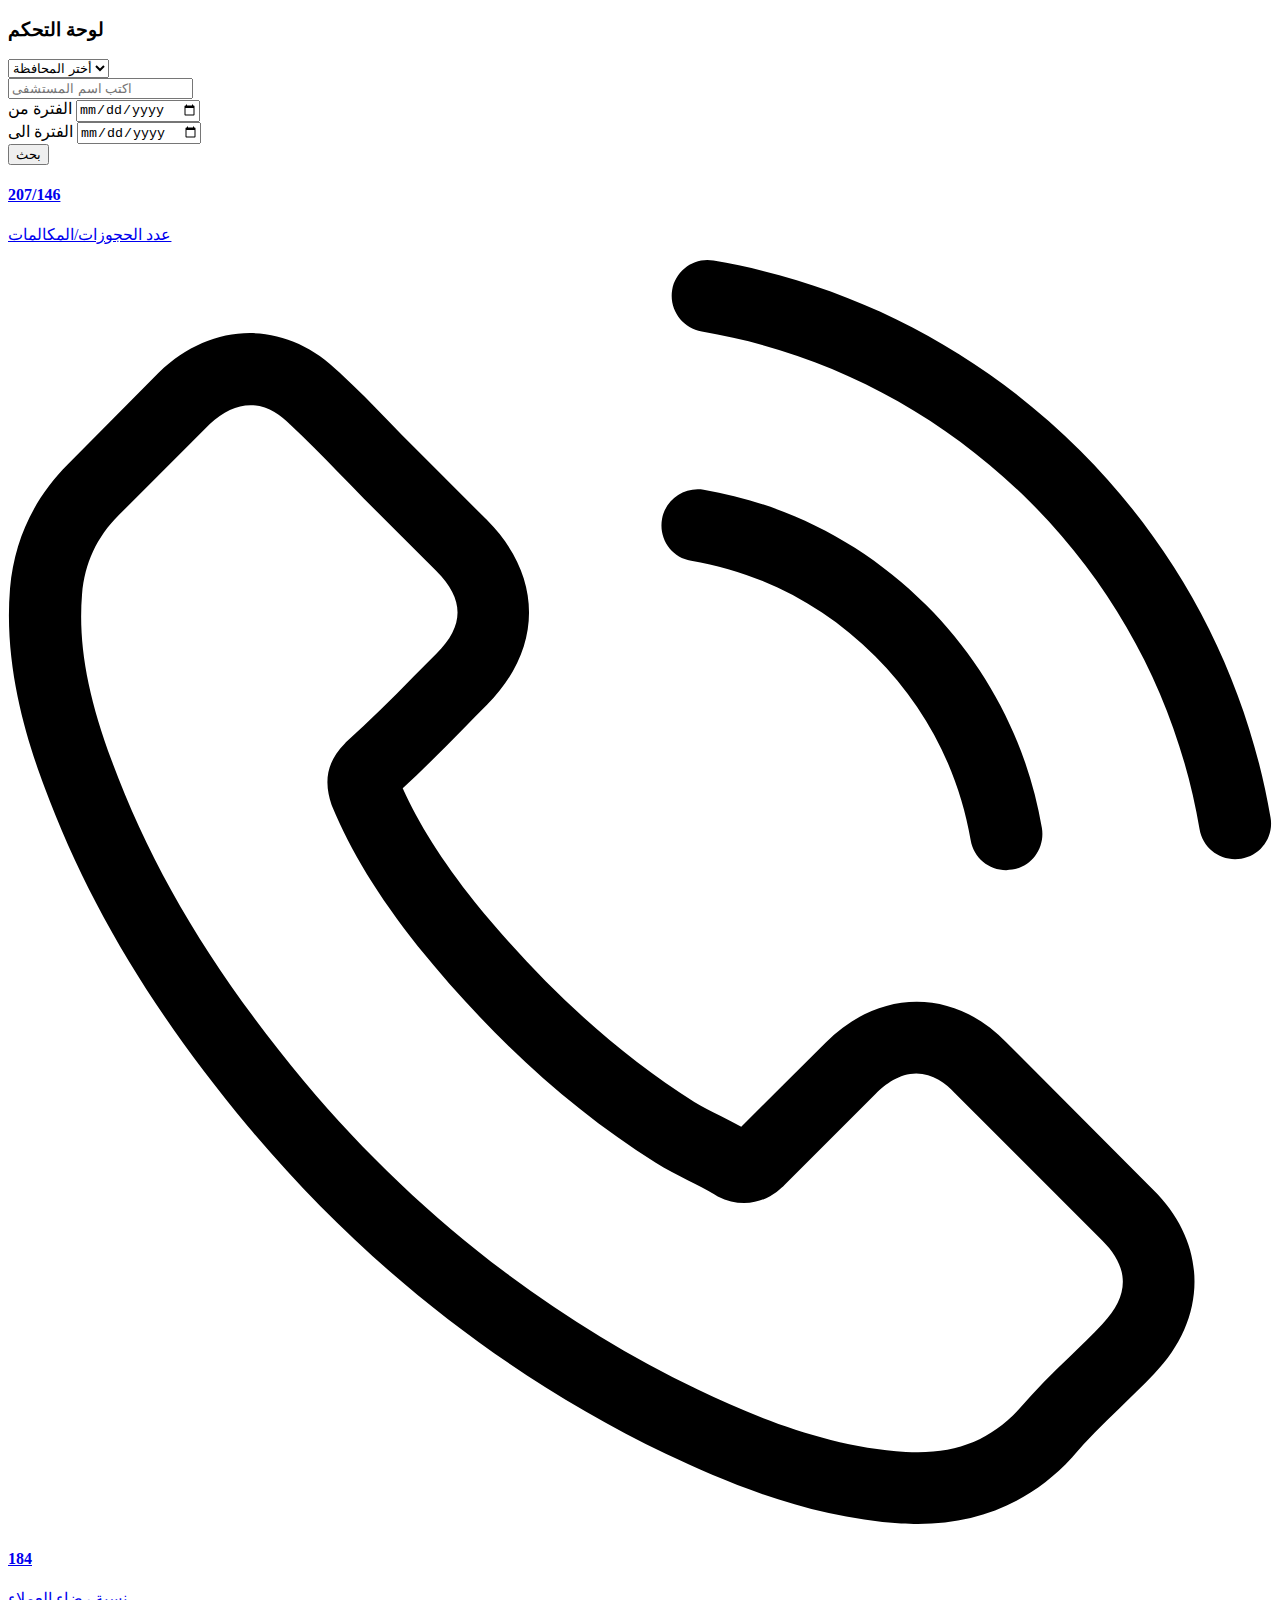
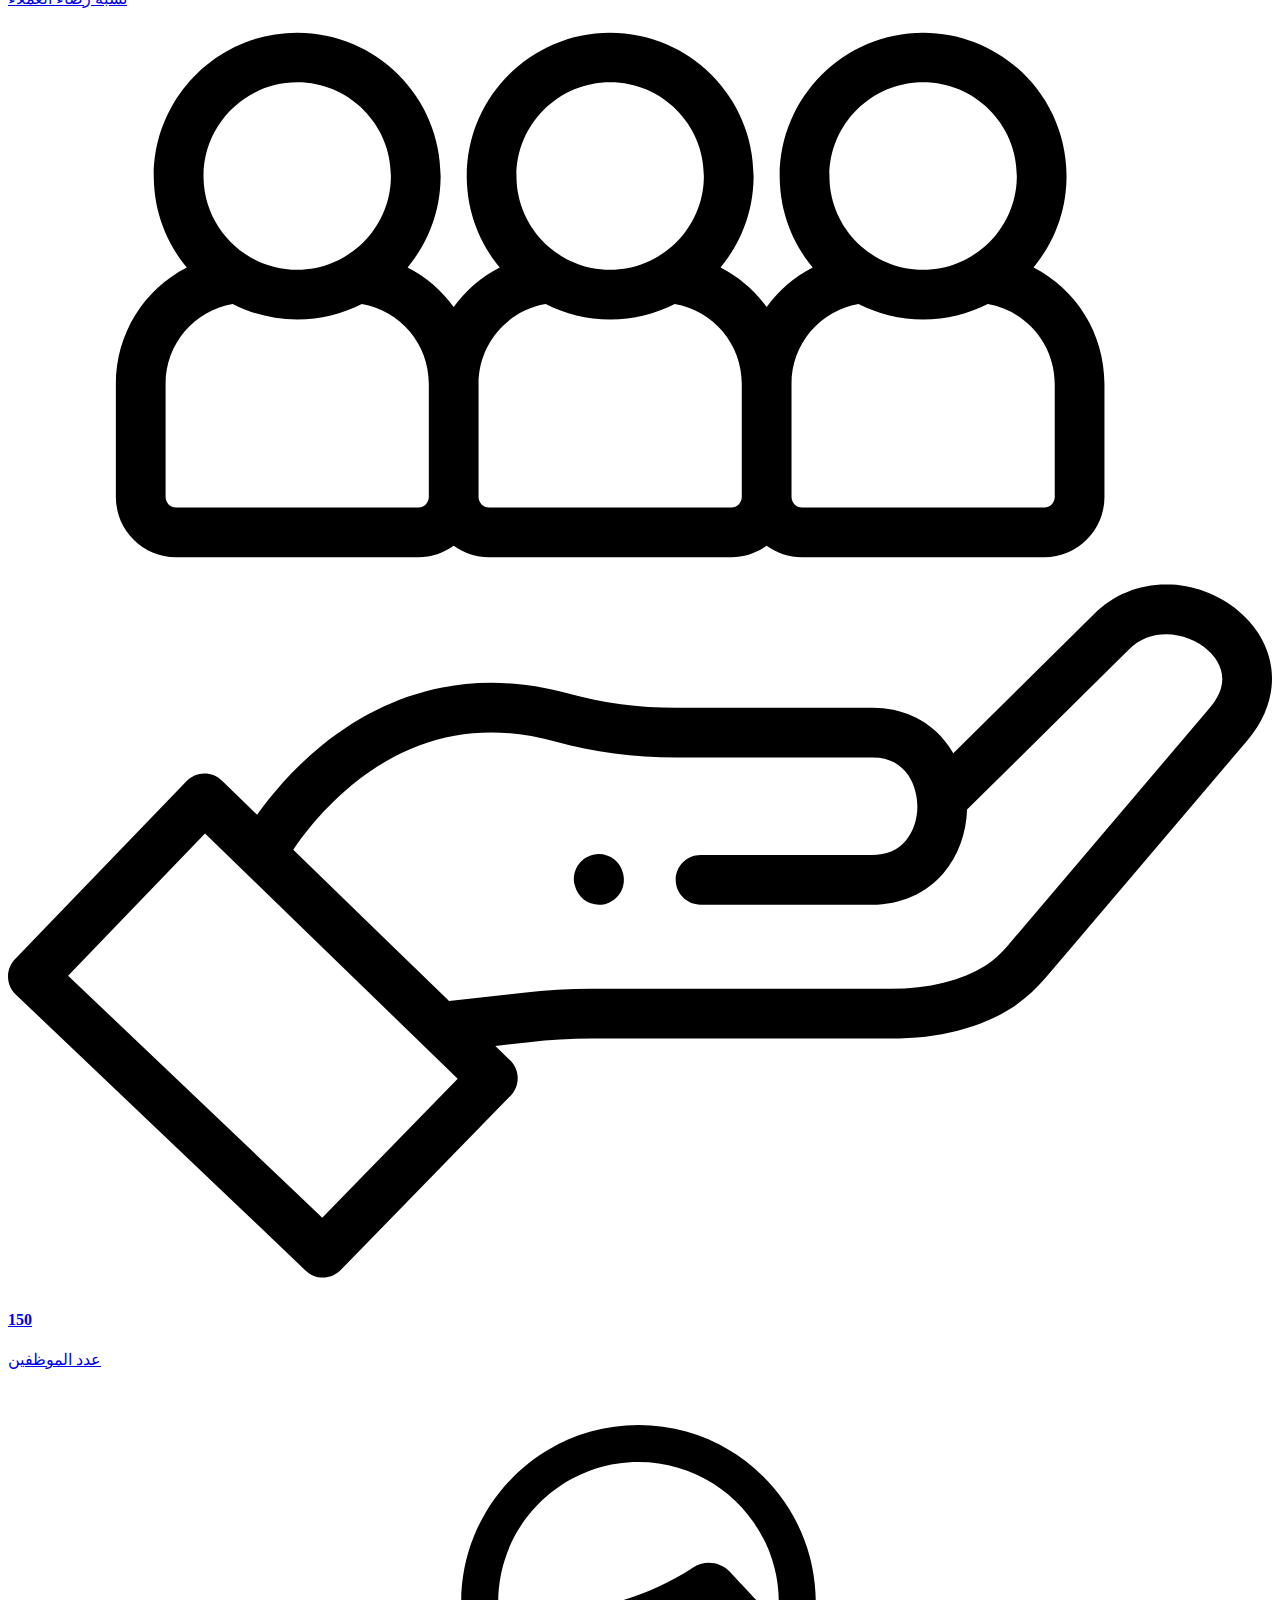
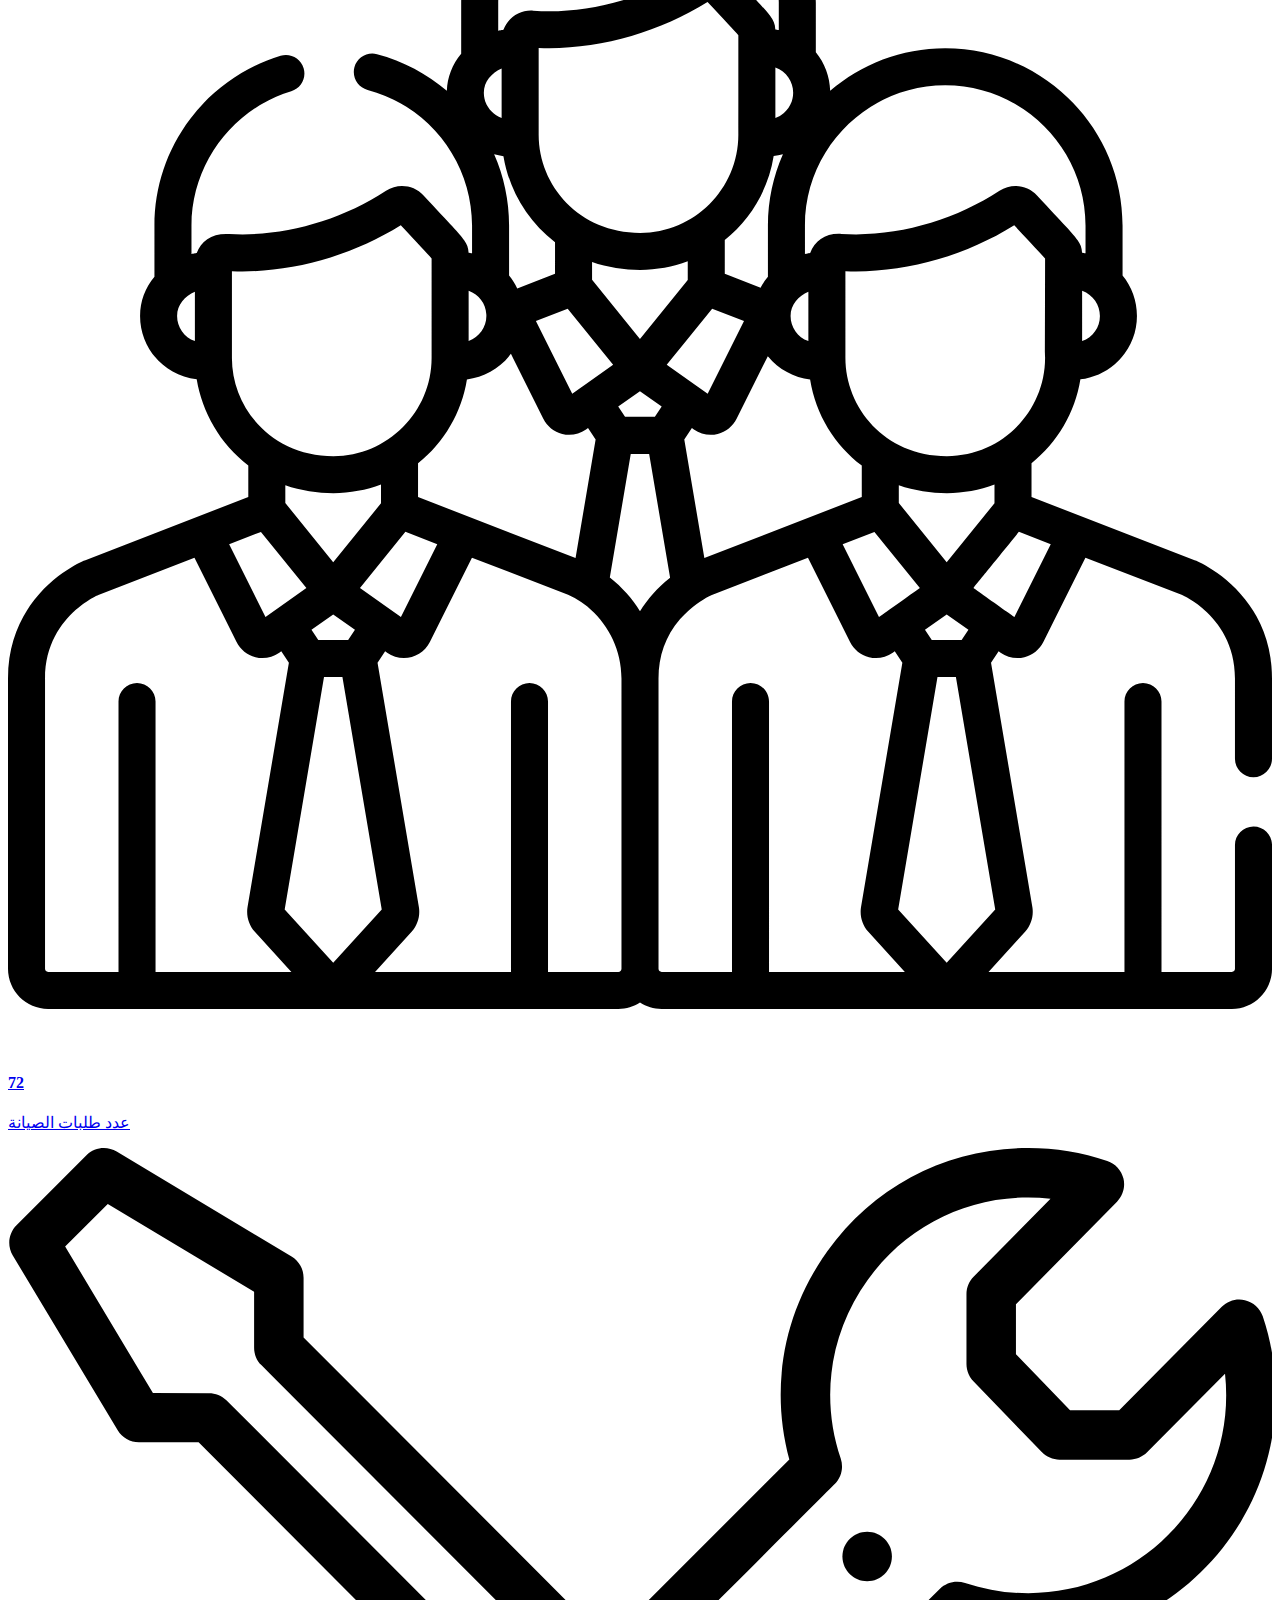
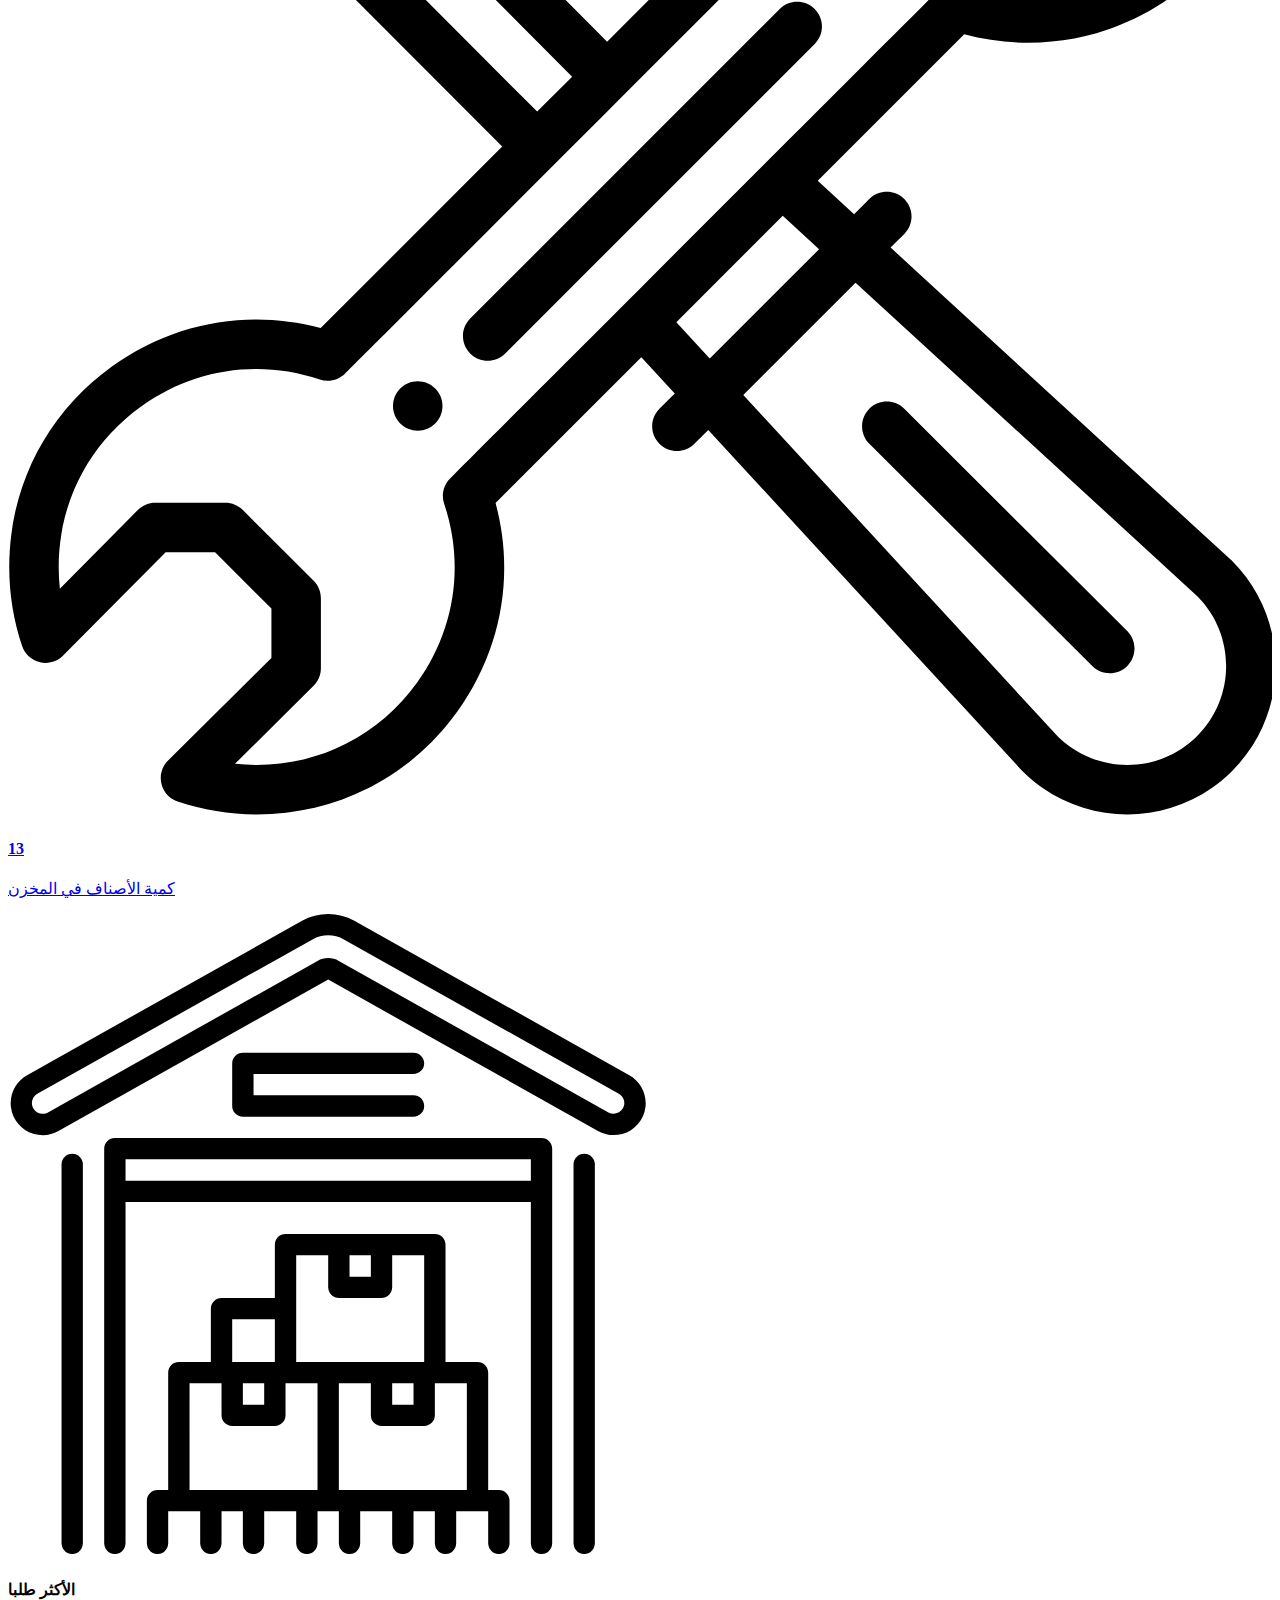
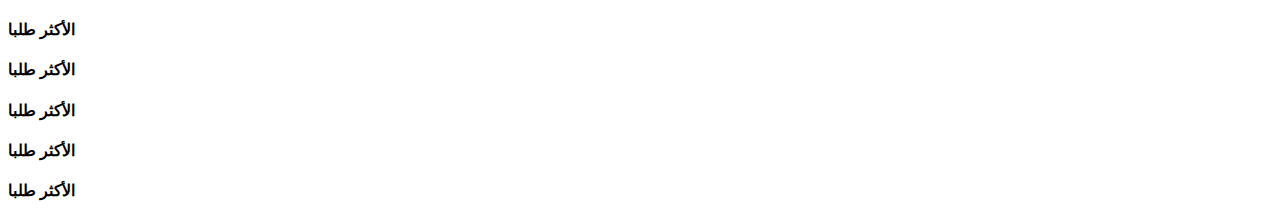
<file: operattion.html>
<!DOCTYPE html>
<html lang="en">
<head>
  <meta charset="UTF-8">
  <meta name="viewport" content="width=device-width, initial-scale=1.0">
  <title>Document</title>
</head>
<body>
  <div id="operation  " class="operation show">
    <div class="filter-container">
      <div class="container-fluid">
        <div class="row">
          <div class="col-lg-12">
              <div class="filter">
                <h3>
                  <a class="icon-aside" href="#"><i class="fa fa-align-left  fa-fw" ></i></a>
                  
                  <span>لوحة التحكم</span>
                </h3>
                <form class="form-inline">
                  <div class="form-group">
                    <select class="form-control">
                      <option>أختر المحافظة</option>
                      <option>القاهرة </option>
                      <option>الجيزة</option>
                      <option>الاسكندرية</option>
                      <option>بورسعيد</option>
                      <option>شمال سيناء</option>
                      <option>جنوب سيناء</option>
                      <option>الوادى الجديد</option>
                      <option>مرسى مطروح</option>
                    </select>
                  </div>
                  <div class="form-group">
                    <input type="text" class="form-control"  placeholder="اكتب اسم المستشفى">
                  </div>
                  <div class="form-group">
                    <label for="">الفترة من</label>
                    <input type="date" class="form-control"  >
                  </div>
                  <div class="form-group">
                    <label for="">الفترة الى</label>
                    <input type="date" class="form-control"  >
                  </div>
                  <button type="submit" class="btn btn-default">بحث</button>
                </form>
              </div>
          </div>
          
          </div>
      </div>
    </div>
    <div class="box-catagory">
      <div class="container-fluid">  
      <div class="row catagory">
        
          <div class="col-lg-25 col-md-3 col-sm-3 col-12 p-5">
            <a href="#">
              <div class="card info-bg ">
              <div class="card-body">
                <h4 class="card-title">207/146</h4>
                <p>عدد الحجوزات/المكالمات</p>
              </div>
              <div class="card-img">
                <svg version="1.1" id="Capa_1" xmlns="http://www.w3.org/2000/svg" xmlns:xlink="http://www.w3.org/1999/xlink" x="0px" y="0px"
                  viewBox="0 0 473.806 473.806" style="enable-background:new 0 0 473.806 473.806;" xml:space="preserve">
                <g>
                  <g>
                    <path d="M374.456,293.506c-9.7-10.1-21.4-15.5-33.8-15.5c-12.3,0-24.1,5.3-34.2,15.4l-31.6,31.5c-2.6-1.4-5.2-2.7-7.7-4
                      c-3.6-1.8-7-3.5-9.9-5.3c-29.6-18.8-56.5-43.3-82.3-75c-12.5-15.8-20.9-29.1-27-42.6c8.2-7.5,15.8-15.3,23.2-22.8
                      c2.8-2.8,5.6-5.7,8.4-8.5c21-21,21-48.2,0-69.2l-27.3-27.3c-3.1-3.1-6.3-6.3-9.3-9.5c-6-6.2-12.3-12.6-18.8-18.6
                      c-9.7-9.6-21.3-14.7-33.5-14.7s-24,5.1-34,14.7c-0.1,0.1-0.1,0.1-0.2,0.2l-34,34.3c-12.8,12.8-20.1,28.4-21.7,46.5
                      c-2.4,29.2,6.2,56.4,12.8,74.2c16.2,43.7,40.4,84.2,76.5,127.6c43.8,52.3,96.5,93.6,156.7,122.7c23,10.9,53.7,23.8,88,26
                      c2.1,0.1,4.3,0.2,6.3,0.2c23.1,0,42.5-8.3,57.7-24.8c0.1-0.2,0.3-0.3,0.4-0.5c5.2-6.3,11.2-12,17.5-18.1c4.3-4.1,8.7-8.4,13-12.9
                      c9.9-10.3,15.1-22.3,15.1-34.6c0-12.4-5.3-24.3-15.4-34.3L374.456,293.506z M410.256,398.806
                      C410.156,398.806,410.156,398.906,410.256,398.806c-3.9,4.2-7.9,8-12.2,12.2c-6.5,6.2-13.1,12.7-19.3,20
                      c-10.1,10.8-22,15.9-37.6,15.9c-1.5,0-3.1,0-4.6-0.1c-29.7-1.9-57.3-13.5-78-23.4c-56.6-27.4-106.3-66.3-147.6-115.6
                      c-34.1-41.1-56.9-79.1-72-119.9c-9.3-24.9-12.7-44.3-11.2-62.6c1-11.7,5.5-21.4,13.8-29.7l34.1-34.1c4.9-4.6,10.1-7.1,15.2-7.1
                      c6.3,0,11.4,3.8,14.6,7c0.1,0.1,0.2,0.2,0.3,0.3c6.1,5.7,11.9,11.6,18,17.9c3.1,3.2,6.3,6.4,9.5,9.7l27.3,27.3
                      c10.6,10.6,10.6,20.4,0,31c-2.9,2.9-5.7,5.8-8.6,8.6c-8.4,8.6-16.4,16.6-25.1,24.4c-0.2,0.2-0.4,0.3-0.5,0.5
                      c-8.6,8.6-7,17-5.2,22.7c0.1,0.3,0.2,0.6,0.3,0.9c7.1,17.2,17.1,33.4,32.3,52.7l0.1,0.1c27.6,34,56.7,60.5,88.8,80.8
                      c4.1,2.6,8.3,4.7,12.3,6.7c3.6,1.8,7,3.5,9.9,5.3c0.4,0.2,0.8,0.5,1.2,0.7c3.4,1.7,6.6,2.5,9.9,2.5c8.3,0,13.5-5.2,15.2-6.9
                      l34.2-34.2c3.4-3.4,8.8-7.5,15.1-7.5c6.2,0,11.3,3.9,14.4,7.3c0.1,0.1,0.1,0.1,0.2,0.2l55.1,55.1
                      C420.456,377.706,420.456,388.206,410.256,398.806z"/>
                    <path d="M256.056,112.706c26.2,4.4,50,16.8,69,35.8s31.3,42.8,35.8,69c1.1,6.6,6.8,11.2,13.3,11.2c0.8,0,1.5-0.1,2.3-0.2
                      c7.4-1.2,12.3-8.2,11.1-15.6c-5.4-31.7-20.4-60.6-43.3-83.5s-51.8-37.9-83.5-43.3c-7.4-1.2-14.3,3.7-15.6,11
                      S248.656,111.506,256.056,112.706z"/>
                    <path d="M473.256,209.006c-8.9-52.2-33.5-99.7-71.3-137.5s-85.3-62.4-137.5-71.3c-7.3-1.3-14.2,3.7-15.5,11
                      c-1.2,7.4,3.7,14.3,11.1,15.6c46.6,7.9,89.1,30,122.9,63.7c33.8,33.8,55.8,76.3,63.7,122.9c1.1,6.6,6.8,11.2,13.3,11.2
                      c0.8,0,1.5-0.1,2.3-0.2C469.556,223.306,474.556,216.306,473.256,209.006z"/>
                  </g>

                </svg>
                
              </div>
            </div>
            </a>
          </div>
          <div class="col-lg-25 col-md-3 col-sm-3 col-12 p-5">
            <a href="#">
              <div class="card primary-bg">
              <div class="card-body">
                <h4 class="card-title">184</h4>
                <p>نسبة رضاء العملاء</p>
              </div>
              <div class="card-img">
                <svg  viewBox="0 -3 511.99981 511"  xmlns="http://www.w3.org/2000/svg"><path d="m499.902344 236.066406c-7.664063-7.070312-18.089844-11.4375-28.605469-11.984375-11.941406-.617187-23.128906 3.640625-31.460937 11.976563l-56.929688 56.332031c-1.125-1.949219-2.410156-3.789063-3.851562-5.496094-7.003907-8.316406-17.246094-12.894531-28.835938-12.894531h-79.695312c-15.027344 0-29.6875-1.949219-43.570313-5.789062-36.195313-10.011719-70.773437-2.699219-100.003906 21.160156-11.886719 9.703125-20.558594 20.257812-26.042969 27.953125l-14.289062-13.867188c-1.878907-1.824219-4.425782-2.859375-7.046876-2.859375-.023437 0-.042968 0-.066406 0-2.714844.019532-5.339844 1.148438-7.222656 3.101563l-69.464844 72.113281c-1.859375 1.929688-2.8710935 4.523438-2.81249975 7.203125.05859375 2.683594 1.17968775 5.230469 3.12109375 7.078125l117.488281 111.871094c1.949219 1.855468 4.449219 2.78125 6.945313 2.78125 2.621094 0 5.242187-1.019532 7.214844-3.042969l68.816406-70.601563c1.878906-1.929687 2.921875-4.566406 2.871094-7.261718-.050782-2.65625-1.164063-5.21875-3.070313-7.070313l-5.992187-5.8125 13.714843-1.542969c8.296875-.964843 16.734375-1.453124 25.085938-1.453124h121.253906c19.703125 0 36.4375-4.308594 49.742187-12.808594.109376-.070313.21875-.144532.328126-.21875 4.765624-3.3125 9.089843-7.238282 12.847656-11.664063l81.710937-96.128906c13.984375-16.449219 13.109375-36.976563-2.179687-51.074219zm-372.605469 244.449219-102.945313-98.023437 55.457032-57.574219 102.34375 99.316406zm359.4375-206.421875-81.710937 96.132812c-2.59375 3.050782-5.566407 5.761719-8.84375 8.058594-9.988282 6.324219-23.015626 9.535156-38.726563 9.535156h-121.257813c-9.121093 0-18.34375.535157-27.371093 1.585938l-30.148438 3.382812-63.125-61.257812c4.386719-6.503906 12.453125-17.015625 24.136719-26.554688 24.289062-19.828124 51.84375-25.667968 81.894531-17.351562 15.632813 4.324219 32.097657 6.519531 48.941407 6.519531h79.695312c14.3125 0 18.132812 12.398438 18.132812 19.722657 0 5.351562-1.71875 10.445312-4.714843 13.976562-3.25 3.824219-7.871094 5.761719-13.734375 5.761719h-69.375c-5.5625 0-10.070313 4.511719-10.070313 10.074219s4.507813 10.070312 10.070313 10.070312h69.375c11.710937 0 22.039062-4.570312 29.085937-12.867188 5.863281-6.898437 9.207031-15.96875 9.488281-25.664062l65.566407-64.878906c9.371093-9.371094 24.011719-7.019532 32.203125.535156 4.234375 3.90625 9.929687 12.113281.488281 23.21875zm0 0"/><path d="m249.117188 340.996094c-1.269532-5.417969-6.6875-8.773438-12.105469-7.507813-5.414063 1.269531-8.777344 6.6875-7.503907 12.105469l.09375.410156c1.089844 4.640625 5.226563 7.773438 9.796876 7.773438.761718 0 1.535156-.085938 2.308593-.265625 5.417969-1.269531 8.777344-6.691407 7.507813-12.105469zm0 0"/><path d="m68.078125 213h98.140625c5.34375 0 10.289062-1.734375 14.3125-4.664062 4.023438 2.929687 8.96875 4.664062 14.3125 4.664062h98.144531c5.34375 0 10.289063-1.734375 14.3125-4.664062 4.023438 2.929687 8.96875 4.664062 14.3125 4.664062h98.140625c13.445313 0 24.382813-10.941406 24.382813-24.386719v-45.765625c0-20.554687-11.503907-38.410156-28.722657-47.21875 8.34375-10.0625 13.367188-22.96875 13.367188-37.03125 0-32.035156-26.0625-58.097656-58.097656-58.097656s-58.097656 26.0625-58.097656 58.097656c0 14.0625 5.023437 26.972656 13.367187 37.03125-7.441406 3.8125-13.8125 9.316406-18.652344 15.992188-4.839843-6.679688-11.210937-12.183594-18.65625-15.992188 8.34375-10.058594 13.367188-22.96875 13.367188-37.03125 0-32.035156-26.0625-58.097656-58.097657-58.097656-32.035156 0-58.097656 26.0625-58.097656 58.097656 0 14.0625 5.027344 26.972656 13.371094 37.035156-7.445312 3.808594-13.816406 9.3125-18.65625 15.992188-4.839844-6.679688-11.210938-12.183594-18.65625-15.996094 8.34375-10.058594 13.367188-22.96875 13.367188-37.027344 0-32.039062-26.0625-58.101562-58.097657-58.101562-32.03125 0-58.09375 26.0625-58.09375 58.101562 0 14.058594 5.023438 26.96875 13.367188 37.03125-17.21875 8.808594-28.726563 26.667969-28.726563 47.21875v45.761719c0 13.445313 10.941406 24.386719 24.386719 24.386719zm302.609375-192.355469c20.925781 0 37.953125 17.023438 37.953125 37.953125 0 20.925782-17.027344 37.953125-37.953125 37.953125-20.929688 0-37.953125-17.023437-37.953125-37.953125-.003906-20.929687 17.023437-37.953125 37.953125-37.953125zm-26.167969 89.800781c7.871094 3.988282 16.757813 6.25 26.164063 6.25 9.410156 0 18.296875-2.261718 26.164062-6.25 15.652344 2.726563 27.148438 16.214844 27.148438 32.402344v45.765625c0 2.339844-1.902344 4.242188-4.242188 4.242188h-98.140625c-2.335937 0-4.238281-1.902344-4.238281-4.242188v-45.765625c-.003906-16.183594 11.496094-29.675781 27.144531-32.402344zm-100.601562-89.800781c20.925781 0 37.953125 17.023438 37.953125 37.953125 0 20.925782-17.027344 37.953125-37.953125 37.953125-20.929688 0-37.953125-17.023437-37.953125-37.953125 0-20.929687 17.023437-37.953125 37.953125-37.953125zm-26.164063 89.800781c7.867188 3.988282 16.753906 6.25 26.164063 6.25 9.410156 0 18.292969-2.261718 26.164062-6.25 15.648438 2.726563 27.148438 16.214844 27.148438 32.402344v45.765625c0 2.339844-1.902344 4.242188-4.242188 4.242188h-98.140625c-2.339844 0-4.242187-1.902344-4.242187-4.242188v-45.765625c0-16.183594 11.5-29.675781 27.148437-32.402344zm-100.605468-89.800781c20.925781 0 37.953124 17.023438 37.953124 37.953125 0 20.925782-17.027343 37.953125-37.953124 37.953125-20.925782 0-37.953126-17.027343-37.953126-37.953125 0-20.929687 17.027344-37.953125 37.953126-37.953125zm-53.3125 122.203125c0-16.183594 11.5-29.675781 27.148437-32.402344 7.871094 3.988282 16.753906 6.25 26.164063 6.25 9.410156 0 18.292968-2.261718 26.164062-6.25 15.652344 2.726563 27.148438 16.214844 27.148438 32.402344v45.765625c0 2.339844-1.902344 4.242188-4.242188 4.242188h-98.140625c-2.339844 0-4.242187-1.902344-4.242187-4.242188zm0 0"/></svg>
                
              </div>
            </div>
            </a>
          </div>
          <div class="col-lg-25 col-md-3 col-sm-3 col-12 p-5">
            <a href="#">
              <div class="card Violet-bg">
              <div class="card-body">
                <h4 class="card-title">150</h4>
                <p>عدد الموظفين</p>
              </div>
              <div class="card-img">
                <svg version="1.1" id="Capa_1" xmlns="http://www.w3.org/2000/svg" xmlns:xlink="http://www.w3.org/1999/xlink" x="0px" y="0px"
                    viewBox="0 0 512.001 512.001" style="enable-background:new 0 0 512.001 512.001;" xml:space="preserve">
                  <g>
                    <g>
                      <path d="M504.501,421.9c-4.143,0-7.5,3.358-7.5,7.5v50.113c0,0.696-0.566,1.263-1.263,1.263H467.24V371.199
                        c0-4.142-3.357-7.5-7.5-7.5s-7.5,3.358-7.5,7.5v109.578H397.17l14.905-16.397c2.302-2.533,3.387-6.13,2.904-9.623
                        c-0.011-0.075-0.022-0.149-0.035-0.224l-16.755-98.996l3.083-4.641l0.803,0.57c2.749,1.953,6.255,2.665,9.647,1.818
                        c3.331-0.833,6.122-3.074,7.656-6.146v-0.001l17.049-34.171l38.945,15.083c1.537,0.668,21.625,9.879,21.625,33.845v32.504
                        c0.001,4.143,3.358,7.501,7.501,7.501c4.143,0,7.5-3.358,7.5-7.5v-32.504c0-34.61-29.685-47.211-30.948-47.731
                        c-0.048-0.02-0.095-0.039-0.143-0.057l-66.317-25.684v-13.66c10.352-8.328,17.622-20.331,19.805-34.014
                        c5.163-0.648,9.953-2.715,13.928-6.134c5.7-4.902,8.971-12.035,8.971-19.568c0-6.013-2.087-11.767-5.824-16.337v-20.238
                        c0-39.606-32.222-71.827-71.826-71.827c-17.781,0-34.061,6.508-46.618,17.25c-0.162-5.747-2.219-11.223-5.804-15.607V88.051
                        c0-39.606-32.222-71.827-71.826-71.827c-39.606,0-71.827,32.222-71.827,71.827v20.765c-3.605,4.308-5.622,9.502-5.8,15.015
                        c-8.012-6.847-17.601-12.002-28.288-14.816c-4.012-1.056-8.109,1.337-9.164,5.343s1.337,8.109,5.343,9.164
                        c24.913,6.56,42.313,29.157,42.313,54.949v11.217c-0.324-0.067-1.364-0.246-1.404-0.252c-0.102-2.117-0.638-3.41-1.792-5.07
                        c-1.92-2.759-5.368-6.196-16.458-18.116c-3.952-4.245-10.344-5.024-15.196-1.852c-18.995,12.408-42.072,18.732-63.488,17.475
                        c-6.976-0.409-11.333,2.656-13.19,7.679c-0.166,0.027-2.021,0.401-2.124,0.426v-11.507c0-24.869,16.618-47.242,40.411-54.409
                        c3.966-1.194,6.213-5.378,5.019-9.345c-1.195-3.967-5.385-6.214-9.346-5.018c-14.47,4.358-27.477,13.432-36.622,25.548
                        c-9.463,12.534-14.464,27.481-14.464,43.225v20.766c-3.778,4.514-5.821,10-5.821,15.809c0,12.84,9.46,24.038,22.938,25.708
                        c2.208,13.363,9.458,26.178,20.9,34.891v12.781l-66.243,25.682c-0.047,0.018-0.094,0.037-0.141,0.056
                        C29.686,314.684,0,327.284,0,361.894v117.619c0,8.969,7.296,16.264,16.265,16.264h230.971c3.228,0,6.231-0.957,8.765-2.585
                        c2.532,1.628,5.536,2.585,8.765,2.585h230.972c8.968,0,16.264-7.295,16.264-16.264v-50.113
                        C512.001,425.258,508.644,421.9,504.501,421.9z M75.702,225.258c-4.397-1.596-7.206-5.663-7.206-10.213
                        c0-4.413,3.2-8.039,7.206-9.76V225.258z M422.379,307.525l-14.722,29.506c-0.002-0.002-16.353-11.615-16.585-11.78
                        c7.054-8.708,3.74-4.617,18.408-22.721L422.379,307.525z M380.23,314.803l-19.397-23.943v-7.195
                        c6.305,2.18,13.097,3.186,19.49,3.188c0.001,0,0.003,0,0.004,0h0.001c6.61-0.001,13.302-1.256,19.262-3.499v7.552L380.23,314.803z
                        M389.036,342.206l-2.759,4.153h-12.091l-2.759-4.153l8.805-6.253L389.036,342.206z M255.981,224.381l-19.397-23.943v-7.195
                        c6.28,2.171,13.065,3.186,19.49,3.188c0.001,0,0.003,0,0.004,0h0.001c6.598,0,13.289-1.251,19.262-3.498v7.551L255.981,224.381z
                        M264.786,251.786l-2.759,4.153h-12.091l-2.759-4.153l8.805-6.253L264.786,251.786z M196.918,149.614
                        c1.226,0.334,2.486,0.561,3.765,0.719c2.208,13.363,9.458,26.178,20.9,34.891v12.781l-15.301,5.931
                        c-0.887-1.863-1.996-3.618-3.312-5.227v-20.237C202.97,168.294,200.826,158.51,196.918,149.614z M295.836,141.672
                        c0,21.953-17.908,39.756-39.757,39.756c-24.651,0-41.125-19.105-41.125-39.756V106.54c23.683,0.948,48.286-6.071,68.401-18.591
                        c6.763,7.252,10.787,11.465,12.482,13.421C295.836,120.043,295.836,127.253,295.836,141.672z M310.147,150.328
                        c1.272-0.16,2.526-0.388,3.745-0.721c-3.896,8.84-6.076,18.6-6.076,28.865v20.765c-1.153,1.377-2.145,2.844-2.966,4.383
                        l-14.508-5.618v-13.66C300.693,176.013,307.964,164.01,310.147,150.328z M226.705,212.12l18.412,22.726l-12.556,8.918
                        c-0.007,0.005-0.012,0.01-0.019,0.015l-3.985,2.831l-14.723-29.505L226.705,212.12z M273.243,226.904l11.987-14.796l12.899,4.995
                        l-14.721,29.507l-3.994-2.836c-0.004-0.003-0.008-0.007-0.012-0.01l-12.579-8.935L273.243,226.904z M277.023,260.475l0.803,0.57
                        c2.804,1.992,6.323,2.65,9.647,1.818c3.331-0.833,6.122-3.074,7.656-6.146v-0.001l12.658-25.369
                        c4.349,5.36,10.639,8.62,17.117,9.429c2.288,14.34,10.039,26.578,20.929,34.87v12.78l-63.764,24.721l-8.13-48.03L277.023,260.475z
                        M350.954,302.541l18.412,22.726c-8.05,5.719-16.143,11.468-16.56,11.764l-14.723-29.505L350.954,302.541z M420.084,232.094
                        c0.002,21.417-17.391,39.756-39.756,39.756c-25.492,0-41.125-19.966-41.125-39.756v-35.132c23.514,0.939,48.149-5.987,68.4-18.591
                        c6.763,7.252,10.787,11.465,12.482,13.421C420.084,210.464,420.084,217.675,420.084,232.094z M442.294,215.046
                        c0,4.558-2.818,8.617-7.206,10.212v-20.403C439.624,206.507,442.294,210.652,442.294,215.046z M322.817,178.471
                        c0-31.334,25.493-56.826,56.826-56.826c31.334,0,56.825,25.493,56.825,56.826v11.217c-0.341-0.071-1.279-0.233-1.404-0.252
                        c-0.102-2.119-0.641-3.415-1.792-5.07c-1.971-2.831-5.381-6.209-16.458-18.116c-3.868-4.152-10.246-5.087-15.196-1.852
                        c-18.48,12.072-41.828,18.891-64.045,17.448c-6.241-0.409-10.762,2.647-12.633,7.707c-0.167,0.027-2.019,0.401-2.124,0.426
                        V178.471z M324.202,205.286v19.962c-4.41-1.59-7.206-5.668-7.206-10.203C316.995,210.632,320.193,207.008,324.202,205.286z
                        M318.043,124.625c0,3.158-1.367,6.145-3.75,8.194c-1.023,0.88-2.189,1.556-3.456,2.017v-20.403
                        C315.322,116.061,318.043,120.184,318.043,124.625z M255.393,31.224c31.334,0,56.826,25.492,56.826,56.826v11.217
                        c-0.339-0.07-1.279-0.233-1.404-0.252c-0.111-2.297-0.773-3.709-2.124-5.536c-2.008-2.718-5.71-6.455-16.126-17.651
                        c-3.933-4.223-10.321-5.038-15.196-1.852c-19.516,12.75-43.191,18.955-64.65,17.418c-5.25-0.397-10.193,2.775-12.027,7.736
                        c-0.167,0.027-2.02,0.401-2.124,0.426V88.051h-0.001C198.567,56.716,224.06,31.224,255.393,31.224z M199.951,114.864v19.973
                        c-4.397-1.596-7.206-5.663-7.206-10.213C192.745,120.236,195.92,116.597,199.951,114.864z M186.587,204.855
                        c4.196,1.527,6.891,5.188,7.158,9.539c0.336,4.838-2.637,9.213-7.158,10.855V204.855z M185.892,240.774
                        c7.074-0.885,13.567-4.613,17.825-10.348l13.118,26.29c0,0,0,0,0.001,0.001c1.533,3.073,4.324,5.313,7.655,6.146
                        c3.293,0.823,6.816,0.193,9.647-1.818l0.803-0.57l3.083,4.641l-8.127,48.017l-63.804-24.711v-13.654h-0.001
                        C176.715,266.203,183.76,254.101,185.892,240.774z M131.73,314.803l-19.397-23.943v-7.195c6.28,2.171,13.066,3.186,19.491,3.187
                        c0.001,0,0.003,0,0.004,0c6.706,0,13.386-1.288,19.262-3.498v7.552L131.73,314.803z M140.536,342.206l-2.759,4.153h-12.091
                        l-2.759-4.153l8.805-6.253L140.536,342.206z M160.979,302.53l12.9,4.996l-14.722,29.505l-3.994-2.836
                        c-0.004-0.003-0.008-0.007-0.012-0.01l-12.579-8.934L160.979,302.53z M90.703,232.094v-35.132
                        c23.809,0.951,48.428-6.161,68.4-18.591c6.699,7.184,10.785,11.463,12.482,13.421c0,18.673,0,25.884,0,40.302
                        c0,21.813-17.785,39.756-39.757,39.756C107.365,271.85,90.703,252.963,90.703,232.094z M102.455,302.541l18.412,22.726
                        l-12.556,8.918c-0.007,0.005-0.012,0.01-0.019,0.015l-3.985,2.831l-14.723-29.505L102.455,302.541z M59.763,480.778V371.199
                        c0-4.142-3.357-7.5-7.5-7.5s-7.5,3.358-7.5,7.5v109.578H16.265c-0.698,0-1.264-0.567-1.264-1.263V361.894
                        c0-24.089,20.297-33.271,21.611-33.839l38.921-15.089l17.051,34.171c0,0,0,0,0.001,0.001c1.533,3.073,4.324,5.313,7.656,6.146
                        c3.293,0.823,6.816,0.193,9.647-1.818l0.803-0.57l3.083,4.641l-16.755,98.996c-0.013,0.074-0.024,0.149-0.035,0.224
                        c-0.482,3.491,0.603,7.088,2.906,9.625l14.903,16.395H59.763z M112.073,455.481l15.929-94.121h7.459l15.93,94.121l-19.659,21.627
                        L112.073,455.481z M248.499,479.513c0,0.697-0.566,1.264-1.263,1.264H218.74V371.199c0-4.142-3.357-7.5-7.5-7.5
                        c-4.143,0-7.5,3.358-7.5,7.5v109.578H148.67l14.905-16.397c2.302-2.533,3.387-6.13,2.904-9.623
                        c-0.011-0.075-0.022-0.149-0.035-0.224l-16.755-98.996l3.083-4.641l0.803,0.57c2.007,1.426,4.383,2.17,6.794,2.17
                        c4.399,0,8.496-2.465,10.51-6.498v-0.001l17.049-34.17l38.945,15.083c11.352,4.938,21.625,17.673,21.625,33.844V479.513z
                        M256,334.64c-3.107-5.006-7.243-9.638-12.229-13.591l8.481-50.109h7.459l8.485,50.135C263.077,325.14,258.995,329.814,256,334.64
                        z M308.262,480.778L308.262,480.778V371.199c0-4.142-3.357-7.5-7.5-7.5s-7.5,3.358-7.5,7.5v109.578h-28.497
                        c-0.697,0-1.264-0.567-1.264-1.263V361.894c0-8.916,2.796-17.128,8.752-24.027c3.971-4.555,9.238-8.243,12.86-9.812l38.921-15.09
                        l17.051,34.172c0,0,0,0,0.001,0.001c1.533,3.073,4.324,5.313,7.655,6.146c3.293,0.823,6.816,0.193,9.647-1.818l0.803-0.57
                        l3.083,4.641l-16.755,98.996c-0.013,0.074-0.024,0.149-0.035,0.224c-0.482,3.491,0.603,7.088,2.906,9.625l14.903,16.395H308.262z
                        M360.572,455.482l15.93-94.121h7.459l15.93,94.121l-19.66,21.627L360.572,455.482z"/>
                    </g>
                  </g>

                  </svg>
                
  
              </div>
            </div>
            </a>
          </div>
          <div class="col-lg-25 col-md-3 col-sm-3 col-12 p-5">
            <a href="#">
              <div class="card warning-bg">
              <div class="card-body">
                <h4 class="card-title">72</h4>
                <p>عدد طلبات الصيانة</p>
              </div>
              <div class="card-img">
                
                <svg viewBox="0 0 511 511.99968" xmlns="http://www.w3.org/2000/svg"><path d="m347.339844 155.148438c-5.519532 0-10 4.46875-10 9.996093 0 5.523438 4.480468 10 10 10 5.53125 0 10-4.476562 10-10 0-5.527343-4.46875-9.996093-10-9.996093zm0 0"/><path d="m165.644531 336.839844c-5.53125 0-10 4.480468-10 10 0 5.53125 4.46875 10 10 10 5.519531 0 10-4.46875 10-10 0-5.519532-4.480469-10-10-10zm0 0"/><path d="m500.058594 61.519531c-3.375-.785156-6.921875.234375-9.359375 2.695313l-41.457031 41.785156h-19.875l-21.878907-22.667969v-20.152343l40.863281-41.472657c2.417969-2.453125 3.402344-5.980469 2.601563-9.335937-.796875-3.351563-3.265625-6.054688-6.53125-7.15625-10.265625-3.460938-21.007813-5.214844-31.933594-5.214844-32.570312 0-62.160156 15.1875-81.183593 41.667969-17.804688 24.789062-23.292969 55.167969-15.429688 84.242187l-73.660156 73.660156-122.71875-123v-24.140624c0-3.511719-1.84375-6.769532-4.855469-8.574219l-70.707031-42.429688c-3.9375-2.363281-8.972656-1.742187-12.214844 1.503907l-28.28125 28.277343c-3.242188 3.246094-3.863281 8.28125-1.503906 12.21875l42.421875 70.707031c1.804687 3.011719 5.058593 4.851563 8.570312 4.855469l24.132813.007813 122.730468 123-73.378906 73.378906c-29.074218-7.859375-59.46875-2.363281-84.269531 15.453125-26.464844 19.011719-41.640625 48.59375-41.640625 81.164063 0 10.921874 1.753906 21.667968 5.214844 31.929687 1.105468 3.285156 3.835937 5.765625 7.210937 6.546875 3.378907.785156 6.921875-.234375 9.363281-2.695312l41.453126-41.78125h19.984374l22.769532 22.769531v19.984375l-41.78125 41.453125c-2.460938 2.441406-3.480469 5.984375-2.695313 9.363281.78125 3.375 3.261719 6.105469 6.546875 7.210938 10.261719 3.460937 21.007813 5.214843 31.929688 5.214843 32.570312 0 62.148437-15.179687 81.164062-41.644531 17.816406-24.800781 23.3125-55.191406 15.453125-84.265625l58.933594-58.933594 13.5 14.664063-6.195313 6.191406c-3.90625 3.90625-3.90625 10.238281 0 14.144531 3.90625 3.902344 10.234376 3.902344 14.144532 0l5.609375-5.609375 126.664062 137.585938c.09375.101562.191407.199218.289063.296875 23.4375 23.4375 61.410156 23.445312 84.859375-.003907 23.382812-23.394531 23.382812-61.460937 0-84.855468-.101563-.101563-.207031-.199219-.3125-.296875l-137.800781-126.421875 5.546874-5.546875c3.90625-3.902344 3.90625-10.234375 0-14.140625s-10.234374-3.90625-14.144531 0l-6.152343 6.15625-14.691407-13.484375 59.21875-59.21875c8.417969 2.25 17.105469 3.390625 25.90625 3.390625 55.140625 0 99.996094-44.859375 99.996094-99.996094 0-10.925781-1.753906-21.667969-5.214844-31.933594-1.105469-3.285156-3.835937-5.765625-7.210937-6.546875zm-411.773438 40.414063c-1.875-1.878906-4.417968-2.835938-7.074218-2.835938l-22.617188-.007812-35.492188-59.257813 17.238282-17.238281 59.15625 35.5v22.617188c0 2.648437 1.050781 5.1875 2.921875 7.0625l125.65625 125.941406-14.144531 14.140625zm254.363282 195.0625 138.269531 126.847656c15.445312 15.609375 15.398437 40.882812-.144531 56.433594-15.578126 15.578125-40.796876 15.625-56.4375.136718l-127.078126-138.035156zm-14.75-13.535156-44.199219 44.191406-13.5-14.664063 43.007812-43.011719zm84.589843-103.464844c-8.746093 0-17.347656-1.402344-25.558593-4.167969-3.597657-1.207031-7.574219-.277344-10.261719 2.40625-50.132813 50.132813-158.15625 158.152344-197.933594 197.933594-2.6875 2.6875-3.621094 6.664062-2.40625 10.265625 8.3125 24.683594 4.335937 51.011718-10.914063 72.242187-15.207031 21.167969-38.871093 33.3125-64.917968 33.3125-2.925782 0-5.835938-.160156-8.71875-.46875l31.761718-31.515625c1.890626-1.875 2.957032-4.429687 2.957032-7.097656v-28.289062c0-2.652344-1.054688-5.195313-2.929688-7.070313l-28.628906-28.628906c-1.875-1.875-4.417969-2.929688-7.070312-2.929688h-28.289063c-2.667969 0-5.222656 1.066407-7.101563 2.957031l-31.511718 31.761719c-.3125-2.882812-.46875-5.792969-.46875-8.71875 0-26.050781 12.140625-49.710937 33.3125-64.917969 21.226562-15.25 47.558594-19.230468 72.246094-10.914062 3.597656 1.214844 7.574218.28125 10.261718-2.40625.550782-.546875 197.792969-197.792969 197.933594-197.933594 2.6875-2.6875 3.617188-6.660156 2.40625-10.261718-8.316406-24.683594-4.347656-51.003907 10.890625-72.21875 15.21875-21.1875 38.886719-33.335938 64.9375-33.335938 3.015625 0 6.011719.167969 8.980469.496094l-31.101563 31.566406c-1.84375 1.871094-2.875 4.390625-2.875 7.015625v28.289063c0 2.59375 1.003907 5.082031 2.804688 6.945312l27.628906 28.628906c1.882813 1.953125 4.480469 3.054688 7.195313 3.054688h28.289062c2.664062 0 5.21875-1.0625 7.097656-2.957032l31.511719-31.757812c.3125 2.882812.46875 5.792969.46875 8.71875 0 44.109375-35.886719 79.996094-79.996094 79.996094zm0 0"/><path d="m311.988281 186.355469-125.136719 125.136719c-3.902343 3.902343-3.902343 10.234374 0 14.140624 3.90625 3.90625 10.238282 3.90625 14.144532 0l125.136718-125.136718c3.90625-3.902344 3.90625-10.234375 0-14.140625s-10.238281-3.90625-14.144531 0zm0 0"/><path d="m438.355469 452c3.90625 3.894531 10.238281 3.894531 14.144531-.023438 3.898438-3.910156 3.886719-10.242187-.023438-14.140624l-90.136718-89.847657c-3.910156-3.898437-10.246094-3.886719-14.140625.023438-3.902344 3.914062-3.890625 10.242187.019531 14.140625zm0 0"/></svg>

              </div>
            </div>
            </a>
          </div>
          <div class="col-lg-25 col-md-3 col-sm-3 col-12 p-5">
            <a href="#">
              <div class="card success-bg">
              <div class="card-body">
                <h4 class="card-title">13</h4>
                <p>كمية الأصناف في المخزن</p>
              </div>
              <div class="card-img">
                
                <svg height="480pt" viewBox="-2 0 480 480.0111" width="480pt" xmlns="http://www.w3.org/2000/svg"><path d="m463.984375 120.890625-206.238281-115.757813c-12.171875-6.84375-27.03125-6.84375-39.199219 0l-206.242187 115.757813c-8.496094 4.746094-13.285157 14.148437-12.128907 23.808594 1.15625 9.664062 8.035157 17.667969 17.410157 20.273437 2.140624.566406 4.34375.863282 6.558593.878906 4.101563.011719 8.132813-1.066406 11.679688-3.121093l202.320312-113.519531 202.320313 113.519531c5.542968 3.136719 12.105468 3.945312 18.242187 2.242187 9.375-2.605468 16.25-10.609375 17.40625-20.273437 1.160157-9.660157-3.632812-19.0625-12.128906-23.808594zm-4.800781 24.878906c-2.167969 3.839844-7.035156 5.199219-10.878906 3.042969l-202.160157-113.601562c-4.949219-2.859376-11.050781-2.859376-16 0l-202.160156 113.601562c-3.863281 2.207031-8.789063.863281-11-3-2.207031-3.867188-.863281-8.792969 3-11l206.402344-115.761719c7.300781-4.105469 16.214843-4.105469 23.519531 0l206.238281 115.761719c1.867188 1.039062 3.238281 2.785156 3.808594 4.84375s.292969 4.261719-.769531 6.113281zm0 0"/><path d="m46.144531 179.769531c-4.417969 0-8 3.582031-8 8v284.242188c0 4.417969 3.582031 8 8 8s8-3.582031 8-8v-284.242188c0-4.417969-3.582031-8-8-8zm0 0"/><path d="m430.144531 179.769531c-4.417969 0-8 3.582031-8 8v284.242188c0 4.417969 3.582031 8 8 8s8-3.582031 8-8v-284.242188c0-4.417969-3.582031-8-8-8zm0 0"/><path d="m398.144531 168.011719h-320c-4.417969 0-8 3.582031-8 8v296c0 4.417969 3.582031 8 8 8s8-3.582031 8-8v-256h304v256c0 4.417969 3.582031 8 8 8s8-3.582031 8-8v-296c0-4.417969-3.582031-8-8-8zm-312 32v-16h304v16zm0 0"/><path d="m302.144531 120.011719c4.417969 0 8-3.582031 8-8s-3.582031-8-8-8h-128c-4.417969 0-8 3.582031-8 8v32c0 4.417969 3.582031 8 8 8h128c4.417969 0 8-3.582031 8-8s-3.582031-8-8-8h-120v-16zm0 0"/><path d="m366.144531 432.011719h-8v-88c0-4.417969-3.582031-8-8-8h-24v-88c0-4.417969-3.582031-8-8-8h-112c-4.417969 0-8 3.582031-8 8v40h-40c-4.417969 0-8 3.582031-8 8v40h-24c-4.417969 0-8 3.582031-8 8v88h-8c-4.417969 0-8 3.582031-8 8v32c0 4.417969 3.582031 8 8 8s8-3.582031 8-8v-24h24v24c0 4.417969 3.582031 8 8 8s8-3.582031 8-8v-24h16v24c0 4.417969 3.582031 8 8 8s8-3.582031 8-8v-24h24v24c0 4.417969 3.582031 8 8 8s8-3.582031 8-8v-24h16v24c0 4.417969 3.582031 8 8 8s8-3.582031 8-8v-24h24v24c0 4.417969 3.582031 8 8 8s8-3.582031 8-8v-24h16v24c0 4.417969 3.582031 8 8 8s8-3.582031 8-8v-24h24v24c0 4.417969 3.582031 8 8 8s8-3.582031 8-8v-32c0-4.417969-3.582031-8-8-8zm-80-80h16v16h-16zm-16-96v16h-16v-16zm-56 0h24v24c0 4.417969 3.582031 8 8 8h32c4.417969 0 8-3.582031 8-8v-24h24v80h-96zm-40 96h16v16h-16zm-8-48h32v32h-32zm-32 128v-80h24v24c0 4.417969 3.582031 8 8 8h32c4.417969 0 8-3.582031 8-8v-24h24v80zm112 0v-80h24v24c0 4.417969 3.582031 8 8 8h32c4.417969 0 8-3.582031 8-8v-24h24v80zm0 0"/></svg>
              </div>
            </div>
            </a>
          </div>
          
        </div>
      </div>
    </div>
    <div class="chart-continer">
      <div class="container-fluid">
      <div class="row">
        <div class="col-lg-4 col-12 p-5">
          <div class="box-charts">
            <h4 class="box-charts-tilte">الأكثر طلبا                </h4>
            <div class="box-charts-body">
              <div id="ICUSchartdiv"></div>
            </div>
          </div>
        </div>
        <div class="col-lg-4 col-12 p-5">
          <div class="box-charts">
            <h4 class="box-charts-tilte">الأكثر طلبا                </h4>
            <div class="box-charts-body">
              <div id="Typeschartdiv"></div>
            </div>
          </div>
        </div>
        <div class="col-lg-4 col-12 p-5">
          <div class="box-charts">
            <h4 class="box-charts-tilte">الأكثر طلبا                </h4>
            <div class="box-charts-body">
              <div id="TimeAveragechartdiv"></div>
            </div>
          </div>
        </div>
        <div class="col-lg-4 col-12 p-5">
          <div class="box-charts">
            <h4 class="box-charts-tilte">الأكثر طلبا                </h4>
            <div class="box-charts-body">
              <div id="AmbulancesChartDiv"></div>
            </div>
          </div>
        </div>
        <div class="col-lg-4 col-12 p-5">
          <div class="box-charts">
            <h4 class="box-charts-tilte">الأكثر طلبا                </h4>
            <div class="box-charts-body">
              <div id="RequestsChartDiv"></div>
            </div>
          </div>
        </div>
        <div class="col-lg-4 col-12 p-5">
          <div class="box-charts">
            <h4 class="box-charts-tilte">الأكثر طلبا                </h4>
            <div class="box-charts-body">
              <div id="RequestsChartDivTwo"></div>
            </div>
          </div>
        </div>
      </div>
      </div>
    </div>
  </div>
  <script>
    $('.catagory a').click(function () {
      $(this).addClass('active').parent().siblings().find("a").removeClass('active');
    });
  </script>
  <script>
    var array=[];
    var ICUArray=[];
    
    function LoadPage(){
      var GouvId=$("#GouvId").val();
      var FromDate=$("#FromDate").val();
      var ToDate=$("#ToDate").val();
      window.location='/ar-eg/AmbulanceCommandCenter_/Ambulance_Requests_DashBord?GouvId='+GouvId+'&FromDate='+FromDate+'&ToDate='+ToDate;
    }
    </script>
      <script>
    var o={"country":'حادث طريق',"visits":17}
    array.push(o);
      </script>
      <script>
    var o={"country":'اختناق',"visits":14}
    array.push(o);
      </script>
      <script>
    var o={"country":'فقدان في الوعي',"visits":9}
    array.push(o);
      </script>
      
      <script>
    var o={"country":'حروق',"visits":4}
    array.push(o);
      </script>
      <script>
    var o={"country":'حساسية شديدة',"visits":4}
    array.push(o);
      </script>
      
    
      <script>
    var o={"network":'رعاية أطفال',"MAU":1}
    ICUArray.push(o);
      </script>
      <script>
    var o={"network":'رعاية مركزة ',"MAU":3}
    ICUArray.push(o);
      </script>
      <script>
    var o={"network":'رعاية أعصاب',"MAU":4}
    ICUArray.push(o);
      </script>
      <script>
    
      </script>
    <!---------------------------------Requests-------------------------->
    <script>
    am4core.useTheme(am4themes_animated);
    
    var chart1 = am4core.create("RequestsChartDiv", am4charts.PieChart);
    
    
    chart1.data = [{
      "country": "الإنتظار",
      "value": 10+6,
    
    }, {
      "country": "المقبولة",
      "value":  145,
    } ];
    
    chart1.responsive.enabled = true;
    chart1.innerRadius = am4core.percent(50);
    
    var series = chart1.series.push(new am4charts.PieSeries());
    series.dataFields.value = "value";
    series.dataFields.category = "country";
    
    series.slices.template.cornerRadius = 0;
    series.slices.template.innerCornerRadius = 0;
    series.alignLabels = false;
    series.labels.template.padding(0, 0, 0, 0);
    
    series.labels.template.bent = true;
    series.labels.template.radius = 4;
    
    series.ticks.template.disabled = true;
    series.alignLabels = false;
    series.labels.template.text = "{value.percent.formatNumber('#.0')}%";
    series.labels.template.radius = 4;
    series.labels.template.fill = am4core.color("white");
    
    
    
    series.slices.template.states.getKey("hover").properties.scale = 1.1;
    series.labels.template.states.create("hover").properties.fill = am4core.color("#000");
    
    series.slices.template.events.on("over", function (event) {
      event.target.dataItem.label.isHover = true;
    })
    
    series.slices.template.events.on("out", function (event) {
      event.target.dataItem.label.isHover = false;
    })
    var colorSet = new am4core.ColorSet();
    colorSet.list = [
    am4core.color("#fcb14f"),
    am4core.color("#11c193"),
    am4core.color("#ee3f5a"),
    
    ].map(function(color) {
      return new am4core.color(color);
    });
    series.colors = colorSet;
    series.ticks.template.disabled = true;
    series.tooltip.getFillFromObject = false;
    series.tooltip.label.propertyFields.fill = "color";
    series.tooltip.background.propertyFields.stroke = "color";
    // this creates initial animation
    series.hiddenState.properties.opacity = 1;
    series.hiddenState.properties.endAngle = -90;
    series.hiddenState.properties.startAngle = -90;
    ///////////////
    /////////////////////
    
    chart1.legend = new am4charts.Legend();
    chart1.legend.position = "right";
    </script>
    <script>
    am4core.useTheme(am4themes_animated);
    
    var chart1 = am4core.create("RequestsChartDivTwo", am4charts.PieChart);
    
    
    chart1.data = [{
      "country": "الإنتظار",
      "value": 120,
    
    }, {
      "country": "المقبولة",
      "value":  62,
    } ];
    
    chart1.responsive.enabled = true;
    chart1.innerRadius = am4core.percent(50);
    
    var series = chart1.series.push(new am4charts.PieSeries());
    series.dataFields.value = "value";
    series.dataFields.category = "country";
    
    series.slices.template.cornerRadius = 0;
    series.slices.template.innerCornerRadius = 0;
    series.alignLabels = false;
    series.labels.template.padding(0, 0, 0, 0);
    
    series.labels.template.bent = true;
    series.labels.template.radius = 4;
    
    series.ticks.template.disabled = true;
    series.alignLabels = false;
    series.labels.template.text = "{value.percent.formatNumber('#.0')}%";
    series.labels.template.radius = 4;
    series.labels.template.fill = am4core.color("white");
    
    
    
    series.slices.template.states.getKey("hover").properties.scale = 1.1;
    series.labels.template.states.create("hover").properties.fill = am4core.color("#000");
    
    series.slices.template.events.on("over", function (event) {
      event.target.dataItem.label.isHover = true;
    })
    
    series.slices.template.events.on("out", function (event) {
      event.target.dataItem.label.isHover = false;
    })
    var colorSet = new am4core.ColorSet();
    colorSet.list = [
    am4core.color("#fcb14f"),
    am4core.color("#11c193"),
    am4core.color("#ee3f5a"),
    
    ].map(function(color) {
      return new am4core.color(color);
    });
    series.colors = colorSet;
    series.ticks.template.disabled = true;
    series.tooltip.getFillFromObject = false;
    series.tooltip.label.propertyFields.fill = "color";
    series.tooltip.background.propertyFields.stroke = "color";
    // this creates initial animation
    series.hiddenState.properties.opacity = 1;
    series.hiddenState.properties.endAngle = -90;
    series.hiddenState.properties.startAngle = -90;
    ///////////////
    /////////////////////
    
    chart1.legend = new am4charts.Legend();
    chart1.legend.position = "right";
    </script>
    
    <!---------------------------------Types---------------------->
    <script>
    am4core.ready(function() {
    
      // Themes begin
      am4core.useTheme(am4themes_animated);
      // Themes end
    
      var chart = am4core.create("Typeschartdiv", am4charts.XYChart);
      chart.hiddenState.properties.opacity = 0; // this creates initial fade-in
    
      chart.data = array;
    
      chart.colors.list = [
      am4core.color("#59bcfb"),
      am4core.color("#1cd1a1"),
      am4core.color("#ee3f5a"),
      am4core.color("#fcb14f"),
      am4core.color("#3939cb"),
      am4core.color("#05bed9"),
      am4core.color("#fcb14f"),
    
      ];
      var categoryAxis = chart.xAxes.push(new am4charts.CategoryAxis());
      categoryAxis.renderer.grid.template.location = 0;
      categoryAxis.dataFields.category = "country";
      categoryAxis.renderer.minGridDistance = 40;
      categoryAxis.fontSize = 11;
      categoryAxis.renderer.labels.template.dy = 5;
    
    
    
    
    
    
      var valueAxis = chart.yAxes.push(new am4charts.ValueAxis());
      valueAxis.min = 0;
      valueAxis.renderer.minGridDistance = 30;
      valueAxis.renderer.baseGrid.disabled = true;
    
    
      var series = chart.series.push(new am4charts.ColumnSeries());
      series.dataFields.categoryX = "country";
      series.dataFields.valueY = "visits";
    
    
      series.tooltip.getFillFromObject = false;
      series.tooltip.label.propertyFields.fill = "#fcb14f" ;
      series.tooltip.background.propertyFields.stroke =   "#fcb14f" ;
    
    
    
      series.columns.template.tooltipText = "{valueY.value}";
    
      series.columns.template.tooltipY = 0;
      series.columns.template.strokeOpacity = 0;
      series.columns.template.width = am4core.percent(25);
      series.columns.template.column.cornerRadiusBottomRight = 20;
      series.columns.template.column.cornerRadiusTopRight = 20;
      series.columns.template.column.cornerRadiusBottomLeft = 20;
      series.columns.template.column.cornerRadiusTopLeft = 20;
      // as by default columns of the same series are of the same color, we add adapter which takes colors from chart.colors color set
      series.columns.template.adapter.add("fill", function(fill, target) {
          return chart.colors.getIndex(target.dataItem.index);
      });
    
    }); // end am4core.ready()
    </script>
    
    
    
    <!--------------------------------TimeAverage---------------------->
    <script>
    am4core.ready(function() {
    
      // Themes begin
      am4core.useTheme(am4themes_animated);
      // Themes end
    
      var chart = am4core.create("TimeAveragechartdiv", am4charts.XYChart);
      chart.colors.list = [
    am4core.color("#59bcfb"),
     am4core.color("#59bcfb"),
      am4core.color("#59bcfb"),
       am4core.color("#59bcfb"),
        am4core.color("#59bcfb"),
           am4core.color("#59bcfb"),
              am4core.color("#59bcfb"),
                 am4core.color("#59bcfb"),
    ////am4core.color("#1cd1a1"),
    //am4core.color("#ee3f5a"),
    //am4core.color("#fcb14f"),
    //am4core.color("#3939cb"),
    //am4core.color("#05bed9"),
    // am4core.color("#fcb14f"),
    
      ];
      var data = [];
    
      chart.data = [{
          "year": "السبت",
          "income": 12,
          "expenses": 0,
          "lineColor": chart.colors.next()
      }, {
          "year": "الأحد",
          "income": 8,
          "expenses": 0,
          "lineColor": chart.colors.next()
      }, {
          "year": "الأثنين",
          "income": 6,
          "expenses": 0,
          "lineColor": chart.colors.next()
      }, {
          "year": "الثلاثاء",
          "income": 12,
          "expenses": 0,
          "lineColor": chart.colors.next()
      }, {
          "year": "الأربعاء",
          "income": 8,
          "expenses": 0,
          "lineColor": chart.colors.next()
      }, {
          "year": "الخميس",
          "income": 8,
          "expenses": 0,
          "lineColor": chart.colors.next()
      }, {
          "year": "الجمعة",
          "income": 10,
          "expenses": 0,
          "lineColor": chart.colors.next()
      } ];
    
      var categoryAxis = chart.xAxes.push(new am4charts.CategoryAxis());
      categoryAxis.renderer.grid.template.location = 0;
      categoryAxis.renderer.ticks.template.disabled = true;
      categoryAxis.renderer.line.opacity = 0;
      categoryAxis.renderer.grid.template.disabled = true;
      categoryAxis.renderer.minGridDistance = 40;
      categoryAxis.dataFields.category = "year";
      categoryAxis.startLocation = 0.4;
      categoryAxis.endLocation = 0.6;
    
    
      var valueAxis = chart.yAxes.push(new am4charts.ValueAxis());
      valueAxis.tooltip.disabled = true;
      valueAxis.renderer.line.opacity = 0;
      valueAxis.renderer.ticks.template.disabled = true;
      valueAxis.min = 0;
    
      var lineSeries = chart.series.push(new am4charts.LineSeries());
      lineSeries.dataFields.categoryX = "year";
      lineSeries.dataFields.valueY = "income";
      lineSeries.tooltipText = "وقت الإستجابة: {valueY.value}";
      lineSeries.fillOpacity = 0.5;
      lineSeries.strokeWidth = 3;
      lineSeries.propertyFields.stroke = "lineColor";
      lineSeries.propertyFields.fill = "lineColor";
    
      lineSeries.tooltip.getFillFromObject = false;
      lineSeries.tooltip.label.propertyFields.fill = "color";
      lineSeries.tooltip.background.propertyFields.stroke = "color";
    
      var bullet = lineSeries.bullets.push(new am4charts.CircleBullet());
      bullet.circle.radius = 10;
      bullet.circle.fill = am4core.color("#fff");
      bullet.circle.strokeWidth = 3;
    
      var labelBullet = lineSeries.bullets.push(new am4charts.LabelBullet());
      labelBullet.label.text = "{income}";
    
    
      chart.cursor = new am4charts.XYCursor();
      chart.cursor.behavior = "panX";
      chart.cursor.lineX.opacity = 0;
      chart.cursor.lineY.opacity = 0;
    
    
    
    }); // end am4core.ready()
    </script>
    
    <!--------------------------------Ambulances------------------------->
    
    <script>
    am4core.useTheme(am4themes_animated);
    
    var chart4 = am4core.create("AmbulancesChartDiv", am4charts.PieChart);
    
    
    chart4.data = [{
      "country": "المتاح",
      "value": 2,
    
    }, {
      "country": "فى مهمة",
      "value": 6,
    } ];
    
    chart4.responsive.enabled = true;
    chart4.innerRadius = am4core.percent(50);
    
    var series = chart4.series.push(new am4charts.PieSeries());
    series.dataFields.value = "value";
    series.dataFields.category = "country";
    
    series.slices.template.cornerRadius = 0;
    series.slices.template.innerCornerRadius = 0;
    series.alignLabels = false;
    series.labels.template.padding(0, 0, 0, 0);
    
    series.labels.template.bent = true;
    series.labels.template.radius = 4;
    
    series.slices.template.states.getKey("hover").properties.scale = 1.1;
    series.labels.template.states.create("hover").properties.fill = am4core.color("#000");
    series.tooltip.getFillFromObject = false;
    series.tooltip.label.propertyFields.fill = "color";
    series.tooltip.background.propertyFields.stroke = "color";
    
    series.ticks.template.disabled = true;
    series.alignLabels = false;
    series.labels.template.text = "{value.percent.formatNumber('#.0')}%";
    series.labels.template.radius = 4;
    series.labels.template.fill = am4core.color("white");
    
    
    
    series.slices.template.events.on("over", function (event) {
      event.target.dataItem.label.isHover = true;
    })
    
    series.slices.template.events.on("out", function (event) {
      event.target.dataItem.label.isHover = false;
    })
    var colorSet = new am4core.ColorSet();
    
    
    colorSet.list = [
    am4core.color("#59bcfb"),
     
    //am4core.color("#ee3f5a"),
    //am4core.color("#fcb14f"),
    am4core.color("#3939cb"),
    //am4core.color("#05bed9"),
    // am4core.color("#fcb14f"),
    
    ].map(function(color) {
      return new am4core.color(color);
    });
    series.colors = colorSet;
    series.ticks.template.disabled = true;
    
    // this creates initial animation
    series.hiddenState.properties.opacity = 1;
    series.hiddenState.properties.endAngle = -90;
    series.hiddenState.properties.startAngle = -90;
    ///////////////
    /////////////////////
    
    chart4.legend = new am4charts.Legend();
    chart4.legend.position = "right";
    </script>
    
    <!-----------------------------------ICUS------------------------->
    <script>
    am4core.ready(function() {
    
      // Themes begin
      am4core.useTheme(am4themes_animated);
      // Themes end
    
      var chart = am4core.create("ICUSchartdiv", am4charts.XYChart);
    
      chart.colors.list = [
      am4core.color("#59bcfb"),
      am4core.color("#1cd1a1"),
      am4core.color("#ee3f5a"),
      am4core.color("#fcb14f"),
      am4core.color("#3939cb"),
      am4core.color("#05bed9"),
      am4core.color("#fcb14f"),
    
      ];
      chart.padding(0, 0, 0, 0);
       
      var categoryAxis = chart.yAxes.push(new am4charts.CategoryAxis());
      categoryAxis.renderer.grid.template.location = 0;
      categoryAxis.dataFields.category = "network";
      categoryAxis.renderer.minGridDistance = 2;
      categoryAxis.renderer.inversed = true;
      categoryAxis.renderer.grid.template.disabled = true;
    
      var valueAxis = chart.xAxes.push(new am4charts.ValueAxis());
      valueAxis.min = 0;
    
      var series = chart.series.push(new am4charts.ColumnSeries());
      series.dataFields.categoryY = "network";
      series.dataFields.valueX = "MAU";
      series.tooltipText = "{valueX.value}"
      series.columns.template.strokeOpacity = 0;
      series.columns.template.column.cornerRadiusBottomRight = 20;
      series.columns.template.column.cornerRadiusTopRight = 20;
    
      var labelBullet = series.bullets.push(new am4charts.LabelBullet())
      labelBullet.label.horizontalCenter = "left";
      labelBullet.label.dx = 10;
      labelBullet.label.text = "{values.valueX.workingValue}";
      labelBullet.label.fill = am4core.color("#fff");
    
      labelBullet.locationX = 1;
    
    // as by default columns of the same series are of the same color, we add adapter which takes colors from chart.colors color set
    series.columns.template.adapter.add("fill", function(fill, target){
    return chart.colors.getIndex(target.dataItem.index);
    });
    
    categoryAxis.sortBySeries = series;
    chart.data = ICUArray;
    
    
    
    }); // end am4core.ready()
    </script>
    
</body>
</html>
</file>
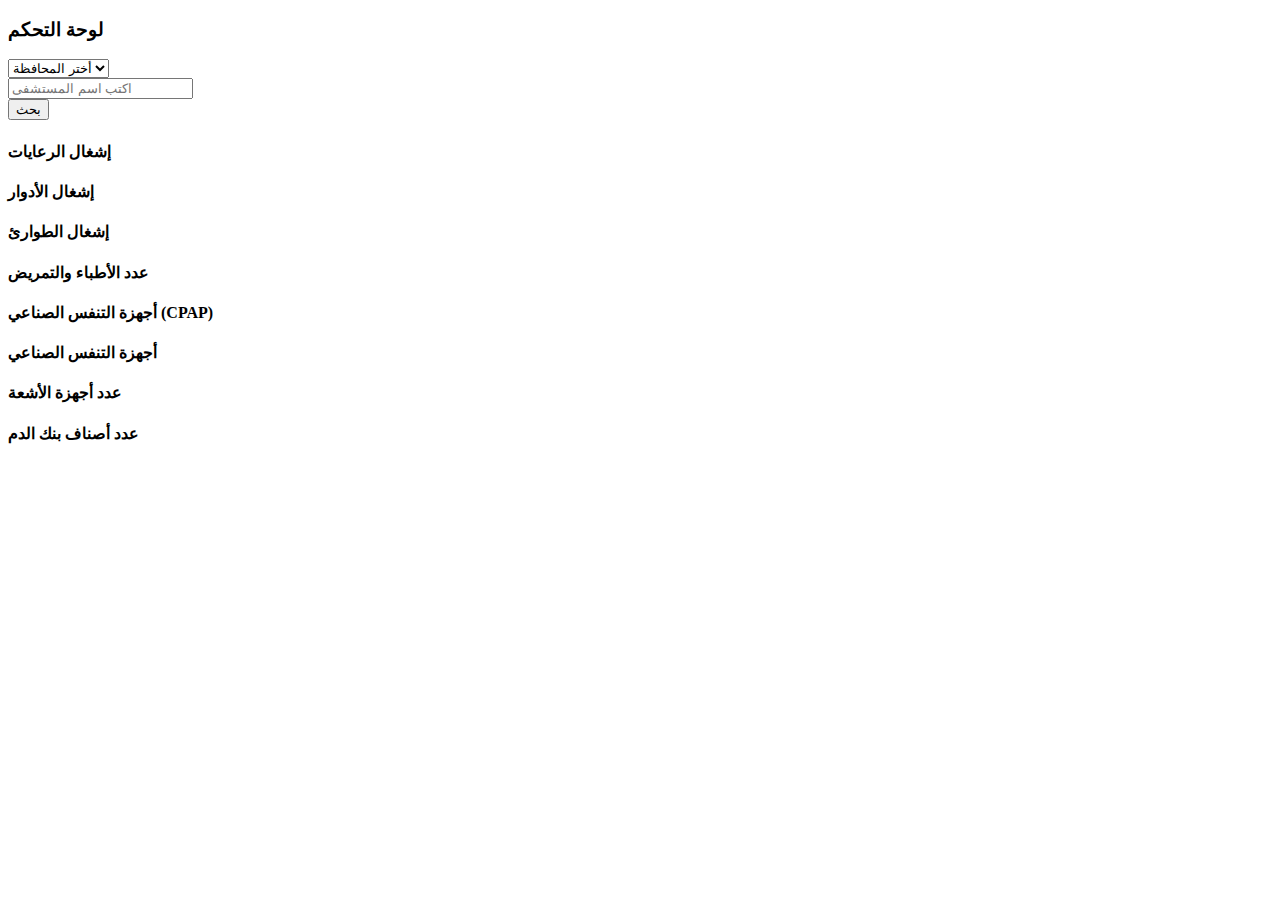
<file: overview.html>
<!DOCTYPE html>
<html lang="en">

<head>
  <meta charset="UTF-8">
  <meta name="viewport" content="width=device-width, initial-scale=1.0">
  <title>Document</title>
</head>

<body>
  <div id="operation  " class="operation show">
    <div class="filter-container">
      <div class="container-fluid">
        <div class="row">
          <div class="col-lg-12">
            <div class="filter">
              <h3>
                <a class="icon-aside" href="#"><i class="fa fa-align-left  fa-fw"></i></a>

                <span>لوحة التحكم</span>
              </h3>
              <form class="form-inline">
                <div class="form-group">
                  <select class="form-control">
                    <option>أختر المحافظة</option>
                    <option>القاهرة </option>
                    <option>الجيزة</option>
                    <option>الاسكندرية</option>
                    <option>بورسعيد</option>
                    <option>شمال سيناء</option>
                    <option>جنوب سيناء</option>
                    <option>الوادى الجديد</option>
                    <option>مرسى مطروح</option>
                  </select>
                </div>
                <div class="form-group">
                  <input type="text" class="form-control" placeholder="اكتب اسم المستشفى">
                </div>

                <button type="submit" class="btn btn-default">بحث</button>
              </form>
            </div>
          </div>

        </div>
      </div>
    </div>
    <div class="chart-continer">
      <div class="container-fluid">
        <div class="row">
          <div class="col-lg-4 col-12 p-5">
            <div class="box-charts">
              <h4 class="box-charts-tilte">إشغال الرعايات
              </h4>
              <div class="box-charts-body">
                <div id="AmbulancesChartDiv"></div>
              </div>
            </div>
          </div>
          <div class="col-lg-4 col-12 p-5">
            <div class="box-charts">
              <h4 class="box-charts-tilte">إشغال الأدوار
              </h4>
              <div class="box-charts-body">
                <div id="AmbulancesChartDiv7"></div>
              </div>
            </div>
          </div>
          <div class="col-lg-4 col-12 p-5">
            <div class="box-charts">
              <h4 class="box-charts-tilte">إشغال الطوارئ
              </h4>
              <div class="box-charts-body">
                <div id="AmbulancesChartDiv8"></div>
              </div>
            </div>
          </div>
        </div>
        <div class="row">
          <div class="col-lg-4 col-12 p-5">
            <div class="box-charts">
              <h4 class="box-charts-tilte">عدد الأطباء والتمريض
              </h4>
              <div class="box-charts-body">
                <div id="RequestsChartDiv"></div>
              </div>
            </div>
          </div>
          <div class="col-lg-4 col-12 p-5">
            <div class="box-charts">
              <h4 class="box-charts-tilte">أجهزة التنفس الصناعي (CPAP)
              </h4>
              <div class="box-charts-body">
                <div id="RequestsChartDivTwo"></div>
              </div>
            </div>
          </div>
          <div class="col-lg-4 col-12 p-5">
            <div class="box-charts">
              <h4 class="box-charts-tilte">أجهزة التنفس الصناعي
              </h4>
              <div class="box-charts-body">
                <div id="RequestsChartDivThree"></div>
              </div>
            </div>
          </div>
        </div>
        <div class="row">
          <div class="col-lg-4 col-12 p-5">
            <div class="box-charts">
              <h4 class="box-charts-tilte">عدد أجهزة الأشعة
              </h4>
              <div class="box-charts-body">
                <div id="ICUSchartdiv"></div>
              </div>
            </div>
          </div>
          <div class="col-lg-8 col-12 p-5">
            <div class="box-charts">
              <h4 class="box-charts-tilte">عدد أصناف بنك الدم
              </h4>
              <div class="box-charts-body">
                <div id="Typeschartdiv"></div>
              </div>
            </div>
          </div>
          <!-- <div class="col-lg-4 col-12 p-5">
          <div class="box-charts">
            <h4 class="box-charts-tilte">الأكثر طلبا                </h4>
            <div class="box-charts-body">
              <div id="TimeAveragechartdiv"></div>
            </div>
          </div>
        </div> -->

        </div>
      </div>
    </div>
  </div>
  <script>
    $('.catagory a').click(function () {
      $(this).addClass('active').parent().siblings().find("a").removeClass('active');
    });
  </script>
  <script>
    var array = [];
    var ICUArray = [];

    function LoadPage() {
      var GouvId = $("#GouvId").val();
      var FromDate = $("#FromDate").val();
      var ToDate = $("#ToDate").val();
      window.location = '/ar-eg/AmbulanceCommandCenter_/Ambulance_Requests_DashBord?GouvId=' + GouvId + '&FromDate=' + FromDate + '&ToDate=' + ToDate;
    }
  </script>
  <script>
    var o = { "country": 'بلازما AB-', "visits": 19 }
    array.push(o);
  </script>
  <script>
    var o = { "country": 'كيس دم A+', "visits": 17 }
    array.push(o);
  </script>
  <script>
    var o = { "country": 'كيس دم O-', "visits": 16 }
    array.push(o);
  </script>

  <script>
    var o = { "country": 'بلازما B+', "visits": 16 }
    array.push(o);
  </script>
  <script>
    var o = { "country": 'بلازما AB+', "visits": 14 }
    array.push(o);
  </script>
  <script>
    var o = { "country": 'كيس دم A-', "visits": 13 }
    array.push(o);
  </script>
  <script>
    var o = { "country": 'كيس دم O+', "visits": 11 }
    array.push(o);
  </script>
  <script>
    var o = { "country": 'بلازما B-', "visits": 11 }
    array.push(o);
  </script>
  <script>
    var o = { "country": 'كيس دم AB-', "visits": 10 }
    array.push(o);
  </script>
  <script>
    var o = { "country": 'بلازما A+', "visits": 10 }
    array.push(o);
  </script>
  <script>
    var o = { "country": 'بلازما O-', "visits": 10 }
    array.push(o);
  </script>
  <script>
    var o = { "country": 'بلازما O+', "visits": 9 }
    array.push(o);
  </script>
  <script>
    var o = { "country": 'بلازما A-', "visits": 7 }
    array.push(o);
  </script>
  <script>
    var o = { "country": 'صفائح', "visits": 7 }
    array.push(o);
  </script>


  <script>
    var o = { "network": 'أشعة سونار', "MAU": 2 }
    ICUArray.push(o);
  </script>
  <script>
    var o = { "network": 'أشعة مقطعية', "MAU": 3 }
    ICUArray.push(o);
  </script>
  <script>
    var o = { "network": 'أشعة سينية', "MAU": 5 }
    ICUArray.push(o);
  </script>
  <script>

  </script>
  <!---------------------------------Requests-------------------------->
  <script>
    am4core.useTheme(am4themes_animated);

    var chart1 = am4core.create("RequestsChartDiv", am4charts.PieChart);


    chart1.data = [{
      "country": "اطباء",
      "value": 5,

    }, {
      "country": "تمريض",
      "value": 7,
    }];

    chart1.responsive.enabled = true;
    chart1.innerRadius = am4core.percent(50);

    var series = chart1.series.push(new am4charts.PieSeries());
    series.dataFields.value = "value";
    series.dataFields.category = "country";

    series.slices.template.cornerRadius = 0;
    series.slices.template.innerCornerRadius = 0;
    series.alignLabels = false;
    series.labels.template.padding(0, 0, 0, 0);

    series.labels.template.bent = true;
    series.labels.template.radius = 4;

    series.ticks.template.disabled = true;
    series.alignLabels = false;
    series.labels.template.text = "{value.percent.formatNumber('#.0')}%";
    series.labels.template.radius = 4;
    series.labels.template.fill = am4core.color("white");



    series.slices.template.states.getKey("hover").properties.scale = 1.1;
    series.labels.template.states.create("hover").properties.fill = am4core.color("#000");

    series.slices.template.events.on("over", function (event) {
      event.target.dataItem.label.isHover = true;
    })

    series.slices.template.events.on("out", function (event) {
      event.target.dataItem.label.isHover = false;
    })
    var colorSet = new am4core.ColorSet();
    colorSet.list = [
      am4core.color("#fcb14f"),
      am4core.color("#11c193"),
      am4core.color("#ee3f5a"),

    ].map(function (color) {
      return new am4core.color(color);
    });
    series.colors = colorSet;
    series.ticks.template.disabled = true;
    series.tooltip.getFillFromObject = false;
    series.tooltip.label.propertyFields.fill = "color";
    series.tooltip.background.propertyFields.stroke = "color";
    // this creates initial animation
    series.hiddenState.properties.opacity = 1;
    series.hiddenState.properties.endAngle = -90;
    series.hiddenState.properties.startAngle = -90;
    ///////////////
    /////////////////////

    chart1.legend = new am4charts.Legend();
    chart1.legend.position = "right";
  </script>
  <script>
    am4core.useTheme(am4themes_animated);

    var chart1 = am4core.create("RequestsChartDivThree", am4charts.PieChart);


    chart1.data = [{
      "country": "الغير متاح",
      "value": 8,

    }, {
      "country": " المتاح",
      "value": 5,
    }];

    chart1.responsive.enabled = true;
    chart1.innerRadius = am4core.percent(50);

    var series = chart1.series.push(new am4charts.PieSeries());
    series.dataFields.value = "value";
    series.dataFields.category = "country";

    series.slices.template.cornerRadius = 0;
    series.slices.template.innerCornerRadius = 0;
    series.alignLabels = false;
    series.labels.template.padding(0, 0, 0, 0);

    series.labels.template.bent = true;
    series.labels.template.radius = 4;

    series.ticks.template.disabled = true;
    series.alignLabels = false;
    series.labels.template.text = "{value.percent.formatNumber('#.0')}%";
    series.labels.template.radius = 4;
    series.labels.template.fill = am4core.color("white");



    series.slices.template.states.getKey("hover").properties.scale = 1.1;
    series.labels.template.states.create("hover").properties.fill = am4core.color("#000");

    series.slices.template.events.on("over", function (event) {
      event.target.dataItem.label.isHover = true;
    })

    series.slices.template.events.on("out", function (event) {
      event.target.dataItem.label.isHover = false;
    })
    var colorSet = new am4core.ColorSet();
    colorSet.list = [
      am4core.color("#fcb14f"),
      am4core.color("#11c193"),
      am4core.color("#ee3f5a"),

    ].map(function (color) {
      return new am4core.color(color);
    });
    series.colors = colorSet;
    series.ticks.template.disabled = true;
    series.tooltip.getFillFromObject = false;
    series.tooltip.label.propertyFields.fill = "color";
    series.tooltip.background.propertyFields.stroke = "color";
    // this creates initial animation
    series.hiddenState.properties.opacity = 1;
    series.hiddenState.properties.endAngle = -90;
    series.hiddenState.properties.startAngle = -90;
    ///////////////
    /////////////////////

    chart1.legend = new am4charts.Legend();
    chart1.legend.position = "right";
  </script>
  <script>
    am4core.useTheme(am4themes_animated);

    var chart1 = am4core.create("RequestsChartDivTwo", am4charts.PieChart);


    chart1.data = [{
      "country": "الغير متاح ",
      "value": 3,

    }, {
      "country": " المتاح",
      "value": 8,
    }];

    chart1.responsive.enabled = true;
    chart1.innerRadius = am4core.percent(50);

    var series = chart1.series.push(new am4charts.PieSeries());
    series.dataFields.value = "value";
    series.dataFields.category = "country";

    series.slices.template.cornerRadius = 0;
    series.slices.template.innerCornerRadius = 0;
    series.alignLabels = false;
    series.labels.template.padding(0, 0, 0, 0);

    series.labels.template.bent = true;
    series.labels.template.radius = 4;

    series.ticks.template.disabled = true;
    series.alignLabels = false;
    series.labels.template.text = "{value.percent.formatNumber('#.0')}%";
    series.labels.template.radius = 4;
    series.labels.template.fill = am4core.color("white");



    series.slices.template.states.getKey("hover").properties.scale = 1.1;
    series.labels.template.states.create("hover").properties.fill = am4core.color("#000");

    series.slices.template.events.on("over", function (event) {
      event.target.dataItem.label.isHover = true;
    })

    series.slices.template.events.on("out", function (event) {
      event.target.dataItem.label.isHover = false;
    })
    var colorSet = new am4core.ColorSet();
    colorSet.list = [
      am4core.color("#fcb14f"),
      am4core.color("#11c193"),
      am4core.color("#ee3f5a"),

    ].map(function (color) {
      return new am4core.color(color);
    });
    series.colors = colorSet;
    series.ticks.template.disabled = true;
    series.tooltip.getFillFromObject = false;
    series.tooltip.label.propertyFields.fill = "color";
    series.tooltip.background.propertyFields.stroke = "color";
    // this creates initial animation
    series.hiddenState.properties.opacity = 1;
    series.hiddenState.properties.endAngle = -90;
    series.hiddenState.properties.startAngle = -90;
    ///////////////
    /////////////////////

    chart1.legend = new am4charts.Legend();
    chart1.legend.position = "right";
  </script>

  <!---------------------------------Types---------------------->
  <script>
    am4core.ready(function () {

      // Themes begin
      am4core.useTheme(am4themes_animated);
      // Themes end

      var chart = am4core.create("Typeschartdiv", am4charts.XYChart);
      chart.hiddenState.properties.opacity = 0; // this creates initial fade-in

      chart.data = array;

      chart.colors.list = [
        am4core.color("#59bcfb"),
        am4core.color("#1cd1a1"),
        am4core.color("#ee3f5a"),
        am4core.color("#fcb14f"),
        am4core.color("#3939cb"),
        am4core.color("#05bed9"),
        am4core.color("#fcb14f"),

      ];
      var categoryAxis = chart.xAxes.push(new am4charts.CategoryAxis());
      categoryAxis.renderer.grid.template.location = 0;
      categoryAxis.dataFields.category = "country";
      categoryAxis.renderer.minGridDistance = 40;
      categoryAxis.fontSize = 11;
      categoryAxis.renderer.labels.template.dy = 5;






      var valueAxis = chart.yAxes.push(new am4charts.ValueAxis());
      valueAxis.min = 0;
      valueAxis.renderer.minGridDistance = 30;
      valueAxis.renderer.baseGrid.disabled = true;


      var series = chart.series.push(new am4charts.ColumnSeries());
      series.dataFields.categoryX = "country";
      series.dataFields.valueY = "visits";


      series.tooltip.getFillFromObject = false;
      series.tooltip.label.propertyFields.fill = "#fcb14f";
      series.tooltip.background.propertyFields.stroke = "#fcb14f";



      series.columns.template.tooltipText = "{valueY.value}";

      series.columns.template.tooltipY = 0;
      series.columns.template.strokeOpacity = 0;
      series.columns.template.width = am4core.percent(25);
      series.columns.template.column.cornerRadiusBottomRight = 20;
      series.columns.template.column.cornerRadiusTopRight = 20;
      series.columns.template.column.cornerRadiusBottomLeft = 20;
      series.columns.template.column.cornerRadiusTopLeft = 20;
      // as by default columns of the same series are of the same color, we add adapter which takes colors from chart.colors color set
      series.columns.template.adapter.add("fill", function (fill, target) {
        return chart.colors.getIndex(target.dataItem.index);
      });

    }); // end am4core.ready()
  </script>





  <!--------------------------------Ambulances------------------------->

  <script>
    am4core.useTheme(am4themes_animated);

    var chart4 = am4core.create("AmbulancesChartDiv", am4charts.PieChart);


    chart4.data = [{
      "country": "الغير متاح",
      "value": 18,

    }, {
      "country": " المتاح",
      "value": 157,
    }];

    chart4.responsive.enabled = true;
    chart4.innerRadius = am4core.percent(50);

    var series = chart4.series.push(new am4charts.PieSeries());
    series.dataFields.value = "value";
    series.dataFields.category = "country";

    series.slices.template.cornerRadius = 0;
    series.slices.template.innerCornerRadius = 0;
    series.alignLabels = false;
    series.labels.template.padding(0, 0, 0, 0);

    series.labels.template.bent = true;
    series.labels.template.radius = 4;

    series.slices.template.states.getKey("hover").properties.scale = 1.1;
    series.labels.template.states.create("hover").properties.fill = am4core.color("#000");
    series.tooltip.getFillFromObject = false;
    series.tooltip.label.propertyFields.fill = "color";
    series.tooltip.background.propertyFields.stroke = "color";

    series.ticks.template.disabled = true;
    series.alignLabels = false;
    series.labels.template.text = "{value.percent.formatNumber('#.0')}%";
    series.labels.template.radius = 4;
    series.labels.template.fill = am4core.color("white");



    series.slices.template.events.on("over", function (event) {
      event.target.dataItem.label.isHover = true;
    })

    series.slices.template.events.on("out", function (event) {
      event.target.dataItem.label.isHover = false;
    })
    var colorSet = new am4core.ColorSet();


    colorSet.list = [
      am4core.color("#59bcfb"),

      //am4core.color("#ee3f5a"),
      //am4core.color("#fcb14f"),
      am4core.color("#3939cb"),
      //am4core.color("#05bed9"),
      // am4core.color("#fcb14f"),

    ].map(function (color) {
      return new am4core.color(color);
    });
    series.colors = colorSet;
    series.ticks.template.disabled = true;

    // this creates initial animation
    series.hiddenState.properties.opacity = 1;
    series.hiddenState.properties.endAngle = -90;
    series.hiddenState.properties.startAngle = -90;
    ///////////////
    /////////////////////

    chart4.legend = new am4charts.Legend();
    chart4.legend.position = "right";
  </script>
  <script>
    am4core.useTheme(am4themes_animated);

    var chart4 = am4core.create("AmbulancesChartDiv8", am4charts.PieChart);


    chart4.data = [{
      "country": "الغير متاح",
      "value": 50,

    }, {
      "country": "  المتاح",
      "value": 150,
    }];

    chart4.responsive.enabled = true;
    chart4.innerRadius = am4core.percent(50);

    var series = chart4.series.push(new am4charts.PieSeries());
    series.dataFields.value = "value";
    series.dataFields.category = "country";

    series.slices.template.cornerRadius = 0;
    series.slices.template.innerCornerRadius = 0;
    series.alignLabels = false;
    series.labels.template.padding(0, 0, 0, 0);

    series.labels.template.bent = true;
    series.labels.template.radius = 4;

    series.slices.template.states.getKey("hover").properties.scale = 1.1;
    series.labels.template.states.create("hover").properties.fill = am4core.color("#000");
    series.tooltip.getFillFromObject = false;
    series.tooltip.label.propertyFields.fill = "color";
    series.tooltip.background.propertyFields.stroke = "color";

    series.ticks.template.disabled = true;
    series.alignLabels = false;
    series.labels.template.text = "{value.percent.formatNumber('#.0')}%";
    series.labels.template.radius = 4;
    series.labels.template.fill = am4core.color("white");



    series.slices.template.events.on("over", function (event) {
      event.target.dataItem.label.isHover = true;
    })

    series.slices.template.events.on("out", function (event) {
      event.target.dataItem.label.isHover = false;
    })
    var colorSet = new am4core.ColorSet();


    colorSet.list = [
      am4core.color("#59bcfb"),

      //am4core.color("#ee3f5a"),
      //am4core.color("#fcb14f"),
      am4core.color("#3939cb"),
      //am4core.color("#05bed9"),
      // am4core.color("#fcb14f"),

    ].map(function (color) {
      return new am4core.color(color);
    });
    series.colors = colorSet;
    series.ticks.template.disabled = true;

    // this creates initial animation
    series.hiddenState.properties.opacity = 1;
    series.hiddenState.properties.endAngle = -90;
    series.hiddenState.properties.startAngle = -90;
    ///////////////
    /////////////////////

    chart4.legend = new am4charts.Legend();
    chart4.legend.position = "right";
  </script>
  <script>
    am4core.useTheme(am4themes_animated);

    var chart4 = am4core.create("AmbulancesChartDiv7", am4charts.PieChart);


    chart4.data = [{
      "country": " الغير متاح",
      "value": 60,

    }, {
      "country": " المتاح",
      "value": 70,
    }];

    chart4.responsive.enabled = true;
    chart4.innerRadius = am4core.percent(50);

    var series = chart4.series.push(new am4charts.PieSeries());
    series.dataFields.value = "value";
    series.dataFields.category = "country";

    series.slices.template.cornerRadius = 0;
    series.slices.template.innerCornerRadius = 0;
    series.alignLabels = false;
    series.labels.template.padding(0, 0, 0, 0);

    series.labels.template.bent = true;
    series.labels.template.radius = 4;

    series.slices.template.states.getKey("hover").properties.scale = 1.1;
    series.labels.template.states.create("hover").properties.fill = am4core.color("#000");
    series.tooltip.getFillFromObject = false;
    series.tooltip.label.propertyFields.fill = "color";
    series.tooltip.background.propertyFields.stroke = "color";

    series.ticks.template.disabled = true;
    series.alignLabels = false;
    series.labels.template.text = "{value.percent.formatNumber('#.0')}%";
    series.labels.template.radius = 4;
    series.labels.template.fill = am4core.color("white");



    series.slices.template.events.on("over", function (event) {
      event.target.dataItem.label.isHover = true;
    })

    series.slices.template.events.on("out", function (event) {
      event.target.dataItem.label.isHover = false;
    })
    var colorSet = new am4core.ColorSet();


    colorSet.list = [
      am4core.color("#59bcfb"),

      //am4core.color("#ee3f5a"),
      //am4core.color("#fcb14f"),
      am4core.color("#3939cb"),
      //am4core.color("#05bed9"),
      // am4core.color("#fcb14f"),

    ].map(function (color) {
      return new am4core.color(color);
    });
    series.colors = colorSet;
    series.ticks.template.disabled = true;

    // this creates initial animation
    series.hiddenState.properties.opacity = 1;
    series.hiddenState.properties.endAngle = -90;
    series.hiddenState.properties.startAngle = -90;
    ///////////////
    /////////////////////

    chart4.legend = new am4charts.Legend();
    chart4.legend.position = "right";
  </script>

  <!-----------------------------------ICUS------------------------->
  <script>
    am4core.ready(function () {

      // Themes begin
      am4core.useTheme(am4themes_animated);
      // Themes end

      var chart = am4core.create("ICUSchartdiv", am4charts.XYChart);

      chart.colors.list = [
        am4core.color("#59bcfb"),
        am4core.color("#1cd1a1"),
        am4core.color("#ee3f5a"),
        am4core.color("#fcb14f"),
        am4core.color("#3939cb"),
        am4core.color("#05bed9"),
        am4core.color("#fcb14f"),

      ];
      chart.padding(0, 0, 0, 0);

      var categoryAxis = chart.yAxes.push(new am4charts.CategoryAxis());
      categoryAxis.renderer.grid.template.location = 0;
      categoryAxis.dataFields.category = "network";
      categoryAxis.renderer.minGridDistance = 2;
      categoryAxis.renderer.inversed = true;
      categoryAxis.renderer.grid.template.disabled = true;

      var valueAxis = chart.xAxes.push(new am4charts.ValueAxis());
      valueAxis.min = 0;

      var series = chart.series.push(new am4charts.ColumnSeries());
      series.dataFields.categoryY = "network";
      series.dataFields.valueX = "MAU";
      series.tooltipText = "{valueX.value}"
      series.columns.template.strokeOpacity = 0;
      series.columns.template.column.cornerRadiusBottomRight = 20;
      series.columns.template.column.cornerRadiusTopRight = 20;

      var labelBullet = series.bullets.push(new am4charts.LabelBullet())
      labelBullet.label.horizontalCenter = "left";
      labelBullet.label.dx = 10;
      labelBullet.label.text = "{values.valueX.workingValue}";
      labelBullet.label.fill = am4core.color("#fff");

      labelBullet.locationX = 1;

      // as by default columns of the same series are of the same color, we add adapter which takes colors from chart.colors color set
      series.columns.template.adapter.add("fill", function (fill, target) {
        return chart.colors.getIndex(target.dataItem.index);
      });

      categoryAxis.sortBySeries = series;
      chart.data = ICUArray;



    }); // end am4core.ready()
  </script>
</body>

</html>
</file>
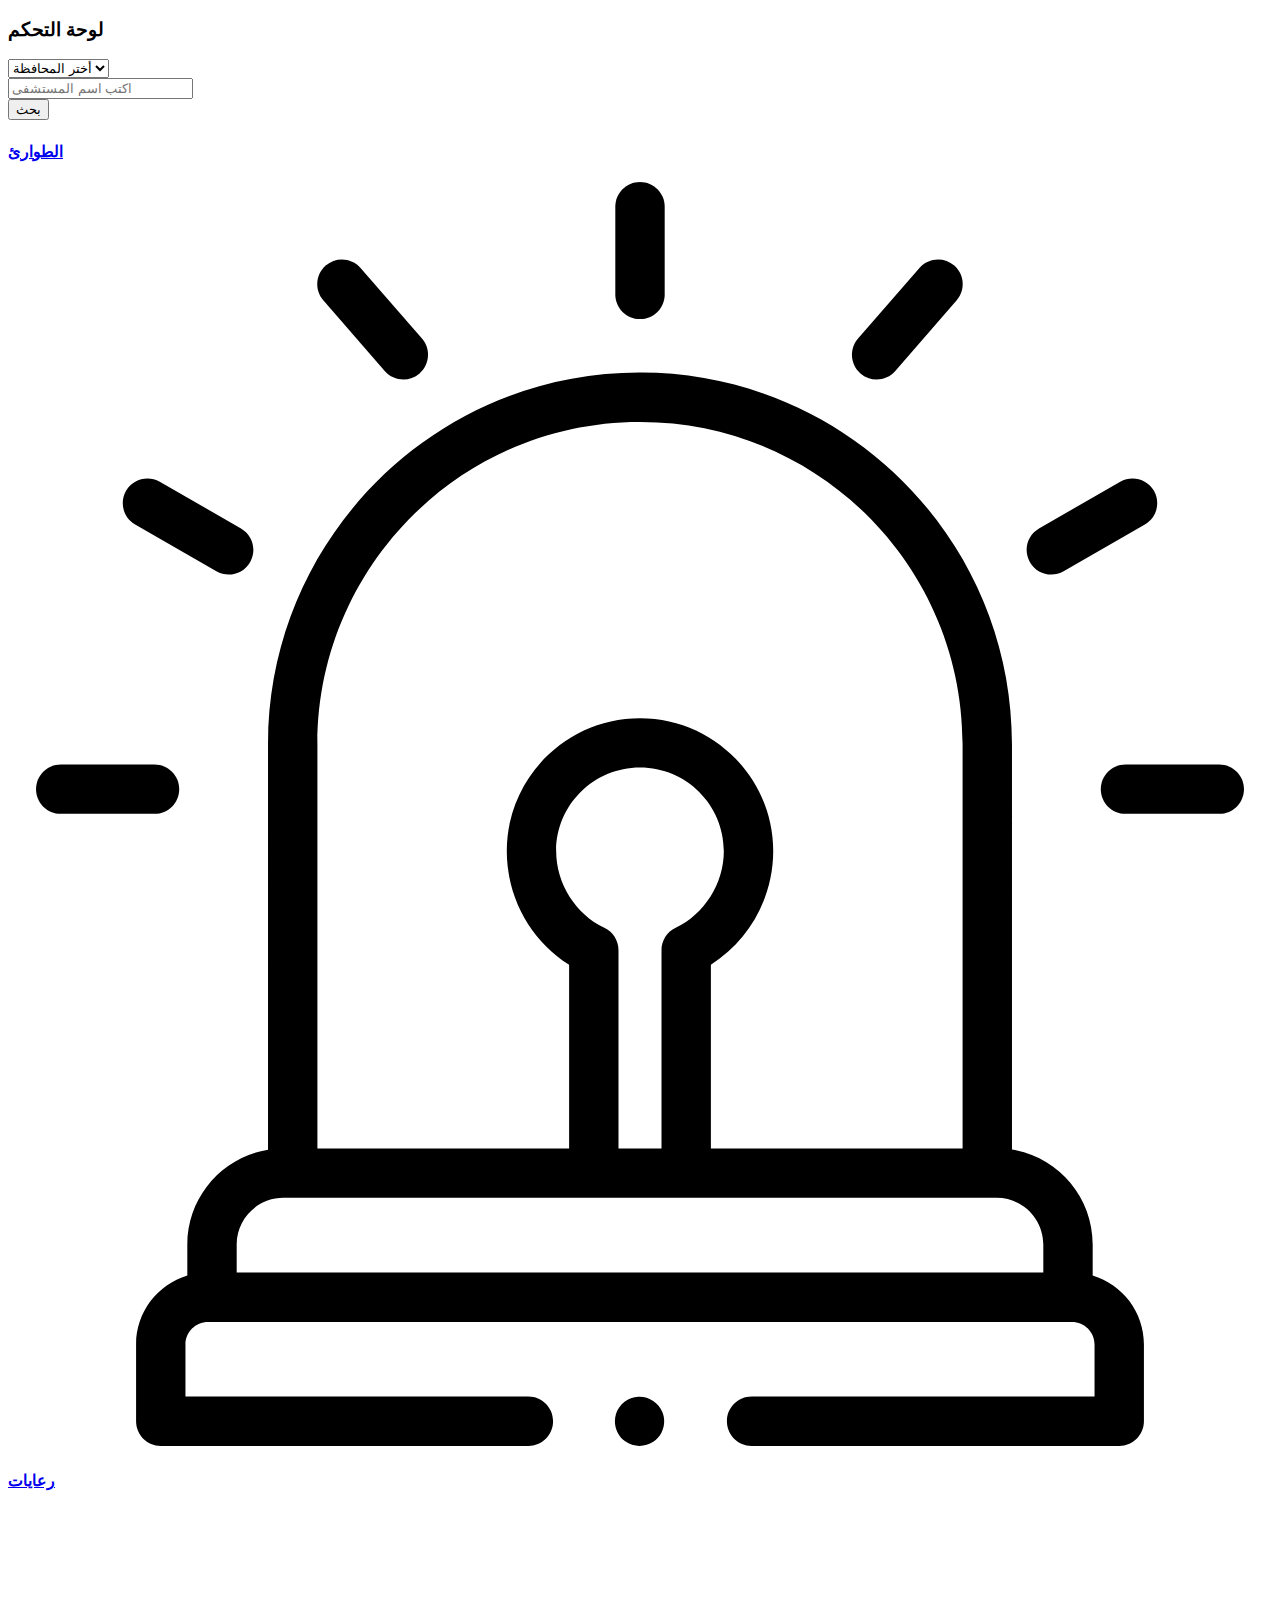
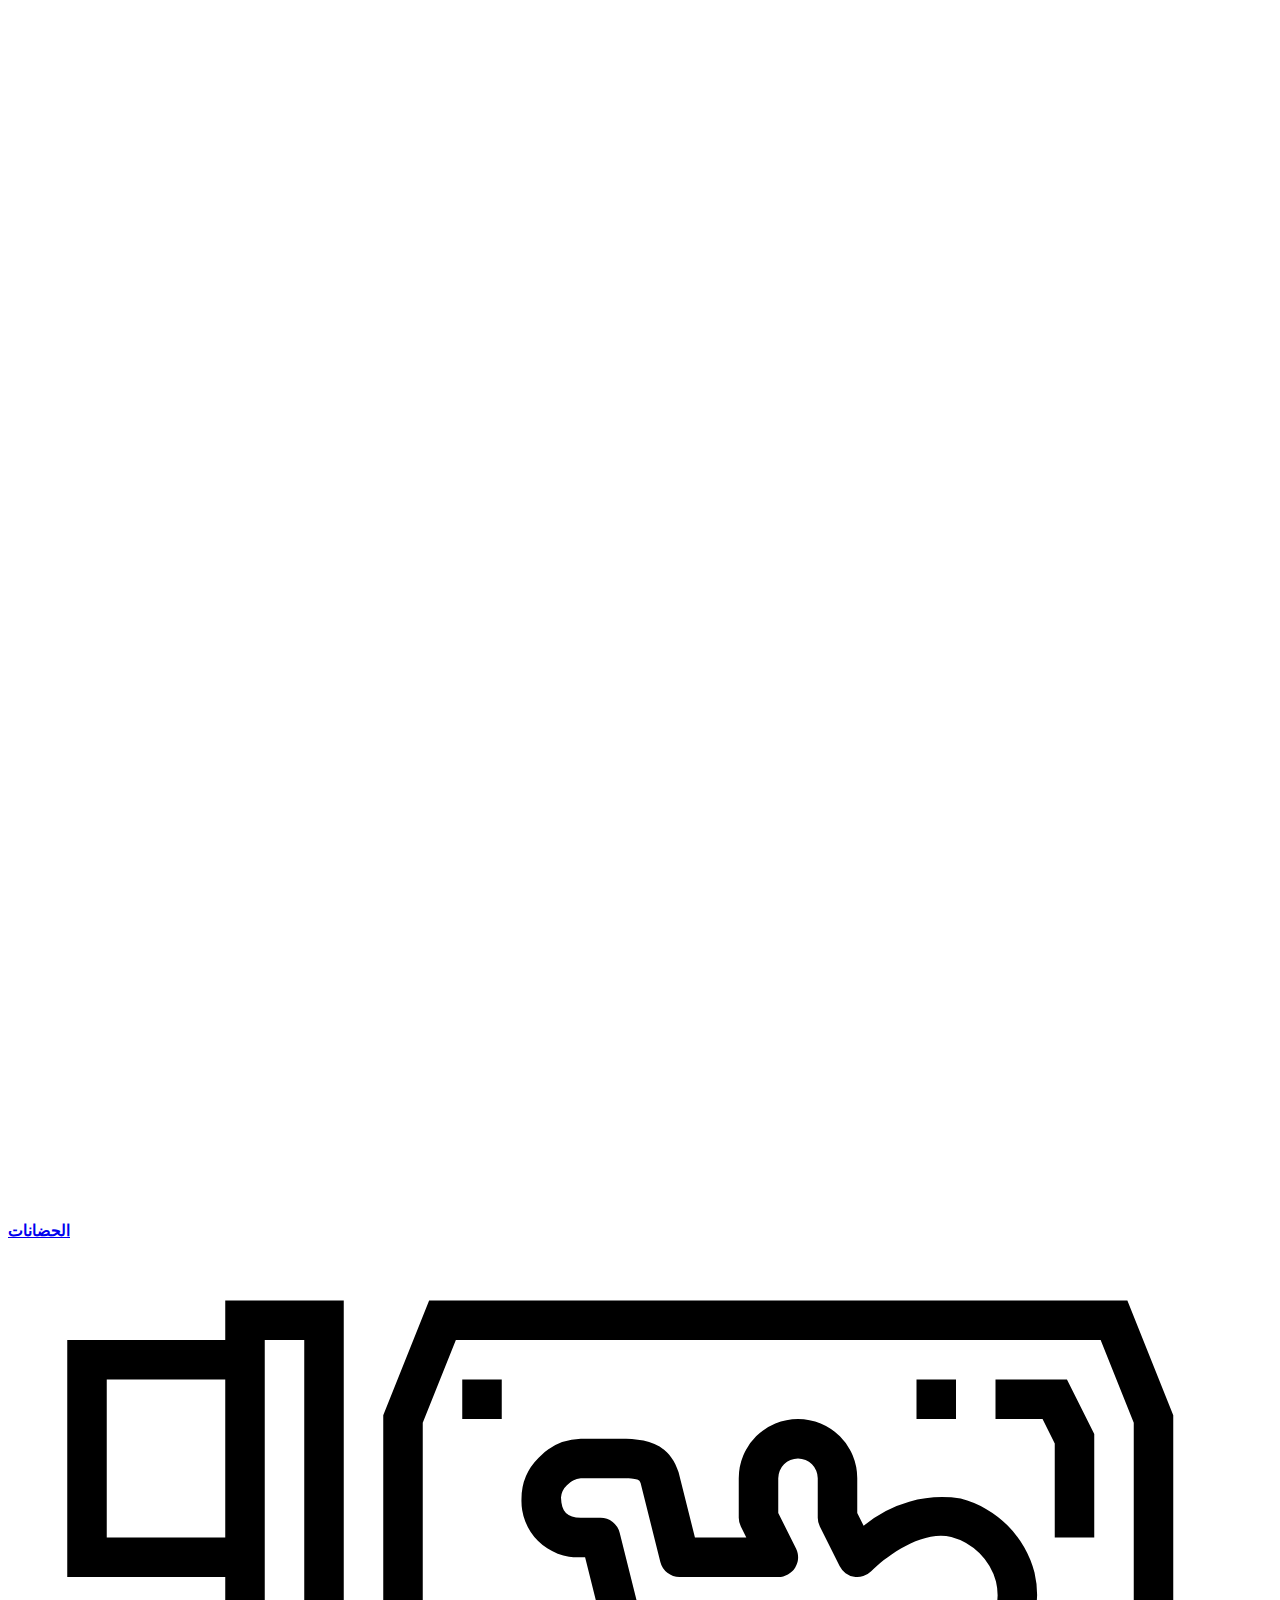
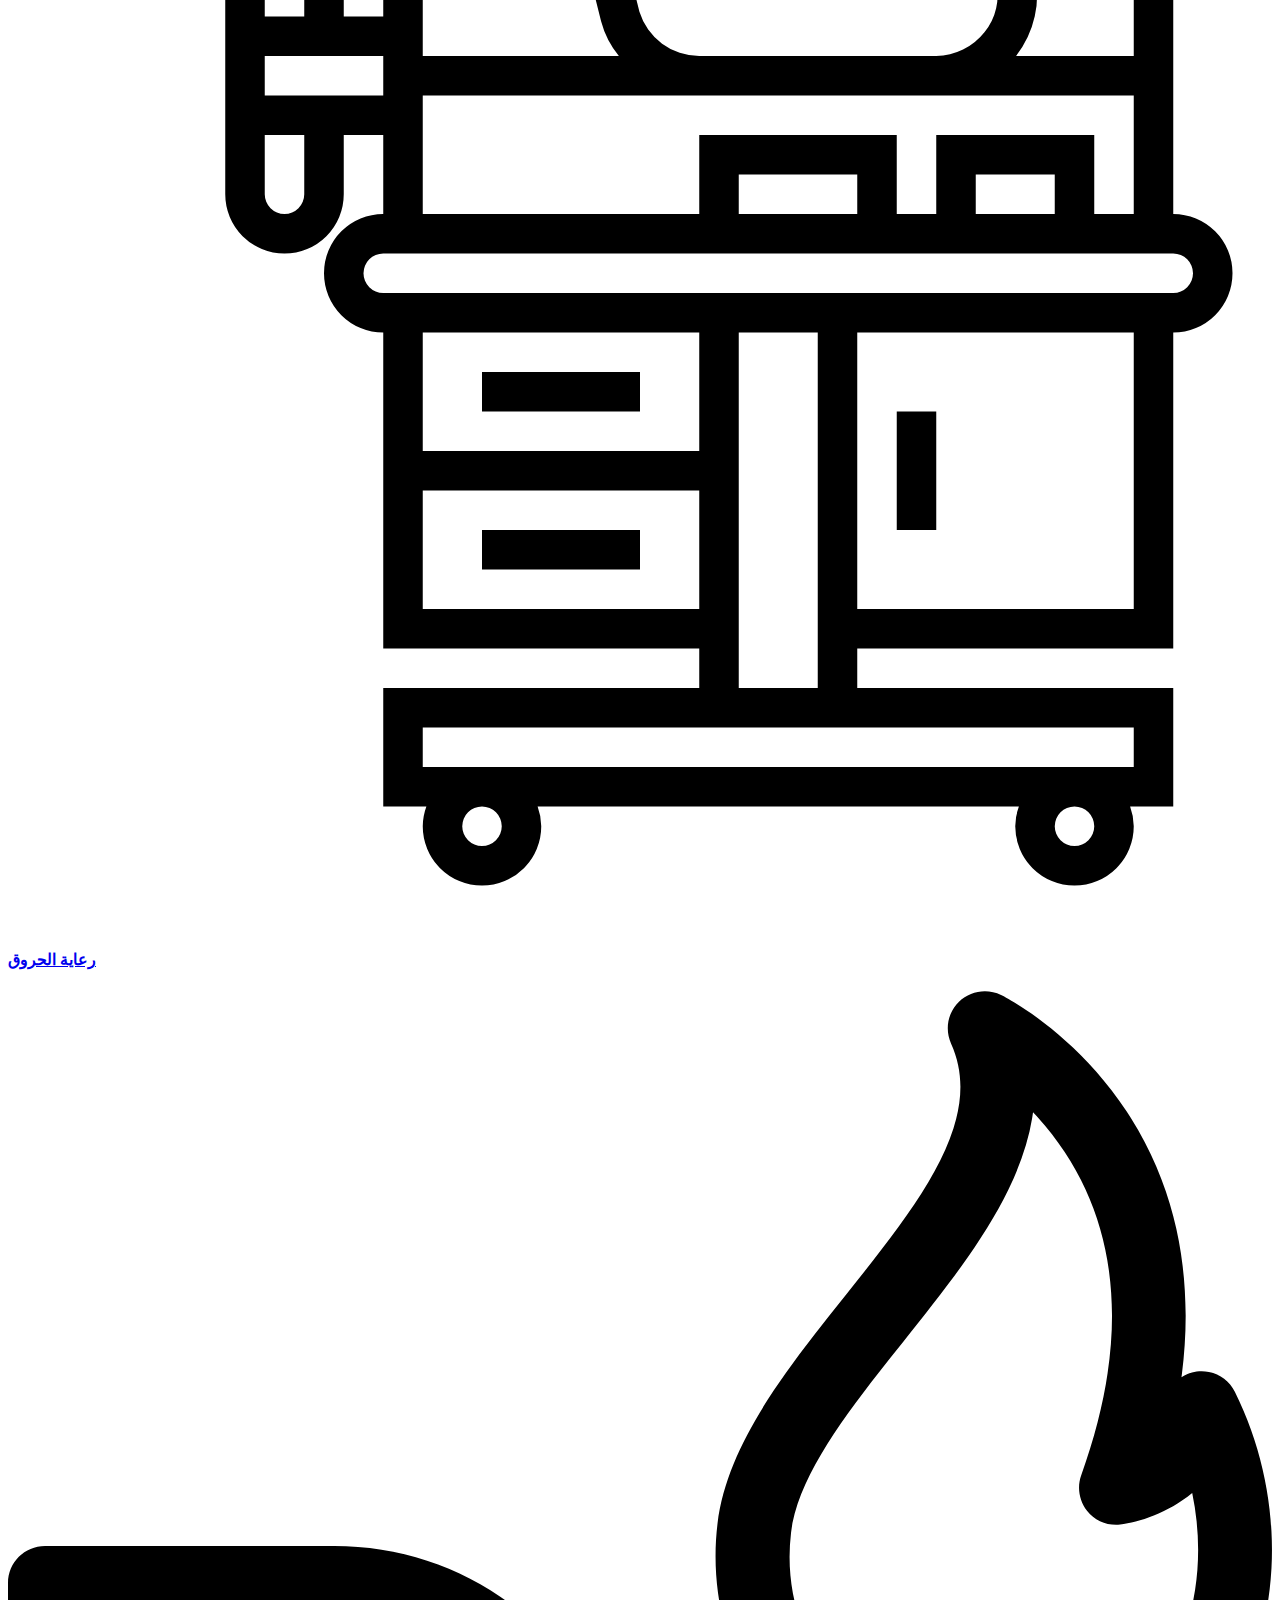
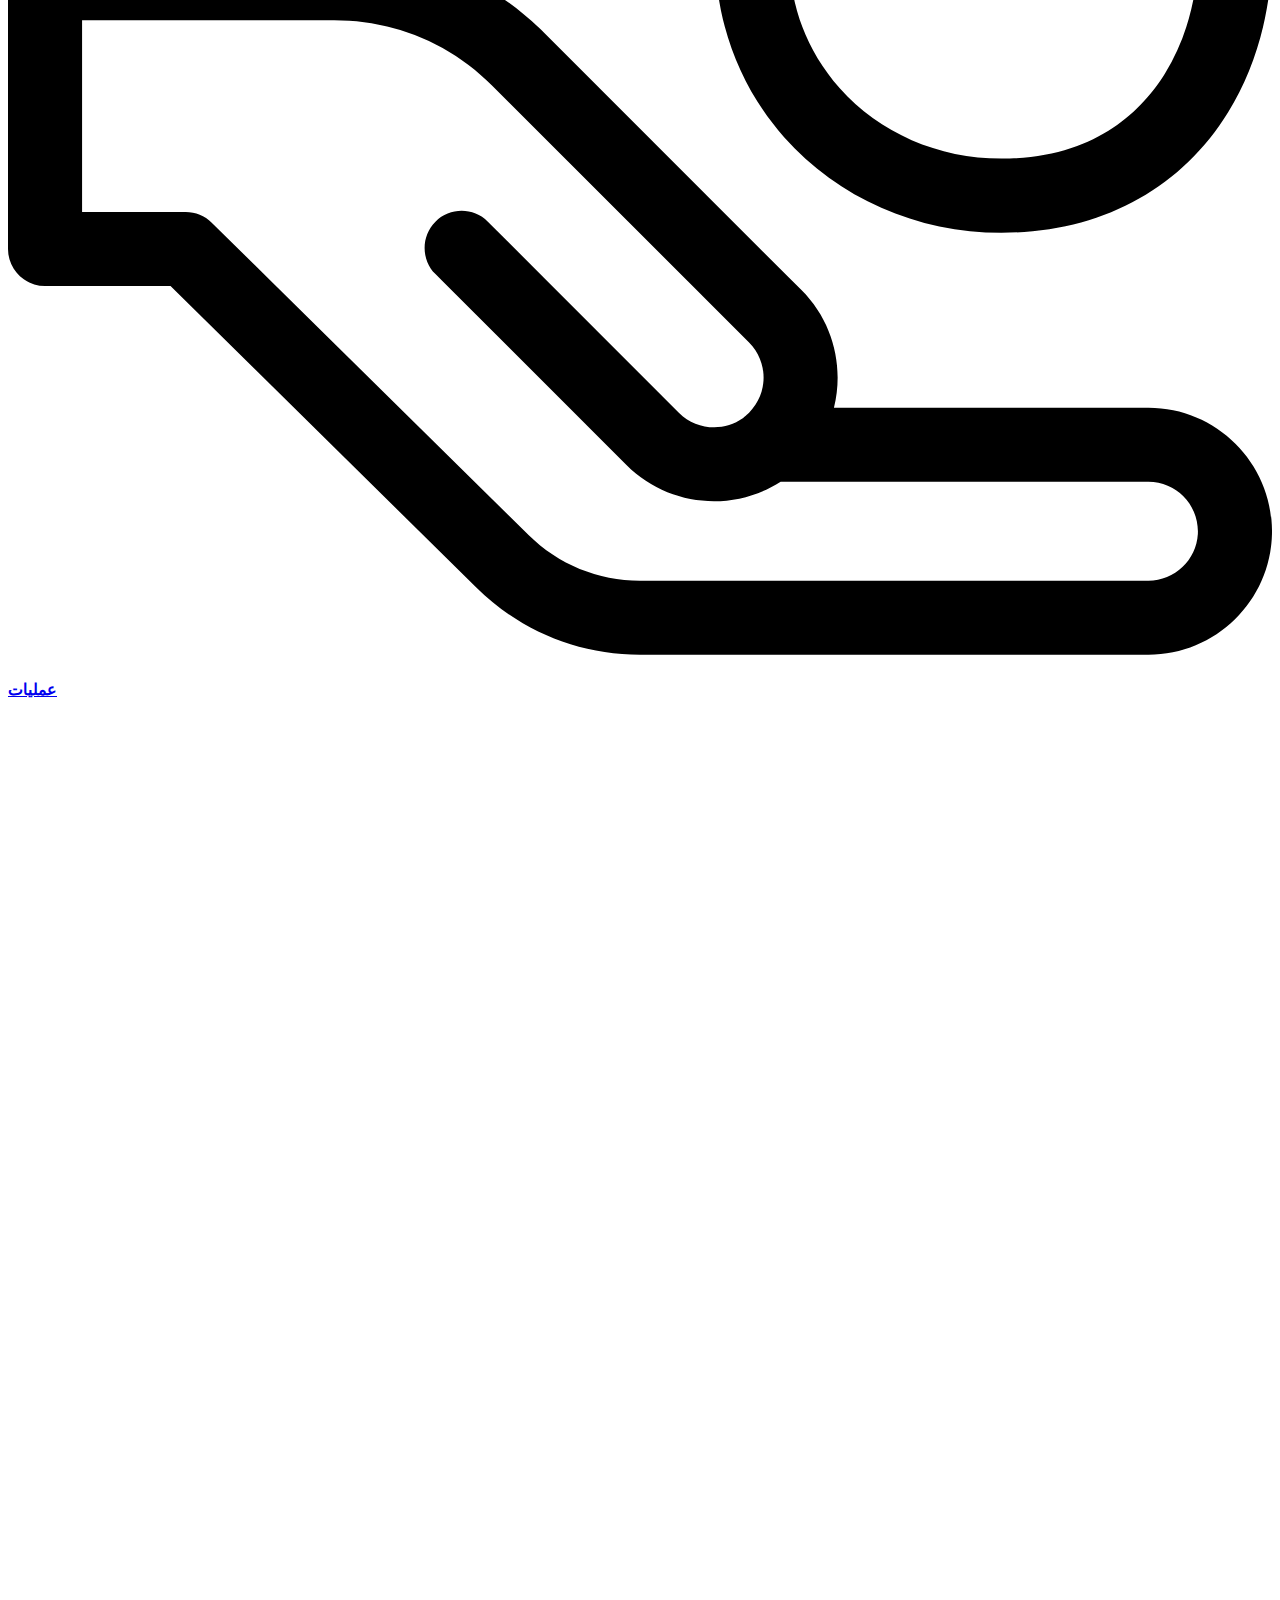
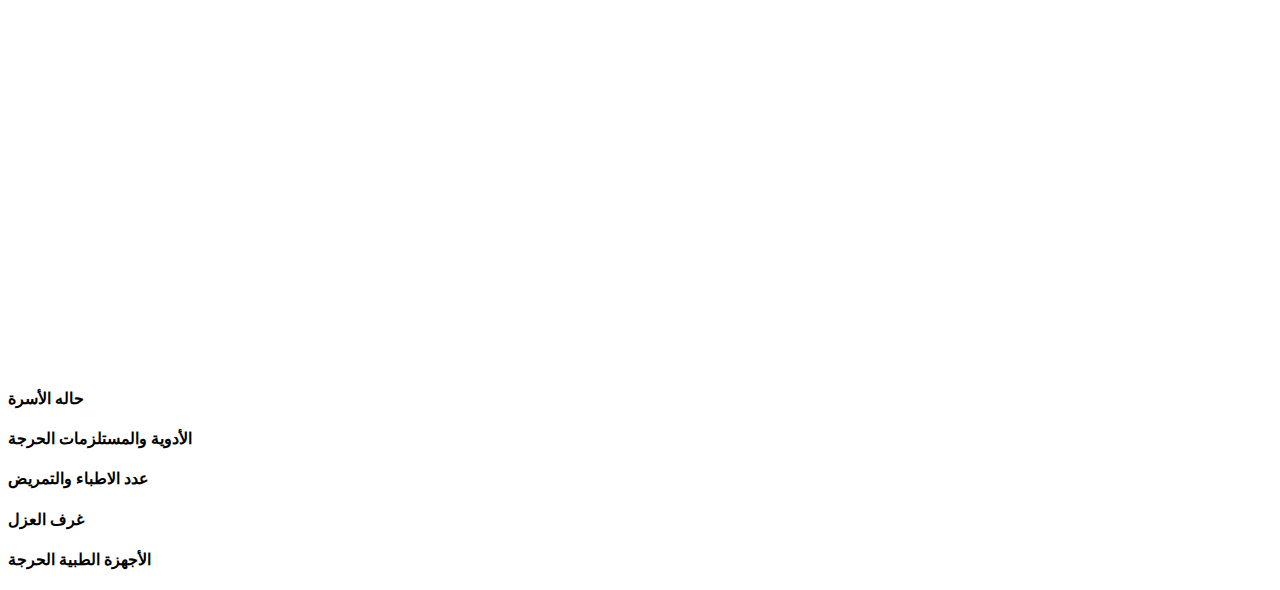
<file: resources.html>
<!DOCTYPE html>
<html lang="en">
<head>
  <meta charset="UTF-8">
  <meta name="viewport" content="width=device-width, initial-scale=1.0">
  <title>Document</title>
</head>
<body>
  <div id="operation  " class="operation show">
    <div class="filter-container">
      <div class="container-fluid">
        <div class="row">
          <div class="col-lg-12">
              <div class="filter">
                <h3>
                  <a class="icon-aside" href="#"><i class="fa fa-align-left  fa-fw" ></i></a>
                  
                  <span>لوحة التحكم</span>
                </h3>
                <form class="form-inline">
                  <div class="form-group">
                    <select class="form-control">
                      <option>أختر المحافظة</option>
                      <option>القاهرة </option>
                      <option>الجيزة</option>
                      <option>الاسكندرية</option>
                      <option>بورسعيد</option>
                      <option>شمال سيناء</option>
                      <option>جنوب سيناء</option>
                      <option>الوادى الجديد</option>
                      <option>مرسى مطروح</option>
                    </select>
                  </div>
                  <div class="form-group">
                    <input type="text" class="form-control"  placeholder="اكتب اسم المستشفى">
                  </div>
                  
                  <button type="submit" class="btn btn-default">بحث</button>
                </form>
              </div>
          </div>
          
          </div>
      </div>
    </div>
    <div class="box-catagory">
      <div class="container-fluid">  
      <div class="row catagory">
        
          <div class="col-lg-25 col-md-3 col-sm-3 col-12 p-5">
            <a href="#" id="Emergency" class="active">
              <div class="card info-bg ">
              <div class="card-body">
                <h4 class="card-title">الطوارئ</h4>
              </div>
              <div class="card-img">
                <svg id="Capa_1" enable-background="new 0 0 512 512"  viewBox="0 0 512 512"  xmlns="http://www.w3.org/2000/svg"><g><g><g><path d="m256 55.539c5.523 0 10-4.478 10-10v-35.539c0-5.523-4.477-10-10-10s-10 4.477-10 10v35.539c0 5.523 4.477 10 10 10z"/><path d="m345.302 77.533c1.894 1.646 4.23 2.453 6.557 2.453 2.794 0 5.574-1.165 7.551-3.438l24.88-28.618c3.624-4.168 3.182-10.484-.986-14.108s-10.483-3.182-14.108.985l-24.88 28.618c-3.623 4.168-3.182 10.484.986 14.108z"/><path d="m422.621 159.005c1.692 0 3.407-.431 4.979-1.335l32.9-18.935c4.787-2.755 6.434-8.868 3.679-13.655-2.754-4.786-8.867-6.433-13.655-3.679l-32.9 18.935c-4.787 2.755-6.434 8.868-3.679 13.655 1.85 3.215 5.215 5.014 8.676 5.014z"/><path d="m490.639 235.933h-37.989c-5.523 0-10 4.478-10 10s4.477 10 10 10h37.989c5.523 0 10-4.478 10-10 0-5.523-4.477-10-10-10z"/><path d="m152.59 76.548c1.978 2.274 4.757 3.438 7.551 3.438 2.326 0 4.663-.808 6.557-2.453 4.168-3.624 4.609-9.94.986-14.108l-24.881-28.618c-3.624-4.168-9.94-4.607-14.108-.985-4.168 3.624-4.609 9.94-.986 14.108z"/><path d="m51.501 138.735 32.9 18.935c1.572.905 3.287 1.335 4.979 1.335 3.46 0 6.826-1.799 8.676-5.014 2.755-4.787 1.108-10.9-3.679-13.655l-32.9-18.935c-4.788-2.757-10.901-1.109-13.655 3.679-2.755 4.787-1.108 10.9 3.679 13.655z"/><path d="m69.35 245.933c0-5.522-4.477-10-10-10h-37.99c-5.523 0-10 4.478-10 10s4.477 10 10 10h37.99c5.523 0 10-4.478 10-10z"/><path d="m439.367 442.955v-12.588c0-19.342-14.183-35.432-32.695-38.418v-164.304c0-82.959-67.492-150.451-150.451-150.451h-.441c-82.959 0-150.451 67.492-150.451 150.451v164.305c-18.512 2.986-32.695 19.076-32.695 38.418v12.588c-11.992 3.608-20.752 14.752-20.752 27.903v31.141c0 5.522 4.477 10 10 10h148.912c5.523 0 10-4.478 10-10s-4.477-10-10-10h-138.912v-21.142c0-5.035 4.097-9.132 9.132-9.132h349.973c5.036 0 9.132 4.097 9.132 9.132v21.142h-138.913c-5.523 0-10 4.478-10 10s4.477 10 10 10h148.913c5.523 0 10-4.478 10-10v-31.142c0-13.151-8.761-24.295-20.752-27.903zm-314.038-215.31c0-71.931 58.52-130.451 130.451-130.451h.441c71.931 0 130.451 58.521 130.451 130.451v163.808h-101.959v-74.381c15.52-9.802 25.246-27.228 25.246-46.036 0-29.677-24.206-53.821-53.959-53.821s-53.959 24.145-53.959 53.821c0 18.808 9.727 36.234 25.246 46.036v74.381h-101.958zm116.21 74.474c-11.663-5.48-19.498-17.971-19.498-31.084 0-18.649 15.234-33.821 33.959-33.821s33.959 15.172 33.959 33.821c0 13.113-7.836 25.604-19.498 31.084-3.508 1.647-5.748 5.175-5.748 9.051v80.282h-17.426v-80.282c0-3.876-2.239-7.403-5.748-9.051zm-129.991 109.333h288.904c10.43 0 18.915 8.485 18.915 18.915v11.359h-326.733v-11.359c0-10.429 8.484-18.915 18.914-18.915z"/><path d="m265.05 498.18c-1.583-3.865-5.559-6.369-9.726-6.161-4.119.205-7.761 3.003-9.024 6.926-1.312 4.075.204 8.698 3.699 11.181 3.373 2.396 7.921 2.461 11.371.185 3.924-2.59 5.485-7.803 3.68-12.131z"/></g></g></g></svg>

                
              </div>
            </div>
            </a>
          </div>
          <div class="col-lg-25 col-md-3 col-sm-3 col-12 p-5">
            <a href="#">
              <div class="card primary-bg">
              <div class="card-body">
                <h4 class="card-title">رعايات</h4>
              </div>
              <div class="card-img">
                <svg xmlns="http://www.w3.org/2000/svg"  viewBox="0 0 45 45.712">
                  <g id="Group_183" data-name="Group 183" transform="translate(-60 -295.057)">
                    <g id="XMLID_1453_" transform="translate(60 295.057)">
                      <path id="XMLID_1476_" d="M103.5,158.337a.519.519,0,0,0,.519-.519v-18.7a3.117,3.117,0,0,0-6.233,0v6.753H94.537a4.55,4.55,0,0,0-4.545,4.545v.13H64.019a.519.519,0,0,0-.519.519v6.753a.519.519,0,0,0,.519.519h4.156v.39a2.21,2.21,0,0,0,2.208,2.208h1.428v1.558a.519.519,0,0,0,.519.519H73.37v2.122a3.114,3.114,0,0,0-1.8,5.15H66.617a.519.519,0,0,0,0,1.039h33.764a.519.519,0,1,0,0-1.039H98.027a3.114,3.114,0,0,0-1.8-5.15v-2.122h1.039a.519.519,0,0,0,.519-.519v-1.558h1.948a2.21,2.21,0,0,0,2.208-2.208v-.39Zm-4.675-19.22a2.078,2.078,0,1,1,4.156,0V157.3H98.823Zm-7.792,11.3a3.51,3.51,0,0,1,3.506-3.506h3.247v3.636H91.031Zm6.753,1.169v1.558H64.539v-1.558Zm-33.245,2.6H97.784V157.3H64.539Zm8.311,6.753h2.078v1.039H72.85Zm-1.039,7.272a2.078,2.078,0,1,1,2.078,2.078A2.08,2.08,0,0,1,71.811,168.206Zm25.973,0a2.078,2.078,0,1,1-2.078-2.078A2.08,2.08,0,0,1,97.784,168.206Zm-2.6-3.073a3.114,3.114,0,0,0-1.8,5.15H76.21a3.114,3.114,0,0,0-1.8-5.15v-2.122h1.039a.519.519,0,0,0,.519-.519v-1.558H93.628v1.558a.519.519,0,0,0,.519.519h1.039Zm1.558-3.161H94.667v-1.039h2.078Zm4.156-3.247a1.17,1.17,0,0,1-1.169,1.169H70.383a1.17,1.17,0,0,1-1.169-1.169v-.39H100.9Z" transform="translate(-60.903 -125.611)" fill="#fff"/>
                      <circle id="XMLID_1014_" cx="0.804" cy="0.804" r="0.804" transform="translate(43.393 3.926)" fill="#fff"/>
                      <circle id="XMLID_1013_" cx="0.804" cy="0.804" r="0.804" transform="translate(25.714 1.515)" fill="#fff"/>
                      <circle id="XMLID_1012_" cx="0.804" cy="0.804" r="0.804" transform="translate(30.536 11.158)" fill="#fff"/>
                      <circle id="XMLID_1011_" cx="0.804" cy="0.804" r="0.804" transform="translate(22.5 18.39)" fill="#fff"/>
                      <circle id="XMLID_1010_" cx="0.804" cy="0.804" r="0.804" transform="translate(41.786 37.676)" fill="#fff"/>
                      <path id="XMLID_1466_" d="M65.941,51.584h1.714v1.611a2.6,2.6,0,1,0,1.039,0V51.584h8.311v1.611a2.6,2.6,0,1,0,1.039,0V51.584H80.8a2.444,2.444,0,0,0,2.441-2.441v-10.7A2.444,2.444,0,0,0,80.8,36H65.941A2.444,2.444,0,0,0,63.5,38.441v10.7A2.444,2.444,0,0,0,65.941,51.584Zm3.792,4.156a1.558,1.558,0,1,1-1.558-1.558A1.56,1.56,0,0,1,69.733,55.739Zm9.35,0a1.558,1.558,0,1,1-1.558-1.558A1.56,1.56,0,0,1,79.084,55.739Zm-13.142-18.7H80.8a1.4,1.4,0,0,1,1.4,1.4v10.7a1.4,1.4,0,0,1-1.4,1.4H65.941a1.4,1.4,0,0,1-1.4-1.4V44.831h4.156a.519.519,0,0,0,.406-.195l.5-.622,1.217,2.839a.52.52,0,0,0,.9.1l1.922-2.643h1.294a.519.519,0,1,0,0-1.039H73.37a.52.52,0,0,0-.42.214L71.409,45.6l-1.2-2.8a.519.519,0,0,0-.883-.12l-.883,1.1H64.539v-5.35A1.4,1.4,0,0,1,65.941,37.039Z" transform="translate(-60.903 -36)" fill="#fff"/>
                      <path id="XMLID_1463_" d="M200.318,134.636a1.818,1.818,0,1,0-1.818-1.818A1.82,1.82,0,0,0,200.318,134.636Zm0-2.6a.779.779,0,1,1-.779.779A.78.78,0,0,1,200.318,132.039Z" transform="translate(-181.877 -121.13)" fill="#fff"/>
                      <path id="XMLID_1460_" d="M200.318,89.636a1.818,1.818,0,1,0-1.818-1.818A1.82,1.82,0,0,0,200.318,89.636Zm0-2.6a.779.779,0,1,1-.779.779A.78.78,0,0,1,200.318,87.039Z" transform="translate(-181.877 -80.805)" fill="#fff"/>
                      <path id="XMLID_1457_" d="M41.1,381a2.6,2.6,0,1,0,2.6,2.6A2.6,2.6,0,0,0,41.1,381Zm0,4.156a1.558,1.558,0,1,1,1.558-1.558A1.56,1.56,0,0,1,41.1,385.156Z" transform="translate(-38.5 -345.158)" fill="#fff"/>
                      <path id="XMLID_1454_" d="M347.136,48.272a3.636,3.636,0,1,0-3.636-3.636A3.64,3.64,0,0,0,347.136,48.272Zm0-6.233a2.6,2.6,0,1,1-2.6,2.6A2.6,2.6,0,0,1,347.136,42.039Z" transform="translate(-311.813 -40.481)" fill="#fff"/>
                    </g>
                  </g>
                </svg>
              </div>
            </div>
            </a>
          </div>
          <div class="col-lg-25 col-md-3 col-sm-3 col-12 p-5">
            <a href="#">
              <div class="card Violet-bg">
              <div class="card-body">
                <h4 class="card-title">الحضانات</h4>
              </div>
              <div class="card-img">
                <svg  viewBox="0 0 64 64"  xmlns="http://www.w3.org/2000/svg"><g id="outline"><path d="m59 28v-20.192l-2.323-5.808h-35.354l-2.323 5.808v10.192h-2v-16h-6v2h-8v12h8v11a3 3 0 0 0 6 0v-3h2v4a3 3 0 0 0 0 6v16h16v2h-16v6h2.184a2.966 2.966 0 0 0 -.184 1 3 3 0 0 0 6 0 2.966 2.966 0 0 0 -.184-1h24.368a2.966 2.966 0 0 0 -.184 1 3 3 0 0 0 6 0 2.966 2.966 0 0 0 -.184-1h2.184v-6h-16v-2h16v-16a3 3 0 0 0 0-6zm-38-19.808 1.677-4.192h32.646l1.677 4.192v11.808h-5.96a5.008 5.008 0 0 0 .935-4.227 5.232 5.232 0 0 0 -3.737-3.744 6.17 6.17 0 0 0 -4.915 1.379l-.323-.644v-1.764a3 3 0 0 0 -6 0v2a1 1 0 0 0 .106.447l.276.553h-2.6l-.828-3.3c-.502-1.569-1.787-1.7-2.954-1.7h-2a3.03 3.03 0 0 0 -2.131.959 2.906 2.906 0 0 0 -.869 2.068 2.849 2.849 0 0 0 3 2.973h.22l.81 3.243a4.645 4.645 0 0 0 .9 1.757h-9.93zm10.971 9.565-1-4a1 1 0 0 0 -.971-.757h-1c-.681 0-.98-.307-1-1.027a.946.946 0 0 1 .3-.619 1.083 1.083 0 0 1 .7-.354h2c.951 0 .977.083 1.03.243l1 4a1 1 0 0 0 .97.757h5a1 1 0 0 0 .9-1.447l-.9-1.789v-1.764a1 1 0 0 1 2 0v2a1 1 0 0 0 .106.447l1 2a1 1 0 0 0 1.6.26c.758-.758 2.578-2.1 4.055-1.736a3.2 3.2 0 0 1 2.263 2.256 2.977 2.977 0 0 1 -.584 2.574 3.153 3.153 0 0 1 -2.44 1.199h-12a3.182 3.182 0 0 1 -3.029-2.243zm-26.971-3.757v-8h6v8zm8-10h2v14h-2zm2 23a1 1 0 0 1 -2 0v-3h2zm-2-5v-2h6v2zm8 0h36v6h-2v-4h-8v4h-2v-4h-10v4h-14zm32 6h-4v-2h4zm-10 0h-6v-2h6zm-22 6h14v6h-14zm0 14v-6h14v6zm4 11a1 1 0 1 1 -1-1 1 1 0 0 1 1 1zm30 0a1 1 0 1 1 -1-1 1 1 0 0 1 1 1zm2-5v2h-36v-2zm-16-2h-4v-18h4zm16-4h-14v-14h14zm2-16h-40a1 1 0 0 1 0-2h40a1 1 0 0 1 0 2z"/><path d="m53 9.236v4.764h2v-5.236l-1.382-2.764h-3.618v2h2.382z"/><path d="m46 6h2v2h-2z"/><path d="m23 6h2v2h-2z"/><path d="m24 36h8v2h-8z"/><path d="m24 44h8v2h-8z"/><path d="m45 38h2v6h-2z"/></g></svg>
  
              </div>
            </div>
            </a>
          </div>
          <div class="col-lg-25 col-md-3 col-sm-3 col-12 p-5">
            <a href="#" id="Fire">
              <div class="card warning-bg">
              <div class="card-body">
                <h4 class="card-title">رعاية الحروق</h4>
              </div>
              <div class="card-img">
                <svg id="Capa_1" enable-background="new 0 0 511.876 511.876"  viewBox="0 0 511.876 511.876"  xmlns="http://www.w3.org/2000/svg"><g><path d="m461.853 411.723h-127.371c4.116-16.518-.271-34.736-13.159-47.624l-104.007-104.006c-22.771-22.771-53.046-35.311-85.249-35.311h-117.067c-8.284 0-15 6.716-15 15v107.69c0 8.284 6.716 15 15 15h50.815l123.935 122.16c17.753 17.499 41.258 27.136 66.186 27.136h205.918c27.582 0 50.023-22.44 50.023-50.022-.001-27.582-22.441-50.023-50.024-50.023zm0 70.045h-205.917c-16.996 0-33.021-6.57-45.125-18.501l-128.315-126.477c-2.807-2.767-6.59-4.317-10.53-4.317h-41.966v-77.69h102.067c24.189 0 46.932 9.42 64.036 26.524l104.006 104.006c7.84 7.841 7.84 20.598 0 28.438-.477.476-2.21 1.975-2.54 2.3-.002-.002-.003-.003-.005-.005-7.844 5.537-18.879 4.719-25.895-2.295l-77.346-77.346c-5.857-5.858-15.355-5.858-21.213 0-5.858 5.857-5.858 15.355 0 21.213l77.346 77.346c9.768 9.769 22.6 14.653 35.433 14.653 9.409 0 18.812-2.639 27.012-7.894h148.952c11.04 0 20.023 8.982 20.023 20.022 0 11.041-8.982 20.023-20.023 20.023z"/><path d="m402.26 340.861c39.736 0 72.334-17.305 91.786-48.727 22.706-36.677 23.795-87.643 2.774-129.843-2.869-5.762-9.096-9.043-15.471-8.173-2.234.308-4.312 1.103-6.121 2.277 4.508-34.088.944-72.437-22.188-107.585-21.417-32.544-49.685-46.601-50.879-47.184-5.688-2.773-12.506-1.686-17.041 2.728-4.536 4.413-5.814 11.199-3.194 16.961 14.024 30.837-13.503 65.295-42.646 101.775-23.618 29.563-48.04 60.134-51.949 92.569-3.781 31.375 6.051 62.902 26.975 86.499 21.807 24.597 53.866 38.703 87.954 38.703zm-85.144-121.609c2.888-23.966 24.603-51.147 45.604-77.434 15.839-19.827 32.217-40.329 42.432-61.401 5.277-10.887 8.594-21.286 9.954-31.294 4.349 4.571 8.775 9.952 12.876 16.183 23.018 34.977 25.251 78.979 6.636 130.781-1.75 4.87-.866 10.3 2.34 14.363 3.206 4.064 8.284 6.184 13.425 5.618 7.524-.832 19.15-4.513 29.18-12.726 5.392 25.808 1.684 52.476-11.023 73.001-9.748 15.747-29.16 34.518-66.278 34.518-25.513 0-49.389-10.426-65.508-28.604-15.46-17.433-22.434-39.809-19.638-63.005z"/></g></svg>

              </div>
            </div>
            </a>
          </div>
          <div class="col-lg-25 col-md-3 col-sm-3 col-12 p-5">
            <a href="#" id="surgeries">
              <div class="card success-bg">
              <div class="card-body">
                <h4 class="card-title">عمليات</h4>
              </div>
              <div class="card-img">
                <svg xmlns="http://www.w3.org/2000/svg"  viewBox="0 0 44.167 43.453">
                  <g id="Group_184" data-name="Group 184" transform="translate(-2625 -833)">
                    <g id="surgery-room" transform="translate(2625 833)">
                      <path id="Path_172" data-name="Path 172" d="M300.17,140.962a.647.647,0,0,0,.9-.159l1.376-1.966a.647.647,0,1,0-1.06-.742l-1.376,1.965A.647.647,0,0,0,300.17,140.962Zm0,0" transform="translate(-274.024 -125.93)" fill="#fff"/>
                      <path id="Path_173" data-name="Path 173" d="M336.59,150.462l-.467,2.354a.647.647,0,0,0,1.269.252l.467-2.354a.647.647,0,1,0-1.269-.252Zm0,0" transform="translate(-307.116 -137.007)" fill="#fff"/>
                      <path id="Path_174" data-name="Path 174" d="M275.139,118.147a.646.646,0,0,0-.889-.218l-2.052,1.244a.647.647,0,1,0,.671,1.106l2.052-1.244A.647.647,0,0,0,275.139,118.147Zm0,0" transform="translate(-248.433 -107.67)" fill="#fff"/>
                      <path id="Path_175" data-name="Path 175" d="M56.394,97.029a.88.88,0,0,0,.774,0c.6-.3,2.574-1.424,2.574-3.4a1.808,1.808,0,0,0-2.96-1.387,1.809,1.809,0,0,0-2.961,1.387C53.82,95.61,55.791,96.732,56.394,97.029Zm-.326-3.655a.828.828,0,0,0,1.422.005.511.511,0,0,1,.957.246c0,1.094-1.155,1.86-1.667,2.146-.512-.284-1.666-1.048-1.666-2.146a.511.511,0,0,1,.954-.251Zm0,0" transform="translate(-49.178 -83.901)" fill="#fff"/>
                      <path id="Path_176" data-name="Path 176" d="M134.288,89.911h2.557a.647.647,0,1,0,0-1.294h-2.557a.647.647,0,1,0,0,1.294Zm0,0" transform="translate(-122.113 -80.972)" fill="#fff"/>
                      <path id="Path_177" data-name="Path 177" d="M134.288,116.321h2.557a.647.647,0,1,0,0-1.294h-2.557a.647.647,0,1,0,0,1.294Zm0,0" transform="translate(-122.113 -105.104)" fill="#fff"/>
                      <path id="Path_178" data-name="Path 178" d="M134.288,142.732h2.557a.647.647,0,1,0,0-1.294h-2.557a.647.647,0,1,0,0,1.294Zm0,0" transform="translate(-122.113 -129.237)" fill="#fff"/>
                      <path id="Path_179" data-name="Path 179" d="M275.733,1.295a.647.647,0,0,0,0-1.294h-6.389a.646.646,0,0,0-.564.275l-2.233,3.189-2.833-1.984a6.425,6.425,0,0,0-5.141-1L258.35.33a1.829,1.829,0,0,0-2.545.448l-.515.735a1.829,1.829,0,0,0,.449,2.544l.177.124A3.03,3.03,0,0,0,260.5,7.394l.362.253a3.03,3.03,0,0,0,4.587,3.212l.362.253a3.03,3.03,0,0,0,4.587,3.212l.177.124A1.829,1.829,0,0,0,273.122,14l.515-.735a1.829,1.829,0,0,0-.449-2.544l-.282-.2a6.426,6.426,0,0,0-2.694-4.49l-2.6-1.824,2.04-2.914Zm-18.586,3.75,2.124,1.487A1.729,1.729,0,0,1,257.148,5.045ZM262.1,8.51,264.22,10A1.729,1.729,0,0,1,262.1,8.51Zm4.949,3.465,2.124,1.487A1.729,1.729,0,0,1,267.045,11.975Zm5.532.547-.515.735a.534.534,0,0,1-.742.131L256.481,3a.536.536,0,0,1-.131-.742l.515-.735a.536.536,0,0,1,.742-.131l14.839,10.39a.536.536,0,0,1,.131.742Zm-1.286-3.13-11.1-7.774a5.119,5.119,0,0,1,2.784.925l6.5,4.55a5.12,5.12,0,0,1,1.821,2.3Zm0,0" transform="translate(-232.967)" fill="#fff"/>
                      <path id="Path_180" data-name="Path 180" d="M42.339,58.125H39.552a2.094,2.094,0,0,0-1.936-2.9H33.9a1.485,1.485,0,0,0-1.4-1.008H18.445a.2.2,0,0,1-.045-.005l-3-.733a1.475,1.475,0,0,0-1.573.6l-1.759-.429a2.1,2.1,0,0,0-2.275.929H9.518a4.4,4.4,0,0,0,.455-5.066h7.872A2.556,2.556,0,0,0,20.4,46.967V43.418a.647.647,0,1,0-1.294,0v3.549a1.26,1.26,0,0,1-1.259,1.259H8.837a4.414,4.414,0,0,0-5.369,0H2.552a1.26,1.26,0,0,1-1.259-1.259V36.85a1.26,1.26,0,0,1,1.259-1.259H17.845A1.26,1.26,0,0,1,19.1,36.85V40.4a.647.647,0,0,0,1.294,0V36.85A2.556,2.556,0,0,0,17.845,34.3H2.552A2.555,2.555,0,0,0,0,36.85V46.967A2.556,2.556,0,0,0,2.338,49.51a4.4,4.4,0,0,0,.449,5.075H1.827A1.829,1.829,0,0,0,0,56.412v1.18a1.817,1.817,0,0,0,.435,1.18A1.817,1.817,0,0,0,0,59.952v1.18a1.828,1.828,0,0,0,1.737,1.823v.57a1.829,1.829,0,0,0,1.827,1.827H5.351v8.207a1.234,1.234,0,0,0,1.233,1.233H7.8a1.234,1.234,0,0,0,1.233-1.233V65.352h4.524v5.288a1.485,1.485,0,0,0,1.483,1.483h7.467a.647.647,0,0,0,0-1.294H15.045a.189.189,0,0,1-.189-.189V54.926a.083.083,0,0,0,0-.009.188.188,0,0,1,.233-.178l3,.733a1.488,1.488,0,0,0,.351.042H32.494a.189.189,0,0,1,.189.189V70.639a.189.189,0,0,1-.189.189H25.531a.647.647,0,1,0,0,1.294h6.962a1.485,1.485,0,0,0,1.483-1.483V65.352h1.152v8.207a1.234,1.234,0,0,0,1.233,1.233h1.221a1.234,1.234,0,0,0,1.233-1.233V65.352H40.6a1.829,1.829,0,0,0,1.827-1.827v-.57a1.827,1.827,0,0,0,1.737-1.822v-1.18a1.829,1.829,0,0,0-1.827-1.827ZM11.758,54.913l1.8.44V57l-.765-.187-1.418-.346a.8.8,0,1,1,.379-1.557Zm-5.605-.061a3.122,3.122,0,1,1,3.122-3.122A3.127,3.127,0,0,1,6.153,54.852Zm-4.859,1.56a.534.534,0,0,1,.533-.533H4.639a4.428,4.428,0,0,0,3.027,0H9.481a2.1,2.1,0,0,0,1.591,1.848l.808.2a.533.533,0,0,1-.416.2H1.827a.534.534,0,0,1-.533-.533Zm0,4.72v-1.18a.534.534,0,0,1,.533-.533H13.562v2.246H1.827a.534.534,0,0,1-.533-.533ZM7.743,73.5h-1.1V65.352h1.1Zm-4.179-9.44a.534.534,0,0,1-.533-.533v-.566H13.562v1.1h-10Zm34.854-6.735a.8.8,0,0,1-.8.8h-3.64v-1.6h3.64a.8.8,0,0,1,.8.8Zm-.9,16.174h-1.1V65.352h1.1Zm3.614-9.973a.534.534,0,0,1-.533.533H33.977v-1.1h7.158Zm1.737-2.393a.534.534,0,0,1-.533.533H33.977V59.419h8.363a.534.534,0,0,1,.533.533Zm0,0" transform="translate(0 -31.339)" fill="#fff"/>
                      <path id="Path_181" data-name="Path 181" d="M27.92,61.57a.647.647,0,0,0-.647.647V71.44a.647.647,0,0,0,.647.647h14.4a.647.647,0,0,0,.647-.647V62.217a.647.647,0,0,0-.647-.647Zm13.751,9.223h-13.1V62.864h13.1Zm0,0" transform="translate(-24.921 -56.259)" fill="#fff"/>
                    </g>
                  </g>
                </svg>

              </div>
            </div>
            </a>
          </div>
          
        </div>
      </div>
    </div>
    <div class="chart-continer">
      <div class="container-fluid">
      <div class="row">
        <div class="col-lg-4 col-12 p-5 chartory">
          <div class="box-charts">
            <h4 class="box-charts-tilte">حاله الأسرة               </h4>
            <div class="box-charts-body">
              <div id="RequestsChartDivTwo"></div>
            </div>
          </div>
        </div>
        <div class="col-lg-8 col-12 p-5 chartory">
          <div class="box-charts">
            <h4 class="box-charts-tilte">الأدوية والمستلزمات الحرجة               </h4>
            <div class="box-charts-body">
              <div id="Typeschartdiv"></div>
            </div>
          </div>
        </div>
        
        <div class="col-lg-4 col-12 p-5 chartory">
          <div class="box-charts">
            <h4 class="box-charts-tilte">عدد الاطباء والتمريض              </h4>
            <div class="box-charts-body">
              <div id="AmbulancesChartDiv"></div>
            </div>
          </div>
        </div>
        <div class="col-lg-4 col-12 p-5 chartory min">
          <div class="box-charts">
            <h4 class="box-charts-tilte">غرف العزل               </h4>
            <div class="box-charts-body">
              <div id="RequestsChartDiv"></div>
            </div>
          </div>
        </div>
        <div class="col-lg-4 col-12 p-5 chartory">
          <div class="box-charts">
            <h4 class="box-charts-tilte">الأجهزة الطبية الحرجة             </h4>
            <div class="box-charts-body">
              <div id="ICUSchartdiv"></div>
            </div>
          </div>
        </div>
      </div>
      </div>
    </div>
  </div>
  <script>
    $('.catagory a').not('.catagory #Emergency , .catagory #Fire ,.catagory  #surgeries').click(function () {
      if($('.chartory').eq(4).hasClass('col-lg-8')) {
        $('.chartory').slideDown(500).eq(4).removeClass('col-lg-8').addClass('col-lg-4');
        $('.chartory:first-child h4').text("حاله الأسرة");
      }
    });
    $('.catagory #Emergency , .catagory #Fire,.catagory  #surgeries').click(function () {
      $('.chartory:nth(3)').slideUp(500).next().addClass('col-lg-8').removeClass('col-lg-4');
    });
    $('.catagory #surgeries').click(function () {
      $('.chartory:first-child h4').text("عدد الغرف");
    });
    $('.catagory a').click(function () {
    $(this).addClass('active').parent().siblings().find("a").removeClass('active');
  });
  </script>
  <script>
    var array=[];
    var ICUArray=[];
    
    function LoadPage(){
      var GouvId=$("#GouvId").val();
      var FromDate=$("#FromDate").val();
      var ToDate=$("#ToDate").val();
      window.location='/ar-eg/AmbulanceCommandCenter_/Ambulance_Requests_DashBord?GouvId='+GouvId+'&FromDate='+FromDate+'&ToDate='+ToDate;
    }
    </script>
      
      
      <script>
    var o={"country":'جهاز وريدى',"visits":1789}
    array.push(o);
      </script>
      <script>
    var o={"country":'سرنجة 5سم',"visits":1237}
    array.push(o);
      </script>
      <script>
    var o={"country":'برفلجان فيال',"visits":573}
    array.push(o);
      </script>
      
      <script>
    var o={"country":'قسطرة بولية',"visits":498}
    array.push(o);
      </script>
      <script>
    var o={"country":'بانادول 500 أقراص',"visits":398}
    array.push(o);
      </script>
      <script>
    var o={"country":'ترامادول',"visits":387}
    array.push(o);
      </script>
      <script>
    var o={"country":'شرايط سكر ',"visits":370}
    array.push(o);
      </script>
      <script>
    var o={"country":'ألبيومين',"visits":274}
    array.push(o);
      </script>
      <script>
    var o={"country":'بلازما',"visits":189}
    array.push(o);
      </script>
      <script>
    var o={"country":'Naloxone',"visits":157}
    array.push(o);
      </script>
      <script>
    var o={"country":'Adernaline',"visits":123}
    array.push(o);
      </script>
      <script>
    var o={"country":'Alteplase',"visits":100}
    array.push(o);
      </script>
      
    
      <script>
    var o={"network":'أجهزة التنفس الصناعى',"MAU":7}
    ICUArray.push(o);
      </script>
      <script>
    var o={"network":'أجهزة التنفس الصناعى (CPAP) ',"MAU":3}
    ICUArray.push(o);
      </script>
      <script>
    var o={"network":'أجهزة المونيتور',"MAU":11}
    ICUArray.push(o);
      </script>
      <script>
    var o={"network":'أجهزة الحقن الأتوماتيكى',"MAU":4}
    ICUArray.push(o);
      </script>
      <script>
    
      </script>
    <!---------------------------------Requests-------------------------->
    <script>
    am4core.useTheme(am4themes_animated);
    
    var chart1 = am4core.create("RequestsChartDiv", am4charts.PieChart);
    
    
    chart1.data = [{
      "country": "تحت الصيانة",
      "value": 0,
    
    }, {
      "country": "غير متاح",
      "value":  2,
    }, {
      "country": "متاح",
      "value":  3,
    }  ];
    
    chart1.responsive.enabled = true;
    chart1.innerRadius = am4core.percent(50);
    
    var series = chart1.series.push(new am4charts.PieSeries());
    series.dataFields.value = "value";
    series.dataFields.category = "country";
    
    series.slices.template.cornerRadius = 0;
    series.slices.template.innerCornerRadius = 0;
    series.alignLabels = false;
    series.labels.template.padding(0, 0, 0, 0);
    
    series.labels.template.bent = true;
    series.labels.template.radius = 4;
    
    series.ticks.template.disabled = true;
    series.alignLabels = false;
    series.labels.template.text = "{value.percent.formatNumber('#.0')}%";
    series.labels.template.radius = 4;
    series.labels.template.fill = am4core.color("white");
    
    
    
    series.slices.template.states.getKey("hover").properties.scale = 1.1;
    series.labels.template.states.create("hover").properties.fill = am4core.color("#000");
    
    series.slices.template.events.on("over", function (event) {
      event.target.dataItem.label.isHover = true;
    })
    
    series.slices.template.events.on("out", function (event) {
      event.target.dataItem.label.isHover = false;
    })
    var colorSet = new am4core.ColorSet();
    colorSet.list = [
    am4core.color("#fcb14f"),
    am4core.color("#11c193"),
    am4core.color("#ee3f5a"),
    
    ].map(function(color) {
      return new am4core.color(color);
    });
    series.colors = colorSet;
    series.ticks.template.disabled = true;
    series.tooltip.getFillFromObject = false;
    series.tooltip.label.propertyFields.fill = "color";
    series.tooltip.background.propertyFields.stroke = "color";
    // this creates initial animation
    series.hiddenState.properties.opacity = 1;
    series.hiddenState.properties.endAngle = -90;
    series.hiddenState.properties.startAngle = -90;
    ///////////////
    /////////////////////
    
    chart1.legend = new am4charts.Legend();
    chart1.legend.position = "right";
    </script>
    <script>
    am4core.useTheme(am4themes_animated);
    
    var chart1 = am4core.create("RequestsChartDivTwo", am4charts.PieChart);
    
    
    chart1.data = [{
      "country": "تحت الصيانة",
      "value": 19,
    
    }, {
      "country": "غير متاح",
      "value":  18,
    }, {
      "country": "متاح",
      "value":  157,
    } ];
    
    chart1.responsive.enabled = true;
    chart1.innerRadius = am4core.percent(50);
    
    var series = chart1.series.push(new am4charts.PieSeries());
    series.dataFields.value = "value";
    series.dataFields.category = "country";
    
    series.slices.template.cornerRadius = 0;
    series.slices.template.innerCornerRadius = 0;
    series.alignLabels = false;
    series.labels.template.padding(0, 0, 0, 0);
    
    series.labels.template.bent = true;
    series.labels.template.radius = 4;
    
    series.ticks.template.disabled = true;
    series.alignLabels = false;
    series.labels.template.text = "{value.percent.formatNumber('#.0')}%";
    series.labels.template.radius = 4;
    series.labels.template.fill = am4core.color("white");
    
    
    
    series.slices.template.states.getKey("hover").properties.scale = 1.1;
    series.labels.template.states.create("hover").properties.fill = am4core.color("#000");
    
    series.slices.template.events.on("over", function (event) {
      event.target.dataItem.label.isHover = true;
    })
    
    series.slices.template.events.on("out", function (event) {
      event.target.dataItem.label.isHover = false;
    })
    var colorSet = new am4core.ColorSet();
    colorSet.list = [
    am4core.color("#fcb14f"),
    am4core.color("#11c193"),
    am4core.color("#ee3f5a"),
    
    ].map(function(color) {
      return new am4core.color(color);
    });
    series.colors = colorSet;
    series.ticks.template.disabled = true;
    series.tooltip.getFillFromObject = false;
    series.tooltip.label.propertyFields.fill = "color";
    series.tooltip.background.propertyFields.stroke = "color";
    // this creates initial animation
    series.hiddenState.properties.opacity = 1;
    series.hiddenState.properties.endAngle = -90;
    series.hiddenState.properties.startAngle = -90;
    ///////////////
    /////////////////////
    
    chart1.legend = new am4charts.Legend();
    chart1.legend.position = "right";
    </script>
    
    <!---------------------------------Types---------------------->
    <script>
    am4core.ready(function() {
    
      // Themes begin
      am4core.useTheme(am4themes_animated);
      // Themes end
    
      var chart = am4core.create("Typeschartdiv", am4charts.XYChart);
      chart.hiddenState.properties.opacity = 0; // this creates initial fade-in
    
      chart.data = array;
    
      chart.colors.list = [
      am4core.color("#59bcfb"),
      am4core.color("#1cd1a1"),
      am4core.color("#ee3f5a"),
      am4core.color("#fcb14f"),
      am4core.color("#3939cb"),
      am4core.color("#05bed9"),
      am4core.color("#fcb14f"),
    
      ];
      var categoryAxis = chart.xAxes.push(new am4charts.CategoryAxis());
      categoryAxis.renderer.grid.template.location = 0;
      categoryAxis.dataFields.category = "country";
      categoryAxis.renderer.minGridDistance = 40;
      categoryAxis.fontSize = 11;
      categoryAxis.renderer.labels.template.dy = 5;
    
    
    
    
    
    
      var valueAxis = chart.yAxes.push(new am4charts.ValueAxis());
      valueAxis.min = 0;
      valueAxis.renderer.minGridDistance = 30;
      valueAxis.renderer.baseGrid.disabled = true;
    
    
      var series = chart.series.push(new am4charts.ColumnSeries());
      series.dataFields.categoryX = "country";
      series.dataFields.valueY = "visits";
    
    
      series.tooltip.getFillFromObject = false;
      series.tooltip.label.propertyFields.fill = "#fcb14f" ;
      series.tooltip.background.propertyFields.stroke =   "#fcb14f" ;
    
    
    
      series.columns.template.tooltipText = "{valueY.value}";
    
      series.columns.template.tooltipY = 0;
      series.columns.template.strokeOpacity = 0;
      series.columns.template.width = am4core.percent(25);
      series.columns.template.column.cornerRadiusBottomRight = 20;
      series.columns.template.column.cornerRadiusTopRight = 20;
      series.columns.template.column.cornerRadiusBottomLeft = 20;
      series.columns.template.column.cornerRadiusTopLeft = 20;
      // as by default columns of the same series are of the same color, we add adapter which takes colors from chart.colors color set
      series.columns.template.adapter.add("fill", function(fill, target) {
          return chart.colors.getIndex(target.dataItem.index);
      });
    
    }); // end am4core.ready()
    </script>
    
    
    
    <!--------------------------------TimeAverage---------------------->
    
    
    <!--------------------------------Ambulances------------------------->
    
    <script>
    am4core.useTheme(am4themes_animated);
    
    var chart4 = am4core.create("AmbulancesChartDiv", am4charts.PieChart);
    
    
    chart4.data = [{
      "country": "الأطباء",
      "value": 5,
    
    }, {
      "country": "تمريض",
      "value": 7,
    } ];
    
    chart4.responsive.enabled = true;
    chart4.innerRadius = am4core.percent(50);
    
    var series = chart4.series.push(new am4charts.PieSeries());
    series.dataFields.value = "value";
    series.dataFields.category = "country";
    
    series.slices.template.cornerRadius = 0;
    series.slices.template.innerCornerRadius = 0;
    series.alignLabels = false;
    series.labels.template.padding(0, 0, 0, 0);
    
    series.labels.template.bent = true;
    series.labels.template.radius = 4;
    
    series.slices.template.states.getKey("hover").properties.scale = 1.1;
    series.labels.template.states.create("hover").properties.fill = am4core.color("#000");
    series.tooltip.getFillFromObject = false;
    series.tooltip.label.propertyFields.fill = "color";
    series.tooltip.background.propertyFields.stroke = "color";
    
    series.ticks.template.disabled = true;
    series.alignLabels = false;
    series.labels.template.text = "{value.percent.formatNumber('#.0')}%";
    series.labels.template.radius = 4;
    series.labels.template.fill = am4core.color("white");
    
    
    
    series.slices.template.events.on("over", function (event) {
      event.target.dataItem.label.isHover = true;
    })
    
    series.slices.template.events.on("out", function (event) {
      event.target.dataItem.label.isHover = false;
    })
    var colorSet = new am4core.ColorSet();
    
    
    colorSet.list = [
    am4core.color("#59bcfb"),
     
    //am4core.color("#ee3f5a"),
    //am4core.color("#fcb14f"),
    am4core.color("#3939cb"),
    //am4core.color("#05bed9"),
    // am4core.color("#fcb14f"),
    
    ].map(function(color) {
      return new am4core.color(color);
    });
    series.colors = colorSet;
    series.ticks.template.disabled = true;
    
    // this creates initial animation
    series.hiddenState.properties.opacity = 1;
    series.hiddenState.properties.endAngle = -90;
    series.hiddenState.properties.startAngle = -90;
    ///////////////
    /////////////////////
    
    chart4.legend = new am4charts.Legend();
    chart4.legend.position = "right";
    </script>
    
    <!-----------------------------------ICUS------------------------->

    <script>
    am4core.ready(function() {
    
      // Themes begin
      am4core.useTheme(am4themes_animated);
      // Themes end
    
      var chart = am4core.create("ICUSchartdiv", am4charts.XYChart);
    
      chart.colors.list = [
      am4core.color("#59bcfb"),
      am4core.color("#1cd1a1"),
      am4core.color("#ee3f5a"),
      am4core.color("#fcb14f"),
      am4core.color("#3939cb"),
      am4core.color("#05bed9"),
      am4core.color("#fcb14f"),
    
      ];
      chart.padding(0, 0, 0, 0);
       
      var categoryAxis = chart.yAxes.push(new am4charts.CategoryAxis());
      categoryAxis.renderer.grid.template.location = 0;
      categoryAxis.dataFields.category = "network";
      categoryAxis.renderer.minGridDistance = 2;
      categoryAxis.renderer.inversed = true;
      categoryAxis.renderer.grid.template.disabled = true;
    
      var valueAxis = chart.xAxes.push(new am4charts.ValueAxis());
      valueAxis.min = 0;
    
      var series = chart.series.push(new am4charts.ColumnSeries());
      series.dataFields.categoryY = "network";
      series.dataFields.valueX = "MAU";
      series.tooltipText = "{valueX.value}"
      series.columns.template.strokeOpacity = 0;
      series.columns.template.column.cornerRadiusBottomRight = 20;
      series.columns.template.column.cornerRadiusTopRight = 20;
    
      var labelBullet = series.bullets.push(new am4charts.LabelBullet())
      labelBullet.label.horizontalCenter = "left";
      labelBullet.label.dx = 10;
      labelBullet.label.text = "{values.valueX.workingValue}";
      labelBullet.label.fill = am4core.color("#fff");
    
      labelBullet.locationX = 1;
    
    // as by default columns of the same series are of the same color, we add adapter which takes colors from chart.colors color set
    series.columns.template.adapter.add("fill", function(fill, target){
    return chart.colors.getIndex(target.dataItem.index);
    });
    
    categoryAxis.sortBySeries = series;
    chart.data = ICUArray;
    
    
    
    }); // end am4core.ready()
    </script>
    
</body>
</html>
</file>
<file: css/copy.css>
html {
  direction: rtl!important;
}
body {
  direction: rtl!important;
}
body {
  margin: 0;
  padding: 0;
  font-family: 'Cairo', sans-serif;
  direction: rtl;
}
header {
  width: 100%;
  height: 53.3px;
}
header img{
  width: 100%;
}
.master-page {

} 
/* Start Aside */
.master-page .aside{
  width: 80px;
  background-color: #254BB3;
  height: calc(100vh - 50px);
  position: fixed;
  top: 50px;
  bottom: 0;
  right: 0;
  z-index: 2;
  transition: all 0.3s ease-in-out;
  box-shadow: 0 16px 38px -12px rgb(0 0 0 / 56%), 0 4px 25px 0px rgb(0 0 0 / 12%), 0 8px 10px -5px rgb(0 0 0 / 20%);
} 
.master-page .aside.hide-aside{
  margin-right: -90px;
} 
.master-page .aside ul {
  margin: 0;
  padding:  0;
  list-style-type: none;
}
.master-page .aside ul li{
  border-bottom: 1px solid rgba(0,0,0,0.2);
  padding: 10px;
  padding-bottom: 15px;
  position: relative;
  transition: all 0.3s ease-in-out;

}

.master-page .aside ul li a{
  text-decoration: none;
  color: #fff;
  display: flex;
  flex-direction: column;
  justify-content: center;
  text-align: center;
}
.master-page .aside ul li svg{
  fill: #fff;
  width: 40px;
  justify-content: center;
  text-align: center;
  margin: auto;
}
.master-page .aside ul li span{
  display: block;
  margin-top: 5px;
  margin: 0;
  opacity: .5;
  width: 100%;
  transform: scaleY(0) translateX(-50%);
  transform-origin: 0 0 0;
  transition: all 0.3s ease-in-out;
  position: absolute;
  top: 70%;
  left: 50%;
  font-size: 0.8em;

}
.master-page .aside ul li:hover{
  padding-bottom: 25px;
}
.master-page .aside ul li:hover span{
  
  opacity: 1;
  transform: scaleY(1) translateX(-50%);
  
}
.master-page .aside ul li.active{
  padding-bottom: 25px;
  color: #17DCB6;
  border-right: 5px solid #17DCB6;
  background-color: rgba(23, 220, 182, 0.2);
}
.master-page .aside ul li.active svg{
  fill: #17DCB6;
}
.master-page .aside ul li.active span {
  color: #17DCB6;
  opacity: 1;
  transform: scaleY(1) translateX(-50%);

}
/* End Aside */

/* Start Master Page */
.master-page .dash-board {
  /* width: calc(100% - 80px) !important; */
  background: url(../img/dashboard_top_image.png) #f2fdff;
  background-size: cover;
  padding-right: 80px;
  margin-top: -10px;
  height: calc(100vh - 45px);
  transition: all 0.3s ease-in-out;
}
.master-page .dash-board.dash-board-fullScreen {
  width: 100%!important;
  padding-right: 0;
}
/* .master-page .dash-board .row{
  display: flex;
  flex-wrap: wrap;
} */
 /* Start Filter */
.master-page .dash-board .filter{
  width: 100%;
  display: flex;
  justify-content: space-between;
}
.master-page .dash-board .filter h3{
  width: 20%;
  color: #1884b8;
  margin: 10px 0;
}
.master-page .dash-board .filter h3 a{
  text-decoration: none;
  color: #1884b8;
}
.master-page .dash-board .filter .form-inline{
  width: 80%;
  display: flex;
  justify-content: space-between;
}
.master-page .dash-board .filter .form-inline .form-group{
  width: 24%;
  display: flex;
  padding: 10px;
  padding-bottom: 5px;
  justify-content: space-between;
}
.master-page .dash-board .filter .form-inline input, .master-page .dash-board .filter .form-inline select{
  border: 1px solid #e8e8e8;
  padding: 0px 10px;
  text-align: center;
  font-weight: bold;
  color: #868686;
  border-radius: 10px;
  margin: 1px 2px;
  height: 35px;
  font-size: 15px;
  width: 80%;
  display: inline-block;
  box-shadow: 0 0 10px #dedede;
}
/* .master-page .dash-board .filter .form-inline select {
  height: 45px;
} */
.master-page .dash-board .filter .form-inline input:focus, .master-page .dash-board .filter .form-inline select:focus {
  outline: 0;
  box-shadow: 0 0 10px #1884b8;
}
.master-page .dash-board .filter .form-inline label{
  font-weight: bold;
  font-size: 12px;
  color: #1884b8;
  width: 30%;
  padding: 10px 0;
}
.master-page .dash-board .filter .form-inline button[type="submit"] {
  height: 35px;
  display: block;
  margin: 10px 0;
  background-color: #1953F6;
  color: #fff;
  border-radius: 30px;
  padding: 7px 20px;
}
 /* Start Filter */
/* .master-page .dash-board .catagory {
  display: flex;
  flex-wrap: wrap;
  width: 100%;
  justify-content: space-between;
} */
.master-page .dash-board .catagory a {
  text-decoration: none;
  /* flex: 0 0 15.666667%;
  max-width: 15.666667%;
  padding-left: 5px;
  padding-right: 5px; */
}
.master-page .dash-board .catagory .card{
  display: flex;
  justify-content: space-between;
  background-color: #1884b8;
  color: #fff;
  border: 1px solid #ececec;
  border-radius: 10px;
  padding: 5px 10px;
  box-shadow: 0 0 10px #eaeaea;
  box-shadow: 0 0 10px rgba(0,0,0,0.2);
}
.master-page .dash-board .catagory .card .card-img {
  width: 30%;
  height: 75px;
  display: flex;
  justify-content: center;
  align-items: center;
}
.master-page .dash-board .catagory  .card .card-img svg{
  width: 100%;
  fill: #fff;
  max-height: 70px;
}
.master-page .dash-board .catagory .card .card-body {
  
}
.master-page .dash-board .catagory .card .card-body h4{
  margin: 10px 0;
  font-size: 24px;
  font-weight: bold;
  text-align: center;
  
}
.master-page .dash-board .catagory .card .card-body p{
  margin: 0;
  font-size: 11px;
  font-weight: bold;
}
.master-page .dash-board .catagory a.active .card {
  box-shadow: 4px 4px 0 1px #2e7d32;
  /* transform: scale(1.05) translate(-2px, -2px); */
  overflow: hidden;
  /* background: #4caf50 !important; */
  background: linear-gradient(to bottom, rgba(210,255,82,1) 0%, rgba(145,232,66,1) 100%)!important;
  background: linear-gradient(to right, #56ab2f, #a8e063)!important;
  border-width: 3px;
}
/* .master-page .dash-board .catagory a.active .card::after {
  content: '';
  position: absolute;
  width: 20%;
  height: 100%;
  top: 0;
  left: 0;
  background-color: #4caf50;
} */

/* .master-page .dash-board .col-lg-4 {
    width: 31.4%;
    margin: 0 -5px;
} */
.box-catagory {
  padding-left: 5px;
  padding-right: 5px;
}
.chart-continer {
  padding-left: 5px;
  padding-right: 5px;
}
.master-page .dash-board .box-charts {
    padding: 10px 10px;
    border: 1px solid #eaeaea;
    border-radius: 10px;
    margin: 0px 0 10px;
    box-shadow: 0 0 10px #cacaca;
    background: #fff;
    margin: 10px 0 0;
}
.master-page .dash-board .box-charts .box-charts-tilte{
  border-bottom: 1px solid #ececec;
  padding-bottom: 8px;
  font-size: 16px;
  font-weight: 800;
  font-family: cairo;
  margin: 0;
}
.master-page .dash-board .box-charts .box-charts-body{
  height: 80%;
  direction: ltr;
}

/* Start Charts */
#ICUSchartdiv tspan {
  font-size: 12px;
  font-weight: bold;
  /* color: red; */
  /*fill: #717171;*/
}
/* End Charts */


.medical {
  transform: scaleY(0);
  transform-origin: 0 0 0;
  opacity: 1;
  visibility: visible;
  position: absolute;
  top: 100px;
  transition: all .3s ease-in-out;
}
.medical.show {
  position: relative;
  top: auto;
  opacity: 1;
  visibility: visible;
  -webkiit-transform: scaleY(1);
  -webkit-transform: scaleY(1);
  transform: scaleY(1);
}
.operation {
  transform: scaleY(0);
  transform-origin: 0 0 0;
  opacity: 1;
  visibility: visible;
  position: absolute;
  top: 100px;
  transition: all .3s ease-in-out;
}
.operation.show {
  position: relative;
  top: auto;
  opacity: 1;
  visibility: visible;
  -webkiit-transform: scaleY(1);
  -webkit-transform: scaleY(1);
  transform: scaleY(1);
}

.info-bg {
  background-image: linear-gradient(to right, #0f8e9f, #21b6cc) !important;
}
.primary-bg {
  background-image: linear-gradient(to right, #2322ae, #2626d4) !important;
}
.Violet-bg {
  background-image: linear-gradient(to right, #660FA0, #C71AFC) !important;
}
.warning-bg {
  background-image: linear-gradient(to left, #FF9900, #D68307) !important;
}
.success-bg {
  background-image: linear-gradient(to left, #1CD1A1 , #0A8464) !important;
}
.Blue‎-bg {
  background-image: linear-gradient(to left, #20A2F5 , #057CC7) !important;
}
.col-lg-25 {
  width: 20%;
  float: right;
  position: relative;
  min-height: 1px;
  padding-right: 15px;
  padding-left: 15px;
}
.p-5 {
  padding-left: 5px;
  padding-right: 5px;
}

.box-charts-body tspan:not(#ICUSchartdiv tspan) {
  fill: #000;
}
</file>
